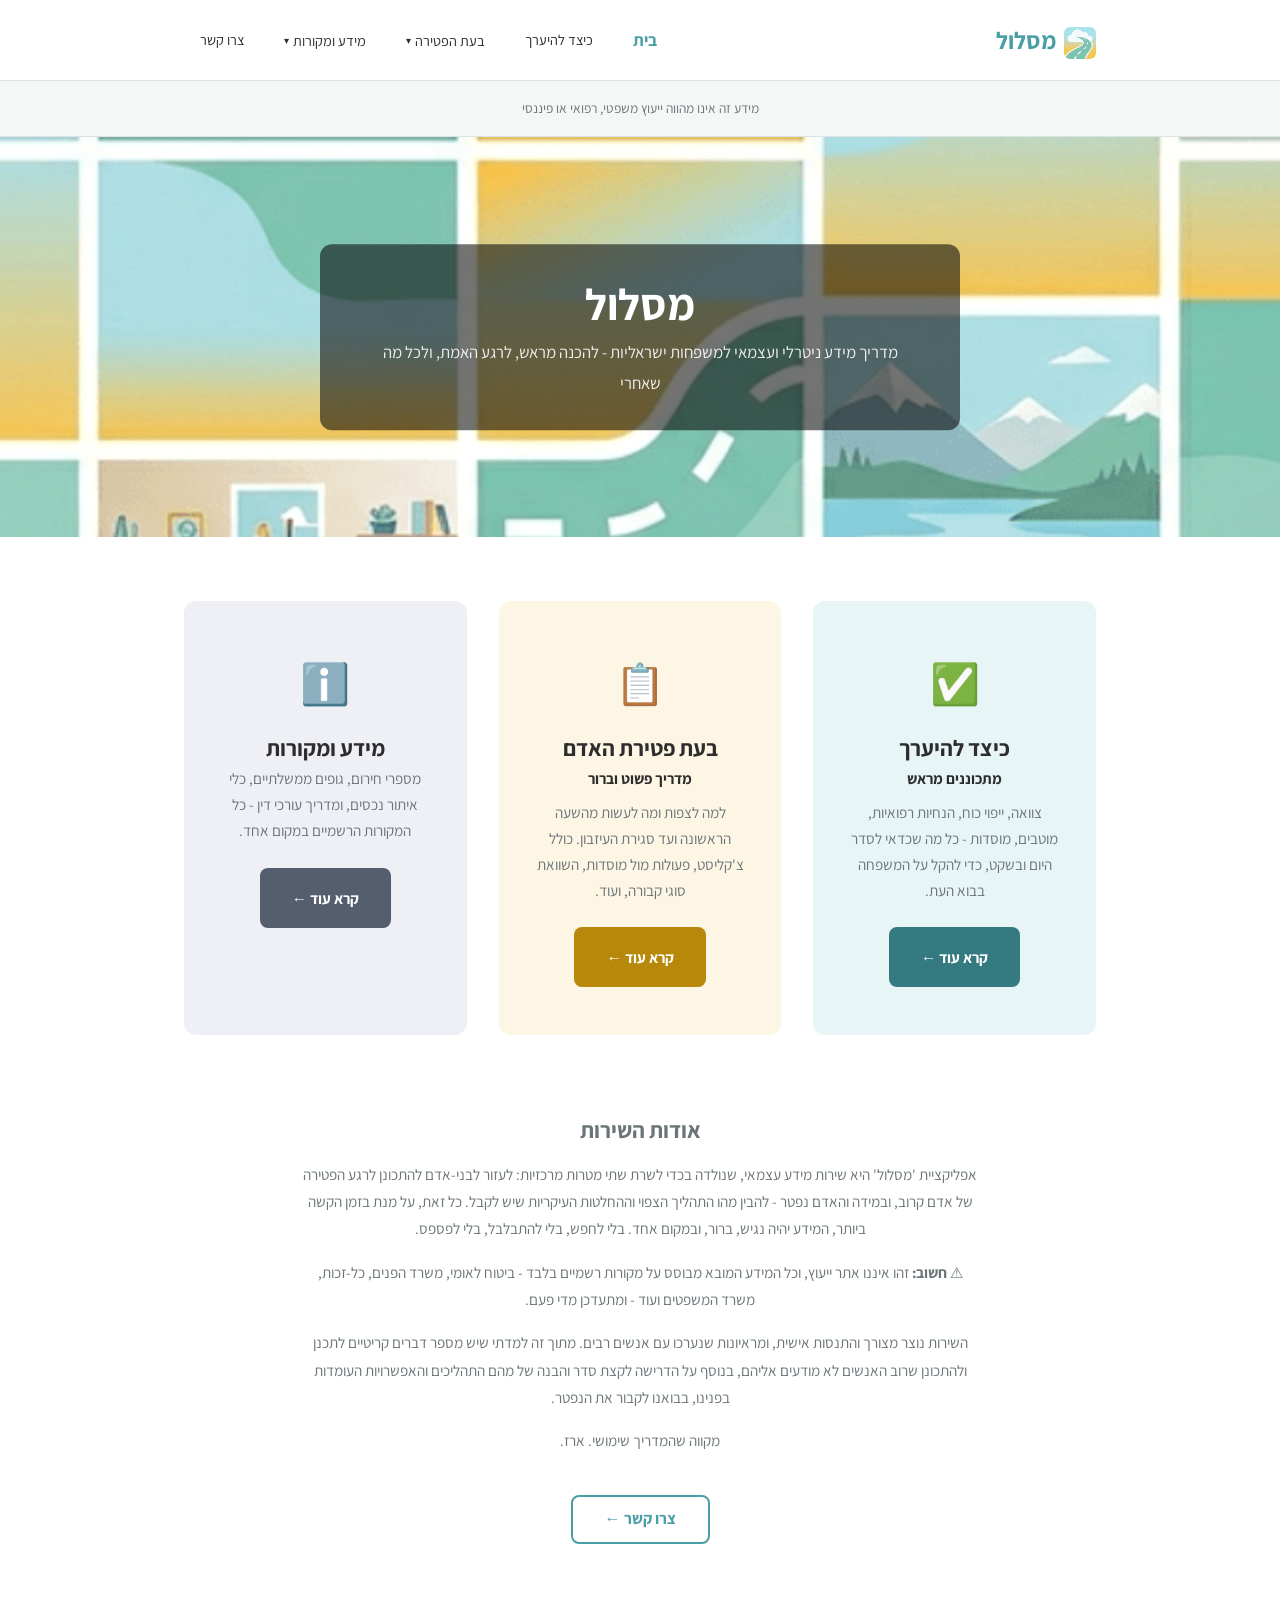
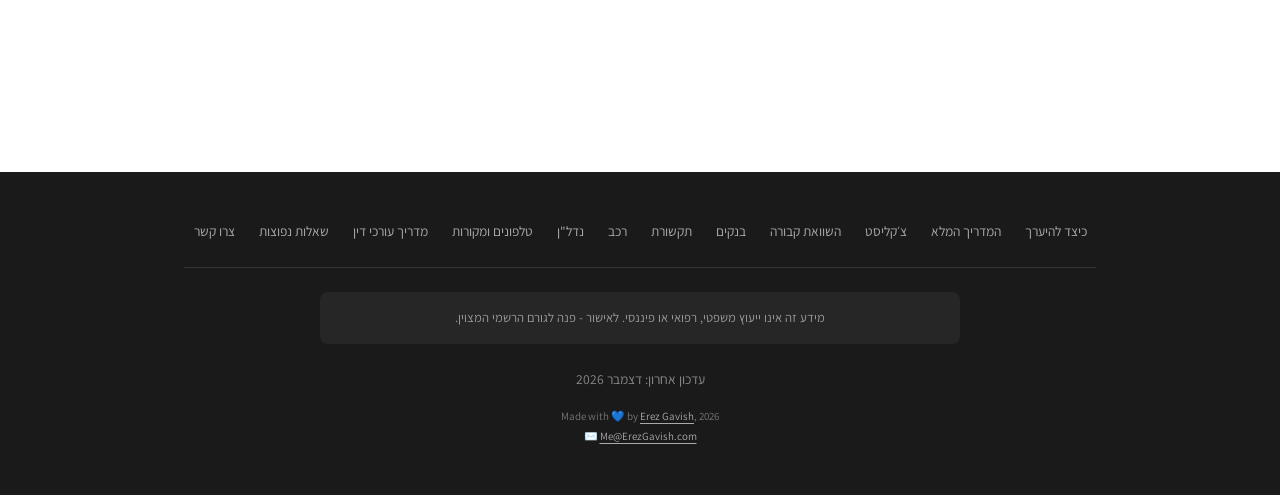
<file: index.html>
<!DOCTYPE html>
<html lang="he" dir="rtl">
<head>
  <meta charset="UTF-8">
  <meta name="viewport" content="width=device-width, initial-scale=1.0">
  <title>מסלול – מדריך פטירה וקבורה בישראל | מסלול</title>
  <meta name="description" content="מדריך מידע ניטרלי ועצמאי לפטירה, קבורה וטיפול בעיזבון בישראל – מהשעה הראשונה ועד סגירת הירושה">
  <meta name="keywords" content="פטירה, קבורה, עיזבון, ירושה, ביטוח לאומי, חברה קדישא, קבורה אזרחית, ישראל">
  <link rel="canonical" href="https://erzog1.github.io/maslul/">
  <meta property="og:title" content="מסלול – מדריך פטירה וקבורה בישראל | מסלול">
  <meta property="og:description" content="מדריך מידע ניטרלי ועצמאי לפטירה, קבורה וטיפול בעיזבון בישראל – מהשעה הראשונה ועד סגירת הירושה">
  <meta property="og:url" content="https://erzog1.github.io/maslul/">
  <meta property="og:type" content="website">
  <meta property="og:locale" content="he_IL">
  <meta name="robots" content="index, follow">
  <link rel="preconnect" href="https://fonts.googleapis.com">
  <link rel="preconnect" href="https://fonts.gstatic.com" crossorigin>
  <link href="https://fonts.googleapis.com/css2?family=Assistant:wght@300;400;700&display=swap" rel="stylesheet">
  <link rel="stylesheet" href="css/style.css">
<!-- Google tag (gtag.js) -->
  <script async src="https://www.googletagmanager.com/gtag/js?id=G-9X5LZYEQ0G"></script>
  <script>
    window.dataLayer = window.dataLayer || [];
    function gtag(){dataLayer.push(arguments);}
    gtag('js', new Date());
    gtag('config', 'G-9X5LZYEQ0G');
  </script>
  <script type="application/ld+json">
  {
    "@context": "https://schema.org",
    "@type": "WebSite",
    "name": "מסלול",
    "url": "https://erzog1.github.io/maslul/",
    "description": "מדריך מידע ניטרלי ועצמאי לתהליך הקבורה ולטיפול בעיזבון בישראל",
    "inLanguage": "he",
    "author": {
      "@type": "Person",
      "name": "Erez Gavish",
      "url": "https://www.erezgavish.com"
    }
  }
  </script>
</head>
<body>

  <!-- Header -->
  <header class="site-header">
    <div class="container">
      <a href="index.html" class="site-logo"><img src="images/logo.png" alt="">מסלול</a>
      <button class="nav-toggle" aria-label="פתח תפריט ניווט" aria-expanded="false">
        <svg viewBox="0 0 24 24" fill="none" stroke="currentColor" stroke-width="2" stroke-linecap="round">
          <line x1="3" y1="6" x2="21" y2="6"/>
          <line x1="3" y1="12" x2="21" y2="12"/>
          <line x1="3" y1="18" x2="21" y2="18"/>
        </svg>
      </button>
      <nav class="main-nav" aria-label="ניווט ראשי">
        <ul>
          <li><a href="index.html" aria-current="page">בית</a></li>
          <li><a href="preparation.html">כיצד להיערך</a></li>
          <li class="nav-group">
            <button class="nav-group-label" aria-expanded="false">בעת הפטירה <span class="arrow" aria-hidden="true">▾</span></button>
            <ul class="nav-dropdown">
              <li><a href="maslul-ptira.html">המדריך המלא</a></li>
              <li><a href="checklist.html">צ׳קליסט</a></li>
              <li><a href="hashvaah.html">השוואת קבורה</a></li>
              <li><a href="banks.html">בנקים</a></li>
              <li><a href="telecom.html">תקשורת</a></li>
              <li><a href="vehicle.html">רכב</a></li>
              <li><a href="realestate.html">נדל"ן</a></li>
              <li><a href="faq.html">שאלות נפוצות</a></li>
            </ul>
          </li>
          <li class="nav-group">
            <button class="nav-group-label" aria-expanded="false">מידע ומקורות <span class="arrow" aria-hidden="true">▾</span></button>
            <ul class="nav-dropdown">
              <li><a href="mekorot.html">טלפונים ומקורות</a></li>
              <li><a href="lawyer-guide.html">מדריך עורכי דין</a></li>
            </ul>
          </li>
        <li><a href="contact.html">צרו קשר</a></li>
        </ul>
      </nav>
    </div>
  </header>

  <!-- Disclaimer Banner -->
  <div class="disclaimer-banner">
    מידע זה אינו מהווה ייעוץ משפטי, רפואי או פיננסי
  </div>

  <main>
    <!-- Hero with Banner Image -->
    <section class="hero" style="background-image: url('images/hero-banner.png');">
      <div class="hero-overlay">
        <h1>מסלול</h1>
        <p class="subtitle">מדריך מידע ניטרלי ועצמאי למשפחות ישראליות - להכנה מראש, לרגע האמת, ולכל מה שאחרי</p>
      </div>
    </section>

    <!-- Three Pillars -->
    <section style="padding: var(--space-3xl) 0 var(--space-2xl);">
      <div class="container">
        <div class="pillars-grid">

          <!-- Pillar 1: Preparation -->
          <a href="preparation.html" class="pillar-card pillar-card--prep">
            <div class="pillar-icon">✅</div>
            <h2>כיצד להיערך</h2>
            <p class="pillar-subtitle"><strong>מתכוננים מראש</strong></p>
            <p>צוואה, ייפוי כוח, הנחיות רפואיות, מוטבים, מוסדות - כל מה שכדאי לסדר היום ובשקט, כדי להקל על המשפחה בבוא העת.</p>
            <span class="pillar-cta">קרא עוד ←</span>
          </a>

          <!-- Pillar 2: When It Happens -->
          <a href="maslul-ptira.html" class="pillar-card pillar-card--now">
            <div class="pillar-icon">📋</div>
            <h2>בעת פטירת האדם</h2>
            <p class="pillar-subtitle"><strong>מדריך פשוט וברור</strong></p>
            <p>למה לצפות ומה לעשות מהשעה הראשונה ועד סגירת העיזבון. כולל צ'קליסט, פעולות מול מוסדות, השוואת סוגי קבורה, ועוד.</p>
            <span class="pillar-cta">קרא עוד ←</span>
          </a>

          <!-- Pillar 3: Info & Sources -->
          <a href="mekorot.html" class="pillar-card pillar-card--info">
            <div class="pillar-icon">ℹ️</div>
            <h2>מידע ומקורות</h2>
            <p>מספרי חירום, גופים ממשלתיים, כלי איתור נכסים, ומדריך עורכי דין - כל המקורות הרשמיים במקום אחד.</p>
            <span class="pillar-cta">קרא עוד ←</span>
          </a>

        </div>

        <!-- About Section -->
        <div class="about-section" style="margin-top: clamp(2rem, 8vw, 80px); margin-bottom: clamp(2rem, 8vw, 80px);">
          <h2 style="font-size: 1.4rem; margin-bottom: var(--space-md);">אודות השירות</h2>
          <p>אפליקציית 'מסלול' היא שירות מידע עצמאי, שנולדה בכדי לשרת שתי מטרות מרכזיות: לעזור לבני-אדם להתכונן לרגע הפטירה של אדם קרוב, ובמידה והאדם נפטר - להבין מהו התהליך הצפוי וההחלטות העיקריות שיש לקבל. כל זאת, על מנת בזמן הקשה ביותר, המידע יהיה נגיש, ברור, ובמקום אחד. בלי לחפש, בלי להתבלבל, בלי לפספס.</p>
          <p>⚠ <strong>חשוב:</strong> זהו איננו אתר ייעוץ, וכל המידע המובא מבוסס על מקורות רשמיים בלבד - ביטוח לאומי, משרד הפנים, כל-זכות, משרד המשפטים ועוד - ומתעדכן מדי פעם.</p>
          <p>השירות נוצר מצורך והתנסות אישית, ומראיונות שנערכו עם אנשים רבים. מתוך זה למדתי שיש מספר דברים קריטיים לתכנן ולהתכונן שרוב האנשים לא מודעים אליהם, בנוסף על הדרישה לקצת סדר והבנה של מהם התהליכים והאפשרויות העומדות בפנינו, בבואנו לקבור את הנפטר.</p>
          <p style="margin-top: var(--space-md);">מקווה שהמדריך שימושי. ארז.</p>
          <a href="contact.html" class="btn btn--contact">צרו קשר ←</a>
        </div>
      </div>

    </section>
  </main>

  <!-- Footer -->
  <footer class="site-footer">
    <div class="container">
      <div class="footer-links">
        <a href="preparation.html">כיצד להיערך</a>
        <a href="maslul-ptira.html">המדריך המלא</a>
        <a href="checklist.html">צ׳קליסט</a>
        <a href="hashvaah.html">השוואת קבורה</a>
        <a href="banks.html">בנקים</a>
        <a href="telecom.html">תקשורת</a>
        <a href="vehicle.html">רכב</a>
        <a href="realestate.html">נדל"ן</a>
        <a href="mekorot.html">טלפונים ומקורות</a>
        <a href="lawyer-guide.html">מדריך עורכי דין</a>
        <a href="faq.html">שאלות נפוצות</a>
        <a href="contact.html">צרו קשר</a>
      </div>
      <p class="disclaimer">מידע זה אינו ייעוץ משפטי, רפואי או פיננסי. לאישור - פנה לגורם הרשמי המצוין.</p>
      <p class="footer-meta">עדכון אחרון: <span class="dynamic-date">מרץ 2026</span></p>
      <p class="footer-credit">Made with &#x1F499; by <a href="https://www.erezgavish.com" target="_blank" rel="noopener">Erez Gavish</a>, 2026<br>&#x2709;&#xFE0F; <a href="contact.html">Me@ErezGavish.com</a></p>
    </div>
  </footer>

  <script src="js/main.js"></script>
</body>
</html>
</file>
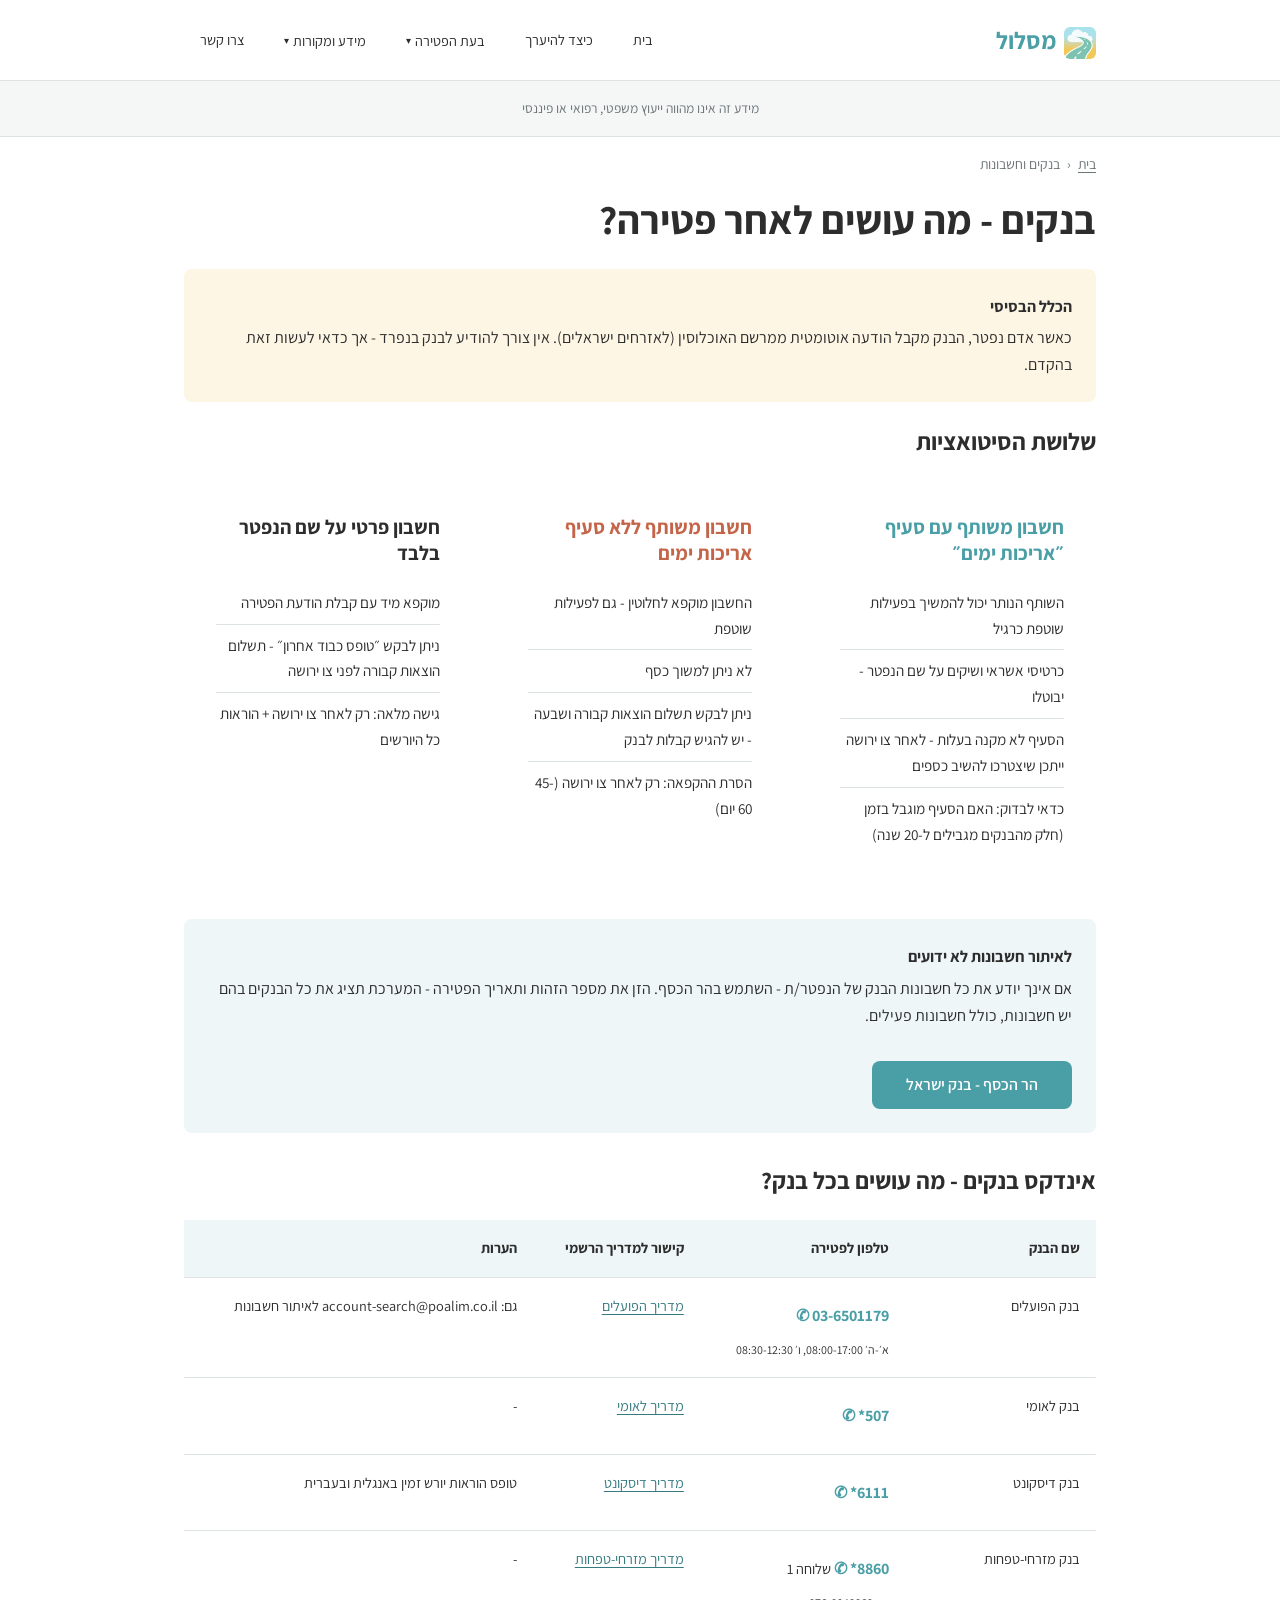
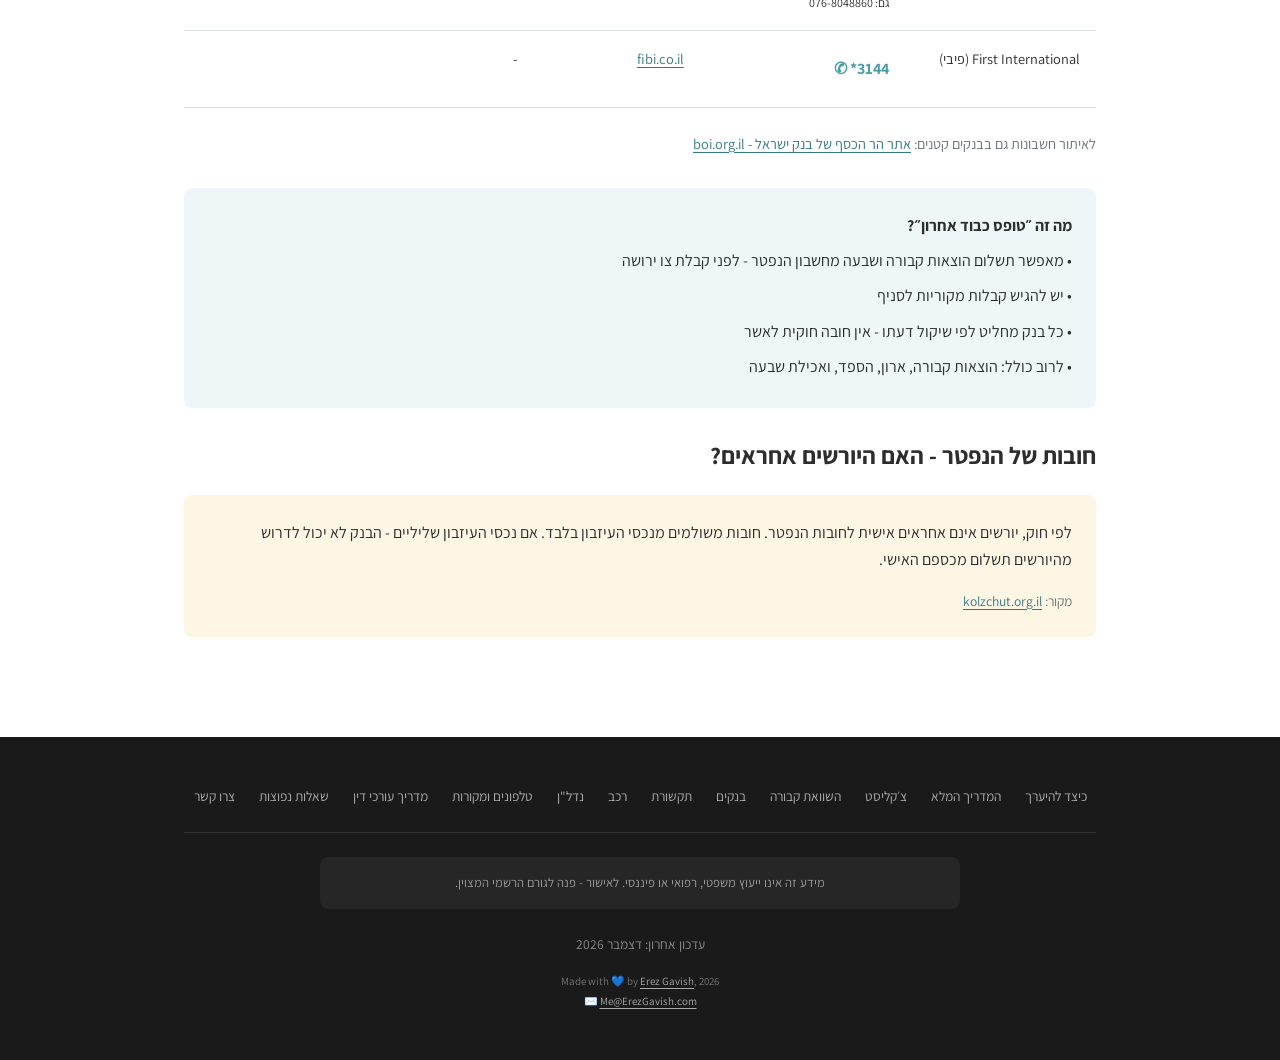
<file: banks.html>
<!DOCTYPE html>
<html lang="he" dir="rtl">
<head>
  <meta charset="UTF-8">
  <meta name="viewport" content="width=device-width, initial-scale=1.0">
  <title>מה לעשות עם חשבון בנק לאחר פטירה | מסלול</title>
  <meta name="description" content="מדריך מלא: איך מודיעים לבנק על פטירה, מה קורה לחשבון ואיך מממשים חסכונות וניירות ערך של נפטר">
  <meta name="keywords" content="חשבון בנק נפטר, פטירה בנק, ירושה חשבון בנק, ניירות ערך נפטר, חסכונות">
  <link rel="canonical" href="https://erzog1.github.io/maslul/banks.html">
  <meta property="og:title" content="מה לעשות עם חשבון בנק לאחר פטירה | מסלול">
  <meta property="og:description" content="מדריך מלא: איך מודיעים לבנק על פטירה, מה קורה לחשבון ואיך מממשים חסכונות וניירות ערך של נפטר">
  <meta property="og:url" content="https://erzog1.github.io/maslul/banks.html">
  <meta property="og:type" content="website">
  <meta property="og:locale" content="he_IL">
  <meta name="robots" content="index, follow">
  <link rel="preconnect" href="https://fonts.googleapis.com">
  <link rel="preconnect" href="https://fonts.gstatic.com" crossorigin>
  <link href="https://fonts.googleapis.com/css2?family=Assistant:wght@300;400;700&display=swap" rel="stylesheet">
  <link rel="stylesheet" href="css/style.css">
<!-- Google tag (gtag.js) -->
  <script async src="https://www.googletagmanager.com/gtag/js?id=G-9X5LZYEQ0G"></script>
  <script>
    window.dataLayer = window.dataLayer || [];
    function gtag(){dataLayer.push(arguments);}
    gtag('js', new Date());
    gtag('config', 'G-9X5LZYEQ0G');
  </script>
</head>
<body>

  <!-- Header -->
  <header class="site-header">
    <div class="container">
      <a href="index.html" class="site-logo"><img src="images/logo.png" alt="">מסלול</a>
      <button class="nav-toggle" aria-label="פתח תפריט ניווט" aria-expanded="false">
        <svg viewBox="0 0 24 24" fill="none" stroke="currentColor" stroke-width="2" stroke-linecap="round">
          <line x1="3" y1="6" x2="21" y2="6"/>
          <line x1="3" y1="12" x2="21" y2="12"/>
          <line x1="3" y1="18" x2="21" y2="18"/>
        </svg>
      </button>
      <nav class="main-nav" aria-label="ניווט ראשי">
        <ul>
          <li><a href="index.html">בית</a></li>
          <li><a href="preparation.html">כיצד להיערך</a></li>
          <li class="nav-group">
            <button class="nav-group-label" aria-expanded="false">בעת הפטירה <span class="arrow" aria-hidden="true">▾</span></button>
            <ul class="nav-dropdown">
              <li><a href="maslul-ptira.html">המדריך המלא</a></li>
              <li><a href="checklist.html">צ׳קליסט</a></li>
              <li><a href="hashvaah.html">השוואת קבורה</a></li>
              <li><a href="banks.html" aria-current="page">בנקים</a></li>
              <li><a href="telecom.html">תקשורת</a></li>
              <li><a href="vehicle.html">רכב</a></li>
              <li><a href="realestate.html">נדל"ן</a></li>
              <li><a href="faq.html">שאלות נפוצות</a></li>
            </ul>
          </li>
          <li class="nav-group">
            <button class="nav-group-label" aria-expanded="false">מידע ומקורות <span class="arrow" aria-hidden="true">▾</span></button>
            <ul class="nav-dropdown">
              <li><a href="mekorot.html">טלפונים ומקורות</a></li>
              <li><a href="lawyer-guide.html">מדריך עורכי דין</a></li>
            </ul>
          </li>
        <li><a href="contact.html">צרו קשר</a></li>
        </ul>
      </nav>
    </div>
  </header>

  <!-- Disclaimer Banner -->
  <div class="disclaimer-banner">
    מידע זה אינו מהווה ייעוץ משפטי, רפואי או פיננסי
  </div>

  <main>
    <div class="container">

      <!-- Breadcrumb -->
      <nav class="breadcrumb" aria-label="מיקום באתר">
        <a href="index.html">בית</a>
        <span>‹</span>
        בנקים וחשבונות
      </nav>

      <h1>בנקים - מה עושים לאחר פטירה?</h1>

      <!-- Section A: Basic Rule -->
      <div class="callout callout--warning">
        <strong>הכלל הבסיסי</strong>
        <p>כאשר אדם נפטר, הבנק מקבל הודעה אוטומטית ממרשם האוכלוסין (לאזרחים ישראלים). אין צורך להודיע לבנק בנפרד - אך כדאי לעשות זאת בהקדם.</p>
      </div>

      <!-- Section B: Three Situations -->
      <h2>שלושת הסיטואציות</h2>
      <div class="info-cards-grid">

        <div class="info-card info-card--green">
          <h3>חשבון משותף עם סעיף ״אריכות ימים״</h3>
          <ul>
            <li>השותף הנותר יכול להמשיך בפעילות שוטפת כרגיל</li>
            <li>כרטיסי אשראי ושיקים על שם הנפטר - יבוטלו</li>
            <li>הסעיף לא מקנה בעלות - לאחר צו ירושה ייתכן שיצטרכו להשיב כספים</li>
            <li>כדאי לבדוק: האם הסעיף מוגבל בזמן (חלק מהבנקים מגבילים ל-20 שנה)</li>
          </ul>
        </div>

        <div class="info-card info-card--red">
          <h3>חשבון משותף ללא סעיף אריכות ימים</h3>
          <ul>
            <li>החשבון מוקפא לחלוטין - גם לפעילות שוטפת</li>
            <li>לא ניתן למשוך כסף</li>
            <li>ניתן לבקש תשלום הוצאות קבורה ושבעה - יש להגיש קבלות לבנק</li>
            <li>הסרת ההקפאה: רק לאחר צו ירושה (45-60 יום)</li>
          </ul>
        </div>

        <div class="info-card info-card--default">
          <h3>חשבון פרטי על שם הנפטר בלבד</h3>
          <ul>
            <li>מוקפא מיד עם קבלת הודעת הפטירה</li>
            <li>ניתן לבקש ״טופס כבוד אחרון״ - תשלום הוצאות קבורה לפני צו ירושה</li>
            <li>גישה מלאה: רק לאחר צו ירושה + הוראות כל היורשים</li>
          </ul>
        </div>

      </div>

      <!-- Section C: Har HaKesef -->
      <div class="callout callout--info mt-xl">
        <strong>לאיתור חשבונות לא ידועים</strong>
        <p>אם אינך יודע את כל חשבונות הבנק של הנפטר/ת - השתמש בהר הכסף. הזן את מספר הזהות ותאריך הפטירה - המערכת תציג את כל הבנקים בהם יש חשבונות, כולל חשבונות פעילים.</p>
        <a href="https://boi.org.il/he/BankingSupervision/HarHakesef" target="_blank" rel="noopener" class="btn btn--primary mt-md">הר הכסף - בנק ישראל</a>
      </div>

      <!-- Section D: Bank Index -->
      <h2 class="mt-xl">אינדקס בנקים - מה עושים בכל בנק?</h2>
      <div class="table-wrapper">
        <table class="data-table">
          <thead>
            <tr>
              <th scope="col">שם הבנק</th>
              <th scope="col">טלפון לפטירה</th>
              <th scope="col">קישור למדריך הרשמי</th>
              <th scope="col">הערות</th>
            </tr>
          </thead>
          <tbody>
            <tr>
              <td>בנק הפועלים</td>
              <td><span class="phone-display" style="font-size:1rem">✆ 03-6501179</span><br><small>א׳-ה׳ 08:00-17:00, ו׳ 08:30-12:30</small></td>
              <td><a href="https://www.bankhapoalim.co.il/he/moments-of-life/financial-steps-after-family-member-passed-away" target="_blank" rel="noopener">מדריך הפועלים</a></td>
              <td>גם: account-search@poalim.co.il לאיתור חשבונות</td>
            </tr>
            <tr>
              <td>בנק לאומי</td>
              <td><span class="phone-display" style="font-size:1rem">✆ *507</span></td>
              <td><a href="https://www.leumi.co.il/he/Articles/deceased" target="_blank" rel="noopener">מדריך לאומי</a></td>
              <td>-</td>
            </tr>
            <tr>
              <td>בנק דיסקונט</td>
              <td><span class="phone-display" style="font-size:1rem">✆ *6111</span></td>
              <td><a href="https://www.discountbank.co.il/private/general-information/deceased_account/" target="_blank" rel="noopener">מדריך דיסקונט</a></td>
              <td>טופס הוראות יורש זמין באנגלית ובעברית</td>
            </tr>
            <tr>
              <td>בנק מזרחי-טפחות</td>
              <td><span class="phone-display" style="font-size:1rem">✆ *8860</span> שלוחה 1<br><small>גם: 076-8048860</small></td>
              <td><a href="https://www.mizrahi-tefahot.co.il/about-mizrahi-tefahot-he/support-financial-escort-loss-relative/deceased-owner-account/" target="_blank" rel="noopener">מדריך מזרחי-טפחות</a></td>
              <td>-</td>
            </tr>
            <tr>
              <td>First International (פיבי)</td>
              <td><span class="phone-display" style="font-size:1rem">✆ *3144</span></td>
              <td><a href="https://www.fibi.co.il" target="_blank" rel="noopener">fibi.co.il</a></td>
              <td>-</td>
            </tr>
          </tbody>
        </table>
      </div>
      <p class="text-muted" style="font-size:0.9rem;">לאיתור חשבונות גם בבנקים קטנים: <a href="https://boi.org.il/he/BankingSupervision/HarHakesef" target="_blank" rel="noopener">אתר הר הכסף של בנק ישראל - boi.org.il</a></p>

      <!-- Section E: Kavod Acharon -->
      <div class="callout callout--info mt-xl">
        <strong>מה זה ״טופס כבוד אחרון״?</strong>
        <ul style="list-style:none; padding:0; margin:0;">
          <li style="padding:0.25rem 0;">• מאפשר תשלום הוצאות קבורה ושבעה מחשבון הנפטר - לפני קבלת צו ירושה</li>
          <li style="padding:0.25rem 0;">• יש להגיש קבלות מקוריות לסניף</li>
          <li style="padding:0.25rem 0;">• כל בנק מחליט לפי שיקול דעתו - אין חובה חוקית לאשר</li>
          <li style="padding:0.25rem 0;">• לרוב כולל: הוצאות קבורה, ארון, הספד, ואכילת שבעה</li>
        </ul>
      </div>

      <!-- Section F: Debts -->
      <h2 class="mt-xl">חובות של הנפטר - האם היורשים אחראים?</h2>
      <div class="callout callout--warning">
        <p>לפי חוק, יורשים אינם אחראים אישית לחובות הנפטר. חובות משולמים מנכסי העיזבון בלבד. אם נכסי העיזבון שליליים - הבנק לא יכול לדרוש מהיורשים תשלום מכספם האישי.</p>
        <p class="text-muted" style="font-size:0.85rem; margin-bottom:0;">מקור: <a href="https://www.kolzchut.org.il" target="_blank" rel="noopener">kolzchut.org.il</a></p>
      </div>

    </div>
  </main>

  <!-- Footer -->
  <footer class="site-footer">
    <div class="container">
      <div class="footer-links">
        <a href="preparation.html">כיצד להיערך</a>
        <a href="maslul-ptira.html">המדריך המלא</a>
        <a href="checklist.html">צ׳קליסט</a>
        <a href="hashvaah.html">השוואת קבורה</a>
        <a href="banks.html">בנקים</a>
        <a href="telecom.html">תקשורת</a>
        <a href="vehicle.html">רכב</a>
        <a href="realestate.html">נדל"ן</a>
        <a href="mekorot.html">טלפונים ומקורות</a>
        <a href="lawyer-guide.html">מדריך עורכי דין</a>
        <a href="faq.html">שאלות נפוצות</a>
        <a href="contact.html">צרו קשר</a>
      </div>
      <p class="disclaimer">מידע זה אינו ייעוץ משפטי, רפואי או פיננסי. לאישור - פנה לגורם הרשמי המצוין.</p>
      <p class="footer-meta">עדכון אחרון: <span class="dynamic-date">מרץ 2026</span></p>
      <p class="footer-credit">Made with &#x1F499; by <a href="https://www.erezgavish.com" target="_blank" rel="noopener">Erez Gavish</a>, 2026<br>&#x2709;&#xFE0F; <a href="contact.html">Me@ErezGavish.com</a></p>
    </div>
  </footer>

  <script src="js/main.js"></script>
</body>
</html>
</file>
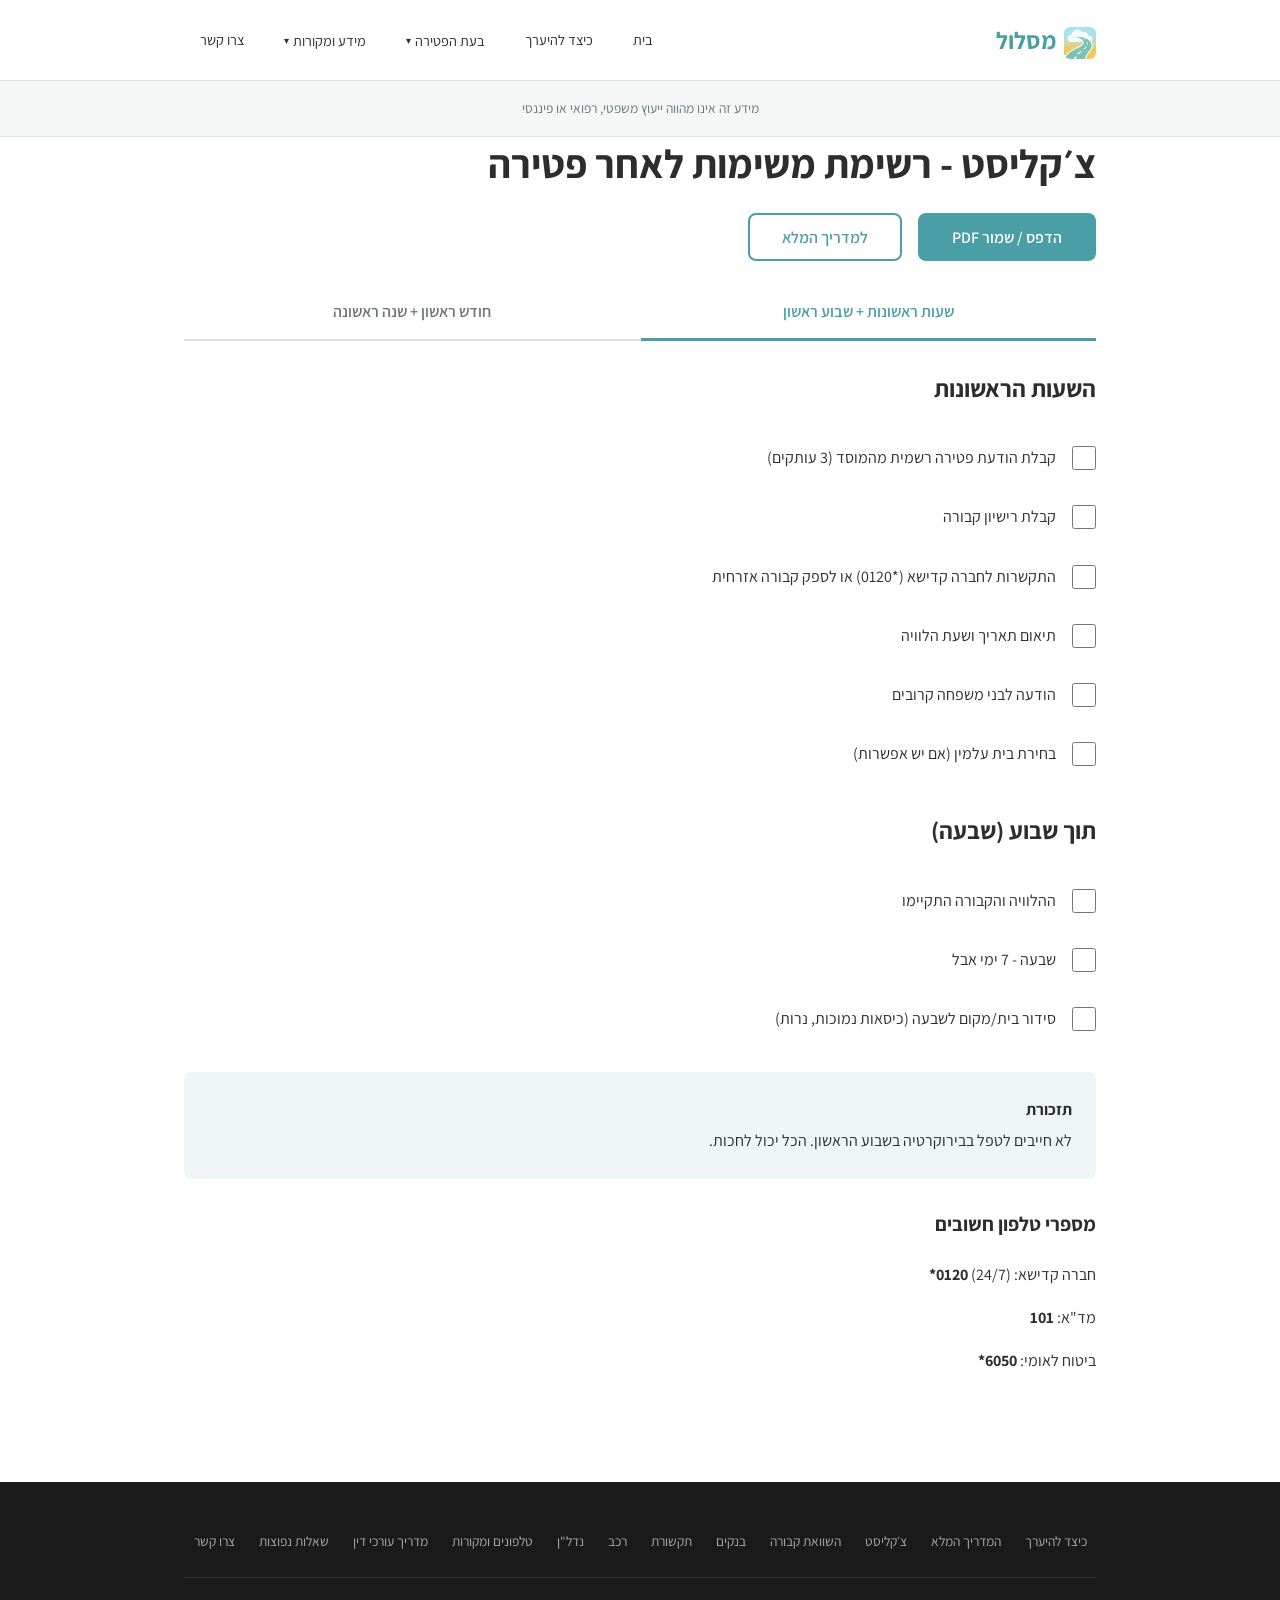
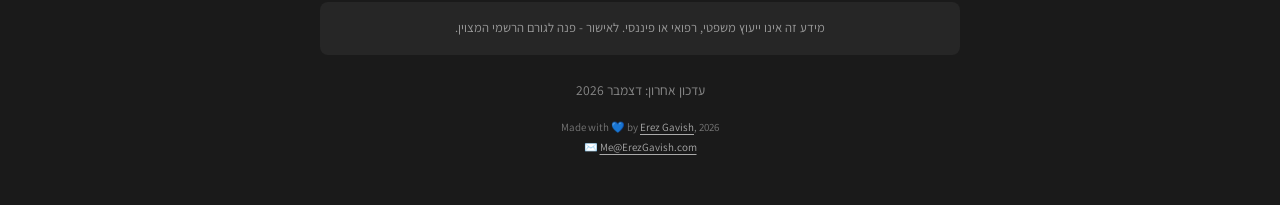
<file: checklist.html>
<!DOCTYPE html>
<html lang="he" dir="rtl">
<head>
  <meta charset="UTF-8">
  <meta name="viewport" content="width=device-width, initial-scale=1.0">
  <title>צ'קליסט פטירה – כל הפעולות הנדרשות | מסלול</title>
  <meta name="description" content="רשימת פעולות מלאה לאחר פטירת אדם קרוב בישראל – מהלוויה ועד סגירת חשבונות ועיזבון">
  <meta name="keywords" content="צ'קליסט פטירה, רשימת פעולות, לאחר פטירה, סגירת חשבונות, עיזבון">
  <link rel="canonical" href="https://erzog1.github.io/maslul/checklist.html">
  <meta property="og:title" content="צ'קליסט פטירה – כל הפעולות הנדרשות | מסלול">
  <meta property="og:description" content="רשימת פעולות מלאה לאחר פטירת אדם קרוב בישראל – מהלוויה ועד סגירת חשבונות ועיזבון">
  <meta property="og:url" content="https://erzog1.github.io/maslul/checklist.html">
  <meta property="og:type" content="website">
  <meta property="og:locale" content="he_IL">
  <meta name="robots" content="index, follow">
  <link rel="preconnect" href="https://fonts.googleapis.com">
  <link rel="preconnect" href="https://fonts.gstatic.com" crossorigin>
  <link href="https://fonts.googleapis.com/css2?family=Assistant:wght@300;400;700&display=swap" rel="stylesheet">
  <link rel="stylesheet" href="css/style.css">
  <link rel="stylesheet" href="css/print.css">
<!-- Google tag (gtag.js) -->
  <script async src="https://www.googletagmanager.com/gtag/js?id=G-9X5LZYEQ0G"></script>
  <script>
    window.dataLayer = window.dataLayer || [];
    function gtag(){dataLayer.push(arguments);}
    gtag('js', new Date());
    gtag('config', 'G-9X5LZYEQ0G');
  </script>
</head>
<body>

  <!-- Header -->
  <header class="site-header">
    <div class="container">
      <a href="index.html" class="site-logo"><img src="images/logo.png" alt="">מסלול</a>
      <button class="nav-toggle" aria-label="פתח תפריט ניווט" aria-expanded="false">
        <svg viewBox="0 0 24 24" fill="none" stroke="currentColor" stroke-width="2" stroke-linecap="round">
          <line x1="3" y1="6" x2="21" y2="6"/>
          <line x1="3" y1="12" x2="21" y2="12"/>
          <line x1="3" y1="18" x2="21" y2="18"/>
        </svg>
      </button>
      <nav class="main-nav" aria-label="ניווט ראשי">
        <ul>
          <li><a href="index.html">בית</a></li>
          <li><a href="preparation.html">כיצד להיערך</a></li>
          <li class="nav-group">
            <button class="nav-group-label" aria-expanded="false">בעת הפטירה <span class="arrow" aria-hidden="true">▾</span></button>
            <ul class="nav-dropdown">
              <li><a href="maslul-ptira.html">המדריך המלא</a></li>
              <li><a href="checklist.html" aria-current="page">צ׳קליסט</a></li>
              <li><a href="hashvaah.html">השוואת קבורה</a></li>
              <li><a href="banks.html">בנקים</a></li>
              <li><a href="telecom.html">תקשורת</a></li>
              <li><a href="vehicle.html">רכב</a></li>
              <li><a href="realestate.html">נדל"ן</a></li>
              <li><a href="faq.html">שאלות נפוצות</a></li>
            </ul>
          </li>
          <li class="nav-group">
            <button class="nav-group-label" aria-expanded="false">מידע ומקורות <span class="arrow" aria-hidden="true">▾</span></button>
            <ul class="nav-dropdown">
              <li><a href="mekorot.html">טלפונים ומקורות</a></li>
              <li><a href="lawyer-guide.html">מדריך עורכי דין</a></li>
            </ul>
          </li>
        <li><a href="contact.html">צרו קשר</a></li>
        </ul>
      </nav>
    </div>
  </header>

  <!-- Disclaimer Banner -->
  <div class="disclaimer-banner">
    מידע זה אינו מהווה ייעוץ משפטי, רפואי או פיננסי
  </div>

  <main>
    <div class="container">

      <!-- Print-only elements -->
      <div class="print-title" style="display:none;">מסלול - צ׳קליסט לאחר פטירה</div>
      <div class="print-date" style="display:none;">עדכון: מרץ 2026</div>

      <h1>צ׳קליסט - רשימת משימות לאחר פטירה</h1>

      <div class="no-print mt-lg mb-lg" style="display:flex; gap:1rem; flex-wrap:wrap;">
        <button id="printBtn" class="btn btn--primary" aria-label="הדפס צ׳קליסט">הדפס / שמור PDF</button>
        <a href="maslul-ptira.html" class="btn btn--secondary">למדריך המלא</a>
      </div>

      <!-- Tabs -->
      <div class="tabs no-print" role="tablist" aria-label="בחירת תקופה">
        <button class="tab-btn is-active" data-tab="tab-first" role="tab" aria-selected="true" aria-controls="tab-first">שעות ראשונות + שבוע ראשון</button>
        <button class="tab-btn" data-tab="tab-month" role="tab" aria-selected="false" aria-controls="tab-month">חודש ראשון + שנה ראשונה</button>
      </div>

      <!-- Tab 1: First Hours + First Week -->
      <div class="tab-panel is-active" id="tab-first" role="tabpanel" data-print-title="שעות ראשונות + שבוע ראשון">

        <h2>השעות הראשונות</h2>
        <ul class="checklist">
          <li class="checklist-item">
            <input type="checkbox" id="p-1" aria-label="הודעת פטירה">
            <label for="p-1">קבלת הודעת פטירה רשמית מהמוסד (3 עותקים)</label>
          </li>
          <li class="checklist-item">
            <input type="checkbox" id="p-2" aria-label="רישיון קבורה">
            <label for="p-2">קבלת רישיון קבורה</label>
          </li>
          <li class="checklist-item">
            <input type="checkbox" id="p-3" aria-label="חברה קדישא">
            <label for="p-3">התקשרות לחברה קדישא (*0120) או לספק קבורה אזרחית</label>
          </li>
          <li class="checklist-item">
            <input type="checkbox" id="p-4" aria-label="תיאום הלוויה">
            <label for="p-4">תיאום תאריך ושעת הלוויה</label>
          </li>
          <li class="checklist-item">
            <input type="checkbox" id="p-5" aria-label="הודעה למשפחה">
            <label for="p-5">הודעה לבני משפחה קרובים</label>
          </li>
          <li class="checklist-item">
            <input type="checkbox" id="p-6" aria-label="בחירת בית עלמין">
            <label for="p-6">בחירת בית עלמין (אם יש אפשרות)</label>
          </li>
        </ul>

        <h2 class="mt-xl">תוך שבוע (שבעה)</h2>
        <ul class="checklist">
          <li class="checklist-item">
            <input type="checkbox" id="p-7" aria-label="הלוויה">
            <label for="p-7">ההלוויה והקבורה התקיימו</label>
          </li>
          <li class="checklist-item">
            <input type="checkbox" id="p-8" aria-label="שבעה">
            <label for="p-8">שבעה - 7 ימי אבל</label>
          </li>
          <li class="checklist-item">
            <input type="checkbox" id="p-9" aria-label="סידור בית">
            <label for="p-9">סידור בית/מקום לשבעה (כיסאות נמוכות, נרות)</label>
          </li>
        </ul>

        <div class="callout callout--info mt-lg">
          <strong>תזכורת</strong>
          <p>לא חייבים לטפל בבירוקרטיה בשבוע הראשון. הכל יכול לחכות.</p>
        </div>

        <!-- Phone Numbers for Print -->
        <div class="mt-xl">
          <h3>מספרי טלפון חשובים</h3>
          <ul style="list-style:none; padding:0;">
            <li style="padding: 0.5rem 0;">חברה קדישא: <strong style="direction:ltr; unicode-bidi:embed;">*0120</strong> (24/7)</li>
            <li style="padding: 0.5rem 0;">מד"א: <strong style="direction:ltr; unicode-bidi:embed;">101</strong></li>
            <li style="padding: 0.5rem 0;">ביטוח לאומי: <strong style="direction:ltr; unicode-bidi:embed;">*6050</strong></li>
          </ul>
        </div>
      </div>

      <!-- Tab 2: First Month + First Year -->
      <div class="tab-panel" id="tab-month" role="tabpanel" data-print-title="חודש ראשון + שנה ראשונה">

        <h2>תוך 30 יום</h2>
        <ul class="checklist">
          <li class="checklist-item">
            <input type="checkbox" id="p-10" aria-label="תעודת פטירה">
            <label for="p-10">הזמנת תעודת פטירה רשמית - <a href="https://www.gov.il/he/service/request-death-certificate" target="_blank" rel="noopener">gov.il</a></label>
          </li>
          <li class="checklist-item">
            <input type="checkbox" id="p-11" aria-label="קצבת שאירים">
            <label for="p-11">תביעת קצבת שאירים - <a href="https://www.btl.gov.il/benefits/Survivors/Pages/default.aspx" target="_blank" rel="noopener">ביטוח לאומי</a></label>
          </li>
          <li class="checklist-item">
            <input type="checkbox" id="p-12" aria-label="הר הביטוח">
            <label for="p-12">בדיקת פוליסות בהר הביטוח - <a href="https://harb.cma.gov.il" target="_blank" rel="noopener">harb.cma.gov.il</a></label>
          </li>
          <li class="checklist-item">
            <input type="checkbox" id="p-13" aria-label="בנקים">
            <label for="p-13">הודעה לבנקים על הפטירה</label>
          </li>
          <li class="checklist-item">
            <input type="checkbox" id="p-14" aria-label="ביטול שירותים">
            <label for="p-14">ביטול שירותים: חשמל, מים, טלפון, אינטרנט</label>
          </li>
          <li class="checklist-item">
            <input type="checkbox" id="p-15" aria-label="ביטול כרטיסי אשראי">
            <label for="p-15">ביטול כרטיסי אשראי</label>
          </li>
          <li class="checklist-item">
            <input type="checkbox" id="p-16" aria-label="קופת חולים">
            <label for="p-16">הודעה לקופת חולים</label>
          </li>
          <li class="checklist-item">
            <input type="checkbox" id="p-23" aria-label="ביטול תקשורת">
            <label for="p-23">ביטול מנויי תקשורת (סלקום, פרטנר, בזק, הוט, יס) - <a href="telecom.html">מדריך מפורט</a></label>
          </li>
          <li class="checklist-item">
            <input type="checkbox" id="p-24" aria-label="רכב">
            <label for="p-24">הסדרת רישיון רכב של הנפטר/ת - <a href="vehicle.html">מדריך מפורט</a></label>
          </li>
          <li class="checklist-item">
            <input type="checkbox" id="p-25" aria-label="נדל״ן">
            <label for="p-25">בדיקת נדל"ן/דירה שנכתבה בעיזבון - <a href="realestate.html">מדריך מפורט</a></label>
          </li>
          <li class="checklist-item">
            <input type="checkbox" id="p-26" aria-label="בנקים">
            <label for="p-26">פנייה לבנקים לפי הצורך - <a href="banks.html">אינדקס בנקים</a></label>
          </li>
        </ul>

        <h2 class="mt-xl">תוך שנה - עיזבון וירושה</h2>
        <ul class="checklist">
          <li class="checklist-item">
            <input type="checkbox" id="p-17" aria-label="צו ירושה">
            <label for="p-17">הגשת בקשה לצו ירושה / צו קיום צוואה - <a href="https://www.gov.il/he/service/request-for-inheritance-order" target="_blank" rel="noopener">gov.il</a></label>
          </li>
          <li class="checklist-item">
            <input type="checkbox" id="p-18" aria-label="טאבו">
            <label for="p-18">העברת מקרקעין (טאבו) - דורש צו ירושה</label>
          </li>
          <li class="checklist-item">
            <input type="checkbox" id="p-19" aria-label="ביטוח חיים">
            <label for="p-19">מימוש ביטוח חיים</label>
          </li>
          <li class="checklist-item">
            <input type="checkbox" id="p-20" aria-label="קרנות פנסיה">
            <label for="p-20">בדיקת קרנות פנסיה ופיצויי פיטורין</label>
          </li>
          <li class="checklist-item">
            <input type="checkbox" id="p-21" aria-label="מצבה">
            <label for="p-21">הקמת מצבה (בד"כ לאחר 11 חודש)</label>
          </li>
          <li class="checklist-item">
            <input type="checkbox" id="p-22" aria-label="מס הכנסה">
            <label for="p-22">סגירת תיק מס הכנסה - דו"ח סופי לשנת הפטירה</label>
          </li>
        </ul>

        <!-- Official Links for Print -->
        <div class="mt-xl">
          <h3>קישורים רשמיים</h3>
          <ul style="list-style:none; padding:0;">
            <li style="padding: 0.5rem 0;"><a href="https://www.gov.il" target="_blank" rel="noopener">gov.il</a> - שירותי ממשלה</li>
            <li style="padding: 0.5rem 0;"><a href="https://www.btl.gov.il" target="_blank" rel="noopener">btl.gov.il</a> - ביטוח לאומי</li>
            <li style="padding: 0.5rem 0;"><a href="https://harb.cma.gov.il" target="_blank" rel="noopener">harb.cma.gov.il</a> - הר הביטוח</li>
            <li style="padding: 0.5rem 0;"><a href="https://www.kolzchut.org.il" target="_blank" rel="noopener">kolzchut.org.il</a> - כל-זכות</li>
          </ul>
        </div>
      </div>

      <!-- Print Disclaimer -->
      <div class="print-disclaimer" style="display:none;">
        מידע זה אינו מהווה ייעוץ משפטי, רפואי או פיננסי · עדכון: מרץ 2026 · maslul.info
      </div>

    </div>
  </main>

  <!-- Footer -->
  <footer class="site-footer">
    <div class="container">
      <div class="footer-links">
        <a href="preparation.html">כיצד להיערך</a>
        <a href="maslul-ptira.html">המדריך המלא</a>
        <a href="checklist.html">צ׳קליסט</a>
        <a href="hashvaah.html">השוואת קבורה</a>
        <a href="banks.html">בנקים</a>
        <a href="telecom.html">תקשורת</a>
        <a href="vehicle.html">רכב</a>
        <a href="realestate.html">נדל"ן</a>
        <a href="mekorot.html">טלפונים ומקורות</a>
        <a href="lawyer-guide.html">מדריך עורכי דין</a>
        <a href="faq.html">שאלות נפוצות</a>
        <a href="contact.html">צרו קשר</a>
      </div>
      <p class="disclaimer">מידע זה אינו ייעוץ משפטי, רפואי או פיננסי. לאישור - פנה לגורם הרשמי המצוין.</p>
      <p class="footer-meta">עדכון אחרון: <span class="dynamic-date">מרץ 2026</span></p>
      <p class="footer-credit">Made with &#x1F499; by <a href="https://www.erezgavish.com" target="_blank" rel="noopener">Erez Gavish</a>, 2026<br>&#x2709;&#xFE0F; <a href="contact.html">Me@ErezGavish.com</a></p>
    </div>
  </footer>

  <script src="js/main.js"></script>
</body>
</html>
</file>
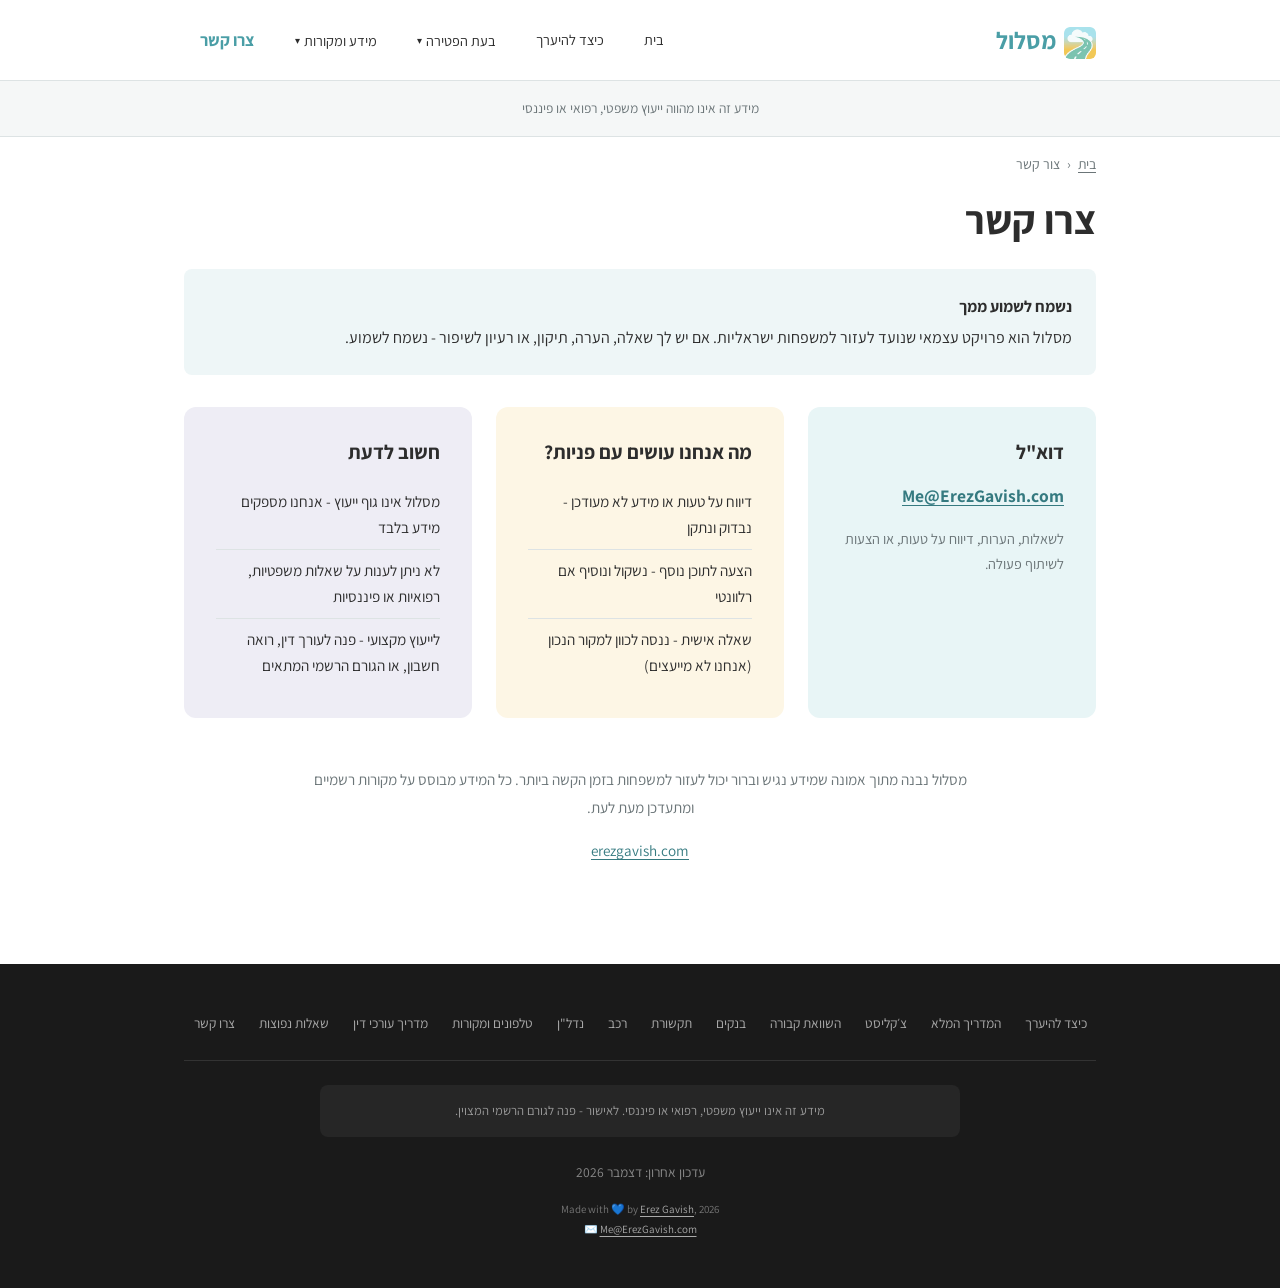
<file: contact.html>
<!DOCTYPE html>
<html lang="he" dir="rtl">
<head>
  <meta charset="UTF-8">
  <meta name="viewport" content="width=device-width, initial-scale=1.0">
  <title>צרו קשר – מסלול</title>
  <meta name="description" content="פנו אלינו עם שאלות, הערות או הצעות לשיפור מדריך מסלול">
  <meta name="keywords" content="מסלול צור קשר, פטירה מידע, מדריך קבורה ישראל">
  <link rel="canonical" href="https://erzog1.github.io/maslul/contact.html">
  <meta property="og:title" content="צרו קשר – מסלול">
  <meta property="og:description" content="פנו אלינו עם שאלות, הערות או הצעות לשיפור מדריך מסלול">
  <meta property="og:url" content="https://erzog1.github.io/maslul/contact.html">
  <meta property="og:type" content="website">
  <meta property="og:locale" content="he_IL">
  <meta name="robots" content="index, follow">
  <link rel="preconnect" href="https://fonts.googleapis.com">
  <link rel="preconnect" href="https://fonts.gstatic.com" crossorigin>
  <link href="https://fonts.googleapis.com/css2?family=Assistant:wght@300;400;700&display=swap" rel="stylesheet">
  <link rel="stylesheet" href="css/style.css">
<!-- Google tag (gtag.js) -->
  <script async src="https://www.googletagmanager.com/gtag/js?id=G-9X5LZYEQ0G"></script>
  <script>
    window.dataLayer = window.dataLayer || [];
    function gtag(){dataLayer.push(arguments);}
    gtag('js', new Date());
    gtag('config', 'G-9X5LZYEQ0G');
  </script>
</head>
<body>

  <!-- Header -->
  <header class="site-header">
    <div class="container">
      <a href="index.html" class="site-logo"><img src="images/logo.png" alt="">מסלול</a>
      <button class="nav-toggle" aria-label="פתח תפריט ניווט" aria-expanded="false">
        <svg viewBox="0 0 24 24" fill="none" stroke="currentColor" stroke-width="2" stroke-linecap="round">
          <line x1="3" y1="6" x2="21" y2="6"/>
          <line x1="3" y1="12" x2="21" y2="12"/>
          <line x1="3" y1="18" x2="21" y2="18"/>
        </svg>
      </button>
      <nav class="main-nav" aria-label="ניווט ראשי">
        <ul>
          <li><a href="index.html">בית</a></li>
          <li><a href="preparation.html">כיצד להיערך</a></li>
          <li class="nav-group">
            <button class="nav-group-label" aria-expanded="false">בעת הפטירה <span class="arrow" aria-hidden="true">▾</span></button>
            <ul class="nav-dropdown">
              <li><a href="maslul-ptira.html">המדריך המלא</a></li>
              <li><a href="checklist.html">צ׳קליסט</a></li>
              <li><a href="hashvaah.html">השוואת קבורה</a></li>
              <li><a href="banks.html">בנקים</a></li>
              <li><a href="telecom.html">תקשורת</a></li>
              <li><a href="vehicle.html">רכב</a></li>
              <li><a href="realestate.html">נדל"ן</a></li>
              <li><a href="faq.html">שאלות נפוצות</a></li>
            </ul>
          </li>
          <li class="nav-group">
            <button class="nav-group-label" aria-expanded="false">מידע ומקורות <span class="arrow" aria-hidden="true">▾</span></button>
            <ul class="nav-dropdown">
              <li><a href="mekorot.html">טלפונים ומקורות</a></li>
              <li><a href="lawyer-guide.html">מדריך עורכי דין</a></li>
            </ul>
          </li>
          <li><a href="contact.html" aria-current="page">צרו קשר</a></li>
        </ul>
      </nav>
    </div>
  </header>

  <!-- Disclaimer Banner -->
  <div class="disclaimer-banner">
    מידע זה אינו מהווה ייעוץ משפטי, רפואי או פיננסי
  </div>

  <main>
    <div class="container">

      <!-- Breadcrumb -->
      <nav class="breadcrumb" aria-label="מיקום באתר">
        <a href="index.html">בית</a>
        <span>‹</span>
        צור קשר
      </nav>

      <h1>צרו קשר</h1>

      <div class="callout callout--info">
        <strong>נשמח לשמוע ממך</strong>
        <p>מסלול הוא פרויקט עצמאי שנועד לעזור למשפחות ישראליות. אם יש לך שאלה, הערה, תיקון, או רעיון לשיפור - נשמח לשמוע.</p>
      </div>

      <div class="info-cards-grid" style="margin-top: var(--space-xl);">

        <div class="info-card" style="background: #E8F5F6; border-color: var(--color-primary);">
          <h3>דוא"ל</h3>
          <p style="font-size: 1.1rem; margin-top: var(--space-md);">
            <a href="mailto:Me@ErezGavish.com" style="font-weight: 700; font-size: 1.1rem;">Me@ErezGavish.com</a>
          </p>
          <p class="text-muted" style="font-size: 0.9rem;">לשאלות, הערות, דיווח על טעות, או הצעות לשיתוף פעולה.</p>
        </div>

        <div class="info-card" style="background: #FDF6E5; border-color: var(--color-accent);">
          <h3>מה אנחנו עושים עם פניות?</h3>
          <ul>
            <li>דיווח על טעות או מידע לא מעודכן - נבדוק ונתקן</li>
            <li>הצעה לתוכן נוסף - נשקול ונוסיף אם רלוונטי</li>
            <li>שאלה אישית - ננסה לכוון למקור הנכון (אנחנו לא מייעצים)</li>
          </ul>
        </div>

        <div class="info-card" style="background: #EEEDF5; border-color: #bbb8d0;">
          <h3>חשוב לדעת</h3>
          <ul>
            <li>מסלול אינו גוף ייעוץ - אנחנו מספקים מידע בלבד</li>
            <li>לא ניתן לענות על שאלות משפטיות, רפואיות או פיננסיות</li>
            <li>לייעוץ מקצועי - פנה לעורך דין, רואה חשבון, או הגורם הרשמי המתאים</li>
          </ul>
        </div>

      </div>

      <div class="about-section" style="margin-top: var(--space-2xl);">
        <p>מסלול נבנה מתוך אמונה שמידע נגיש וברור יכול לעזור למשפחות בזמן הקשה ביותר. כל המידע מבוסס על מקורות רשמיים ומתעדכן מעת לעת.</p>
        <p><a href="https://www.erezgavish.com" target="_blank" rel="noopener">erezgavish.com</a></p>
      </div>

    </div>
  </main>

  <!-- Footer -->
  <footer class="site-footer">
    <div class="container">
      <div class="footer-links">
        <a href="preparation.html">כיצד להיערך</a>
        <a href="maslul-ptira.html">המדריך המלא</a>
        <a href="checklist.html">צ׳קליסט</a>
        <a href="hashvaah.html">השוואת קבורה</a>
        <a href="banks.html">בנקים</a>
        <a href="telecom.html">תקשורת</a>
        <a href="vehicle.html">רכב</a>
        <a href="realestate.html">נדל"ן</a>
        <a href="mekorot.html">טלפונים ומקורות</a>
        <a href="lawyer-guide.html">מדריך עורכי דין</a>
        <a href="faq.html">שאלות נפוצות</a>
        <a href="contact.html">צרו קשר</a>
      </div>
      <p class="disclaimer">מידע זה אינו ייעוץ משפטי, רפואי או פיננסי. לאישור - פנה לגורם הרשמי המצוין.</p>
      <p class="footer-meta">עדכון אחרון: <span class="dynamic-date">מרץ 2026</span></p>
      <p class="footer-credit">Made with &#x1F499; by <a href="https://www.erezgavish.com" target="_blank" rel="noopener">Erez Gavish</a>, 2026<br>&#x2709;&#xFE0F; <a href="contact.html">Me@ErezGavish.com</a></p>
    </div>
  </footer>

  <script src="js/main.js"></script>
</body>
</html>
</file>
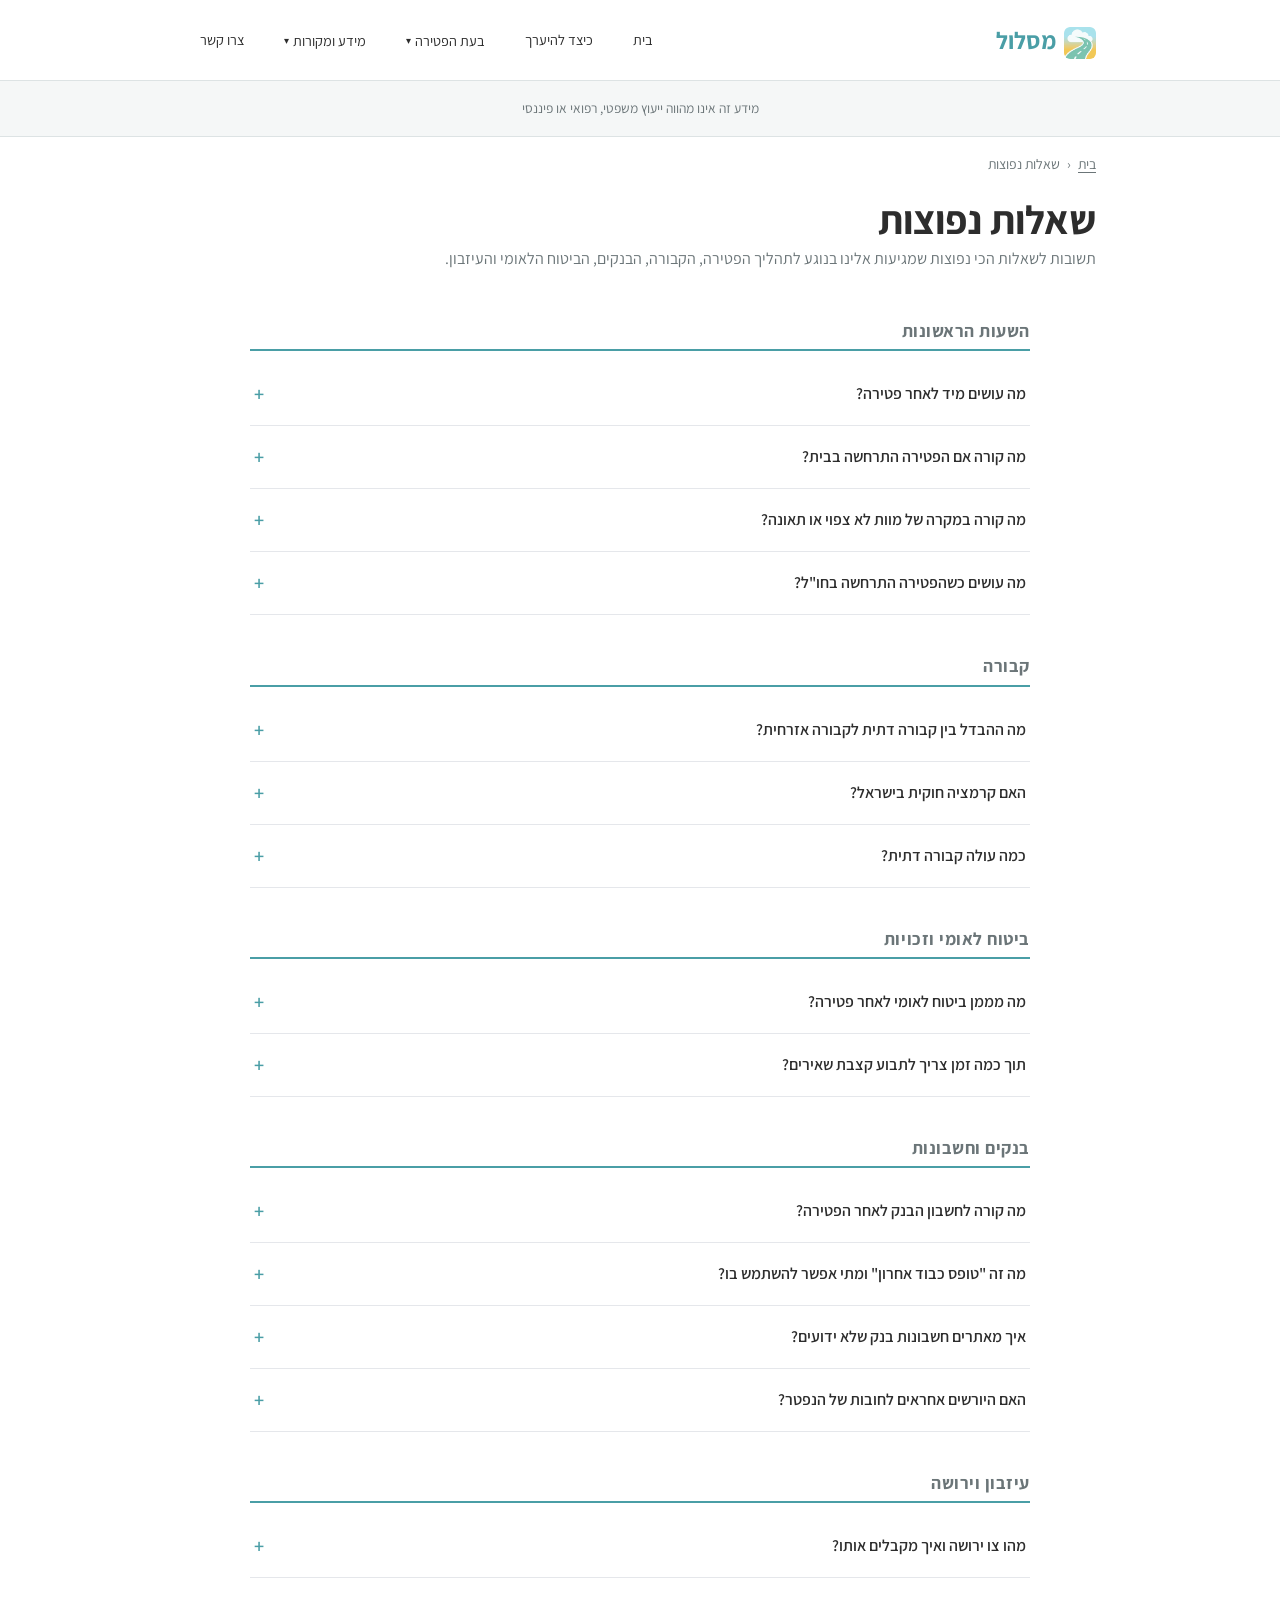
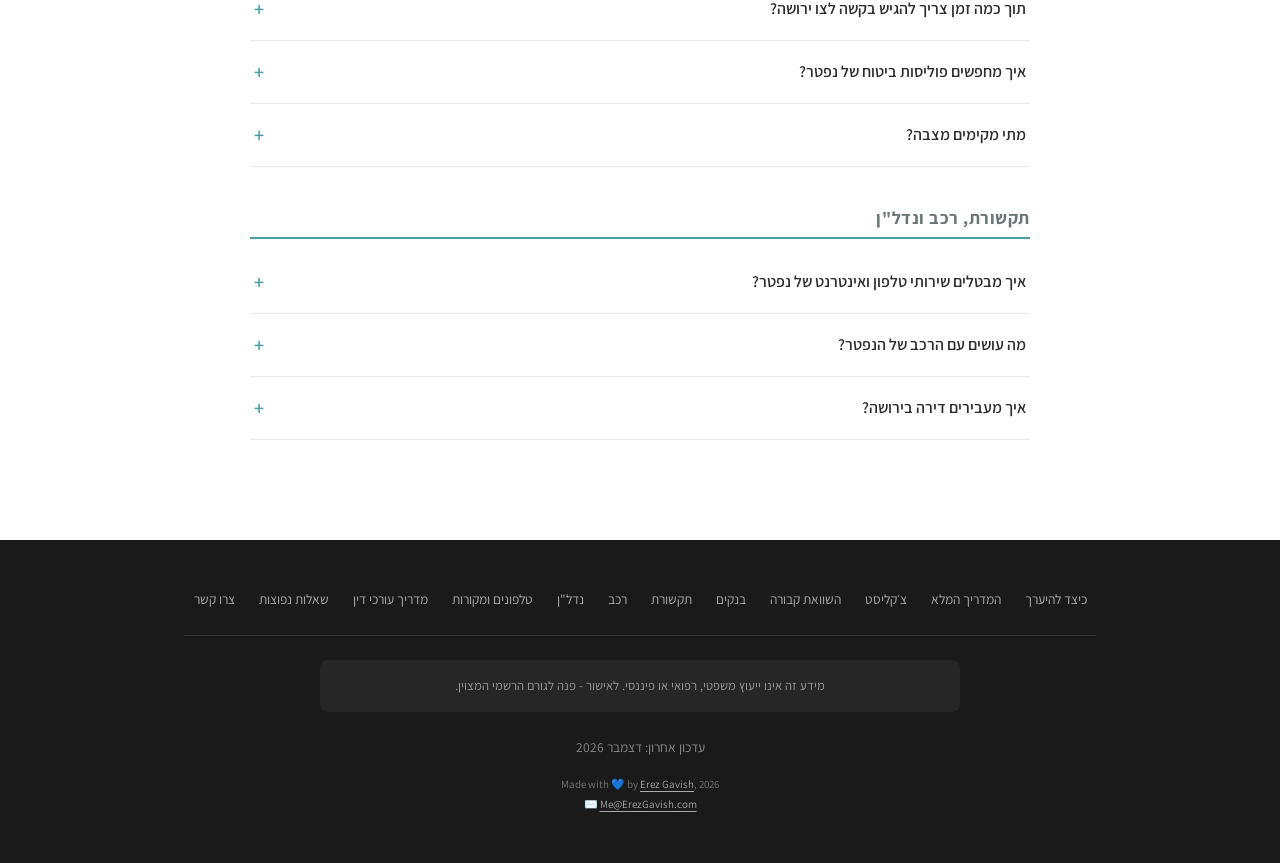
<file: faq.html>
<!DOCTYPE html>
<html lang="he" dir="rtl">
<head>
  <meta charset="UTF-8">
  <meta name="viewport" content="width=device-width, initial-scale=1.0">
  <title>שאלות נפוצות – מסלול</title>
  <meta name="description" content="תשובות לשאלות הנפוצות ביותר על פטירה, קבורה, עיזבון וביטוח לאומי בישראל">
  <meta name="keywords" content="שאלות נפוצות פטירה, קבורה שאלות, ביטוח לאומי פטירה, עיזבון שאלות, ירושה">
  <link rel="canonical" href="https://erzog1.github.io/maslul/faq.html">
  <meta property="og:title" content="שאלות נפוצות – מסלול">
  <meta property="og:description" content="תשובות לשאלות הנפוצות ביותר על פטירה, קבורה, עיזבון וביטוח לאומי בישראל">
  <meta property="og:url" content="https://erzog1.github.io/maslul/faq.html">
  <meta property="og:type" content="website">
  <meta property="og:locale" content="he_IL">
  <meta name="robots" content="index, follow">
  <link rel="preconnect" href="https://fonts.googleapis.com">
  <link rel="preconnect" href="https://fonts.gstatic.com" crossorigin>
  <link href="https://fonts.googleapis.com/css2?family=Assistant:wght@300;400;700&display=swap" rel="stylesheet">
  <link rel="stylesheet" href="css/style.css">
<!-- Google tag (gtag.js) -->
  <script async src="https://www.googletagmanager.com/gtag/js?id=G-9X5LZYEQ0G"></script>
  <script>
    window.dataLayer = window.dataLayer || [];
    function gtag(){dataLayer.push(arguments);}
    gtag('js', new Date());
    gtag('config', 'G-9X5LZYEQ0G');
  </script>
  <style>
    /* FAQ Accordion */
    .faq-section {
      max-width: 780px;
      margin: 0 auto 2.5rem auto;
    }

    .faq-section h2 {
      font-size: 1.1rem;
      color: var(--color-muted);
      letter-spacing: 0.03em;
      margin-bottom: 0.75rem;
      padding-bottom: 0.4rem;
      border-bottom: 2px solid var(--color-primary);
    }

    .faq-item {
      border-bottom: 1px solid #e5e7eb;
    }

    .faq-question {
      width: 100%;
      background: none;
      border: none;
      text-align: right;
      padding: 1rem 0.25rem;
      font-size: 1rem;
      font-weight: 600;
      font-family: var(--font-body);
      color: inherit;
      cursor: pointer;
      display: flex;
      justify-content: space-between;
      align-items: center;
      gap: 1rem;
      line-height: 1.5;
    }

    .faq-question:hover {
      color: var(--color-primary);
    }

    .faq-icon {
      flex-shrink: 0;
      font-size: 1.25rem;
      transition: transform 0.25s ease;
      color: var(--color-primary);
    }

    .faq-item.open .faq-icon {
      transform: rotate(45deg);
    }

    .faq-answer {
      max-height: 0;
      overflow: hidden;
      transition: max-height 0.35s ease, padding 0.25s ease;
      padding: 0 0.25rem;
      color: var(--color-muted);
      line-height: 1.7;
      font-size: 0.97rem;
    }

    .faq-item.open .faq-answer {
      max-height: 600px;
      padding-bottom: 1.1rem;
    }

    .faq-answer a {
      color: var(--color-primary);
      text-decoration: underline;
    }

    .page-intro {
      color: var(--color-muted);
      margin-bottom: var(--space-2xl);
    }

    @media (max-width: 600px) {
      .faq-question {
        font-size: 0.95rem;
        padding: 0.85rem 0;
      }
      .faq-answer {
        font-size: 0.92rem;
      }
    }
  </style>
  <script type="application/ld+json">
  {
    "@context": "https://schema.org",
    "@type": "FAQPage",
    "mainEntity": [
      {
        "@type": "Question",
        "name": "מה עושים מיד לאחר פטירה?",
        "acceptedAnswer": {
          "@type": "Answer",
          "text": "יש לקבל הודעת פטירה רשמית מהמוסד הרפואי, לקבל רישיון קבורה, וליצור קשר עם חברה קדישא (*0120) או חברת קבורה אזרחית."
        }
      },
      {
        "@type": "Question",
        "name": "מה ההבדל בין קבורה דתית לקבורה אזרחית?",
        "acceptedAnswer": {
          "@type": "Answer",
          "text": "קבורה דתית מתבצעת ע\"י חברה קדישא, ללא ארון, עם תכריכים ותפילות, ממומנת במלואה ע\"י ביטוח לאומי. קבורה אזרחית בארון עץ עם טקס חילוני, ממומנת חלקית."
        }
      },
      {
        "@type": "Question",
        "name": "מה מממן ביטוח לאומי לאחר פטירה?",
        "acceptedAnswer": {
          "@type": "Answer",
          "text": "קבורה דתית במלואה, מענק פטירה כ-10,514 ש\"ח, קצבת שאירים לאלמן/ה, וקצבת יתום. יש לתבוע תוך 12 חודשים."
        }
      },
      {
        "@type": "Question",
        "name": "מהו צו ירושה ואיך מקבלים אותו?",
        "acceptedAnswer": {
          "@type": "Answer",
          "text": "צו ירושה מונפק ע\"י רשם הירושות, לוקח 45-60 יום ועולה אגרה של 495 ש\"ח. נדרש לגישה לחשבונות בנק, העברת נדל\"ן ומימוש ביטוחים."
        }
      }
    ]
  }
  </script>
</head>
<body>

  <!-- Header -->
  <header class="site-header">
    <div class="container">
      <a href="index.html" class="site-logo"><img src="images/logo.png" alt="">מסלול</a>
      <button class="nav-toggle" aria-label="פתח תפריט ניווט" aria-expanded="false">
        <svg viewBox="0 0 24 24" fill="none" stroke="currentColor" stroke-width="2" stroke-linecap="round">
          <line x1="3" y1="6" x2="21" y2="6"/>
          <line x1="3" y1="12" x2="21" y2="12"/>
          <line x1="3" y1="18" x2="21" y2="18"/>
        </svg>
      </button>
      <nav class="main-nav" aria-label="ניווט ראשי">
        <ul>
          <li><a href="index.html">בית</a></li>
          <li><a href="preparation.html">כיצד להיערך</a></li>
          <li class="nav-group">
            <button class="nav-group-label" aria-expanded="false">בעת הפטירה <span class="arrow" aria-hidden="true">▾</span></button>
            <ul class="nav-dropdown">
              <li><a href="maslul-ptira.html">המדריך המלא</a></li>
              <li><a href="checklist.html">צ׳קליסט</a></li>
              <li><a href="hashvaah.html">השוואת קבורה</a></li>
              <li><a href="banks.html">בנקים</a></li>
              <li><a href="telecom.html">תקשורת</a></li>
              <li><a href="vehicle.html">רכב</a></li>
              <li><a href="realestate.html">נדל"ן</a></li>
              <li><a href="faq.html" aria-current="page">שאלות נפוצות</a></li>
            </ul>
          </li>
          <li class="nav-group">
            <button class="nav-group-label" aria-expanded="false">מידע ומקורות <span class="arrow" aria-hidden="true">▾</span></button>
            <ul class="nav-dropdown">
              <li><a href="mekorot.html">טלפונים ומקורות</a></li>
              <li><a href="lawyer-guide.html">מדריך עורכי דין</a></li>
            </ul>
          </li>
        <li><a href="contact.html">צרו קשר</a></li>
        </ul>
      </nav>
    </div>
  </header>

  <!-- Disclaimer Banner -->
  <div class="disclaimer-banner">
    מידע זה אינו מהווה ייעוץ משפטי, רפואי או פיננסי
  </div>

  <main>
    <div class="container">

      <!-- Breadcrumb -->
      <nav class="breadcrumb" aria-label="מיקום באתר">
        <a href="index.html">בית</a>
        <span>‹</span>
        שאלות נפוצות
      </nav>

      <h1>שאלות נפוצות</h1>
      <p class="page-intro">תשובות לשאלות הכי נפוצות שמגיעות אלינו בנוגע לתהליך הפטירה, הקבורה, הבנקים, הביטוח הלאומי והעיזבון.</p>

      <!-- קטגוריה 1 -->
      <div class="faq-section">
        <h2>השעות הראשונות</h2>

        <div class="faq-item">
          <button class="faq-question" aria-expanded="false">
            מה עושים מיד לאחר פטירה?
            <span class="faq-icon" aria-hidden="true">+</span>
          </button>
          <div class="faq-answer" role="region">
            יש לקבל <strong>הודעת פטירה רשמית</strong> מהמוסד הרפואי (3 עותקים חתומים), לקבל <strong>רישיון קבורה</strong> ממדור קבלה, וליצור קשר עם חברה קדישא (<strong>*0120</strong>, פעיל 24/7) או עם חברת קבורה אזרחית. הגופה נשמרת בקירור ללא עלות עד ההלוויה — אין צורך בהעברה מיידית.<br><br>
            <a href="maslul-ptira.html">למדריך המלא ←</a>
          </div>
        </div>

        <div class="faq-item">
          <button class="faq-question" aria-expanded="false">
            מה קורה אם הפטירה התרחשה בבית?
            <span class="faq-icon" aria-hidden="true">+</span>
          </button>
          <div class="faq-answer" role="region">
            יש להתקשר ל<strong>מד"א (101)</strong> — רופא/חובש יגיע ויכריז על המוות. <strong>המשטרה תגיע גם היא</strong> — זה תקין וחוקי, הם רק בודקים שאין חשד לפשע. לאחר מכן מד"א מוציא 3 עותקים של הודעת הפטירה, ויש להוציא <strong>רישיון קבורה</strong> מלשכת הבריאות המחוזית.<br><br>
            <a href="https://www.gov.il/he/service/death-notification-and-burial-permit" target="_blank" rel="noopener">משרד הבריאות — רישיון קבורה ←</a>
          </div>
        </div>

        <div class="faq-item">
          <button class="faq-question" aria-expanded="false">
            מה קורה במקרה של מוות לא צפוי או תאונה?
            <span class="faq-icon" aria-hidden="true">+</span>
          </button>
          <div class="faq-answer" role="region">
            הגופה מועברת אוטומטית ל<strong>מכון לרפואה משפטית (אבו כביר, 03-6074200)</strong>. הבדיקה אורכת בדרך כלל 24–72 שעות. יש זכות להתנגד לנתיחה שלאחר המוות — יש להצהיר על כך בהקדם. רישיון הקבורה מוצא רק לאחר סיום הבדיקה.
          </div>
        </div>

        <div class="faq-item">
          <button class="faq-question" aria-expanded="false">
            מה עושים כשהפטירה התרחשה בחו"ל?
            <span class="faq-icon" aria-hidden="true">+</span>
          </button>
          <div class="faq-answer" role="region">
            יש לפנות ל<strong>שגרירות ישראל</strong> במדינה הרלוונטית. ניתן לבחור בין קבורה מקומית בחו"ל לבין <strong>החזרת הגופה לישראל (repatriation)</strong> שעולה לפחות €5,000–$8,000 — ייתכן שביטוח נסיעות מכסה. ביטוח לאומי מממן קבורה בישראל לתושב ישראל שנפטר בחו"ל.<br><br>
            <a href="https://www.gov.il/he/departments/dynamiccollectors/israeli-consular-services" target="_blank" rel="noopener">רשימת נציגויות ישראל בחו"ל ←</a>
          </div>
        </div>
      </div>

      <!-- קטגוריה 2 -->
      <div class="faq-section">
        <h2>קבורה</h2>

        <div class="faq-item">
          <button class="faq-question" aria-expanded="false">
            מה ההבדל בין קבורה דתית לקבורה אזרחית?
            <span class="faq-icon" aria-hidden="true">+</span>
          </button>
          <div class="faq-answer" role="region">
            <strong>קבורה דתית</strong> (חברה קדישא): ללא ארון, בתכריכים, טקס דתי, ממומנת במלואה על ידי ביטוח לאומי.<br>
            <strong>קבורה אזרחית</strong>: בארון עץ, טקס חופשי, מוזיקה, נואמים לבחירה, קבורת זוג זה לצד זה — אך ממומנת חלקית בלבד ועולה 3,000–15,000 ₪ מעבר לכיסוי הביטוח הלאומי.<br><br>
            <a href="hashvaah.html">להשוואה המלאה ←</a>
          </div>
        </div>

        <div class="faq-item">
          <button class="faq-question" aria-expanded="false">
            האם קרמציה חוקית בישראל?
            <span class="faq-icon" aria-hidden="true">+</span>
          </button>
          <div class="faq-answer" role="region">
            כן. קרמציה חוקית בישראל מאז 1996. <strong>היא אינה ממומנת על ידי ביטוח לאומי</strong> — כל העלות על המשפחה, בדרך כלל 5,000–10,000 ₪. שני ספקים עיקריים: עלי שלכת (1-800-333-188) ומנוחה אחרונה (03-6091212).
          </div>
        </div>

        <div class="faq-item">
          <button class="faq-question" aria-expanded="false">
            כמה עולה קבורה דתית?
            <span class="faq-icon" aria-hidden="true">+</span>
          </button>
          <div class="faq-answer" role="region">
            <strong>קבורת הבסיס חינמית</strong> — ביטוח לאומי מכסה טהרה, תכריכים, חלקת קבר, הובלה, חפירה וטקס דתי. ייתכנו תוספות אופציונליות (חלקה מיוחדת, שמירה) שעולות 0–5,000 ₪ בהתאם לעיר. ירושלים: חינם. תל אביב: 2,000–5,000 ₪ תוספת. חיפה: 1,000–3,000 ₪.
          </div>
        </div>
      </div>

      <!-- קטגוריה 3 -->
      <div class="faq-section">
        <h2>ביטוח לאומי וזכויות</h2>

        <div class="faq-item">
          <button class="faq-question" aria-expanded="false">
            מה מממן ביטוח לאומי לאחר פטירה?
            <span class="faq-icon" aria-hidden="true">+</span>
          </button>
          <div class="faq-answer" role="region">
            ביטוח לאומי מממן קבורה דתית במלואה. בנוסף ניתן לתבוע:<br>
            • <strong>מענק פטירה</strong> לבן/בת זוג: ~10,514 ₪ (אוטומטי)<br>
            • <strong>קצבת שאירים</strong> לאלמן/ה גיל 40–50: ~1,381 ₪/חודש<br>
            • <strong>קצבת שאירים</strong> לאלמן/ה גיל 50+: ~1,838 ₪/חודש<br>
            • <strong>קצבת יתום</strong> (שני הורים נפטרו): ~2,284 ₪/חודש<br><br>
            יש להגיש תביעה <strong>תוך 12 חודשים</strong> — ניתן לקבל עד 12 חודשים רטרואקטיבית.<br><br>
            <a href="https://www.btl.gov.il/benefits/Survivors_Insurance/" target="_blank" rel="noopener">ביטוח לאומי — שאירים ←</a>
          </div>
        </div>

        <div class="faq-item">
          <button class="faq-question" aria-expanded="false">
            תוך כמה זמן צריך לתבוע קצבת שאירים?
            <span class="faq-icon" aria-hidden="true">+</span>
          </button>
          <div class="faq-answer" role="region">
            יש לתבוע <strong>תוך 12 חודשים</strong> מיום הפטירה. ניתן לקבל תשלום רטרואקטיבי עד 12 חודשים לאחור. אל תחמיצו את המועד.
          </div>
        </div>
      </div>

      <!-- קטגוריה 4 -->
      <div class="faq-section">
        <h2>בנקים וחשבונות</h2>

        <div class="faq-item">
          <button class="faq-question" aria-expanded="false">
            מה קורה לחשבון הבנק לאחר הפטירה?
            <span class="faq-icon" aria-hidden="true">+</span>
          </button>
          <div class="faq-answer" role="region">
            הבנק מקבל הודעה אוטומטית ממרשם האוכלוסין. חשבון <strong>פרטי על שם הנפטר בלבד — מוקפא מיד</strong>. חשבון משותף עם <strong>סעיף "אריכות ימים"</strong> — השותף הנותר יכול להמשיך בפעילות שוטפת. חשבון משותף <strong>ללא הסעיף — מוקפא גם הוא</strong>. גישה מלאה מתאפשרת רק לאחר צו ירושה (45–60 יום).<br><br>
            <a href="banks.html">למדריך הבנקים המלא ←</a>
          </div>
        </div>

        <div class="faq-item">
          <button class="faq-question" aria-expanded="false">
            מה זה "טופס כבוד אחרון" ומתי אפשר להשתמש בו?
            <span class="faq-icon" aria-hidden="true">+</span>
          </button>
          <div class="faq-answer" role="region">
            זהו טופס המאפשר <strong>תשלום הוצאות קבורה ושבעה מחשבון הנפטר — לפני קבלת צו ירושה</strong>. יש להגיש קבלות מקוריות לסניף הבנק. אין חובה חוקית לאשר — כל בנק מחליט לפי שיקול דעתו. לרוב כולל: הוצאות קבורה, ארון, הספד ואכילת שבעה.
          </div>
        </div>

        <div class="faq-item">
          <button class="faq-question" aria-expanded="false">
            איך מאתרים חשבונות בנק שלא ידועים?
            <span class="faq-icon" aria-hidden="true">+</span>
          </button>
          <div class="faq-answer" role="region">
            השתמש ב<strong>הר הכסף של בנק ישראל</strong>. הזן את מספר הזהות של הנפטר/ת ותאריך הפטירה — המערכת תציג את כל הבנקים שבהם היו חשבונות, כולל חשבונות פעילים.<br><br>
            <a href="https://boi.org.il/he/BankingSupervision/HarHakesef" target="_blank" rel="noopener">הר הכסף ←</a>
          </div>
        </div>

        <div class="faq-item">
          <button class="faq-question" aria-expanded="false">
            האם היורשים אחראים לחובות של הנפטר?
            <span class="faq-icon" aria-hidden="true">+</span>
          </button>
          <div class="faq-answer" role="region">
            <strong>לא.</strong> לפי החוק, יורשים אינם אחראים אישית לחובות הנפטר. החובות משולמים מ<strong>נכסי העיזבון בלבד</strong>. אם נכסי העיזבון שליליים — הבנק לא יכול לדרוש תשלום מהיורשים מכיסם האישי.
          </div>
        </div>
      </div>

      <!-- קטגוריה 5 -->
      <div class="faq-section">
        <h2>עיזבון וירושה</h2>

        <div class="faq-item">
          <button class="faq-question" aria-expanded="false">
            מהו צו ירושה ואיך מקבלים אותו?
            <span class="faq-icon" aria-hidden="true">+</span>
          </button>
          <div class="faq-answer" role="region">
            צו ירושה הוא מסמך בית-משפט המאשר מי הם היורשים החוקיים כשאין צוואה. מגישים בקשה ל<strong>רשם הירושות</strong>, התהליך לוקח כ-45–60 יום ועולה <strong>אגרה של 495 ₪</strong>. אם יש צוואה — מגישים בקשה ל<strong>צו קיום צוואה</strong> במקום.<br><br>
            <a href="https://inheritance.justice.gov.il" target="_blank" rel="noopener">רשם הירושות ←</a>
          </div>
        </div>

        <div class="faq-item">
          <button class="faq-question" aria-expanded="false">
            תוך כמה זמן צריך להגיש בקשה לצו ירושה?
            <span class="faq-icon" aria-hidden="true">+</span>
          </button>
          <div class="faq-answer" role="region">
            אין מועד חוקי מחייב, אך <strong>מומלץ תוך שנה</strong> מיום הפטירה. צו הירושה נדרש לפתיחת חשבון בנק, העברת נכסי נדל"ן, ומימוש ביטוחי חיים.
          </div>
        </div>

        <div class="faq-item">
          <button class="faq-question" aria-expanded="false">
            איך מחפשים פוליסות ביטוח של נפטר?
            <span class="faq-icon" aria-hidden="true">+</span>
          </button>
          <div class="faq-answer" role="region">
            השתמש ב<strong>הר הביטוח</strong> של רשות שוק ההון — שירות חינמי ומיידי. מציג ביטוחי חיים, ביטוחי בריאות, קרנות פנסיה ופוליסות חיסכון.<br><br>
            <a href="https://harb.cma.gov.il" target="_blank" rel="noopener">הר הביטוח ←</a>
          </div>
        </div>

        <div class="faq-item">
          <button class="faq-question" aria-expanded="false">
            מתי מקימים מצבה?
            <span class="faq-icon" aria-hidden="true">+</span>
          </button>
          <div class="faq-answer" role="region">
            הזמן להקמת מצבה תלוי בעדה ובמסורת המשפחתית. ניתן להזמין דרך חברה קדישא או ספק פרטי. חלק מחברות הקבורה מציעות חבילות הכוללות מצבה.
          </div>
        </div>
      </div>

      <!-- קטגוריה 6 -->
      <div class="faq-section">
        <h2>תקשורת, רכב ונדל"ן</h2>

        <div class="faq-item">
          <button class="faq-question" aria-expanded="false">
            איך מבטלים שירותי טלפון ואינטרנט של נפטר?
            <span class="faq-icon" aria-hidden="true">+</span>
          </button>
          <div class="faq-answer" role="region">
            יש ליצור קשר עם כל ספק בנפרד עם <strong>תעודת פטירה</strong>. ניתן לעשות זאת תוך 30 יום ואף לאחר מכן — אין צורך לסדר זאת בשבוע הראשון. כדאי לבקש החזר חלקי על חיובים ששולמו מראש.<br><br>
            <a href="telecom.html">למדריך התקשורת המלא ←</a>
          </div>
        </div>

        <div class="faq-item">
          <button class="faq-question" aria-expanded="false">
            מה עושים עם הרכב של הנפטר?
            <span class="faq-icon" aria-hidden="true">+</span>
          </button>
          <div class="faq-answer" role="region">
            יש להעביר בעלות בטאבו הרכבים לאחר קבלת <strong>צו ירושה</strong>. בינתיים — חשוב לוודא שהרכב מבוטח. לא ניתן להסיע ברכב ללא ביטוח תקף.<br><br>
            <a href="vehicle.html">למדריך הרכב ←</a>
          </div>
        </div>

        <div class="faq-item">
          <button class="faq-question" aria-expanded="false">
            איך מעבירים דירה בירושה?
            <span class="faq-icon" aria-hidden="true">+</span>
          </button>
          <div class="faq-answer" role="region">
            העברת נדל"ן דורשת <strong>צו ירושה</strong> ורישום בלשכת רישום המקרקעין (טאבו). עלות אגרת רישום: <strong>183 ₪</strong>. ייתכן שיחול מס שבח בעת מכירה עתידית — מומלץ להתייעץ עם עורך דין.<br><br>
            <a href="realestate.html">למדריך הנדל"ן ←</a>
          </div>
        </div>
      </div>

    </div>
  </main>

  <!-- Footer -->
  <footer class="site-footer">
    <div class="container">
      <div class="footer-links">
        <a href="preparation.html">כיצד להיערך</a>
        <a href="maslul-ptira.html">המדריך המלא</a>
        <a href="checklist.html">צ׳קליסט</a>
        <a href="hashvaah.html">השוואת קבורה</a>
        <a href="banks.html">בנקים</a>
        <a href="telecom.html">תקשורת</a>
        <a href="vehicle.html">רכב</a>
        <a href="realestate.html">נדל"ן</a>
        <a href="mekorot.html">טלפונים ומקורות</a>
        <a href="lawyer-guide.html">מדריך עורכי דין</a>
        <a href="faq.html">שאלות נפוצות</a>
        <a href="contact.html">צרו קשר</a>
      </div>
      <p class="disclaimer">מידע זה אינו ייעוץ משפטי, רפואי או פיננסי. לאישור - פנה לגורם הרשמי המצוין.</p>
      <p class="footer-meta">עדכון אחרון: <span class="dynamic-date">מרץ 2026</span></p>
      <p class="footer-credit">Made with &#x1F499; by <a href="https://www.erezgavish.com" target="_blank" rel="noopener">Erez Gavish</a>, 2026<br>&#x2709;&#xFE0F; <a href="contact.html">Me@ErezGavish.com</a></p>
    </div>
  </footer>

  <script src="js/main.js"></script>
  <script>
    document.querySelectorAll('.faq-question').forEach(btn => {
      btn.addEventListener('click', () => {
        const item = btn.closest('.faq-item');
        const isOpen = item.classList.contains('open');
        document.querySelectorAll('.faq-item.open').forEach(i => i.classList.remove('open'));
        if (!isOpen) item.classList.add('open');
      });
    });
  </script>
</body>
</html>
</file>
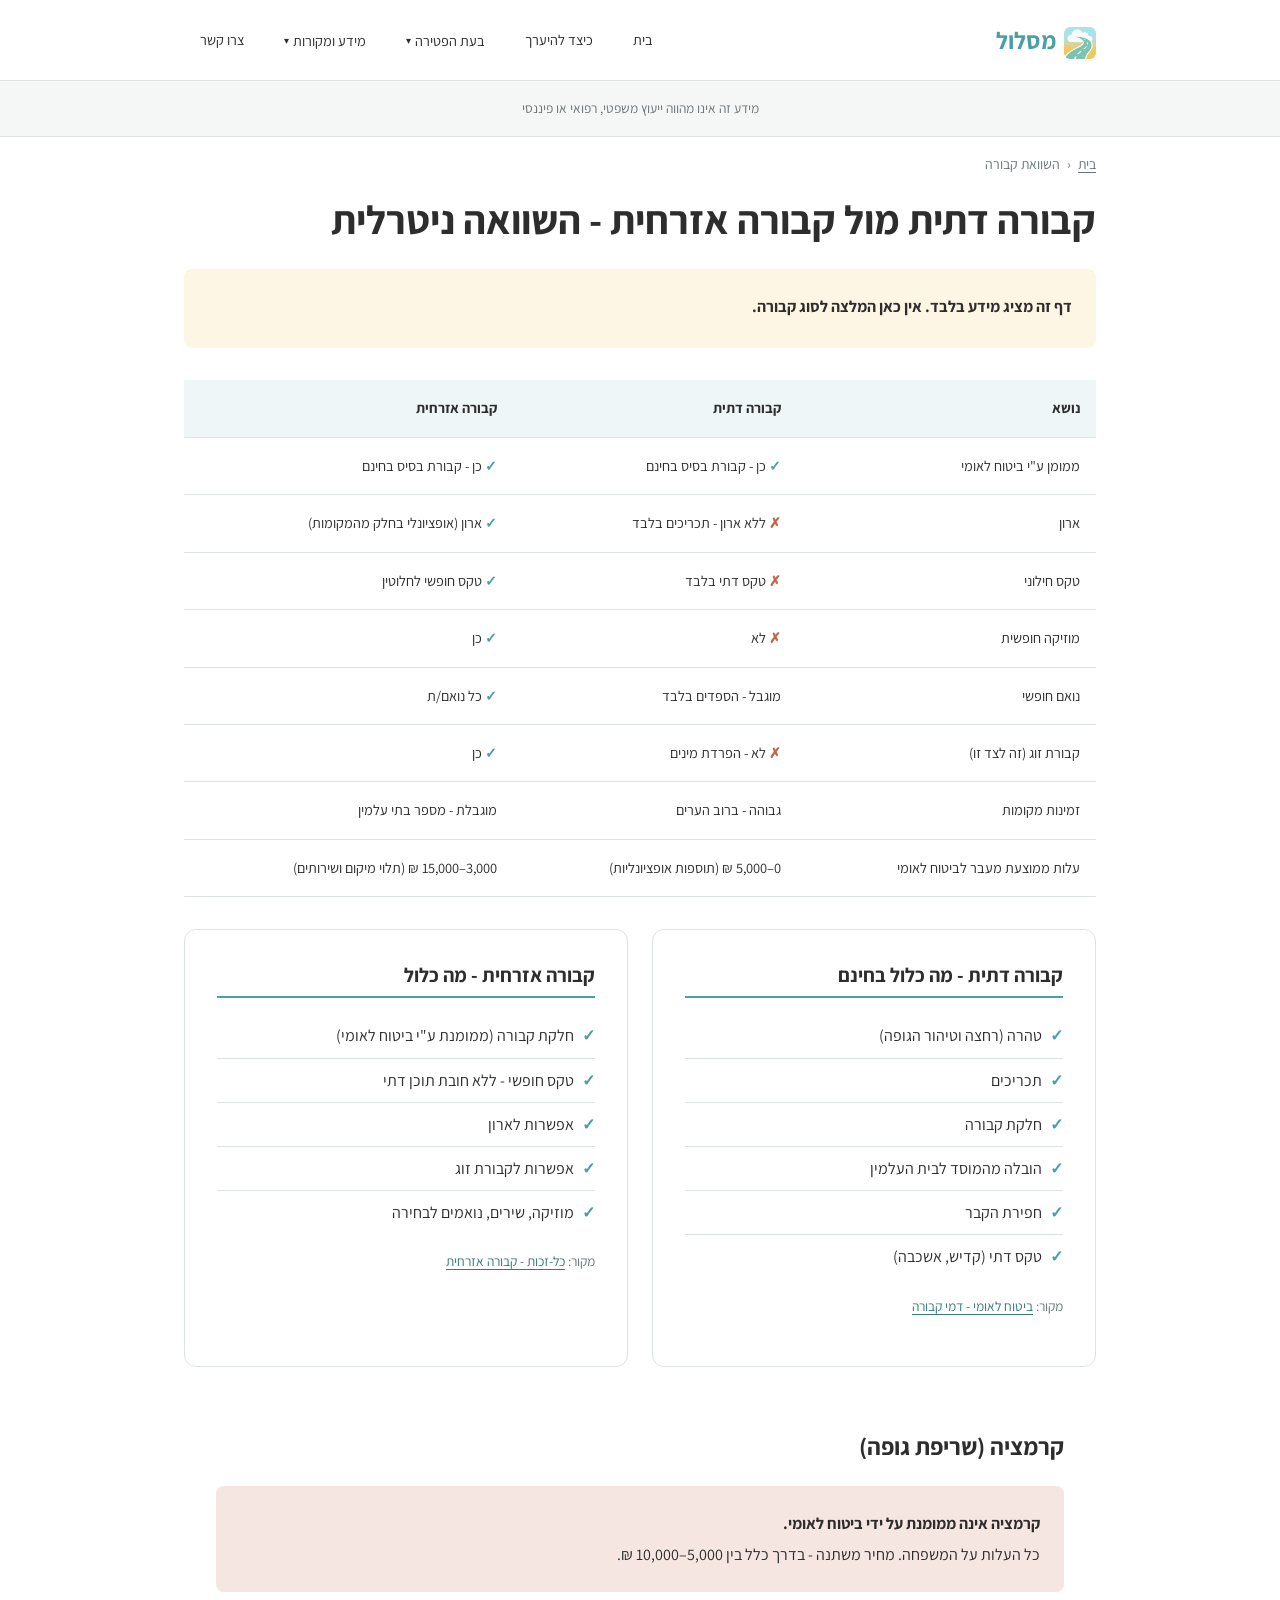
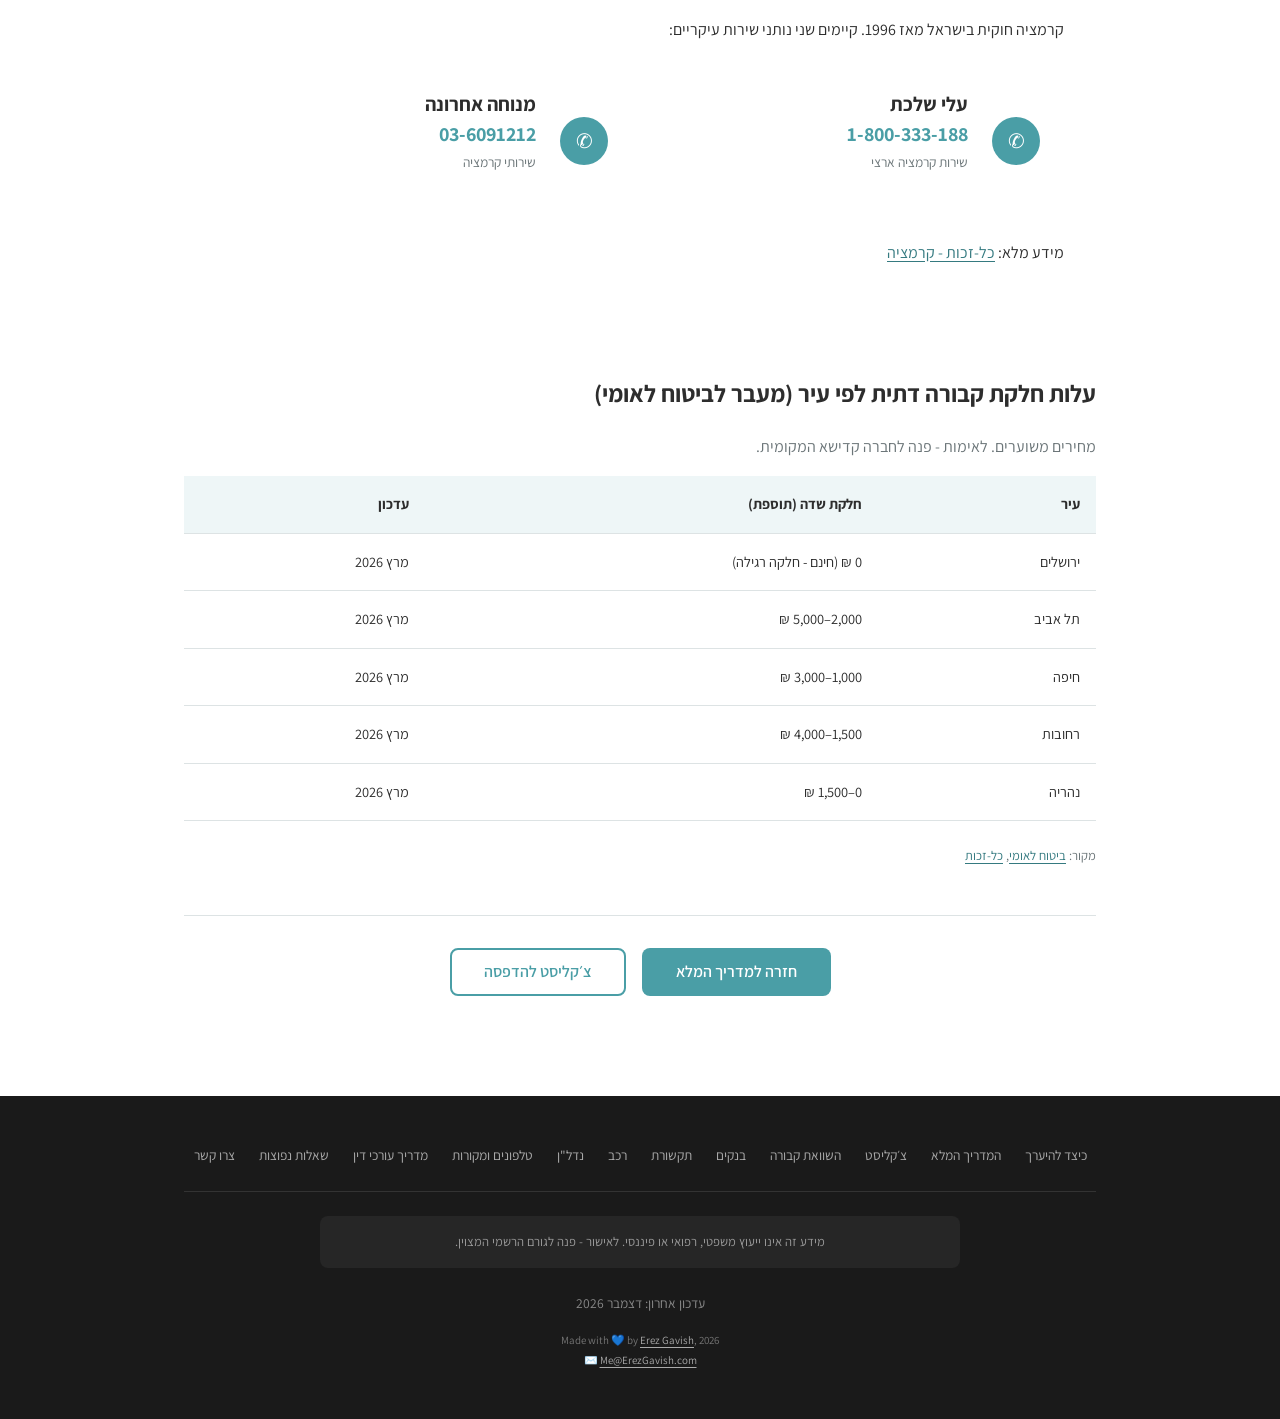
<file: hashvaah.html>
<!DOCTYPE html>
<html lang="he" dir="rtl">
<head>
  <meta charset="UTF-8">
  <meta name="viewport" content="width=device-width, initial-scale=1.0">
  <title>השוואת קבורה דתית מול אזרחית בישראל | מסלול</title>
  <meta name="description" content="כל ההבדלים בין קבורה דתית (חברה קדישא) לקבורה אזרחית – עלויות, טקס, מימון ביטוח לאומי ובתי עלמין">
  <meta name="keywords" content="קבורה דתית, קבורה אזרחית, חברה קדישא, השוואת קבורה, עלות קבורה, בתי עלמין">
  <link rel="canonical" href="https://erzog1.github.io/maslul/hashvaah.html">
  <meta property="og:title" content="השוואת קבורה דתית מול אזרחית בישראל | מסלול">
  <meta property="og:description" content="כל ההבדלים בין קבורה דתית (חברה קדישא) לקבורה אזרחית – עלויות, טקס, מימון ביטוח לאומי ובתי עלמין">
  <meta property="og:url" content="https://erzog1.github.io/maslul/hashvaah.html">
  <meta property="og:type" content="website">
  <meta property="og:locale" content="he_IL">
  <meta name="robots" content="index, follow">
  <link rel="preconnect" href="https://fonts.googleapis.com">
  <link rel="preconnect" href="https://fonts.gstatic.com" crossorigin>
  <link href="https://fonts.googleapis.com/css2?family=Assistant:wght@300;400;700&display=swap" rel="stylesheet">
  <link rel="stylesheet" href="css/style.css">
<!-- Google tag (gtag.js) -->
  <script async src="https://www.googletagmanager.com/gtag/js?id=G-9X5LZYEQ0G"></script>
  <script>
    window.dataLayer = window.dataLayer || [];
    function gtag(){dataLayer.push(arguments);}
    gtag('js', new Date());
    gtag('config', 'G-9X5LZYEQ0G');
  </script>
  <script type="application/ld+json">
  {
    "@context": "https://schema.org",
    "@type": "FAQPage",
    "mainEntity": [
      {
        "@type": "Question",
        "name": "מה ההבדל בין קבורה דתית לקבורה אזרחית?",
        "acceptedAnswer": {
          "@type": "Answer",
          "text": "קבורה דתית מתבצעת ע\"י חברה קדישא, ללא ארון, עם תכריכים ותפילות. קבורה אזרחית מתבצעת בארון עץ עם טקס חילוני לפי בחירת המשפחה. ביטוח לאומי מממן קבורה דתית במלואה ואזרחית בחלקה."
        }
      },
      {
        "@type": "Question",
        "name": "כמה עולה קבורה אזרחית בישראל?",
        "acceptedAnswer": {
          "@type": "Answer",
          "text": "קבורה אזרחית עולה בדרך כלל יותר מקבורה דתית. ביטוח לאומי מממן חלק מהעלות. מומלץ לבדוק מול חברת הקבורה האזרחית הספציפית."
        }
      }
    ]
  }
  </script>
</head>
<body>

  <!-- Header -->
  <header class="site-header">
    <div class="container">
      <a href="index.html" class="site-logo"><img src="images/logo.png" alt="">מסלול</a>
      <button class="nav-toggle" aria-label="פתח תפריט ניווט" aria-expanded="false">
        <svg viewBox="0 0 24 24" fill="none" stroke="currentColor" stroke-width="2" stroke-linecap="round">
          <line x1="3" y1="6" x2="21" y2="6"/>
          <line x1="3" y1="12" x2="21" y2="12"/>
          <line x1="3" y1="18" x2="21" y2="18"/>
        </svg>
      </button>
      <nav class="main-nav" aria-label="ניווט ראשי">
        <ul>
          <li><a href="index.html">בית</a></li>
          <li><a href="preparation.html">כיצד להיערך</a></li>
          <li class="nav-group">
            <button class="nav-group-label" aria-expanded="false">בעת הפטירה <span class="arrow" aria-hidden="true">▾</span></button>
            <ul class="nav-dropdown">
              <li><a href="maslul-ptira.html">המדריך המלא</a></li>
              <li><a href="checklist.html">צ׳קליסט</a></li>
              <li><a href="hashvaah.html" aria-current="page">השוואת קבורה</a></li>
              <li><a href="banks.html">בנקים</a></li>
              <li><a href="telecom.html">תקשורת</a></li>
              <li><a href="vehicle.html">רכב</a></li>
              <li><a href="realestate.html">נדל"ן</a></li>
              <li><a href="faq.html">שאלות נפוצות</a></li>
            </ul>
          </li>
          <li class="nav-group">
            <button class="nav-group-label" aria-expanded="false">מידע ומקורות <span class="arrow" aria-hidden="true">▾</span></button>
            <ul class="nav-dropdown">
              <li><a href="mekorot.html">טלפונים ומקורות</a></li>
              <li><a href="lawyer-guide.html">מדריך עורכי דין</a></li>
            </ul>
          </li>
        <li><a href="contact.html">צרו קשר</a></li>
        </ul>
      </nav>
    </div>
  </header>

  <!-- Disclaimer Banner -->
  <div class="disclaimer-banner">
    מידע זה אינו מהווה ייעוץ משפטי, רפואי או פיננסי
  </div>

  <main>
    <div class="container">

      <!-- Breadcrumb -->
      <nav class="breadcrumb" aria-label="מיקום באתר">
        <a href="index.html">בית</a>
        <span>‹</span>
        השוואת קבורה
      </nav>

      <h1>קבורה דתית מול קבורה אזרחית - השוואה ניטרלית</h1>

      <div class="callout callout--warning mt-lg">
        <p><strong>דף זה מציג מידע בלבד. אין כאן המלצה לסוג קבורה.</strong></p>
      </div>

      <!-- Comparison Table -->
      <div class="table-wrapper mt-xl">
        <table class="data-table">
          <thead>
            <tr>
              <th scope="col">נושא</th>
              <th scope="col">קבורה דתית</th>
              <th scope="col">קבורה אזרחית</th>
            </tr>
          </thead>
          <tbody>
            <tr>
              <td>ממומן ע"י ביטוח לאומי</td>
              <td><span class="icon-check" aria-label="כן">✓</span> כן - קבורת בסיס בחינם</td>
              <td><span class="icon-check" aria-label="כן">✓</span> כן - קבורת בסיס בחינם</td>
            </tr>
            <tr>
              <td>ארון</td>
              <td><span class="icon-x" aria-label="לא">✗</span> ללא ארון - תכריכים בלבד</td>
              <td><span class="icon-check" aria-label="כן">✓</span> ארון (אופציונלי בחלק מהמקומות)</td>
            </tr>
            <tr>
              <td>טקס חילוני</td>
              <td><span class="icon-x" aria-label="לא">✗</span> טקס דתי בלבד</td>
              <td><span class="icon-check" aria-label="כן">✓</span> טקס חופשי לחלוטין</td>
            </tr>
            <tr>
              <td>מוזיקה חופשית</td>
              <td><span class="icon-x" aria-label="לא">✗</span> לא</td>
              <td><span class="icon-check" aria-label="כן">✓</span> כן</td>
            </tr>
            <tr>
              <td>נואם חופשי</td>
              <td>מוגבל - הספדים בלבד</td>
              <td><span class="icon-check" aria-label="כן">✓</span> כל נואם/ת</td>
            </tr>
            <tr>
              <td>קבורת זוג (זה לצד זו)</td>
              <td><span class="icon-x" aria-label="לא">✗</span> לא - הפרדת מינים</td>
              <td><span class="icon-check" aria-label="כן">✓</span> כן</td>
            </tr>
            <tr>
              <td>זמינות מקומות</td>
              <td>גבוהה - ברוב הערים</td>
              <td>מוגבלת - מספר בתי עלמין</td>
            </tr>
            <tr>
              <td>עלות ממוצעת מעבר לביטוח לאומי</td>
              <td>0–5,000 ₪ (תוספות אופציונליות)</td>
              <td>3,000–15,000 ₪ (תלוי מיקום ושירותים)</td>
            </tr>
          </tbody>
        </table>
      </div>

      <!-- Side by Side Boxes -->
      <div class="comparison-grid">
        <div class="comparison-box">
          <h3>קבורה דתית - מה כלול בחינם</h3>
          <ul>
            <li><span class="icon-check" aria-hidden="true">✓</span> טהרה (רחצה וטיהור הגופה)</li>
            <li><span class="icon-check" aria-hidden="true">✓</span> תכריכים</li>
            <li><span class="icon-check" aria-hidden="true">✓</span> חלקת קבורה</li>
            <li><span class="icon-check" aria-hidden="true">✓</span> הובלה מהמוסד לבית העלמין</li>
            <li><span class="icon-check" aria-hidden="true">✓</span> חפירת הקבר</li>
            <li><span class="icon-check" aria-hidden="true">✓</span> טקס דתי (קדיש, אשכבה)</li>
          </ul>
          <p class="text-muted mt-md" style="font-size: 0.85rem;">
            מקור:
            <a href="https://www.btl.gov.il/benefits/HotExpenses/Pages/default.aspx" target="_blank" rel="noopener">ביטוח לאומי - דמי קבורה</a>
          </p>
        </div>

        <div class="comparison-box">
          <h3>קבורה אזרחית - מה כלול</h3>
          <ul>
            <li><span class="icon-check" aria-hidden="true">✓</span> חלקת קבורה (ממומנת ע"י ביטוח לאומי)</li>
            <li><span class="icon-check" aria-hidden="true">✓</span> טקס חופשי - ללא חובת תוכן דתי</li>
            <li><span class="icon-check" aria-hidden="true">✓</span> אפשרות לארון</li>
            <li><span class="icon-check" aria-hidden="true">✓</span> אפשרות לקבורת זוג</li>
            <li><span class="icon-check" aria-hidden="true">✓</span> מוזיקה, שירים, נואמים לבחירה</li>
          </ul>
          <p class="text-muted mt-md" style="font-size: 0.85rem;">
            מקור:
            <a href="https://www.kolzchut.org.il/he/%D7%A7%D7%91%D7%95%D7%A8%D7%94_%D7%90%D7%96%D7%A8%D7%97%D7%99%D7%AA" target="_blank" rel="noopener">כל-זכות - קבורה אזרחית</a>
          </p>
        </div>
      </div>

      <!-- Cremation Section -->
      <section class="timeline-section mt-xl">
        <h2>קרמציה (שריפת גופה)</h2>

        <div class="callout callout--alert">
          <strong>קרמציה אינה ממומנת על ידי ביטוח לאומי.</strong>
          <p>כל העלות על המשפחה. מחיר משתנה - בדרך כלל בין 5,000–10,000 ₪.</p>
        </div>

        <p>קרמציה חוקית בישראל מאז 1996. קיימים שני נותני שירות עיקריים:</p>

        <div class="phone-cards mt-lg">
          <div class="phone-card">
            <div class="phone-icon" aria-hidden="true">✆</div>
            <div class="phone-info">
              <h3>עלי שלכת</h3>
              <span class="phone-number">1-800-333-188</span>
              <p class="phone-note">שירות קרמציה ארצי</p>
            </div>
          </div>
          <div class="phone-card">
            <div class="phone-icon" aria-hidden="true">✆</div>
            <div class="phone-info">
              <h3>מנוחה אחרונה</h3>
              <span class="phone-number">03-6091212</span>
              <p class="phone-note">שירותי קרמציה</p>
            </div>
          </div>
        </div>

        <p class="mt-lg">
          מידע מלא:
          <a href="https://www.kolzchut.org.il/he/%D7%A7%D7%A8%D7%9E%D7%A6%D7%99%D7%94" target="_blank" rel="noopener">כל-זכות - קרמציה</a>
        </p>
      </section>

      <!-- Price Table -->
      <section class="mt-xl">
        <h2>עלות חלקת קבורה דתית לפי עיר (מעבר לביטוח לאומי)</h2>
        <p class="text-muted">מחירים משוערים. לאימות - פנה לחברה קדישא המקומית.</p>

        <div class="table-wrapper mt-md">
          <table class="data-table">
            <thead>
              <tr>
                <th scope="col">עיר</th>
                <th scope="col">חלקת שדה (תוספת)</th>
                <th scope="col">עדכון</th>
              </tr>
            </thead>
            <tbody>
              <tr>
                <td>ירושלים</td>
                <td>0 ₪ (חינם - חלקה רגילה)</td>
                <td>מרץ 2026</td>
              </tr>
              <tr>
                <td>תל אביב</td>
                <td>2,000–5,000 ₪</td>
                <td>מרץ 2026</td>
              </tr>
              <tr>
                <td>חיפה</td>
                <td>1,000–3,000 ₪</td>
                <td>מרץ 2026</td>
              </tr>
              <tr>
                <td>רחובות</td>
                <td>1,500–4,000 ₪</td>
                <td>מרץ 2026</td>
              </tr>
              <tr>
                <td>נהריה</td>
                <td>0–1,500 ₪</td>
                <td>מרץ 2026</td>
              </tr>
            </tbody>
          </table>
        </div>
        <p class="text-muted mt-sm" style="font-size:0.8rem;">
          מקור:
          <a href="https://www.btl.gov.il/benefits/HotExpenses/Pages/default.aspx" target="_blank" rel="noopener">ביטוח לאומי</a>,
          <a href="https://www.kolzchut.org.il/he/%D7%A7%D7%91%D7%95%D7%A8%D7%94" target="_blank" rel="noopener">כל-זכות</a>
        </p>
      </section>

      <!-- Bottom Actions -->
      <div class="bottom-actions">
        <a href="maslul-ptira.html" class="btn btn--primary">חזרה למדריך המלא</a>
        <a href="checklist.html" class="btn btn--secondary">צ׳קליסט להדפסה</a>
      </div>

    </div>
  </main>

  <!-- Footer -->
  <footer class="site-footer">
    <div class="container">
      <div class="footer-links">
        <a href="preparation.html">כיצד להיערך</a>
        <a href="maslul-ptira.html">המדריך המלא</a>
        <a href="checklist.html">צ׳קליסט</a>
        <a href="hashvaah.html">השוואת קבורה</a>
        <a href="banks.html">בנקים</a>
        <a href="telecom.html">תקשורת</a>
        <a href="vehicle.html">רכב</a>
        <a href="realestate.html">נדל"ן</a>
        <a href="mekorot.html">טלפונים ומקורות</a>
        <a href="lawyer-guide.html">מדריך עורכי דין</a>
        <a href="faq.html">שאלות נפוצות</a>
        <a href="contact.html">צרו קשר</a>
      </div>
      <p class="disclaimer">מידע זה אינו ייעוץ משפטי, רפואי או פיננסי. לאישור - פנה לגורם הרשמי המצוין.</p>
      <p class="footer-meta">עדכון אחרון: <span class="dynamic-date">מרץ 2026</span></p>
      <p class="footer-credit">Made with &#x1F499; by <a href="https://www.erezgavish.com" target="_blank" rel="noopener">Erez Gavish</a>, 2026<br>&#x2709;&#xFE0F; <a href="contact.html">Me@ErezGavish.com</a></p>
    </div>
  </footer>

  <script src="js/main.js"></script>
</body>
</html>
</file>
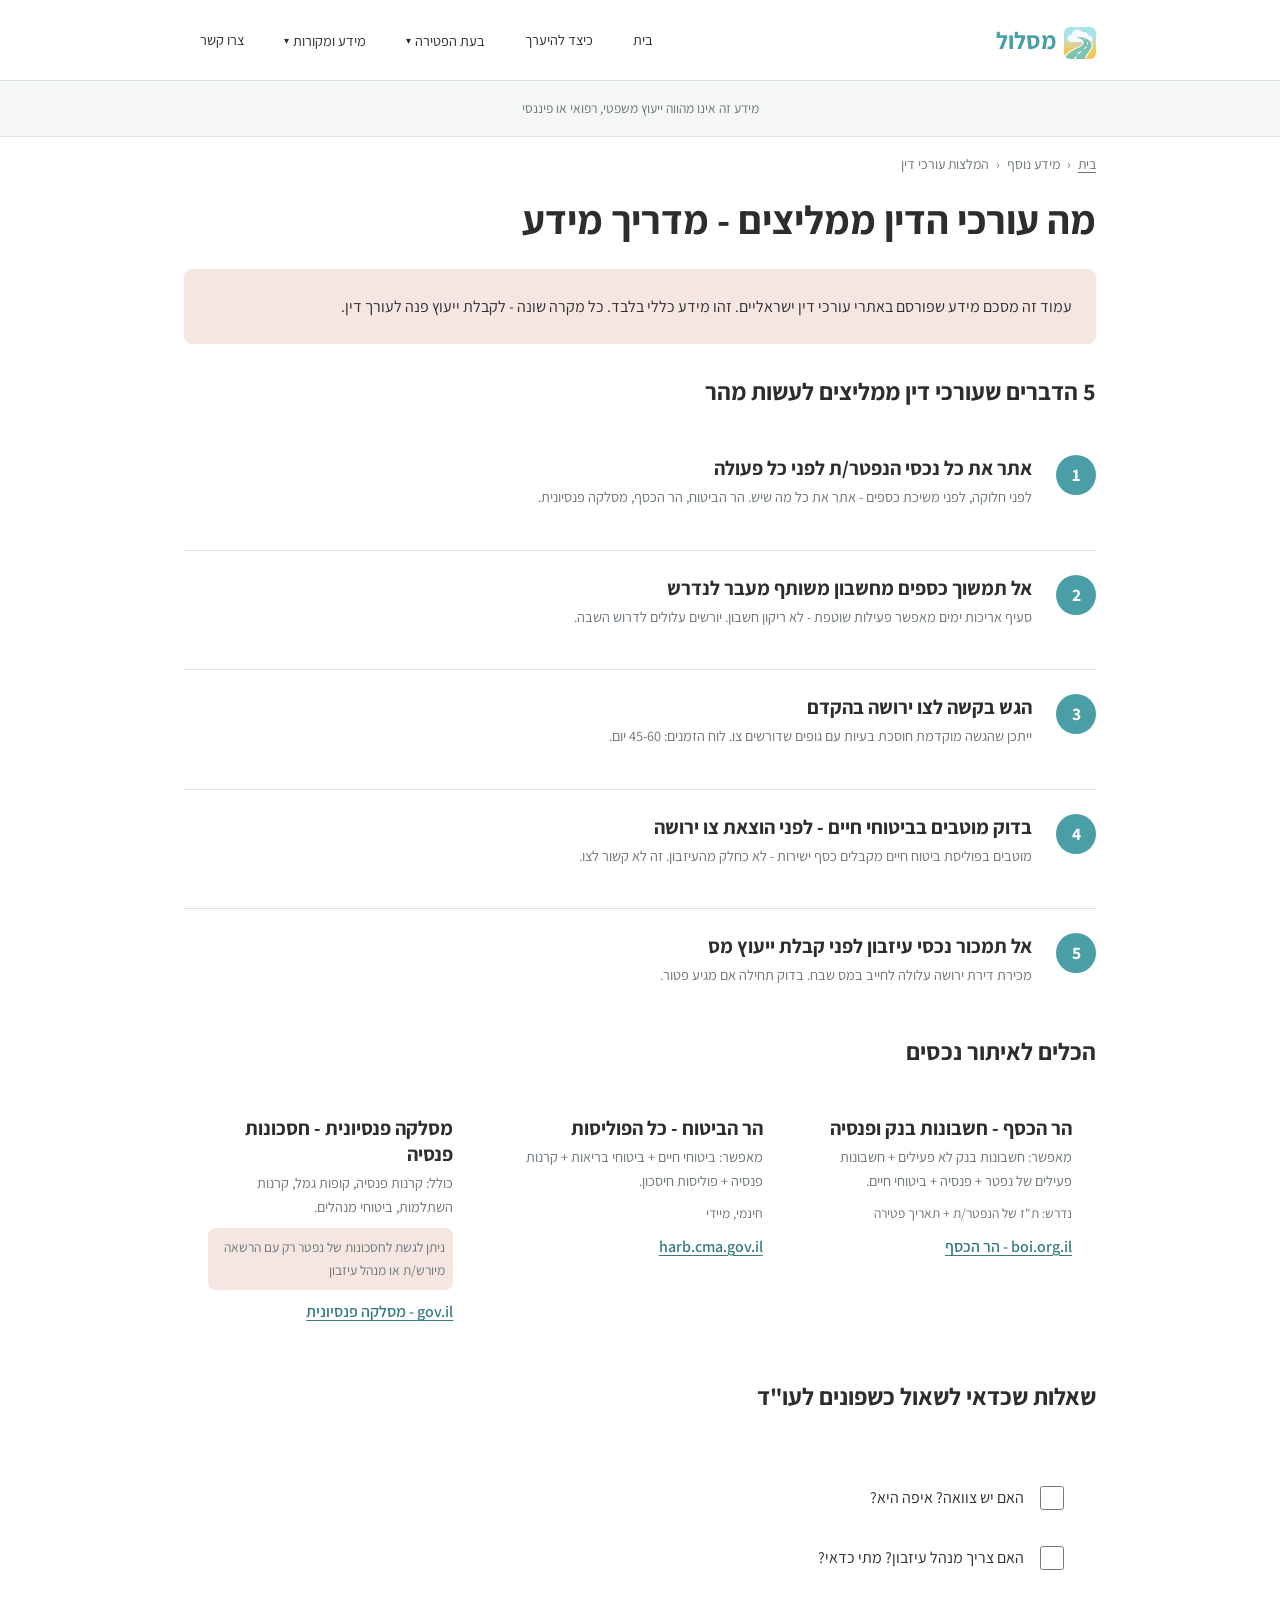
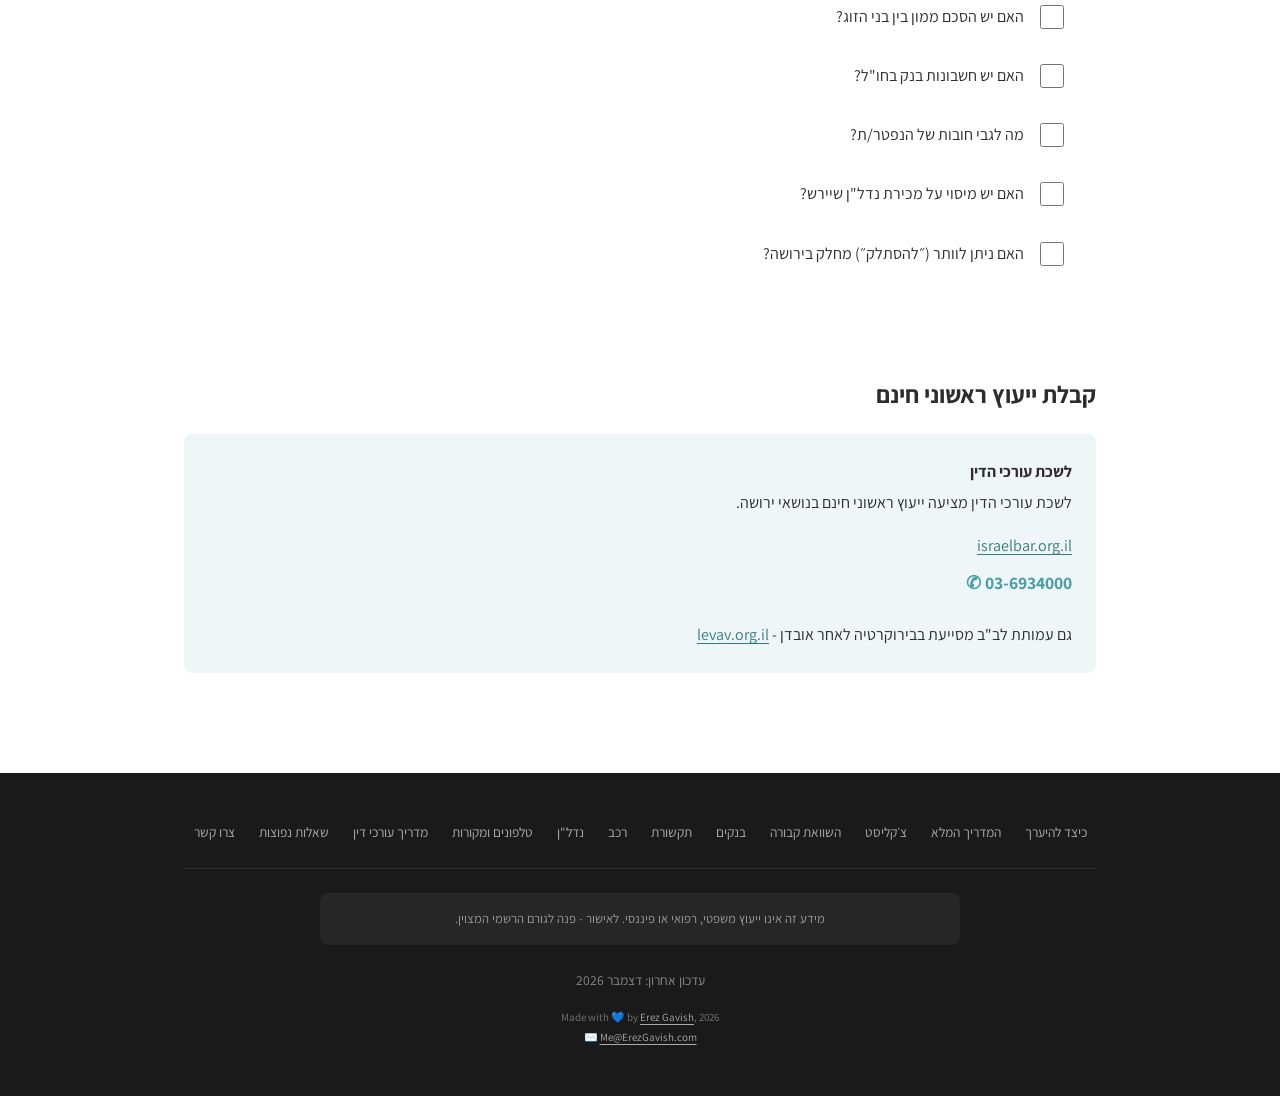
<file: lawyer-guide.html>
<!DOCTYPE html>
<html lang="he" dir="rtl">
<head>
  <meta charset="UTF-8">
  <meta name="viewport" content="width=device-width, initial-scale=1.0">
  <title>מדריך: מתי צריך עורך דין לאחר פטירה | מסלול</title>
  <meta name="description" content="מתי חייבים עורך דין לאחר פטירה, מה מחירים סבירים ואיך בוחרים עורך דין לעיזבון ולירושה">
  <meta name="keywords" content="עורך דין ירושה, עורך דין עיזבון, מחיר עורך דין צוואה, צו ירושה עורך דין">
  <link rel="canonical" href="https://erzog1.github.io/maslul/lawyer-guide.html">
  <meta property="og:title" content="מדריך: מתי צריך עורך דין לאחר פטירה | מסלול">
  <meta property="og:description" content="מתי חייבים עורך דין לאחר פטירה, מה מחירים סבירים ואיך בוחרים עורך דין לעיזבון ולירושה">
  <meta property="og:url" content="https://erzog1.github.io/maslul/lawyer-guide.html">
  <meta property="og:type" content="website">
  <meta property="og:locale" content="he_IL">
  <meta name="robots" content="index, follow">
  <link rel="preconnect" href="https://fonts.googleapis.com">
  <link rel="preconnect" href="https://fonts.gstatic.com" crossorigin>
  <link href="https://fonts.googleapis.com/css2?family=Assistant:wght@300;400;700&display=swap" rel="stylesheet">
  <link rel="stylesheet" href="css/style.css">
<!-- Google tag (gtag.js) -->
  <script async src="https://www.googletagmanager.com/gtag/js?id=G-9X5LZYEQ0G"></script>
  <script>
    window.dataLayer = window.dataLayer || [];
    function gtag(){dataLayer.push(arguments);}
    gtag('js', new Date());
    gtag('config', 'G-9X5LZYEQ0G');
  </script>
</head>
<body>

  <!-- Header -->
  <header class="site-header">
    <div class="container">
      <a href="index.html" class="site-logo"><img src="images/logo.png" alt="">מסלול</a>
      <button class="nav-toggle" aria-label="פתח תפריט ניווט" aria-expanded="false">
        <svg viewBox="0 0 24 24" fill="none" stroke="currentColor" stroke-width="2" stroke-linecap="round">
          <line x1="3" y1="6" x2="21" y2="6"/>
          <line x1="3" y1="12" x2="21" y2="12"/>
          <line x1="3" y1="18" x2="21" y2="18"/>
        </svg>
      </button>
      <nav class="main-nav" aria-label="ניווט ראשי">
        <ul>
          <li><a href="index.html">בית</a></li>
          <li><a href="preparation.html">כיצד להיערך</a></li>
          <li class="nav-group">
            <button class="nav-group-label" aria-expanded="false">בעת הפטירה <span class="arrow" aria-hidden="true">▾</span></button>
            <ul class="nav-dropdown">
              <li><a href="maslul-ptira.html">המדריך המלא</a></li>
              <li><a href="checklist.html">צ׳קליסט</a></li>
              <li><a href="hashvaah.html">השוואת קבורה</a></li>
              <li><a href="banks.html">בנקים</a></li>
              <li><a href="telecom.html">תקשורת</a></li>
              <li><a href="vehicle.html">רכב</a></li>
              <li><a href="realestate.html">נדל"ן</a></li>
              <li><a href="faq.html">שאלות נפוצות</a></li>
            </ul>
          </li>
          <li class="nav-group">
            <button class="nav-group-label" aria-expanded="false">מידע ומקורות <span class="arrow" aria-hidden="true">▾</span></button>
            <ul class="nav-dropdown">
              <li><a href="mekorot.html">טלפונים ומקורות</a></li>
              <li><a href="lawyer-guide.html" aria-current="page">מדריך עורכי דין</a></li>
            </ul>
          </li>
        <li><a href="contact.html">צרו קשר</a></li>
        </ul>
      </nav>
    </div>
  </header>

  <!-- Disclaimer Banner -->
  <div class="disclaimer-banner">
    מידע זה אינו מהווה ייעוץ משפטי, רפואי או פיננסי
  </div>

  <main>
    <div class="container">

      <!-- Breadcrumb -->
      <nav class="breadcrumb" aria-label="מיקום באתר">
        <a href="index.html">בית</a>
        <span>‹</span>
        מידע נוסף
        <span>‹</span>
        המלצות עורכי דין
      </nav>

      <h1>מה עורכי הדין ממליצים - מדריך מידע</h1>

      <!-- Top disclaimer -->
      <div class="callout callout--alert">
        <p style="margin-bottom:0;">עמוד זה מסכם מידע שפורסם באתרי עורכי דין ישראליים. זהו מידע כללי בלבד. כל מקרה שונה - לקבלת ייעוץ פנה לעורך דין.</p>
      </div>

      <!-- Section A: 5 Things -->
      <h2 class="mt-xl">5 הדברים שעורכי דין ממליצים לעשות מהר</h2>

      <ol class="numbered-steps">
        <li class="numbered-step">
          <span class="step-number" aria-hidden="true">1</span>
          <div class="step-content">
            <h3>אתר את כל נכסי הנפטר/ת לפני כל פעולה</h3>
            <p class="step-note">לפני חלוקה, לפני משיכת כספים - אתר את כל מה שיש. הר הביטוח, הר הכסף, מסלקה פנסיונית.</p>
          </div>
        </li>
        <li class="numbered-step">
          <span class="step-number" aria-hidden="true">2</span>
          <div class="step-content">
            <h3>אל תמשוך כספים מחשבון משותף מעבר לנדרש</h3>
            <p class="step-note">סעיף אריכות ימים מאפשר פעילות שוטפת - לא ריקון חשבון. יורשים עלולים לדרוש השבה.</p>
          </div>
        </li>
        <li class="numbered-step">
          <span class="step-number" aria-hidden="true">3</span>
          <div class="step-content">
            <h3>הגש בקשה לצו ירושה בהקדם</h3>
            <p class="step-note">ייתכן שהגשה מוקדמת חוסכת בעיות עם גופים שדורשים צו. לוח הזמנים: 45-60 יום.</p>
          </div>
        </li>
        <li class="numbered-step">
          <span class="step-number" aria-hidden="true">4</span>
          <div class="step-content">
            <h3>בדוק מוטבים בביטוחי חיים - לפני הוצאת צו ירושה</h3>
            <p class="step-note">מוטבים בפוליסת ביטוח חיים מקבלים כסף ישירות - לא כחלק מהעיזבון. זה לא קשור לצו.</p>
          </div>
        </li>
        <li class="numbered-step">
          <span class="step-number" aria-hidden="true">5</span>
          <div class="step-content">
            <h3>אל תמכור נכסי עיזבון לפני קבלת ייעוץ מס</h3>
            <p class="step-note">מכירת דירת ירושה עלולה לחייב במס שבח. בדוק תחילה אם מגיע פטור.</p>
          </div>
        </li>
      </ol>

      <!-- Section B: Asset Discovery Tools -->
      <h2 class="mt-xl">הכלים לאיתור נכסים</h2>
      <div class="source-cards">

        <div class="source-card">
          <h3>הר הכסף - חשבונות בנק ופנסיה</h3>
          <p>מאפשר: חשבונות בנק לא פעילים + חשבונות פעילים של נפטר + פנסיה + ביטוחי חיים.</p>
          <p class="text-muted" style="font-size:0.85rem;">נדרש: ת"ז של הנפטר/ת + תאריך פטירה</p>
          <a href="https://www.boi.org.il/information/bank-paymnts/financial-education/campaigns/account_deposite/" target="_blank" rel="noopener">boi.org.il - הר הכסף</a>
        </div>

        <div class="source-card">
          <h3>הר הביטוח - כל הפוליסות</h3>
          <p>מאפשר: ביטוחי חיים + ביטוחי בריאות + קרנות פנסיה + פוליסות חיסכון.</p>
          <p class="text-muted" style="font-size:0.85rem;">חינמי, מיידי</p>
          <a href="https://harb.cma.gov.il" target="_blank" rel="noopener">harb.cma.gov.il</a>
        </div>

        <div class="source-card">
          <h3>מסלקה פנסיונית - חסכונות פנסיה</h3>
          <p>כולל: קרנות פנסיה, קופות גמל, קרנות השתלמות, ביטוחי מנהלים.</p>
          <p class="callout callout--alert" style="font-size:0.85rem; padding:0.5rem; margin:0.5rem 0 0.5rem;">ניתן לגשת לחסכונות של נפטר רק עם הרשאה מיורש/ת או מנהל עיזבון</p>
          <a href="https://www.gov.il" target="_blank" rel="noopener">gov.il - מסלקה פנסיונית</a>
        </div>

      </div>

      <!-- Section C: Questions for lawyer -->
      <h2 class="mt-xl">שאלות שכדאי לשאול כשפונים לעו"ד</h2>
      <div class="timeline-section">
        <ul class="checklist">
          <li class="checklist-item">
            <input type="checkbox" id="lq-1" aria-label="צוואה">
            <label for="lq-1">האם יש צוואה? איפה היא?</label>
          </li>
          <li class="checklist-item">
            <input type="checkbox" id="lq-2" aria-label="מנהל עיזבון">
            <label for="lq-2">האם צריך מנהל עיזבון? מתי כדאי?</label>
          </li>
          <li class="checklist-item">
            <input type="checkbox" id="lq-3" aria-label="הסכם ממון">
            <label for="lq-3">האם יש הסכם ממון בין בני הזוג?</label>
          </li>
          <li class="checklist-item">
            <input type="checkbox" id="lq-4" aria-label="חשבונות חו״ל">
            <label for="lq-4">האם יש חשבונות בנק בחו"ל?</label>
          </li>
          <li class="checklist-item">
            <input type="checkbox" id="lq-5" aria-label="חובות">
            <label for="lq-5">מה לגבי חובות של הנפטר/ת?</label>
          </li>
          <li class="checklist-item">
            <input type="checkbox" id="lq-6" aria-label="מיסוי נדל״ן">
            <label for="lq-6">האם יש מיסוי על מכירת נדל"ן שיירש?</label>
          </li>
          <li class="checklist-item">
            <input type="checkbox" id="lq-7" aria-label="הסתלקות">
            <label for="lq-7">האם ניתן לוותר (״להסתלק״) מחלק בירושה?</label>
          </li>
        </ul>
      </div>

      <!-- Section D: Free consultation -->
      <h2 class="mt-xl">קבלת ייעוץ ראשוני חינם</h2>
      <div class="callout callout--info">
        <strong>לשכת עורכי הדין</strong>
        <p>לשכת עורכי הדין מציעה ייעוץ ראשוני חינם בנושאי ירושה.</p>
        <p>
          <a href="https://www.israelbar.org.il" target="_blank" rel="noopener">israelbar.org.il</a>
          <br>
          <span class="phone-display" style="font-size:1.1rem;">✆ 03-6934000</span>
        </p>
        <p style="margin-bottom:0;">גם עמותת לב"ב מסייעת בבירוקרטיה לאחר אובדן - <a href="https://www.levav.org.il" target="_blank" rel="noopener">levav.org.il</a></p>
      </div>

    </div>
  </main>

  <!-- Footer -->
  <footer class="site-footer">
    <div class="container">
      <div class="footer-links">
        <a href="preparation.html">כיצד להיערך</a>
        <a href="maslul-ptira.html">המדריך המלא</a>
        <a href="checklist.html">צ׳קליסט</a>
        <a href="hashvaah.html">השוואת קבורה</a>
        <a href="banks.html">בנקים</a>
        <a href="telecom.html">תקשורת</a>
        <a href="vehicle.html">רכב</a>
        <a href="realestate.html">נדל"ן</a>
        <a href="mekorot.html">טלפונים ומקורות</a>
        <a href="lawyer-guide.html">מדריך עורכי דין</a>
        <a href="faq.html">שאלות נפוצות</a>
        <a href="contact.html">צרו קשר</a>
      </div>
      <p class="disclaimer">מידע זה אינו ייעוץ משפטי, רפואי או פיננסי. לאישור - פנה לגורם הרשמי המצוין.</p>
      <p class="footer-meta">עדכון אחרון: <span class="dynamic-date">מרץ 2026</span></p>
      <p class="footer-credit">Made with &#x1F499; by <a href="https://www.erezgavish.com" target="_blank" rel="noopener">Erez Gavish</a>, 2026<br>&#x2709;&#xFE0F; <a href="contact.html">Me@ErezGavish.com</a></p>
    </div>
  </footer>

  <script src="js/main.js"></script>
</body>
</html>
</file>
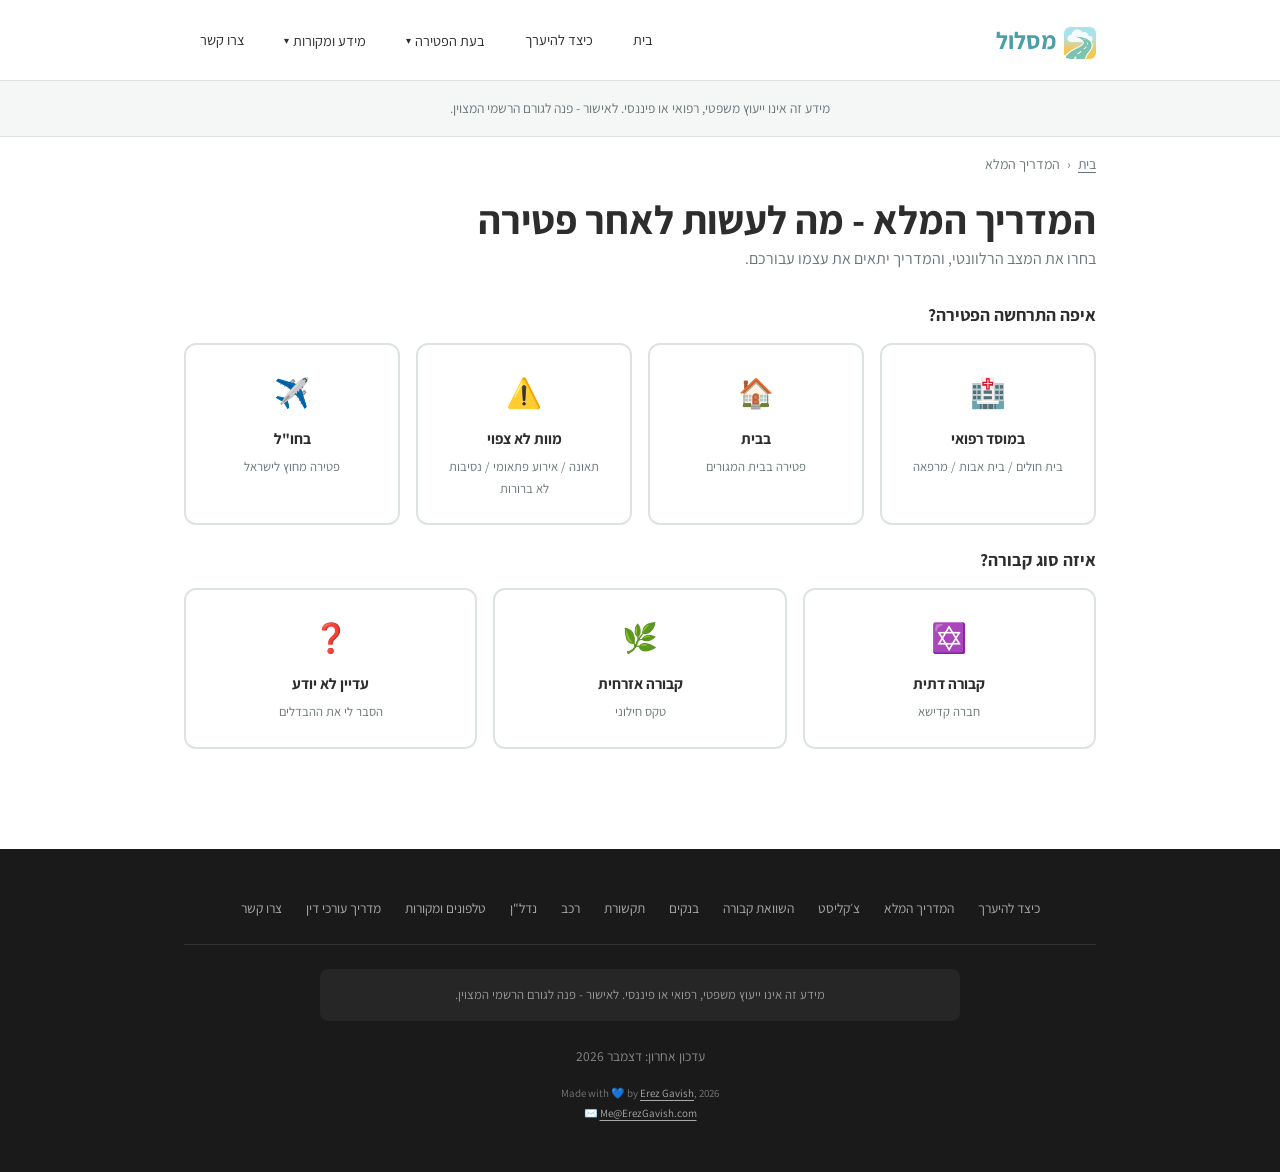
<file: maslul-mosad.html>
<!DOCTYPE html>
<html lang="he" dir="rtl">
<head>
  <meta charset="UTF-8">
  <meta name="viewport" content="width=device-width, initial-scale=1.0">
  <title>המדריך המלא - מה לעשות לאחר פטירה | מסלול</title>
  <meta name="description" content="מדריך אינטראקטיבי צעד-אחר-צעד לאחר פטירה בישראל - מותאם למיקום הפטירה וסוג הקבורה">
  <link rel="preconnect" href="https://fonts.googleapis.com">
  <link rel="preconnect" href="https://fonts.gstatic.com" crossorigin>
  <link href="https://fonts.googleapis.com/css2?family=Assistant:wght@300;400;700&display=swap" rel="stylesheet">
  <link rel="stylesheet" href="css/style.css">
<!-- Google tag (gtag.js) -->
  <script async src="https://www.googletagmanager.com/gtag/js?id=G-9X5LZYEQ0G"></script>
  <script>
    window.dataLayer = window.dataLayer || [];
    function gtag(){dataLayer.push(arguments);}
    gtag('js', new Date());
    gtag('config', 'G-9X5LZYEQ0G');
  </script>
  <style>
    /* Filter cards */
    .filter-section { margin-bottom: var(--space-xl); }
    .filter-question { margin-bottom: var(--space-lg); }
    .filter-question h3 { margin-bottom: var(--space-md); font-size: 1.1rem; }
    .filter-cards { display: grid; grid-template-columns: repeat(auto-fit, minmax(180px, 1fr)); gap: var(--space-md); }
    .filter-card {
      border: 2px solid var(--color-border);
      border-radius: var(--radius-lg);
      padding: var(--space-lg);
      text-align: center;
      cursor: pointer;
      transition: all 0.2s ease;
      background: var(--color-card-bg);
    }
    .filter-card:hover { border-color: var(--color-primary-light); background: #f0f9fa; }
    .filter-card.selected {
      border-color: var(--color-primary);
      background: #e8f4f5;
      box-shadow: 0 0 0 1px var(--color-primary);
    }
    .filter-card .filter-icon { font-size: 1.8rem; margin-bottom: var(--space-sm); }
    .filter-card .filter-label { font-weight: 700; font-size: 0.95rem; margin-bottom: var(--space-xs); }
    .filter-card .filter-desc { font-size: 0.8rem; color: var(--color-muted); }

    /* Dynamic content */
    .dynamic-content { display: none; }
    .dynamic-content.visible {
      display: block;
      animation: fadeIn 0.3s ease;
    }
    @keyframes fadeIn {
      from { opacity: 0; transform: translateY(8px); }
      to { opacity: 1; transform: translateY(0); }
    }

    /* Comparison mini table */
    .comparison-mini { margin: var(--space-lg) 0; }
    .comparison-mini table { width: 100%; border-collapse: collapse; font-size: 0.9rem; }
    .comparison-mini th, .comparison-mini td {
      padding: var(--space-sm) var(--space-md);
      border: 1px solid var(--color-border);
      text-align: right;
    }
    .comparison-mini th { background: #f5f7f7; font-weight: 700; }

    /* Phone display */
    .phone-inline {
      display: inline-block;
      direction: ltr;
      font-weight: 700;
      color: var(--color-primary-dark);
    }

    /* Section divider */
    .section-divider {
      margin: var(--space-2xl) 0;
      border: none;
      border-top: 1px solid var(--color-border);
    }

    /* Bottom buttons area */
    .bottom-buttons {
      display: flex;
      gap: var(--space-md);
      flex-wrap: wrap;
      justify-content: center;
      margin-top: var(--space-2xl);
      padding-top: var(--space-xl);
      border-top: 1px solid var(--color-border);
    }

    @media (max-width: 767px) {
      .filter-cards { grid-template-columns: 1fr 1fr; }
      .filter-card { padding: var(--space-md); }
      .filter-card .filter-icon { font-size: 1.4rem; }
    }
    @media (max-width: 479px) {
      .filter-cards { grid-template-columns: 1fr; }
    }
  </style>
</head>
<body>

  <!-- Header -->
  <header class="site-header">
    <div class="container">
      <a href="index.html" class="site-logo"><img src="images/logo.png" alt="">מסלול</a>
      <button class="nav-toggle" aria-label="פתח תפריט ניווט" aria-expanded="false">
        <svg viewBox="0 0 24 24" fill="none" stroke="currentColor" stroke-width="2" stroke-linecap="round">
          <line x1="3" y1="6" x2="21" y2="6"/>
          <line x1="3" y1="12" x2="21" y2="12"/>
          <line x1="3" y1="18" x2="21" y2="18"/>
        </svg>
      </button>
      <nav class="main-nav" aria-label="ניווט ראשי">
        <ul>
          <li><a href="index.html">בית</a></li>
          <li><a href="preparation.html">כיצד להיערך</a></li>
          <li class="nav-group">
            <button class="nav-group-label" aria-expanded="false">בעת הפטירה <span class="arrow" aria-hidden="true">▾</span></button>
            <ul class="nav-dropdown">
              <li><a href="maslul-mosad.html" aria-current="page">המדריך המלא</a></li>
              <li><a href="checklist.html">צ׳קליסט</a></li>
              <li><a href="hashvaah.html">השוואת קבורה</a></li>
              <li><a href="banks.html">בנקים</a></li>
              <li><a href="telecom.html">תקשורת</a></li>
              <li><a href="vehicle.html">רכב</a></li>
              <li><a href="realestate.html">נדל"ן</a></li>
            </ul>
          </li>
          <li class="nav-group">
            <button class="nav-group-label" aria-expanded="false">מידע ומקורות <span class="arrow" aria-hidden="true">▾</span></button>
            <ul class="nav-dropdown">
              <li><a href="mekorot.html">טלפונים ומקורות</a></li>
              <li><a href="lawyer-guide.html">מדריך עורכי דין</a></li>
            </ul>
          </li>
        <li><a href="contact.html">צרו קשר</a></li>
        </ul>
      </nav>
    </div>
  </header>

  <!-- Disclaimer Banner -->
  <div class="disclaimer-banner">
    מידע זה אינו ייעוץ משפטי, רפואי או פיננסי. לאישור - פנה לגורם הרשמי המצוין.
  </div>

  <main>
    <div class="container">

      <!-- Breadcrumb -->
      <nav class="breadcrumb" aria-label="מיקום באתר">
        <a href="index.html">בית</a>
        <span>‹</span>
        המדריך המלא
      </nav>

      <h1>המדריך המלא - מה לעשות לאחר פטירה</h1>
      <p style="margin-bottom: var(--space-xl); color: var(--color-muted);">בחרו את המצב הרלוונטי, והמדריך יתאים את עצמו עבורכם.</p>

      <!-- ========== PART 1: FILTER QUESTIONS ========== -->
      <div class="filter-section">

        <!-- Question 1: Location -->
        <div class="filter-question">
          <h3>איפה התרחשה הפטירה?</h3>
          <div class="filter-cards" id="filter-location">
            <div class="filter-card" data-value="A" tabindex="0" role="button" aria-pressed="false">
              <div class="filter-icon">🏥</div>
              <div class="filter-label">במוסד רפואי</div>
              <div class="filter-desc">בית חולים / בית אבות / מרפאה</div>
            </div>
            <div class="filter-card" data-value="B" tabindex="0" role="button" aria-pressed="false">
              <div class="filter-icon">🏠</div>
              <div class="filter-label">בבית</div>
              <div class="filter-desc">פטירה בבית המגורים</div>
            </div>
            <div class="filter-card" data-value="C" tabindex="0" role="button" aria-pressed="false">
              <div class="filter-icon">⚠️</div>
              <div class="filter-label">מוות לא צפוי</div>
              <div class="filter-desc">תאונה / אירוע פתאומי / נסיבות לא ברורות</div>
            </div>
            <div class="filter-card" data-value="D" tabindex="0" role="button" aria-pressed="false">
              <div class="filter-icon">✈️</div>
              <div class="filter-label">בחו"ל</div>
              <div class="filter-desc">פטירה מחוץ לישראל</div>
            </div>
          </div>
        </div>

        <!-- Question 2: Burial type -->
        <div class="filter-question">
          <h3>איזה סוג קבורה?</h3>
          <div class="filter-cards" id="filter-burial">
            <div class="filter-card" data-value="X" tabindex="0" role="button" aria-pressed="false">
              <div class="filter-icon">✡️</div>
              <div class="filter-label">קבורה דתית</div>
              <div class="filter-desc">חברה קדישא</div>
            </div>
            <div class="filter-card" data-value="Y" tabindex="0" role="button" aria-pressed="false">
              <div class="filter-icon">🌿</div>
              <div class="filter-label">קבורה אזרחית</div>
              <div class="filter-desc">טקס חילוני</div>
            </div>
            <div class="filter-card" data-value="Z" tabindex="0" role="button" aria-pressed="false">
              <div class="filter-icon">❓</div>
              <div class="filter-label">עדיין לא יודע</div>
              <div class="filter-desc">הסבר לי את ההבדלים</div>
            </div>
          </div>
        </div>

      </div>

      <!-- ========== PART 2: DYNAMIC CONTENT ========== -->

      <!-- SECTION: שעות ראשונות -->
      <div class="dynamic-content" id="section-now">
        <section class="timeline-section timeline-section--urgent">
          <h2><span class="section-badge">דחוף</span> שעות ראשונות - דחוף עכשיו</h2>

          <!-- Location A: מוסד רפואי -->
          <div class="location-content" data-location="A">
            <ol class="numbered-steps">
              <li class="numbered-step">
                <span class="step-number" aria-hidden="true">1</span>
                <div class="step-content">
                  <h3>קבל הודעת פטירה רשמית מהמוסד</h3>
                  <p class="step-note">בקש 3 עותקים חתומים של הודעת הפטירה. המסמך נדרש לכל ההמשך הבירוקרטי.</p>
                </div>
              </li>
              <li class="numbered-step">
                <span class="step-number" aria-hidden="true">2</span>
                <div class="step-content">
                  <h3>קבל רישיון קבורה</h3>
                  <p class="step-note">ממדור קבלה / אח"מ של המוסד הרפואי. נדרש לפני כל הובלה של הגופה.</p>
                </div>
              </li>
              <li class="numbered-step">
                <span class="step-number" aria-hidden="true">3</span>
                <div class="step-content">
                  <h3 class="burial-x-text">התקשר לחברה קדישא</h3>
                  <h3 class="burial-y-text" style="display:none;">צור קשר עם חברת קבורה אזרחית</h3>
                  <div class="phone-display burial-x-text" aria-label="מספר טלפון חברה קדישא">✆ *0120</div>
                  <p class="step-note burial-x-text">קו פעיל 24/7. החברה קדישא מתאמת הכל - הובלה, טהרה, תכריכים, קבורה.</p>
                  <p class="step-note burial-y-text" style="display:none;">פנו לחברת קבורה אזרחית לתיאום ההלוויה והקבורה.</p>
                </div>
              </li>
              <li class="numbered-step">
                <span class="step-number" aria-hidden="true">4</span>
                <div class="step-content">
                  <h3>הגופה נשמרת בקירור במוסד</h3>
                  <p class="step-note">ללא עלות עד ההלוויה. אין צורך לדאוג להעברה מיידית.</p>
                </div>
              </li>
            </ol>
          </div>

          <!-- Location B: בבית -->
          <div class="location-content" data-location="B" style="display:none;">
            <ol class="numbered-steps">
              <li class="numbered-step">
                <span class="step-number" aria-hidden="true">1</span>
                <div class="step-content">
                  <h3>התקשר למד"א</h3>
                  <div class="phone-display" aria-label="מספר טלפון מד״א">✆ 101</div>
                  <p class="step-note">רופא/חובש יגיע להכריז על המוות באופן רשמי.</p>
                </div>
              </li>
              <li class="numbered-step">
                <span class="step-number" aria-hidden="true">2</span>
                <div class="step-content">
                  <h3>המשטרה תגיע</h3>
                  <p class="step-note">זה חוקי ונורמלי. הם יבדקו שאין חשד לפשע. אין צורך לדאוג.</p>
                </div>
              </li>
              <li class="numbered-step">
                <span class="step-number" aria-hidden="true">3</span>
                <div class="step-content">
                  <h3>קבל הודעת פטירה</h3>
                  <p class="step-note">מד"א מוציא 3 עותקים של הודעת פטירה.</p>
                </div>
              </li>
              <li class="numbered-step">
                <span class="step-number" aria-hidden="true">4</span>
                <div class="step-content">
                  <h3>הוצא רישיון קבורה</h3>
                  <p class="step-note">מלשכת הבריאות המחוזית לפי כתובת הנפטר/ת.</p>
                  <a href="https://www.gov.il/he/service/death-notification-and-burial-permit" target="_blank" rel="noopener" class="btn btn--secondary mt-sm" style="font-size:0.85rem; padding:0.4rem 1rem; min-height:36px;">משרד הבריאות ←</a>
                </div>
              </li>
              <li class="numbered-step">
                <span class="step-number" aria-hidden="true">5</span>
                <div class="step-content">
                  <h3 class="burial-x-text">התקשר לחברה קדישא</h3>
                  <h3 class="burial-y-text" style="display:none;">צור קשר עם חברת קבורה אזרחית</h3>
                  <div class="phone-display burial-x-text" aria-label="מספר טלפון חברה קדישא">✆ *0120</div>
                  <p class="step-note burial-x-text">קו פעיל 24/7.</p>
                  <p class="step-note burial-y-text" style="display:none;">פנו לחברת קבורה אזרחית לתיאום ההלוויה והקבורה.</p>
                </div>
              </li>
            </ol>
          </div>

          <!-- Location C: מוות לא צפוי -->
          <div class="location-content" data-location="C" style="display:none;">
            <ol class="numbered-steps">
              <li class="numbered-step">
                <span class="step-number" aria-hidden="true">1</span>
                <div class="step-content">
                  <h3>הגופה מועברת למכון לרפואה משפטית (אבו כביר)</h3>
                  <p class="step-note">תהליך אוטומטי, לא ניתן לעצור אותו.</p>
                </div>
              </li>
              <li class="numbered-step">
                <span class="step-number" aria-hidden="true">2</span>
                <div class="step-content">
                  <h3>המכון מבצע בדיקה</h3>
                  <p class="step-note">בדרך כלל 24-72 שעות. משך הזמן תלוי בנסיבות.</p>
                </div>
              </li>
              <li class="numbered-step">
                <span class="step-number" aria-hidden="true">3</span>
                <div class="step-content">
                  <h3>זכות להתנגד לנתיחה</h3>
                  <p class="step-note">יש להצהיר בהקדם האפשרי אם רוצים להתנגד לנתיחה שלאחר המוות.</p>
                </div>
              </li>
              <li class="numbered-step">
                <span class="step-number" aria-hidden="true">4</span>
                <div class="step-content">
                  <h3>אבו כביר מוציא רישיון קבורה</h3>
                  <p class="step-note">לאחר סיום הבדיקה. רק אז ניתן לתאם הלוויה.</p>
                </div>
              </li>
              <li class="numbered-step">
                <span class="step-number" aria-hidden="true">5</span>
                <div class="step-content">
                  <h3>הובלה מאבו כביר</h3>
                  <p class="step-note">על חשבון המשטרה, תהליך אוטומטי.</p>
                </div>
              </li>
            </ol>
            <p style="margin-top: var(--space-lg);"><strong>מכון לרפואה משפטית:</strong> <span class="phone-inline">03-6074200</span></p>
          </div>

          <!-- Location D: בחו"ל -->
          <div class="location-content" data-location="D" style="display:none;">
            <ol class="numbered-steps">
              <li class="numbered-step">
                <span class="step-number" aria-hidden="true">1</span>
                <div class="step-content">
                  <h3>פנה לשגרירות ישראל במדינה הרלוונטית</h3>
                  <p class="step-note">השגרירות מתאמת את הצעדים הראשוניים ומסייעת בתהליך.</p>
                </div>
              </li>
              <li class="numbered-step">
                <span class="step-number" aria-hidden="true">2</span>
                <div class="step-content">
                  <h3>בחר: קבורה מקומית בחו"ל / החזרת הגופה לישראל</h3>
                  <p class="step-note">החלטה שיש לקבל בהקדם. השגרירות יכולה לסייע בשני המסלולים.</p>
                </div>
              </li>
              <li class="numbered-step">
                <span class="step-number" aria-hidden="true">3</span>
                <div class="step-content">
                  <h3>עלות החזרת גופה (repatriation)</h3>
                  <p class="step-note">מינימום €5,000-$8,000. בדוק כיסוי ביטוחי מיד - ביטוח נסיעות עשוי לכסות.</p>
                </div>
              </li>
              <li class="numbered-step">
                <span class="step-number" aria-hidden="true">4</span>
                <div class="step-content">
                  <h3>תושב ישראל שנפטר בחו"ל</h3>
                  <p class="step-note">ביטוח לאומי מממן קבורה בעיר מגוריו בישראל.</p>
                </div>
              </li>
              <li class="numbered-step">
                <span class="step-number" aria-hidden="true">5</span>
                <div class="step-content">
                  <h3>מי שגר בחו"ל שנים</h3>
                  <p class="step-note">ייתכן שאינו מכוסה. יש לבדוק מול ביטוח לאומי.</p>
                </div>
              </li>
            </ol>
          </div>

        </section>
      </div>

      <!-- SECTION: תוך 24 שעות -->
      <div class="dynamic-content" id="section-24h">
        <hr class="section-divider">
        <section class="timeline-section">
          <h2>תוך 24 שעות</h2>
          <ul class="checklist">
            <li class="checklist-item">
              <input type="checkbox" id="c-date" aria-label="תיאום תאריך ושעת הלוויה">
              <label for="c-date">תיאום תאריך ושעת הלוויה עם חברת הקבורה</label>
            </li>
            <li class="checklist-item">
              <input type="checkbox" id="c-family" aria-label="הודעה לבני משפחה">
              <label for="c-family">הודעה לבני משפחה קרובים</label>
            </li>
            <li class="checklist-item">
              <input type="checkbox" id="c-cemetery" aria-label="בחירת בית עלמין">
              <label for="c-cemetery">בחירת בית עלמין (אם יש אפשרות בחירה)</label>
            </li>
            <li class="checklist-item burial-x-only">
              <input type="checkbox" id="c-tahara" aria-label="תיאום טהרה ותכריכים">
              <label for="c-tahara">תיאום טהרה ותכריכים - החברה קדישא דואגת</label>
            </li>
          </ul>
        </section>
      </div>

      <!-- SECTION: סוג הקבורה - השוואה -->
      <div class="dynamic-content" id="section-burial-compare">
        <hr class="section-divider">
        <section class="timeline-section">
          <h2>סוג הקבורה - מה ההבדל?</h2>
          <div class="comparison-mini">
            <table>
              <thead>
                <tr>
                  <th>נושא</th>
                  <th>קבורה דתית</th>
                  <th>קבורה אזרחית</th>
                </tr>
              </thead>
              <tbody>
                <tr>
                  <td>מימון ביטוח לאומי</td>
                  <td>כן - מלא</td>
                  <td>חלקי בלבד</td>
                </tr>
                <tr>
                  <td>ארון</td>
                  <td>ללא ארון (תכריכים)</td>
                  <td>בארון עץ</td>
                </tr>
                <tr>
                  <td>טקס</td>
                  <td>דתי - תפילות והספדים</td>
                  <td>חילוני - לפי בחירת המשפחה</td>
                </tr>
                <tr>
                  <td>מוזיקה</td>
                  <td>לא</td>
                  <td>כן</td>
                </tr>
                <tr>
                  <td>זמינות</td>
                  <td>בכל הארץ</td>
                  <td>מוגבלת - מספר בתי עלמין</td>
                </tr>
              </tbody>
            </table>
          </div>
          <a href="hashvaah.html" class="btn btn--secondary">להשוואה המלאה ←</a>
        </section>
      </div>

      <!-- SECTION: תוך שבוע -->
      <div class="dynamic-content" id="section-week">
        <hr class="section-divider">
        <section class="timeline-section">
          <h2>תוך שבוע (תקופת השבעה)</h2>
          <ul style="list-style: none; padding: 0;">
            <li style="padding: var(--space-sm) 0;">📌 ההלוויה והקבורה התקיימו</li>
            <li style="padding: var(--space-sm) 0;">📌 שבעה - 7 ימי אבל מסורתיים</li>
          </ul>
        </section>
      </div>

      <!-- SECTION: תוך 30 יום -->
      <div class="dynamic-content" id="section-month">
        <hr class="section-divider">
        <section class="timeline-section">
          <h2>תוך 30 יום</h2>
          <div class="table-wrapper">
            <table class="data-table">
              <thead>
                <tr>
                  <th scope="col">מה לעשות</th>
                  <th scope="col">היכן</th>
                  <th scope="col">קישור</th>
                  <th scope="col">הערה</th>
                </tr>
              </thead>
              <tbody>
                <tr>
                  <td>תעודת פטירה רשמית</td>
                  <td>משרד הפנים</td>
                  <td><a href="https://www.gov.il/he/service/death_certificate" target="_blank" rel="noopener">gov.il</a></td>
                  <td>~2 שבועות</td>
                </tr>
                <tr>
                  <td>תביעת קצבת שאירים</td>
                  <td>ביטוח לאומי</td>
                  <td><a href="https://www.btl.gov.il/benefits/Survivors_%20Insurance/Pages/%D7%90%D7%95%D7%A4%D7%9F%20%D7%94%D7%92%D7%A9%D7%AA%20%D7%94%D7%AA%D7%91%D7%99%D7%A2%D7%94.aspx" target="_blank" rel="noopener">btl.gov.il</a></td>
                  <td>עד 12 חודש רטרואקטיבי</td>
                </tr>
                <tr>
                  <td>הר הביטוח - חיפוש פוליסות</td>
                  <td>רשות שוק ההון</td>
                  <td><a href="https://harb.cma.gov.il" target="_blank" rel="noopener">harb.cma.gov.il</a></td>
                  <td>כל ביטוחי הנפטר/ת</td>
                </tr>
                <tr>
                  <td>הודעה לבנקים</td>
                  <td>כל בנק בנפרד</td>
                  <td><a href="banks.html">מדריך בנקים</a></td>
                  <td>חשבון מוקפא ללא צו ירושה</td>
                </tr>
                <tr>
                  <td>ביטול: חשמל, מים, טלפון, אינטרנט</td>
                  <td>כל ספק</td>
                  <td><a href="telecom.html">מדריך תקשורת</a></td>
                  <td>אפשר גם אחרי שלושים</td>
                </tr>
              </tbody>
            </table>
          </div>
        </section>
      </div>

      <!-- SECTION: זכויות ביטוח לאומי -->
      <div class="dynamic-content" id="section-btl">
        <hr class="section-divider">
        <section class="timeline-section">
          <h2>זכויות ביטוח לאומי</h2>
          <p><strong>⚠️ נא לבדוק את המחירים. האתר אינו אחראית לסכומים המוצגים</strong></p>
          <div class="table-wrapper">
            <table class="data-table">
              <thead>
                <tr>
                  <th scope="col">זכות</th>
                  <th scope="col">מי זכאי</th>
                  <th scope="col">סכום</th>
                  <th scope="col">הגשה</th>
                </tr>
              </thead>
              <tbody>
                <tr>
                  <td>מענק פטירה</td>
                  <td>בן/בת זוג</td>
                  <td>₪10,514</td>
                  <td>אוטומטי</td>
                </tr>
                <tr>
                  <td>קצבת שאירים - גיל 40-50</td>
                  <td>אלמן/ה</td>
                  <td>₪1,381/חודש</td>
                  <td>תוך 12 חודש</td>
                </tr>
                <tr>
                  <td>קצבת שאירים - גיל 50+</td>
                  <td>אלמן/ה</td>
                  <td>₪1,838/חודש</td>
                  <td>תוך 12 חודש</td>
                </tr>
                <tr>
                  <td>קצבת יתום</td>
                  <td>יתום משני הורים</td>
                  <td>₪2,284/חודש</td>
                  <td></td>
                </tr>
              </tbody>
            </table>
          </div>
          <p class="text-muted mt-md" style="font-size:0.85rem;">מקור: <a href="https://www.btl.gov.il/benefits/Survivors_%20Insurance/Pages/%D7%9E%D7%A2%D7%A0%D7%A7%20%D7%A4%D7%98%D7%99%D7%A8%D7%94.aspx" target="_blank" rel="noopener">btl.gov.il/benefits/Survivors</a></p>
        </section>
      </div>

      <!-- SECTION: תוך שנה -->
      <div class="dynamic-content" id="section-year">
        <hr class="section-divider">
        <section class="timeline-section">
          <h2>תוך שנה - עיזבון וירושה</h2>
          <div class="table-wrapper">
            <table class="data-table">
              <thead>
                <tr>
                  <th scope="col">מה לעשות</th>
                  <th scope="col">היכן</th>
                  <th scope="col">קישור</th>
                  <th scope="col">הערה</th>
                </tr>
              </thead>
              <tbody>
                <tr>
                  <td>צו ירושה / צו קיום צוואה</td>
                  <td>רשם הירושות</td>
                  <td><a href="https://www.gov.il/he/service/request-for-inheritance-order" target="_blank" rel="noopener">gov.il</a></td>
                  <td>45-60 יום, אגרה ₪495</td>
                </tr>
                <tr>
                  <td>העברת נדל"ן (טאבו)</td>
                  <td>רשם המקרקעין</td>
                  <td><a href="realestate.html">מדריך נדל"ן</a></td>
                  <td>₪183 אגרה</td>
                </tr>
                <tr>
                  <td>מימוש ביטוח חיים</td>
                  <td>חברת הביטוח</td>
                  <td><a href="https://harb.cma.gov.il" target="_blank" rel="noopener">harb.cma.gov.il</a></td>
                  <td>בדוק בהר הביטוח</td>
                </tr>
                <tr>
                  <td>הקמת מצבה</td>
                  <td>חברה קדישא / ספק פרטי</td>
                  <td>-</td>
                  <td>בד"כ לאחר 11 חודש</td>
                </tr>
                <tr>
                  <td>סגירת תיק מס הכנסה</td>
                  <td>רשות המסים</td>
                  <td><a href="https://www.gov.il/he/departments/israel_tax_authority" target="_blank" rel="noopener">gov.il</a></td>
                  <td>דו"ח סופי לשנת הפטירה</td>
                </tr>
              </tbody>
            </table>
          </div>
        </section>
      </div>

      <!-- SECTION: מוות בחו"ל - נושאים נוספים -->
      <div class="dynamic-content" id="section-abroad-extra">
        <hr class="section-divider">
        <section class="timeline-section">
          <h2>מוות בחו"ל - נושאים נוספים</h2>
          <ul style="list-style: none; padding: 0;">
            <li style="padding: var(--space-sm) 0;">📌 ביטול דרכון: יש לפנות לשגרירות הישראלית</li>
            <li style="padding: var(--space-sm) 0;">📌 נכסים בחו"ל: ייתכן מס עזבון מקומי - בדקו עם עורך דין</li>
            <li style="padding: var(--space-sm) 0;">📌 מידע מהשגרירות: <a href="https://govextra.gov.il/mfa/" target="_blank" rel="noopener">govextra.gov.il/mfa/</a></li>
          </ul>
        </section>
      </div>

      <!-- PART 3: BOTTOM BUTTONS -->
      <div class="dynamic-content" id="section-bottom">
        <div class="bottom-buttons">
          <a href="checklist.html" class="btn btn--primary">הדפס / שמור צ׳קליסט ←</a>
          <a href="hashvaah.html" class="btn btn--secondary">השוואת סוגי קבורה ←</a>
        </div>
      </div>

      <!-- Bottom disclaimer -->
      <div class="dynamic-content" id="section-bottom-disclaimer">
        <p class="disclaimer" style="margin-top: var(--space-2xl); text-align: center;">מידע זה אינו ייעוץ משפטי, רפואי או פיננסי. לאישור - פנה לגורם הרשמי המצוין.</p>
      </div>

    </div>
  </main>

  <!-- Footer -->
  <footer class="site-footer">
    <div class="container">
      <div class="footer-links">
        <a href="preparation.html">כיצד להיערך</a>
        <a href="maslul-mosad.html">המדריך המלא</a>
        <a href="checklist.html">צ׳קליסט</a>
        <a href="hashvaah.html">השוואת קבורה</a>
        <a href="banks.html">בנקים</a>
        <a href="telecom.html">תקשורת</a>
        <a href="vehicle.html">רכב</a>
        <a href="realestate.html">נדל"ן</a>
        <a href="mekorot.html">טלפונים ומקורות</a>
        <a href="lawyer-guide.html">מדריך עורכי דין</a>
        <a href="contact.html">צרו קשר</a>
      </div>
      <p class="disclaimer">מידע זה אינו ייעוץ משפטי, רפואי או פיננסי. לאישור - פנה לגורם הרשמי המצוין.</p>
      <p class="footer-meta">עדכון אחרון: <span class="dynamic-date">מרץ 2026</span></p>
      <p class="footer-credit">Made with &#x1F499; by <a href="https://www.erezgavish.com" target="_blank" rel="noopener">Erez Gavish</a>, 2026<br>&#x2709;&#xFE0F; <a href="contact.html">Me@ErezGavish.com</a></p>
    </div>
  </footer>

  <script src="js/main.js"></script>
  <script>
    (function() {
      var location = localStorage.getItem('maslul-filter-location') || '';
      var burial = localStorage.getItem('maslul-filter-burial') || '';

      var locationCards = document.querySelectorAll('#filter-location .filter-card');
      var burialCards = document.querySelectorAll('#filter-burial .filter-card');

      // Restore saved state
      if (location) selectCard(locationCards, location);
      if (burial) selectCard(burialCards, burial);
      updateContent();

      // Location card clicks
      locationCards.forEach(function(card) {
        card.addEventListener('click', function() {
          location = card.getAttribute('data-value');
          localStorage.setItem('maslul-filter-location', location);
          selectCard(locationCards, location);
          updateContent();
        });
        card.addEventListener('keydown', function(e) {
          if (e.key === 'Enter' || e.key === ' ') { e.preventDefault(); card.click(); }
        });
      });

      // Burial card clicks
      burialCards.forEach(function(card) {
        card.addEventListener('click', function() {
          burial = card.getAttribute('data-value');
          localStorage.setItem('maslul-filter-burial', burial);
          selectCard(burialCards, burial);
          updateContent();
        });
        card.addEventListener('keydown', function(e) {
          if (e.key === 'Enter' || e.key === ' ') { e.preventDefault(); card.click(); }
        });
      });

      function selectCard(cards, value) {
        cards.forEach(function(c) {
          var isSelected = c.getAttribute('data-value') === value;
          c.classList.toggle('selected', isSelected);
          c.setAttribute('aria-pressed', isSelected ? 'true' : 'false');
        });
      }

      function updateContent() {
        var hasLocation = !!location;

        // Show/hide main sections
        toggle('section-now', hasLocation);
        toggle('section-24h', hasLocation);
        toggle('section-week', hasLocation);
        toggle('section-month', hasLocation);
        toggle('section-btl', hasLocation);
        toggle('section-year', hasLocation);
        toggle('section-bottom', hasLocation);
        toggle('section-bottom-disclaimer', hasLocation);

        // Burial comparison: only when Z selected
        toggle('section-burial-compare', burial === 'Z');

        // Abroad extra section: only when D selected
        toggle('section-abroad-extra', location === 'D');

        // Location-specific content in "first hours"
        document.querySelectorAll('.location-content').forEach(function(el) {
          el.style.display = el.getAttribute('data-location') === location ? '' : 'none';
        });

        // Burial type X vs Y text toggles
        var isY = burial === 'Y';
        document.querySelectorAll('.burial-x-text').forEach(function(el) {
          el.style.display = isY ? 'none' : '';
        });
        document.querySelectorAll('.burial-y-text').forEach(function(el) {
          el.style.display = isY ? '' : 'none';
        });

        // Tahara checklist item: only for religious burial
        var taharaItems = document.querySelectorAll('.burial-x-only');
        taharaItems.forEach(function(el) {
          el.style.display = (burial === 'Y') ? 'none' : '';
        });
      }

      function toggle(id, show) {
        var el = document.getElementById(id);
        if (el) {
          if (show) {
            el.classList.add('visible');
          } else {
            el.classList.remove('visible');
          }
        }
      }
    })();
  </script>
</body>
</html>
</file>
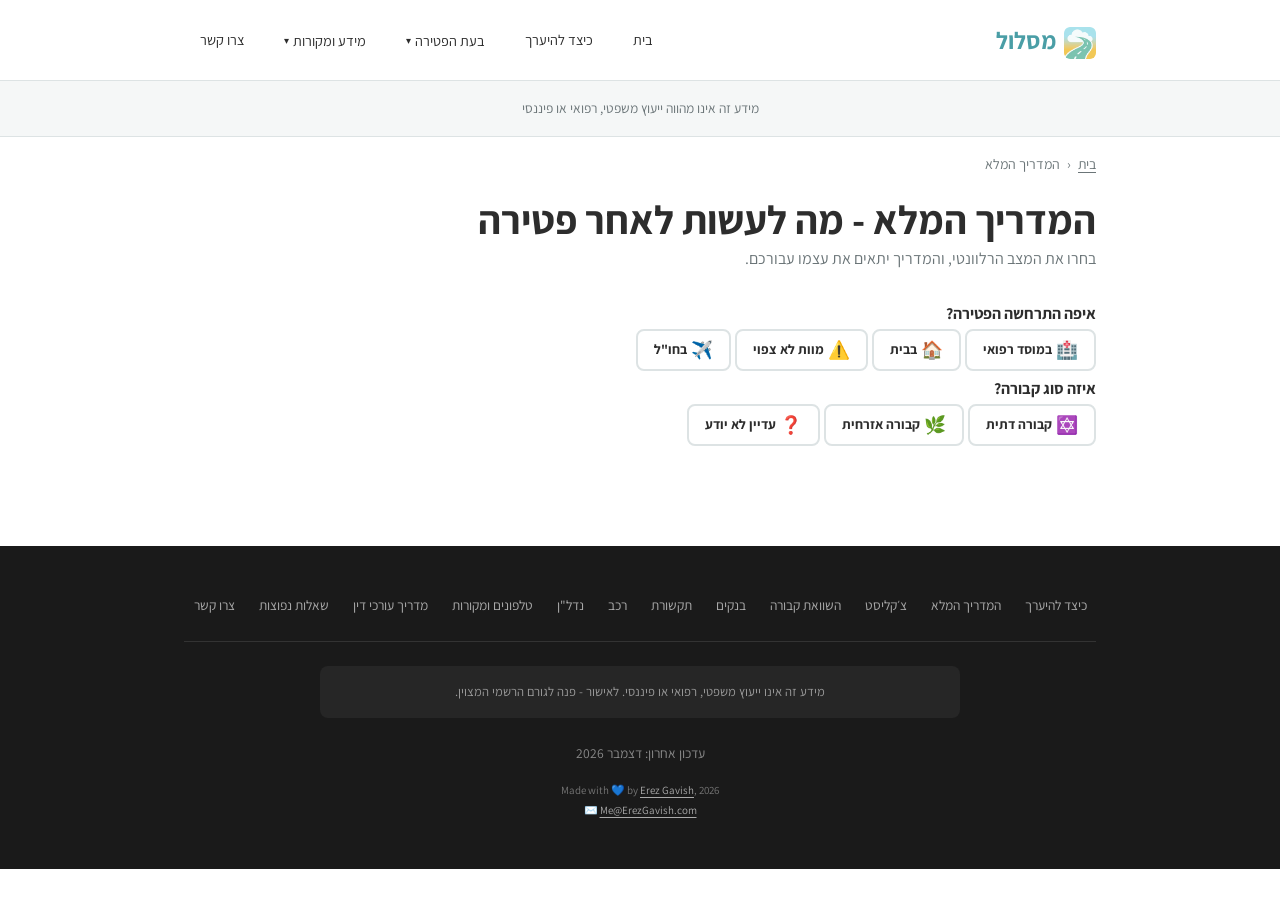
<file: maslul-ptira.html>
<!DOCTYPE html>
<html lang="he" dir="rtl">
<head>
  <meta charset="UTF-8">
  <meta name="viewport" content="width=device-width, initial-scale=1.0">
  <title>מה לעשות אחרי פטירה – מדריך שלב אחר שלב | מסלול</title>
  <meta name="description" content="מדריך מפורט: מה עושים מהשעה הראשונה לאחר פטירה – רישיון קבורה, חברה קדישא, ביטוח לאומי ועיזבון">
  <meta name="keywords" content="מה עושים אחרי פטירה, רישיון קבורה, הודעת פטירה, חברה קדישא, ביטוח לאומי, עיזבון">
  <link rel="canonical" href="https://erzog1.github.io/maslul/maslul-ptira.html">
  <meta property="og:title" content="מה לעשות אחרי פטירה – מדריך שלב אחר שלב | מסלול">
  <meta property="og:description" content="מדריך מפורט: מה עושים מהשעה הראשונה לאחר פטירה – רישיון קבורה, חברה קדישא, ביטוח לאומי ועיזבון">
  <meta property="og:url" content="https://erzog1.github.io/maslul/maslul-ptira.html">
  <meta property="og:type" content="website">
  <meta property="og:locale" content="he_IL">
  <meta name="robots" content="index, follow">
  <link rel="preconnect" href="https://fonts.googleapis.com">
  <link rel="preconnect" href="https://fonts.gstatic.com" crossorigin>
  <link href="https://fonts.googleapis.com/css2?family=Assistant:wght@300;400;700&display=swap" rel="stylesheet">
  <link rel="stylesheet" href="css/style.css">
<!-- Google tag (gtag.js) -->
  <script async src="https://www.googletagmanager.com/gtag/js?id=G-9X5LZYEQ0G"></script>
  <script>
    window.dataLayer = window.dataLayer || [];
    function gtag(){dataLayer.push(arguments);}
    gtag('js', new Date());
    gtag('config', 'G-9X5LZYEQ0G');
  </script>
  <script type="application/ld+json">
  {
    "@context": "https://schema.org",
    "@type": "HowTo",
    "name": "מה לעשות לאחר פטירה בישראל",
    "description": "מדריך שלב אחר שלב לטיפול בכל ההיבטים הבירוקרטיים והמעשיים לאחר פטירת אדם קרוב",
    "inLanguage": "he",
    "step": [
      {
        "@type": "HowToStep",
        "name": "קבלת הודעת פטירה רשמית",
        "text": "בקש 3 עותקים חתומים של הודעת הפטירה מהמוסד הרפואי"
      },
      {
        "@type": "HowToStep",
        "name": "קבלת רישיון קבורה",
        "text": "ממדור קבלה של המוסד הרפואי – נדרש לפני כל הובלת הגופה"
      }
    ]
  }
  </script>
  <style>
    /* Filter cards */
    .filter-section { margin-bottom: var(--space-md); }
    .filter-question { margin-bottom: var(--space-sm); }
    .filter-question h3 { margin-bottom: var(--space-xs); font-size: 1rem; }
    .filter-cards { display: flex; flex-wrap: wrap; gap: var(--space-xs); }
    .filter-card {
      border: 2px solid var(--color-border);
      border-radius: var(--radius-md);
      padding: var(--space-xs) var(--space-md);
      text-align: center;
      cursor: pointer;
      transition: all 0.2s ease;
      background: var(--color-card-bg);
      display: inline-flex;
      align-items: center;
      gap: var(--space-xs);
    }
    .filter-card:hover { border-color: var(--color-primary-light); background: #f0f9fa; }
    .filter-card.selected {
      border-color: var(--color-primary);
      background: #e8f4f5;
      box-shadow: 0 0 0 1px var(--color-primary);
    }
    .filter-card .filter-icon { font-size: 1.1rem; margin-bottom: 0; }
    .filter-card .filter-label { font-weight: 700; font-size: 0.85rem; margin-bottom: 0; }
    .filter-card .filter-desc { display: none; }

    /* Dynamic content */
    .dynamic-content { display: none; }
    .dynamic-content.visible {
      display: block;
      animation: fadeIn 0.3s ease;
    }
    @keyframes fadeIn {
      from { opacity: 0; transform: translateY(8px); }
      to { opacity: 1; transform: translateY(0); }
    }

    /* Comparison mini table */
    .comparison-mini { margin: var(--space-lg) 0; }
    .comparison-mini table { width: 100%; border-collapse: collapse; font-size: 0.9rem; }
    .comparison-mini th, .comparison-mini td {
      padding: var(--space-sm) var(--space-md);
      border: 1px solid var(--color-border);
      text-align: right;
    }
    .comparison-mini th { background: #f5f7f7; font-weight: 700; }

    /* Phone display */
    .phone-inline {
      display: inline-block;
      direction: ltr;
      font-weight: 700;
      color: var(--color-primary-dark);
    }

    /* Section divider */
    .section-divider {
      margin: var(--space-2xl) 0;
      border: none;
      border-top: 1px solid var(--color-border);
    }

    /* Bottom buttons area */
    .bottom-buttons {
      display: flex;
      gap: var(--space-md);
      flex-wrap: wrap;
      justify-content: center;
      margin-top: var(--space-2xl);
      padding-top: var(--space-xl);
      border-top: 1px solid var(--color-border);
    }

    @media (max-width: 479px) {
      .filter-cards { gap: var(--space-xs); }
      .filter-card { padding: var(--space-xs) var(--space-sm); }
    }

    /* FAQ Toggles */
    .faq-toggle {
      margin-bottom: var(--space-xs);
      border-radius: var(--radius-md);
      background: var(--color-card-bg);
      border: 1px solid var(--color-border);
      overflow: hidden;
    }
    .faq-toggle summary {
      display: flex;
      align-items: center;
      gap: var(--space-sm);
      padding: var(--space-md) var(--space-lg);
      font-family: var(--font-body);
      font-size: 0.95rem;
      font-weight: 700;
      cursor: pointer;
      list-style: none;
      transition: background 0.2s;
    }
    .faq-toggle summary:hover { background: #f5f7f7; }
    .faq-toggle summary::-webkit-details-marker { display: none; }
    .faq-toggle summary::before {
      content: "\25B8";
      display: inline-block;
      transition: transform 0.2s;
      font-size: 0.75rem;
      color: var(--color-primary);
    }
    .faq-toggle[open] summary::before { transform: rotate(90deg); }
    .faq-toggle[open] summary { border-bottom: 1px solid var(--color-border); }
    .faq-answer {
      padding: var(--space-md) var(--space-lg);
    }
    .faq-answer p {
      font-size: 0.9rem;
      color: var(--color-muted);
      line-height: 1.7;
      margin: 0;
    }

    /* Remove box styling on this page */
    .timeline-section {
      background-color: transparent;
      border: none;
    }
    .timeline-section--urgent {
      border: none;
    }
  </style>
</head>
<body>

  <!-- Header -->
  <header class="site-header">
    <div class="container">
      <a href="index.html" class="site-logo"><img src="images/logo.png" alt="">מסלול</a>
      <button class="nav-toggle" aria-label="פתח תפריט ניווט" aria-expanded="false">
        <svg viewBox="0 0 24 24" fill="none" stroke="currentColor" stroke-width="2" stroke-linecap="round">
          <line x1="3" y1="6" x2="21" y2="6"/>
          <line x1="3" y1="12" x2="21" y2="12"/>
          <line x1="3" y1="18" x2="21" y2="18"/>
        </svg>
      </button>
      <nav class="main-nav" aria-label="ניווט ראשי">
        <ul>
          <li><a href="index.html">בית</a></li>
          <li><a href="preparation.html">כיצד להיערך</a></li>
          <li class="nav-group">
            <button class="nav-group-label" aria-expanded="false">בעת הפטירה <span class="arrow" aria-hidden="true">▾</span></button>
            <ul class="nav-dropdown">
              <li><a href="maslul-ptira.html" aria-current="page">המדריך המלא</a></li>
              <li><a href="checklist.html">צ׳קליסט</a></li>
              <li><a href="hashvaah.html">השוואת קבורה</a></li>
              <li><a href="banks.html">בנקים</a></li>
              <li><a href="telecom.html">תקשורת</a></li>
              <li><a href="vehicle.html">רכב</a></li>
              <li><a href="realestate.html">נדל"ן</a></li>
              <li><a href="faq.html">שאלות נפוצות</a></li>
            </ul>
          </li>
          <li class="nav-group">
            <button class="nav-group-label" aria-expanded="false">מידע ומקורות <span class="arrow" aria-hidden="true">▾</span></button>
            <ul class="nav-dropdown">
              <li><a href="mekorot.html">טלפונים ומקורות</a></li>
              <li><a href="lawyer-guide.html">מדריך עורכי דין</a></li>
            </ul>
          </li>
        <li><a href="contact.html">צרו קשר</a></li>
        </ul>
      </nav>
    </div>
  </header>

  <!-- Disclaimer Banner -->
  <div class="disclaimer-banner">
    מידע זה אינו מהווה ייעוץ משפטי, רפואי או פיננסי
  </div>

  <main>
    <div class="container">

      <!-- Breadcrumb -->
      <nav class="breadcrumb" aria-label="מיקום באתר">
        <a href="index.html">בית</a>
        <span>‹</span>
        המדריך המלא
      </nav>

      <h1>המדריך המלא - מה לעשות לאחר פטירה</h1>
      <p style="margin-bottom: var(--space-xl); color: var(--color-muted);">בחרו את המצב הרלוונטי, והמדריך יתאים את עצמו עבורכם.</p>

      <!-- ========== PART 1: FILTER QUESTIONS ========== -->
      <div class="filter-section">

        <!-- Question 1: Location -->
        <div class="filter-question">
          <h3>איפה התרחשה הפטירה?</h3>
          <div class="filter-cards" id="filter-location">
            <div class="filter-card" data-value="A" tabindex="0" role="button" aria-pressed="false">
              <div class="filter-icon">🏥</div>
              <div class="filter-label">במוסד רפואי</div>
              <div class="filter-desc">בית חולים / בית אבות / מרפאה</div>
            </div>
            <div class="filter-card" data-value="B" tabindex="0" role="button" aria-pressed="false">
              <div class="filter-icon">🏠</div>
              <div class="filter-label">בבית</div>
              <div class="filter-desc">פטירה בבית המגורים</div>
            </div>
            <div class="filter-card" data-value="C" tabindex="0" role="button" aria-pressed="false">
              <div class="filter-icon">⚠️</div>
              <div class="filter-label">מוות לא צפוי</div>
              <div class="filter-desc">תאונה / אירוע פתאומי / נסיבות לא ברורות</div>
            </div>
            <div class="filter-card" data-value="D" tabindex="0" role="button" aria-pressed="false">
              <div class="filter-icon">✈️</div>
              <div class="filter-label">בחו"ל</div>
              <div class="filter-desc">פטירה מחוץ לישראל</div>
            </div>
          </div>
        </div>

        <!-- Question 2: Burial type -->
        <div class="filter-question">
          <h3>איזה סוג קבורה?</h3>
          <div class="filter-cards" id="filter-burial">
            <div class="filter-card" data-value="X" tabindex="0" role="button" aria-pressed="false">
              <div class="filter-icon">✡️</div>
              <div class="filter-label">קבורה דתית</div>
              <div class="filter-desc">חברה קדישא</div>
            </div>
            <div class="filter-card" data-value="Y" tabindex="0" role="button" aria-pressed="false">
              <div class="filter-icon">🌿</div>
              <div class="filter-label">קבורה אזרחית</div>
              <div class="filter-desc">טקס חילוני</div>
            </div>
            <div class="filter-card" data-value="Z" tabindex="0" role="button" aria-pressed="false">
              <div class="filter-icon">❓</div>
              <div class="filter-label">עדיין לא יודע</div>
              <div class="filter-desc">הסבר לי את ההבדלים</div>
            </div>
          </div>
        </div>

      </div>

      <!-- ========== PART 2: DYNAMIC CONTENT ========== -->

      <!-- SECTION: שעות ראשונות -->
      <div class="dynamic-content" id="section-now">
        <section class="timeline-section timeline-section--urgent">
          <h2><span class="section-badge">דחוף</span> שעות ראשונות - דחוף עכשיו</h2>

          <!-- Location A: מוסד רפואי -->
          <div class="location-content" data-location="A">
            <ol class="numbered-steps">
              <li class="numbered-step">
                <span class="step-number" aria-hidden="true">1</span>
                <div class="step-content">
                  <h3>קבל הודעת פטירה רשמית מהמוסד</h3>
                  <p class="step-note">בקש 3 עותקים חתומים של הודעת הפטירה. המסמך נדרש לכל ההמשך הבירוקרטי.</p>
                </div>
              </li>
              <li class="numbered-step">
                <span class="step-number" aria-hidden="true">2</span>
                <div class="step-content">
                  <h3>קבל רישיון קבורה</h3>
                  <p class="step-note">ממדור קבלה / אח"מ של המוסד הרפואי. נדרש לפני כל הובלה של הגופה.</p>
                </div>
              </li>
              <li class="numbered-step">
                <span class="step-number" aria-hidden="true">3</span>
                <div class="step-content">
                  <h3 class="burial-x-text">התקשר לחברה קדישא</h3>
                  <h3 class="burial-y-text" style="display:none;">צור קשר עם חברת קבורה אזרחית</h3>
                  <div class="phone-display burial-x-text" aria-label="מספר טלפון חברה קדישא">✆ *0120</div>
                  <p class="step-note burial-x-text">קו פעיל 24/7. החברה קדישא מתאמת הכל - הובלה, טהרה, תכריכים, קבורה.</p>
                  <p class="step-note burial-y-text" style="display:none;">פנו לחברת קבורה אזרחית לתיאום ההלוויה והקבורה.</p>
                </div>
              </li>
              <li class="numbered-step">
                <span class="step-number" aria-hidden="true">4</span>
                <div class="step-content">
                  <h3>הגופה נשמרת בקירור במוסד</h3>
                  <p class="step-note">ללא עלות עד ההלוויה. אין צורך לדאוג להעברה מיידית.</p>
                </div>
              </li>
            </ol>
          </div>

          <!-- Location B: בבית -->
          <div class="location-content" data-location="B" style="display:none;">
            <ol class="numbered-steps">
              <li class="numbered-step">
                <span class="step-number" aria-hidden="true">1</span>
                <div class="step-content">
                  <h3>התקשר למד"א</h3>
                  <div class="phone-display" aria-label="מספר טלפון מד״א">✆ 101</div>
                  <p class="step-note">רופא/חובש יגיע להכריז על המוות באופן רשמי.</p>
                </div>
              </li>
              <li class="numbered-step">
                <span class="step-number" aria-hidden="true">2</span>
                <div class="step-content">
                  <h3>המשטרה תגיע</h3>
                  <p class="step-note">זה חוקי ונורמלי. הם יבדקו שאין חשד לפשע. אין צורך לדאוג.</p>
                </div>
              </li>
              <li class="numbered-step">
                <span class="step-number" aria-hidden="true">3</span>
                <div class="step-content">
                  <h3>קבל הודעת פטירה</h3>
                  <p class="step-note">מד"א מוציא 3 עותקים של הודעת פטירה.</p>
                </div>
              </li>
              <li class="numbered-step">
                <span class="step-number" aria-hidden="true">4</span>
                <div class="step-content">
                  <h3>הוצא רישיון קבורה</h3>
                  <p class="step-note">מלשכת הבריאות המחוזית לפי כתובת הנפטר/ת.</p>
                  <a href="https://www.gov.il/he/service/death-notification-and-burial-permit" target="_blank" rel="noopener" class="btn btn--secondary mt-sm" style="font-size:0.85rem; padding:0.4rem 1rem; min-height:36px;">משרד הבריאות ←</a>
                </div>
              </li>
              <li class="numbered-step">
                <span class="step-number" aria-hidden="true">5</span>
                <div class="step-content">
                  <h3 class="burial-x-text">התקשר לחברה קדישא</h3>
                  <h3 class="burial-y-text" style="display:none;">צור קשר עם חברת קבורה אזרחית</h3>
                  <div class="phone-display burial-x-text" aria-label="מספר טלפון חברה קדישא">✆ *0120</div>
                  <p class="step-note burial-x-text">קו פעיל 24/7.</p>
                  <p class="step-note burial-y-text" style="display:none;">פנו לחברת קבורה אזרחית לתיאום ההלוויה והקבורה.</p>
                </div>
              </li>
            </ol>
          </div>

          <!-- Location C: מוות לא צפוי -->
          <div class="location-content" data-location="C" style="display:none;">
            <ol class="numbered-steps">
              <li class="numbered-step">
                <span class="step-number" aria-hidden="true">1</span>
                <div class="step-content">
                  <h3>הגופה מועברת למכון לרפואה משפטית (אבו כביר)</h3>
                  <p class="step-note">תהליך אוטומטי, לא ניתן לעצור אותו.</p>
                </div>
              </li>
              <li class="numbered-step">
                <span class="step-number" aria-hidden="true">2</span>
                <div class="step-content">
                  <h3>המכון מבצע בדיקה</h3>
                  <p class="step-note">בדרך כלל 24-72 שעות. משך הזמן תלוי בנסיבות.</p>
                </div>
              </li>
              <li class="numbered-step">
                <span class="step-number" aria-hidden="true">3</span>
                <div class="step-content">
                  <h3>זכות להתנגד לנתיחה</h3>
                  <p class="step-note">יש להצהיר בהקדם האפשרי אם רוצים להתנגד לנתיחה שלאחר המוות.</p>
                </div>
              </li>
              <li class="numbered-step">
                <span class="step-number" aria-hidden="true">4</span>
                <div class="step-content">
                  <h3>אבו כביר מוציא רישיון קבורה</h3>
                  <p class="step-note">לאחר סיום הבדיקה. רק אז ניתן לתאם הלוויה.</p>
                </div>
              </li>
              <li class="numbered-step">
                <span class="step-number" aria-hidden="true">5</span>
                <div class="step-content">
                  <h3>הובלה מאבו כביר</h3>
                  <p class="step-note">על חשבון המשטרה, תהליך אוטומטי.</p>
                </div>
              </li>
            </ol>
            <p style="margin-top: var(--space-lg);"><strong>מכון לרפואה משפטית:</strong> <span class="phone-inline">03-6074200</span></p>
          </div>

          <!-- Location D: בחו"ל -->
          <div class="location-content" data-location="D" style="display:none;">
            <ol class="numbered-steps">
              <li class="numbered-step">
                <span class="step-number" aria-hidden="true">1</span>
                <div class="step-content">
                  <h3>פנה לשגרירות ישראל במדינה הרלוונטית</h3>
                  <p class="step-note">השגרירות מתאמת את הצעדים הראשוניים ומסייעת בתהליך.</p>
                  <a href="https://www.gov.il/he/departments/dynamiccollectors/israeli-consular-services" target="_blank" rel="noopener" class="btn btn--secondary mt-sm" style="font-size:0.85rem; padding:0.4rem 1rem; min-height:36px;">לרשימת הנציגויות הישראליות בחו"ל ←</a>
                </div>
              </li>
              <li class="numbered-step">
                <span class="step-number" aria-hidden="true">2</span>
                <div class="step-content">
                  <h3>בחר: קבורה מקומית בחו"ל / החזרת הגופה לישראל</h3>
                  <p class="step-note">החלטה שיש לקבל בהקדם. השגרירות יכולה לסייע בשני המסלולים.</p>
                </div>
              </li>
              <li class="numbered-step">
                <span class="step-number" aria-hidden="true">3</span>
                <div class="step-content">
                  <h3>עלות החזרת גופה (repatriation)</h3>
                  <p class="step-note">מינימום €5,000-$8,000. בדוק כיסוי ביטוחי מיד - ביטוח נסיעות עשוי לכסות.</p>
                </div>
              </li>
              <li class="numbered-step">
                <span class="step-number" aria-hidden="true">4</span>
                <div class="step-content">
                  <h3>תושב ישראל שנפטר בחו"ל</h3>
                  <p class="step-note">ביטוח לאומי מממן קבורה בעיר מגוריו בישראל.</p>
                </div>
              </li>
              <li class="numbered-step">
                <span class="step-number" aria-hidden="true">5</span>
                <div class="step-content">
                  <h3>מי שגר בחו"ל שנים</h3>
                  <p class="step-note">ייתכן שאינו מכוסה. יש לבדוק מול ביטוח לאומי.</p>
                </div>
              </li>
            </ol>
          </div>

        </section>
      </div>

      <!-- SECTION: תוך 24 שעות -->
      <div class="dynamic-content" id="section-24h">
        <hr class="section-divider">
        <section class="timeline-section">
          <h2>תוך 24 שעות</h2>
          <ul class="checklist">
            <li class="checklist-item">
              <input type="checkbox" id="c-date" aria-label="תיאום תאריך ושעת הלוויה">
              <label for="c-date">תיאום תאריך ושעת הלוויה עם חברת הקבורה</label>
            </li>
            <li class="checklist-item">
              <input type="checkbox" id="c-family" aria-label="הודעה לבני משפחה">
              <label for="c-family">הודעה לבני משפחה קרובים</label>
            </li>
            <li class="checklist-item">
              <input type="checkbox" id="c-cemetery" aria-label="בחירת בית עלמין">
              <label for="c-cemetery">בחירת בית עלמין (אם יש אפשרות בחירה)</label>
            </li>
            <li class="checklist-item burial-x-only">
              <input type="checkbox" id="c-tahara" aria-label="תיאום טהרה ותכריכים">
              <label for="c-tahara">תיאום טהרה ותכריכים - החברה קדישא דואגת</label>
            </li>
          </ul>
        </section>
      </div>

      <!-- SECTION: סוג הקבורה - השוואה -->
      <div class="dynamic-content" id="section-burial-compare">
        <hr class="section-divider">
        <section class="timeline-section">
          <h2>סוג הקבורה - מה ההבדל?</h2>
          <div class="comparison-mini">
            <table>
              <thead>
                <tr>
                  <th>נושא</th>
                  <th>קבורה דתית</th>
                  <th>קבורה אזרחית</th>
                </tr>
              </thead>
              <tbody>
                <tr>
                  <td>מימון ביטוח לאומי</td>
                  <td>כן - מלא</td>
                  <td>חלקי בלבד</td>
                </tr>
                <tr>
                  <td>ארון</td>
                  <td>ללא ארון (תכריכים)</td>
                  <td>בארון עץ</td>
                </tr>
                <tr>
                  <td>טקס</td>
                  <td>דתי - תפילות והספדים</td>
                  <td>חילוני - לפי בחירת המשפחה</td>
                </tr>
                <tr>
                  <td>מוזיקה</td>
                  <td>לא</td>
                  <td>כן</td>
                </tr>
                <tr>
                  <td>זמינות</td>
                  <td>בכל הארץ</td>
                  <td>מוגבלת - מספר בתי עלמין</td>
                </tr>
              </tbody>
            </table>
          </div>
          <a href="hashvaah.html" class="btn btn--secondary">להשוואה המלאה ←</a>
        </section>
      </div>

      <!-- SECTION: תוך שבוע -->
      <div class="dynamic-content" id="section-week">
        <hr class="section-divider">
        <section class="timeline-section">
          <h2>תוך שבוע (תקופת השבעה)</h2>
          <ul style="list-style: none; padding: 0;">
            <li style="padding: var(--space-sm) 0;">📌 ההלוויה והקבורה התקיימו</li>
            <li style="padding: var(--space-sm) 0;">📌 שבעה - 7 ימי אבל מסורתיים</li>
          </ul>
        </section>
      </div>

      <!-- SECTION: תוך 30 יום -->
      <div class="dynamic-content" id="section-month">
        <hr class="section-divider">
        <section class="timeline-section">
          <h2>תוך 30 יום</h2>
          <div class="table-wrapper">
            <table class="data-table">
              <thead>
                <tr>
                  <th scope="col">מה לעשות</th>
                  <th scope="col">היכן</th>
                  <th scope="col">קישור</th>
                  <th scope="col">הערה</th>
                </tr>
              </thead>
              <tbody>
                <tr>
                  <td>תעודת פטירה רשמית</td>
                  <td>משרד הפנים</td>
                  <td><a href="https://govisit.gov.il/he/app/appointment/262/2135/v2/info" target="_blank" rel="noopener">gov.il</a></td>
                  <td>~2 שבועות</td>
                </tr>
                <tr>
                  <td>תביעת קצבת שאירים</td>
                  <td>ביטוח לאומי</td>
                  <td><a href="https://www.btl.gov.il/benefits/Survivors_%20Insurance/Pages/%D7%90%D7%95%D7%A4%D7%9F%20%D7%94%D7%92%D7%A9%D7%AA%20%D7%94%D7%AA%D7%91%D7%99%D7%A2%D7%94.aspx" target="_blank" rel="noopener">btl.gov.il</a></td>
                  <td>עד 12 חודש רטרואקטיבי</td>
                </tr>
                <tr>
                  <td>הר הביטוח - חיפוש פוליסות</td>
                  <td>רשות שוק ההון</td>
                  <td><a href="https://harb.cma.gov.il" target="_blank" rel="noopener">harb.cma.gov.il</a></td>
                  <td>כל ביטוחי הנפטר/ת</td>
                </tr>
                <tr>
                  <td>הודעה לבנקים</td>
                  <td>כל בנק בנפרד</td>
                  <td><a href="banks.html">מדריך בנקים</a></td>
                  <td>חשבון מוקפא ללא צו ירושה</td>
                </tr>
                <tr>
                  <td>ביטול: חשמל, מים, טלפון, אינטרנט</td>
                  <td>כל ספק</td>
                  <td><a href="telecom.html">מדריך תקשורת</a></td>
                  <td>אפשר גם אחרי שלושים</td>
                </tr>
              </tbody>
            </table>
          </div>
        </section>
      </div>

      <!-- SECTION: זכויות ביטוח לאומי -->
      <div class="dynamic-content" id="section-btl">
        <hr class="section-divider">
        <section class="timeline-section">
          <h2>זכויות ביטוח לאומי</h2>
          <p><strong>⚠️ נא לבדוק את המחירים. האתר אינו אחראית לסכומים המוצגים</strong></p>
          <div class="table-wrapper">
            <table class="data-table">
              <thead>
                <tr>
                  <th scope="col">זכות</th>
                  <th scope="col">מי זכאי</th>
                  <th scope="col">סכום</th>
                  <th scope="col">הגשה</th>
                </tr>
              </thead>
              <tbody>
                <tr>
                  <td>מענק פטירה</td>
                  <td>בן/בת זוג</td>
                  <td>₪10,514</td>
                  <td>אוטומטי</td>
                </tr>
                <tr>
                  <td>קצבת שאירים - גיל 40-50</td>
                  <td>אלמן/ה</td>
                  <td>₪1,381/חודש</td>
                  <td>תוך 12 חודש</td>
                </tr>
                <tr>
                  <td>קצבת שאירים - גיל 50+</td>
                  <td>אלמן/ה</td>
                  <td>₪1,838/חודש</td>
                  <td>תוך 12 חודש</td>
                </tr>
                <tr>
                  <td>קצבת יתום</td>
                  <td>יתום משני הורים</td>
                  <td>₪2,284/חודש</td>
                  <td></td>
                </tr>
              </tbody>
            </table>
          </div>
          <p class="text-muted mt-md" style="font-size:0.85rem;">מקור: <a href="https://www.btl.gov.il/benefits/Survivors_%20Insurance/Pages/%D7%9E%D7%A2%D7%A0%D7%A7%20%D7%A4%D7%98%D7%99%D7%A8%D7%94.aspx" target="_blank" rel="noopener">btl.gov.il/benefits/Survivors</a></p>
        </section>
      </div>

      <!-- SECTION: תוך שנה -->
      <div class="dynamic-content" id="section-year">
        <hr class="section-divider">
        <section class="timeline-section">
          <h2>תוך שנה - עיזבון וירושה</h2>
          <div class="table-wrapper">
            <table class="data-table">
              <thead>
                <tr>
                  <th scope="col">מה לעשות</th>
                  <th scope="col">היכן</th>
                  <th scope="col">קישור</th>
                  <th scope="col">הערה</th>
                </tr>
              </thead>
              <tbody>
                <tr>
                  <td>צו ירושה / צו קיום צוואה</td>
                  <td>רשם הירושות</td>
                  <td><a href="https://inheritance.justice.gov.il/RashamYerusha/#/home" target="_blank" rel="noopener">gov.il</a></td>
                  <td>45-60 יום, אגרה ₪495</td>
                </tr>
                <tr>
                  <td>העברת נדל"ן (טאבו)</td>
                  <td>רשם המקרקעין</td>
                  <td><a href="realestate.html">מדריך נדל"ן</a></td>
                  <td>₪183 אגרה</td>
                </tr>
                <tr>
                  <td>מימוש ביטוח חיים</td>
                  <td>חברת הביטוח</td>
                  <td><a href="https://harb.cma.gov.il" target="_blank" rel="noopener">harb.cma.gov.il</a></td>
                  <td>בדוק בהר הביטוח</td>
                </tr>
                <tr>
                  <td>הקמת מצבה</td>
                  <td>חברה קדישא / ספק פרטי</td>
                  <td>-</td>
                  <td>תלוי-עדה</td>
                </tr>
                <tr>
                  <td>סגירת תיק מס הכנסה</td>
                  <td>רשות המסים</td>
                  <td><a href="https://www.gov.il/he/service/itc2550" target="_blank" rel="noopener">gov.il</a></td>
                  <td>דו"ח סופי לשנת הפטירה</td>
                </tr>
              </tbody>
            </table>
          </div>
        </section>
      </div>

      <!-- SECTION: מוות בחו"ל - נושאים נוספים -->
      <div class="dynamic-content" id="section-abroad-extra">
        <hr class="section-divider">
        <section class="timeline-section">
          <h2>מוות בחו"ל - נושאים נוספים</h2>
          <ul style="list-style: none; padding: 0;">
            <li style="padding: var(--space-sm) 0;">📌 ביטול דרכון: יש לפנות לשגרירות הישראלית</li>
            <li style="padding: var(--space-sm) 0;">📌 נכסים בחו"ל: ייתכן מס עזבון מקומי - בדקו עם עורך דין</li>

          </ul>
        </section>
      </div>

      <!-- FAQ Section -->
      <div class="dynamic-content" id="section-faq">
        <hr class="section-divider">
        <section class="timeline-section" itemscope itemtype="https://schema.org/FAQPage">
          <h2>שאלות נפוצות</h2>

          <details class="faq-toggle" itemscope itemprop="mainEntity" itemtype="https://schema.org/Question">
            <summary itemprop="name">מה עושים מיד אחרי פטירה?</summary>
            <div class="faq-answer" itemscope itemprop="acceptedAnswer" itemtype="https://schema.org/Answer">
              <p itemprop="text">מיד לאחר פטירה יש לקבל הודעת פטירה רשמית מהמוסד הרפואי (בקשו 3 עותקים חתומים), להוציא רישיון קבורה, וליצור קשר עם חברה קדישא (*0120) או חברת קבורה אזרחית לתיאום ההלוויה.</p>
            </div>
          </details>

          <details class="faq-toggle" itemscope itemprop="mainEntity" itemtype="https://schema.org/Question">
            <summary itemprop="name">מה ההבדל בין קבורה דתית לקבורה אזרחית?</summary>
            <div class="faq-answer" itemscope itemprop="acceptedAnswer" itemtype="https://schema.org/Answer">
              <p itemprop="text">קבורה דתית מתבצעת ע"י חברה קדישא, ללא ארון, עם תכריכים ותפילות. קבורה אזרחית מתבצעת בארון עץ עם טקס חילוני לפי בחירת המשפחה. ביטוח לאומי מממן קבורה דתית במלואה ואזרחית בחלקה. <a href="hashvaah.html">להשוואה המלאה ←</a></p>
            </div>
          </details>

          <details class="faq-toggle" itemscope itemprop="mainEntity" itemtype="https://schema.org/Question">
            <summary itemprop="name">מה מממן ביטוח לאומי בעת פטירה?</summary>
            <div class="faq-answer" itemscope itemprop="acceptedAnswer" itemtype="https://schema.org/Answer">
              <p itemprop="text">ביטוח לאומי מממן קבורה דתית במלואה ואזרחית בחלקה. בנוסף ניתן לתבוע: מענק פטירה (כ-₪10,514), קצבת שאירים לאלמן/ה (₪1,381-₪1,838 לחודש), וקצבת יתום. יש לתבוע תוך 12 חודשים.</p>
            </div>
          </details>

          <details class="faq-toggle" itemscope itemprop="mainEntity" itemtype="https://schema.org/Question">
            <summary itemprop="name">מה זה רישיון קבורה ואיך מוציאים אותו?</summary>
            <div class="faq-answer" itemscope itemprop="acceptedAnswer" itemtype="https://schema.org/Answer">
              <p itemprop="text">רישיון קבורה הוא מסמך רשמי המאשר שניתן לקבור את הנפטר. במוסד רפואי — מוציאים אותו ממדור הקבלה. בפטירה בבית — מלשכת הבריאות המחוזית. במוות לא טבעי — המכון לרפואה משפטית מוציא אותו. חובה לקבל את הרישיון לפני כל הובלה של הגופה.</p>
            </div>
          </details>

          <details class="faq-toggle" itemscope itemprop="mainEntity" itemtype="https://schema.org/Question">
            <summary itemprop="name">מה קורה כשאדם נפטר בבית?</summary>
            <div class="faq-answer" itemscope itemprop="acceptedAnswer" itemtype="https://schema.org/Answer">
              <p itemprop="text">יש להתקשר למד"א (101). רופא או חובש יגיע להכריז על המוות רשמית. לאחר מכן המשטרה תגיע — זה נורמלי ושגרתי. מד"א יוציא 3 עותקים של הודעת פטירה, ואז יש לפנות ללשכת הבריאות המחוזית לרישיון קבורה.</p>
            </div>
          </details>

          <details class="faq-toggle" itemscope itemprop="mainEntity" itemtype="https://schema.org/Question">
            <summary itemprop="name">מה קורה במוות לא טבעי או פתאומי?</summary>
            <div class="faq-answer" itemscope itemprop="acceptedAnswer" itemtype="https://schema.org/Answer">
              <p itemprop="text">הגופה מועברת אוטומטית למכון לרפואה משפטית (אבו כביר, טלפון: 03-6074200). הבדיקה אורכת בדרך כלל 24-72 שעות. ניתן להתנגד לנתיחה — יש להצהיר בהקדם. רק לאחר סיום הבדיקה מוציאים רישיון קבורה וניתן לתאם הלוויה.</p>
            </div>
          </details>

          <details class="faq-toggle" itemscope itemprop="mainEntity" itemtype="https://schema.org/Question">
            <summary itemprop="name">מה עושים כשישראלי נפטר בחו"ל?</summary>
            <div class="faq-answer" itemscope itemprop="acceptedAnswer" itemtype="https://schema.org/Answer">
              <p itemprop="text">יש לפנות לשגרירות ישראל במדינה הרלוונטית. צריך להחליט בין קבורה מקומית להחזרת הגופה לישראל. עלות החזרה (repatriation) מינימום €5,000-$8,000. כדאי לבדוק כיסוי ביטוח נסיעות. תושב ישראל שנפטר בחו"ל — ביטוח לאומי מממן קבורה בעיר מגוריו.</p>
            </div>
          </details>

          <details class="faq-toggle" itemscope itemprop="mainEntity" itemtype="https://schema.org/Question">
            <summary itemprop="name">איך מקבלים תעודת פטירה רשמית?</summary>
            <div class="faq-answer" itemscope itemprop="acceptedAnswer" itemtype="https://schema.org/Answer">
              <p itemprop="text">תעודת פטירה רשמית מונפקת ע"י משרד הפנים. יש לפנות תוך 30 יום מהפטירה. התהליך אורך כ-2 שבועות. תעודה זו נדרשת לפעולות מול בנקים, ביטוח לאומי, רשם הירושות ומוסדות נוספים.</p>
            </div>
          </details>

          <details class="faq-toggle" itemscope itemprop="mainEntity" itemtype="https://schema.org/Question">
            <summary itemprop="name">מה קורה לחשבון הבנק של הנפטר?</summary>
            <div class="faq-answer" itemscope itemprop="acceptedAnswer" itemtype="https://schema.org/Answer">
              <p itemprop="text">ברגע שהבנק מקבל הודעה על הפטירה, החשבון מוקפא. לא ניתן למשוך כספים ללא צו ירושה או צו קיום צוואה. הוראות קבע ממשיכות לרוץ. יש להודיע לכל בנק בנפרד. <a href="banks.html">למדריך הבנקים המלא ←</a></p>
            </div>
          </details>

          <details class="faq-toggle" itemscope itemprop="mainEntity" itemtype="https://schema.org/Question">
            <summary itemprop="name">מהו צו ירושה וכמה זמן לוקח לקבל אותו?</summary>
            <div class="faq-answer" itemscope itemprop="acceptedAnswer" itemtype="https://schema.org/Answer">
              <p itemprop="text">צו ירושה (כשאין צוואה) או צו קיום צוואה מונפק ע"י רשם הירושות. הגשת הבקשה עולה אגרה של ₪495. התהליך לוקח 45-60 יום. הצו נדרש כדי לגשת לחשבונות בנק, להעביר נדל"ן בטאבו, ולממש ביטוחים.</p>
            </div>
          </details>

          <details class="faq-toggle" itemscope itemprop="mainEntity" itemtype="https://schema.org/Question">
            <summary itemprop="name">איך מוצאים את כל הביטוחים והפנסיות של הנפטר?</summary>
            <div class="faq-answer" itemscope itemprop="acceptedAnswer" itemtype="https://schema.org/Answer">
              <p itemprop="text">באתר "הר הביטוח" של רשות שוק ההון (harb.cma.gov.il) ניתן לאתר את כל פוליסות הביטוח, קרנות הפנסיה וקופות הגמל של הנפטר. השירות חינמי ומומלץ לבצע בהקדם כדי לא לפספס זכויות.</p>
            </div>
          </details>

          <details class="faq-toggle" itemscope itemprop="mainEntity" itemtype="https://schema.org/Question">
            <summary itemprop="name">מתי מקימים מצבה?</summary>
            <div class="faq-answer" itemscope itemprop="acceptedAnswer" itemtype="https://schema.org/Answer">
              <p itemprop="text">הזמן להקמת מצבה תלוי בעדה ובמסורת המשפחתית. ניתן להזמין מצבה דרך חברה קדישא או ספק פרטי. חלק מחברות הקבורה מציעות חבילות הכוללות מצבה.</p>
            </div>
          </details>

          <details class="faq-toggle" itemscope itemprop="mainEntity" itemtype="https://schema.org/Question">
            <summary itemprop="name">מתי צריך עורך דין לאחר פטירה?</summary>
            <div class="faq-answer" itemscope itemprop="acceptedAnswer" itemtype="https://schema.org/Answer">
              <p itemprop="text">עורך דין מומלץ כשיש סכסוך על ירושה, כשהצוואה מורכבת, כשיש נדל"ן להעביר, או כשיש חובות/עסקים. לצו ירושה פשוט ללא סכסוך — ניתן לפעול לבד. <a href="lawyer-guide.html">למדריך עורכי דין ←</a></p>
            </div>
          </details>

        </section>
      </div>

      <!-- PART 3: BOTTOM BUTTONS -->
      <div class="dynamic-content" id="section-bottom">
        <div class="bottom-buttons">
          <a href="checklist.html" class="btn btn--primary">הדפס / שמור צ׳קליסט ←</a>
          <a href="hashvaah.html" class="btn btn--secondary">השוואת סוגי קבורה ←</a>
        </div>
      </div>

      <!-- Bottom disclaimer -->
      <div class="dynamic-content" id="section-bottom-disclaimer">
        <p class="disclaimer" style="margin-top: var(--space-2xl); text-align: center;">מידע זה אינו ייעוץ משפטי, רפואי או פיננסי. לאישור - פנה לגורם הרשמי המצוין.</p>
      </div>

    </div>
  </main>

  <!-- Footer -->
  <footer class="site-footer">
    <div class="container">
      <div class="footer-links">
        <a href="preparation.html">כיצד להיערך</a>
        <a href="maslul-ptira.html">המדריך המלא</a>
        <a href="checklist.html">צ׳קליסט</a>
        <a href="hashvaah.html">השוואת קבורה</a>
        <a href="banks.html">בנקים</a>
        <a href="telecom.html">תקשורת</a>
        <a href="vehicle.html">רכב</a>
        <a href="realestate.html">נדל"ן</a>
        <a href="mekorot.html">טלפונים ומקורות</a>
        <a href="lawyer-guide.html">מדריך עורכי דין</a>
        <a href="faq.html">שאלות נפוצות</a>
        <a href="contact.html">צרו קשר</a>
      </div>
      <p class="disclaimer">מידע זה אינו ייעוץ משפטי, רפואי או פיננסי. לאישור - פנה לגורם הרשמי המצוין.</p>
      <p class="footer-meta">עדכון אחרון: <span class="dynamic-date">מרץ 2026</span></p>
      <p class="footer-credit">Made with &#x1F499; by <a href="https://www.erezgavish.com" target="_blank" rel="noopener">Erez Gavish</a>, 2026<br>&#x2709;&#xFE0F; <a href="contact.html">Me@ErezGavish.com</a></p>
    </div>
  </footer>

  <script src="js/main.js"></script>
  <script>
    (function() {
      var location = localStorage.getItem('maslul-filter-location') || '';
      var burial = localStorage.getItem('maslul-filter-burial') || '';

      var locationCards = document.querySelectorAll('#filter-location .filter-card');
      var burialCards = document.querySelectorAll('#filter-burial .filter-card');

      // Restore saved state
      if (location) selectCard(locationCards, location);
      if (burial) selectCard(burialCards, burial);
      updateContent();

      // Location card clicks
      locationCards.forEach(function(card) {
        card.addEventListener('click', function() {
          location = card.getAttribute('data-value');
          localStorage.setItem('maslul-filter-location', location);
          selectCard(locationCards, location);
          updateContent();
        });
        card.addEventListener('keydown', function(e) {
          if (e.key === 'Enter' || e.key === ' ') { e.preventDefault(); card.click(); }
        });
      });

      // Burial card clicks
      burialCards.forEach(function(card) {
        card.addEventListener('click', function() {
          burial = card.getAttribute('data-value');
          localStorage.setItem('maslul-filter-burial', burial);
          selectCard(burialCards, burial);
          updateContent();
        });
        card.addEventListener('keydown', function(e) {
          if (e.key === 'Enter' || e.key === ' ') { e.preventDefault(); card.click(); }
        });
      });

      function selectCard(cards, value) {
        cards.forEach(function(c) {
          var isSelected = c.getAttribute('data-value') === value;
          c.classList.toggle('selected', isSelected);
          c.setAttribute('aria-pressed', isSelected ? 'true' : 'false');
        });
      }

      function updateContent() {
        var hasLocation = !!location;

        // Show/hide main sections
        toggle('section-now', hasLocation);
        toggle('section-24h', hasLocation);
        toggle('section-week', hasLocation);
        toggle('section-month', hasLocation);
        toggle('section-btl', hasLocation);
        toggle('section-year', hasLocation);
        toggle('section-bottom', hasLocation);
        toggle('section-bottom-disclaimer', hasLocation);

        // Burial comparison: only when Z selected
        toggle('section-burial-compare', burial === 'Z');

        // Abroad extra section: only when D selected
        toggle('section-abroad-extra', location === 'D');

        // Location-specific content in "first hours"
        document.querySelectorAll('.location-content').forEach(function(el) {
          el.style.display = el.getAttribute('data-location') === location ? '' : 'none';
        });

        // Burial type X vs Y text toggles
        var isY = burial === 'Y';
        document.querySelectorAll('.burial-x-text').forEach(function(el) {
          el.style.display = isY ? 'none' : '';
        });
        document.querySelectorAll('.burial-y-text').forEach(function(el) {
          el.style.display = isY ? '' : 'none';
        });

        // Tahara checklist item: only for religious burial
        var taharaItems = document.querySelectorAll('.burial-x-only');
        taharaItems.forEach(function(el) {
          el.style.display = (burial === 'Y') ? 'none' : '';
        });
      }

      function toggle(id, show) {
        var el = document.getElementById(id);
        if (el) {
          if (show) {
            el.classList.add('visible');
          } else {
            el.classList.remove('visible');
          }
        }
      }
    })();
  </script>
</body>
</html>
</file>
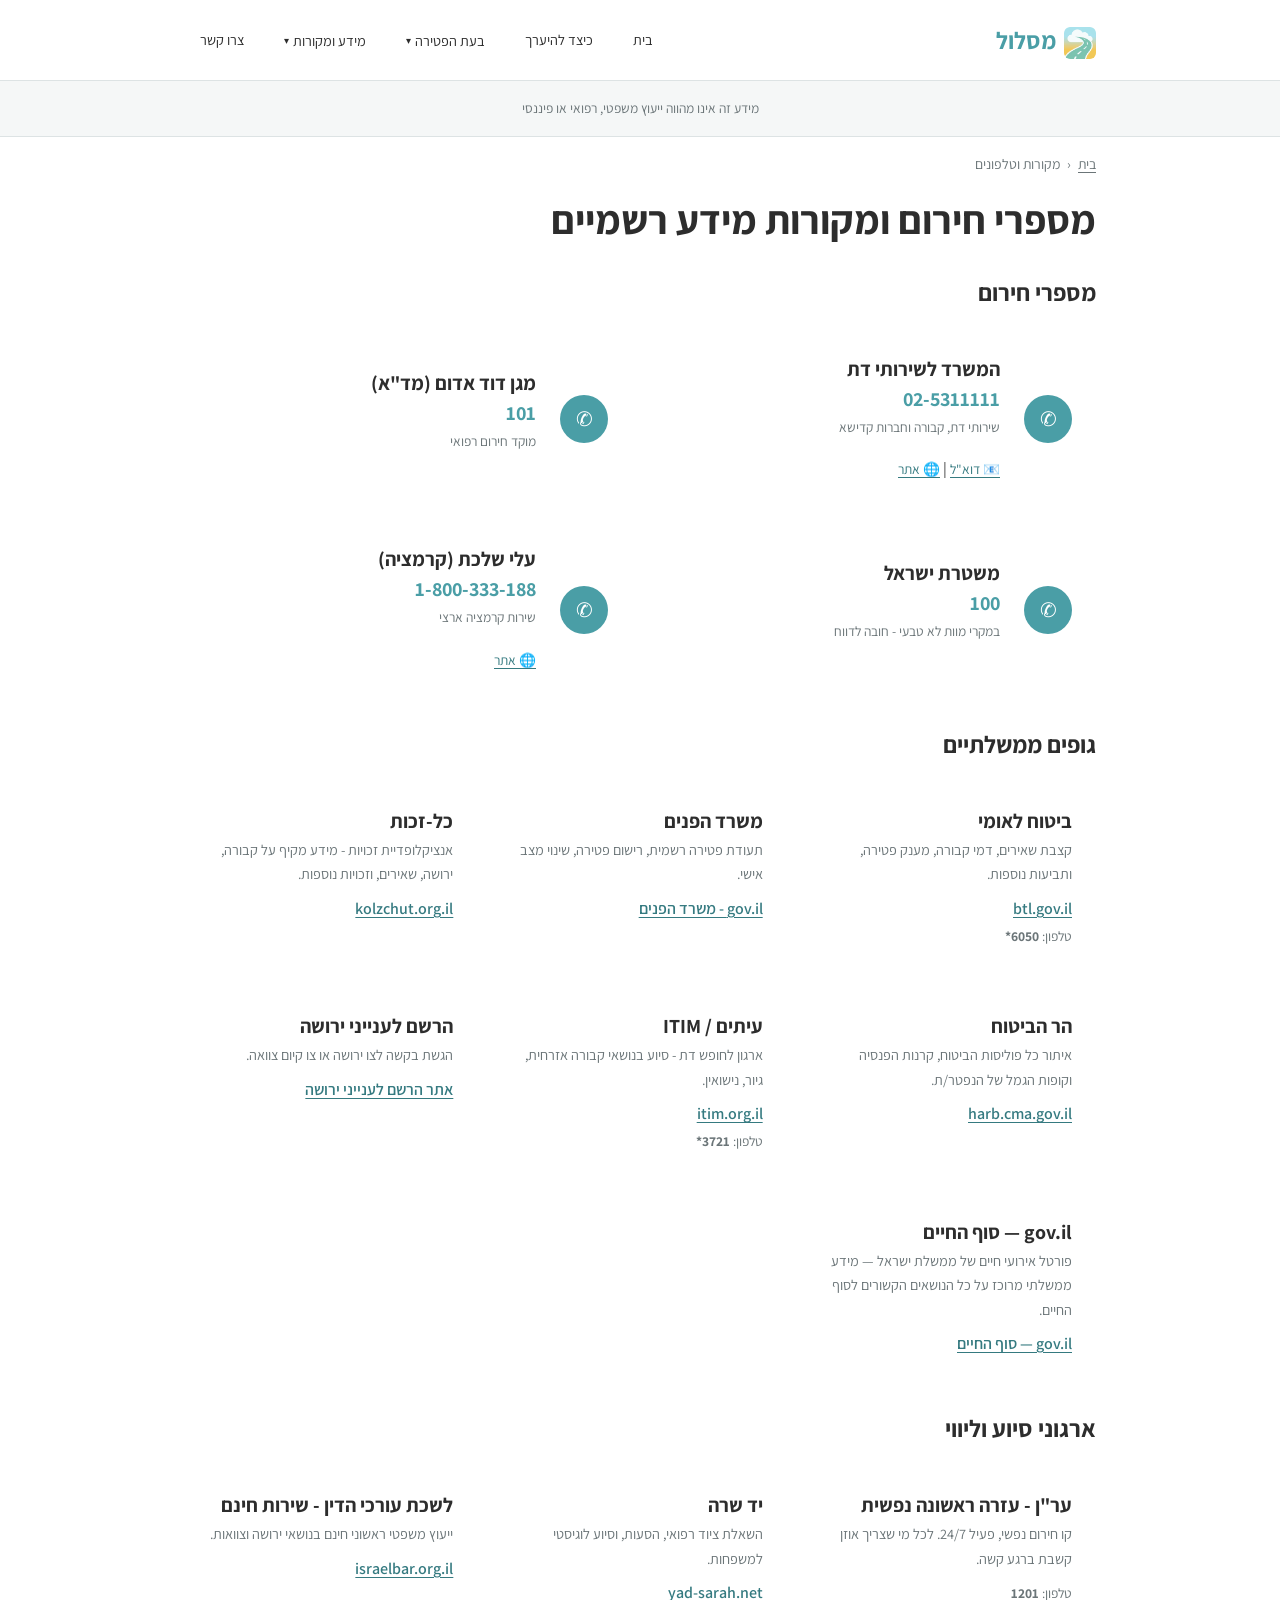
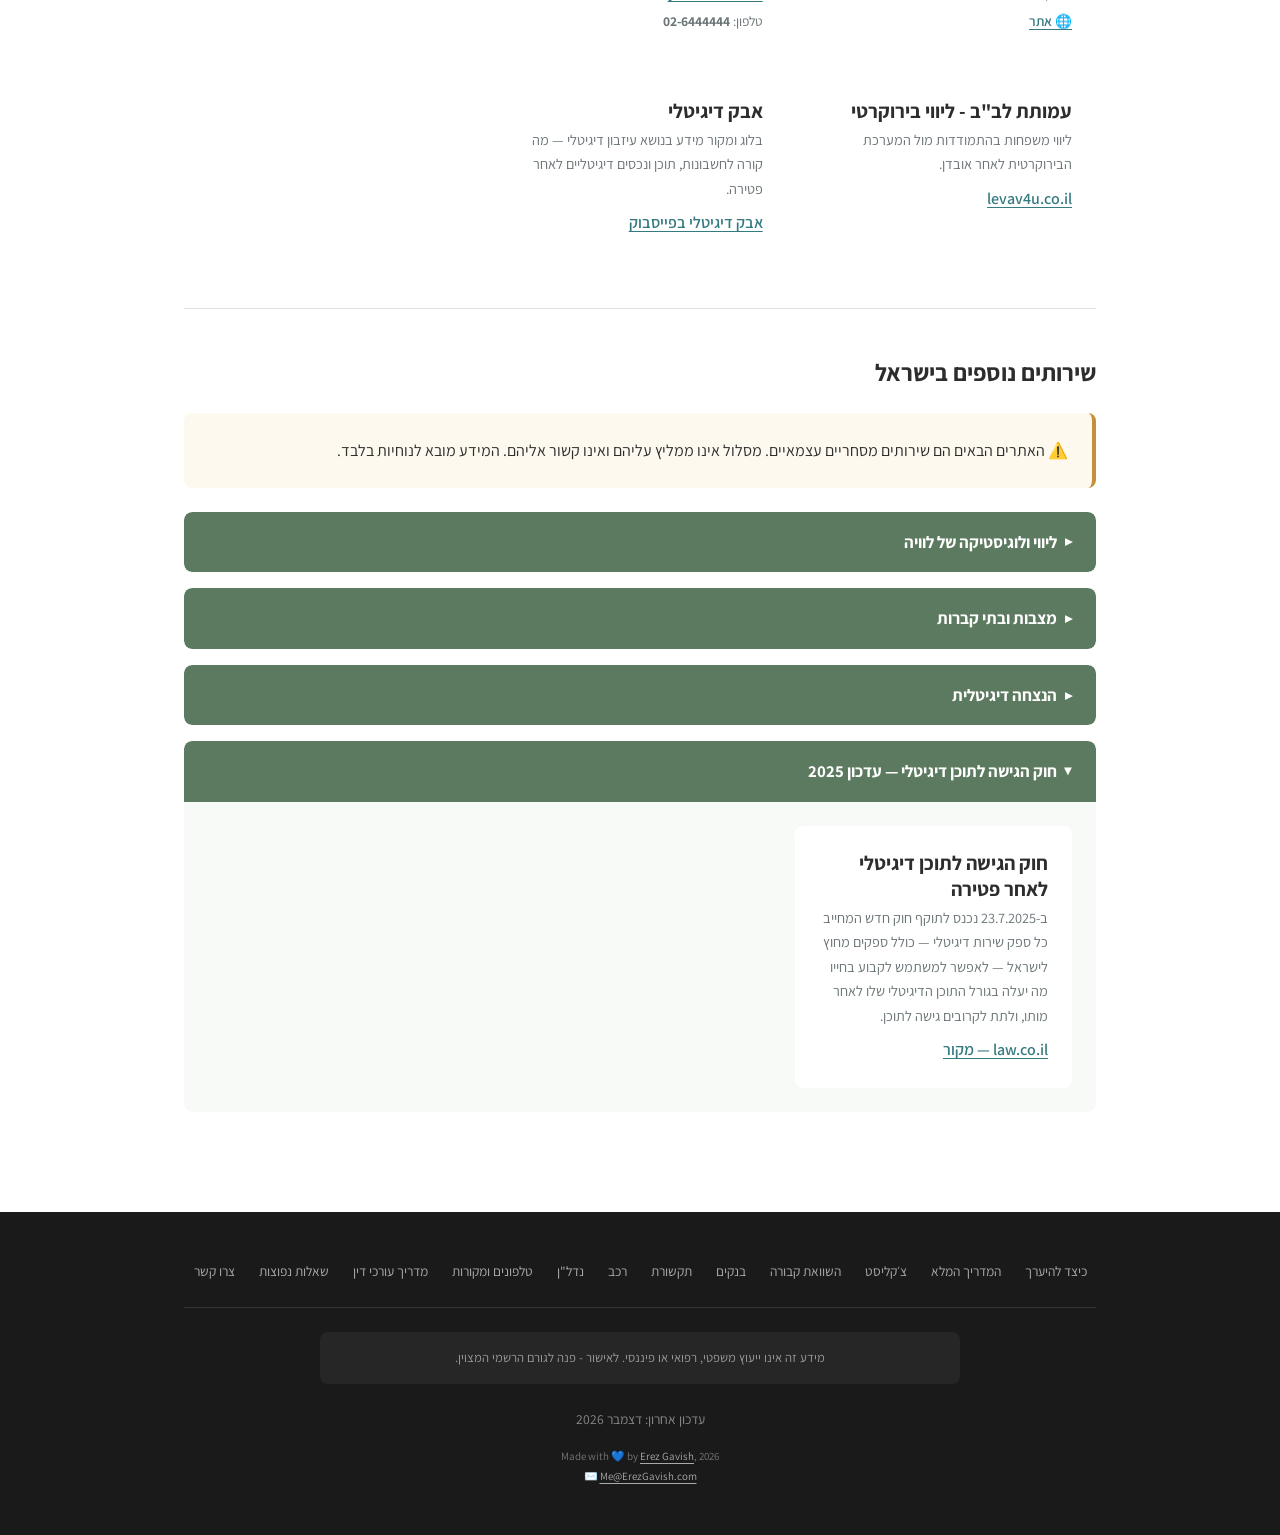
<file: mekorot.html>
<!DOCTYPE html>
<html lang="he" dir="rtl">
<head>
  <meta charset="UTF-8">
  <meta name="viewport" content="width=device-width, initial-scale=1.0">
  <title>טלפונים ומקורות לאחר פטירה בישראל | מסלול</title>
  <meta name="description" content="כל המספרים, הגורמים הרשמיים וקישורי הממשלה הנחוצים לטיפול בפטירה וסגירת עיזבון">
  <meta name="keywords" content="מספרי חירום פטירה, גופים ממשלתיים, ביטוח לאומי טלפון, חברה קדישא טלפון">
  <link rel="canonical" href="https://erzog1.github.io/maslul/mekorot.html">
  <meta property="og:title" content="טלפונים ומקורות לאחר פטירה בישראל | מסלול">
  <meta property="og:description" content="כל המספרים, הגורמים הרשמיים וקישורי הממשלה הנחוצים לטיפול בפטירה וסגירת עיזבון">
  <meta property="og:url" content="https://erzog1.github.io/maslul/mekorot.html">
  <meta property="og:type" content="website">
  <meta property="og:locale" content="he_IL">
  <meta name="robots" content="index, follow">
  <link rel="preconnect" href="https://fonts.googleapis.com">
  <link rel="preconnect" href="https://fonts.gstatic.com" crossorigin>
  <link href="https://fonts.googleapis.com/css2?family=Assistant:wght@300;400;700&display=swap" rel="stylesheet">
  <link rel="stylesheet" href="css/style.css">
<!-- Google tag (gtag.js) -->
  <script async src="https://www.googletagmanager.com/gtag/js?id=G-9X5LZYEQ0G"></script>
  <script>
    window.dataLayer = window.dataLayer || [];
    function gtag(){dataLayer.push(arguments);}
    gtag('js', new Date());
    gtag('config', 'G-9X5LZYEQ0G');
  </script>
</head>
<body>

  <!-- Header -->
  <header class="site-header">
    <div class="container">
      <a href="index.html" class="site-logo"><img src="images/logo.png" alt="">מסלול</a>
      <button class="nav-toggle" aria-label="פתח תפריט ניווט" aria-expanded="false">
        <svg viewBox="0 0 24 24" fill="none" stroke="currentColor" stroke-width="2" stroke-linecap="round">
          <line x1="3" y1="6" x2="21" y2="6"/>
          <line x1="3" y1="12" x2="21" y2="12"/>
          <line x1="3" y1="18" x2="21" y2="18"/>
        </svg>
      </button>
      <nav class="main-nav" aria-label="ניווט ראשי">
        <ul>
          <li><a href="index.html">בית</a></li>
          <li><a href="preparation.html">כיצד להיערך</a></li>
          <li class="nav-group">
            <button class="nav-group-label" aria-expanded="false">בעת הפטירה <span class="arrow" aria-hidden="true">▾</span></button>
            <ul class="nav-dropdown">
              <li><a href="maslul-ptira.html">המדריך המלא</a></li>
              <li><a href="checklist.html">צ׳קליסט</a></li>
              <li><a href="hashvaah.html">השוואת קבורה</a></li>
              <li><a href="banks.html">בנקים</a></li>
              <li><a href="telecom.html">תקשורת</a></li>
              <li><a href="vehicle.html">רכב</a></li>
              <li><a href="realestate.html">נדל"ן</a></li>
              <li><a href="faq.html">שאלות נפוצות</a></li>
            </ul>
          </li>
          <li class="nav-group">
            <button class="nav-group-label" aria-expanded="false">מידע ומקורות <span class="arrow" aria-hidden="true">▾</span></button>
            <ul class="nav-dropdown">
              <li><a href="mekorot.html" aria-current="page">טלפונים ומקורות</a></li>
              <li><a href="lawyer-guide.html">מדריך עורכי דין</a></li>
            </ul>
          </li>
        <li><a href="contact.html">צרו קשר</a></li>
        </ul>
      </nav>
    </div>
  </header>

  <!-- Disclaimer Banner -->
  <div class="disclaimer-banner">
    מידע זה אינו מהווה ייעוץ משפטי, רפואי או פיננסי
  </div>

  <main>
    <div class="container">

      <!-- Breadcrumb -->
      <nav class="breadcrumb" aria-label="מיקום באתר">
        <a href="index.html">בית</a>
        <span>‹</span>
        מקורות וטלפונים
      </nav>

      <h1>מספרי חירום ומקורות מידע רשמיים</h1>

      <!-- Section A: Emergency Numbers -->
      <section class="mt-xl" id="emergency">
        <h2>מספרי חירום</h2>
        <div class="phone-cards">

          <div class="phone-card">
            <div class="phone-icon" aria-hidden="true">✆</div>
            <div class="phone-info">
              <h3>המשרד לשירותי דת</h3>
              <span class="phone-number">02-5311111</span>
              <p class="phone-note">שירותי דת, קבורה וחברות קדישא</p>
              <a href="mailto:pniot@moag.gov.il" style="font-size:0.85rem;">📧 דוא"ל</a> |
              <a href="https://www.gov.il/he/departments/ministry_of_religious_services" target="_blank" rel="noopener" style="font-size:0.85rem;">🌐 אתר</a>
            </div>
          </div>

          <div class="phone-card">
            <div class="phone-icon" aria-hidden="true">✆</div>
            <div class="phone-info">
              <h3>מגן דוד אדום (מד"א)</h3>
              <span class="phone-number">101</span>
              <p class="phone-note">מוקד חירום רפואי</p>
            </div>
          </div>

          <div class="phone-card">
            <div class="phone-icon" aria-hidden="true">✆</div>
            <div class="phone-info">
              <h3>משטרת ישראל</h3>
              <span class="phone-number">100</span>
              <p class="phone-note">במקרי מוות לא טבעי - חובה לדווח</p>
            </div>
          </div>

          <div class="phone-card">
            <div class="phone-icon" aria-hidden="true">✆</div>
            <div class="phone-info">
              <h3>עלי שלכת (קרמציה)</h3>
              <span class="phone-number">1-800-333-188</span>
              <p class="phone-note">שירות קרמציה ארצי</p>
              <a href="https://www.ofra.services/aley-shalechet/" target="_blank" rel="noopener" style="font-size:0.85rem;">🌐 אתר</a>
            </div>
          </div>

        </div>
      </section>

      <!-- Section B: Government Bodies -->
      <section class="mt-xl" id="government">
        <h2>גופים ממשלתיים</h2>
        <div class="source-cards">

          <div class="source-card">
            <h3>ביטוח לאומי</h3>
            <p>קצבת שאירים, דמי קבורה, מענק פטירה, ותביעות נוספות.</p>
            <a href="https://www.btl.gov.il" target="_blank" rel="noopener">btl.gov.il</a>
            <br>
            <span class="text-muted" style="font-size:0.85rem;">טלפון: <strong style="direction:ltr; unicode-bidi:embed;">*6050</strong></span>
          </div>

          <div class="source-card">
            <h3>משרד הפנים</h3>
            <p>תעודת פטירה רשמית, רישום פטירה, שינוי מצב אישי.</p>
            <a href="https://www.gov.il/he/departments/ministry_of_interior" target="_blank" rel="noopener">gov.il - משרד הפנים</a>
          </div>

          <div class="source-card">
            <h3>כל-זכות</h3>
            <p>אנציקלופדיית זכויות - מידע מקיף על קבורה, ירושה, שאירים, וזכויות נוספות.</p>
            <a href="https://www.kolzchut.org.il/he/%D7%A2%D7%9E%D7%95%D7%93_%D7%A8%D7%90%D7%A9%D7%99" target="_blank" rel="noopener">kolzchut.org.il</a>
          </div>

          <div class="source-card">
            <h3>הר הביטוח</h3>
            <p>איתור כל פוליסות הביטוח, קרנות הפנסיה וקופות הגמל של הנפטר/ת.</p>
            <a href="https://harb.cma.gov.il" target="_blank" rel="noopener">harb.cma.gov.il</a>
          </div>

          <div class="source-card">
            <h3>עיתים / ITIM</h3>
            <p>ארגון לחופש דת - סיוע בנושאי קבורה אזרחית, גיור, נישואין.</p>
            <a href="https://www.itim.org.il" target="_blank" rel="noopener">itim.org.il</a>
            <br>
            <span class="text-muted" style="font-size:0.85rem;">טלפון: <strong style="direction:ltr; unicode-bidi:embed;">*3721</strong></span>
          </div>

          <div class="source-card">
            <h3>הרשם לענייני ירושה</h3>
            <p>הגשת בקשה לצו ירושה או צו קיום צוואה.</p>
            <a href="https://inheritance.justice.gov.il/RashamYerusha/#/home" target="_blank" rel="noopener">אתר הרשם לענייני ירושה</a>
          </div>

          <div class="source-card">
            <h3>gov.il — סוף החיים</h3>
            <p>פורטל אירועי חיים של ממשלת ישראל — מידע ממשלתי מרוכז על כל הנושאים הקשורים לסוף החיים.</p>
            <a href="https://www.gov.il/he/life-events/end-of-life-life-event/the-end-of-life" target="_blank" rel="noopener">gov.il — סוף החיים</a>
          </div>

        </div>
      </section>

      <!-- Section C: Support Organizations -->
      <section class="mt-xl" id="support">
        <h2>ארגוני סיוע וליווי</h2>
        <div class="source-cards">

          <div class="source-card">
            <h3>ער"ן - עזרה ראשונה נפשית</h3>
            <p>קו חירום נפשי, פעיל 24/7. לכל מי שצריך אוזן קשבת ברגע קשה.</p>
            <span class="text-muted" style="font-size:0.85rem;">טלפון: <strong style="direction:ltr; unicode-bidi:embed;">1201</strong></span>
            <br>
            <a href="https://www.eran.org.il/" target="_blank" rel="noopener" style="font-size:0.85rem;">🌐 אתר</a>
          </div>

          <div class="source-card">
            <h3>יד שרה</h3>
            <p>השאלת ציוד רפואי, הסעות, וסיוע לוגיסטי למשפחות.</p>
            <a href="https://yad-sarah.net/" target="_blank" rel="noopener">yad-sarah.net</a>
            <br>
            <span class="text-muted" style="font-size:0.85rem;">טלפון: <strong style="direction:ltr; unicode-bidi:embed;">02-6444444</strong></span>
          </div>

          <div class="source-card">
            <h3>לשכת עורכי הדין - שירות חינם</h3>
            <p>ייעוץ משפטי ראשוני חינם בנושאי ירושה וצוואות.</p>
            <a href="https://www.israelbar.org.il" target="_blank" rel="noopener">israelbar.org.il</a>
          </div>

          <div class="source-card">
            <h3>עמותת לב"ב - ליווי בירוקרטי</h3>
            <p>ליווי משפחות בהתמודדות מול המערכת הבירוקרטית לאחר אובדן.</p>
            <a href="https://levav4u.co.il/" target="_blank" rel="noopener">levav4u.co.il</a>
          </div>

          <div class="source-card">
            <h3>אבק דיגיטלי</h3>
            <p>בלוג ומקור מידע בנושא עיזבון דיגיטלי — מה קורה לחשבונות, תוכן ונכסים דיגיטליים לאחר פטירה.</p>
            <a href="https://www.facebook.com/digitaldustblog.co.il" target="_blank" rel="noopener">אבק דיגיטלי בפייסבוק</a>
          </div>

        </div>
      </section>

      <!-- Commercial Services Section -->
      <hr class="section-divider">
      <section class="mt-xl" id="commercial-services">
        <h2>שירותים נוספים בישראל</h2>

        <div class="callout callout--amber">
          <p>⚠️ האתרים הבאים הם שירותים מסחריים עצמאיים. מסלול אינו ממליץ עליהם ואינו קשור אליהם. המידע מובא לנוחיות בלבד.</p>
        </div>

        <!-- Sub-category 1: Funeral logistics -->
        <details class="services-accordion">
          <summary>ליווי ולוגיסטיקה של לוויה</summary>
          <div class="source-cards">
            <div class="source-card">
              <h3>סופיה</h3>
              <p>ליווי אישי ומקצועי לכל שלבי האבל — ארגון הלוויה, השבעה, אזכרה, חבילות ניחומים ואירועי זיכרון. גם שירותי B2B למעסיקים.</p>
              <a href="https://sofya.co.il" target="_blank" rel="noopener">sofya.co.il</a>
              <br>
              <span class="text-muted" style="font-size:0.85rem;">טלפון: <strong style="direction:ltr; unicode-bidi:embed;">077-9909920</strong></span>
            </div>
            <div class="source-card">
              <h3>מוקד 24 — שירותי קבורה</h3>
              <p>ליווי משפחות מרגע הפטירה ועד האזכרה — ניהול בירוקרטיה, תיאום מול חברה קדישא, ייעוץ על זכויות קבורה. זמין 24/7.</p>
              <a href="https://moked-israel.co.il" target="_blank" rel="noopener">moked-israel.co.il</a>
              <br>
              <span class="text-muted" style="font-size:0.85rem;">טלפון: <strong style="direction:ltr; unicode-bidi:embed;">077-2348800</strong></span>
            </div>
          </div>
        </details>

        <!-- Sub-category 2: Headstones & Cemeteries -->
        <details class="services-accordion">
          <summary>מצבות ובתי קברות</summary>
          <div class="source-cards">
            <div class="source-card">
              <h3>מצבה</h3>
              <p>פורטל מידע ועיצוב מצבות — קטלוג, מגוון חומרים וסגנונות, הזמנה אונליין.</p>
              <a href="https://matzeva.co.il" target="_blank" rel="noopener">matzeva.co.il</a>
            </div>
            <div class="source-card">
              <h3>בזיכרון</h3>
              <p>שירות ניקוי ושיקום מצבות בפריסה ארצית. מנוי חודשי/שנתי לתחזוקה שוטפת. כולל אפליקציה לניהול.</p>
              <a href="https://bezikaron.co.il" target="_blank" rel="noopener">bezikaron.co.il</a>
            </div>
            <div class="source-card">
              <h3>GraveZ — ה"Waze" של בתי הקברות</h3>
              <p>אפליקציה לאיתור קברים ומצבות — 1.3 מיליון מצבות ב-30 בתי עלמין בישראל, ניווט GPS מדויק לחלקה.</p>
              <a href="https://gravez.me" target="_blank" rel="noopener">gravez.me</a>
            </div>
          </div>
        </details>

        <!-- Sub-category 3: Digital Memorials -->
        <details class="services-accordion">
          <summary>הנצחה דיגיטלית</summary>
          <div class="source-cards">
            <div class="source-card">
              <h3>Memoriez</h3>
              <p>דפי זיכרון דיגיטליים עם תמונות, סרטונים וסיפורים — מחוברים לכרטיס QR אלומיניום להצמדה על קבר.</p>
              <a href="https://memoriez.co.il" target="_blank" rel="noopener">memoriez.co.il</a>
            </div>
            <div class="source-card">
              <h3>סיפור חיי</h3>
              <p>אתר הנצחה אישי עם תמונות, סרטונים וזיכרונות, עם גישה דרך ברקוד QR על המצבה.</p>
              <a href="https://storyofmylife.co.il" target="_blank" rel="noopener">storyofmylife.co.il</a>
            </div>
            <div class="source-card">
              <h3>ממוריאליין</h3>
              <p>פלטפורמת הנצחה ומרקטפלייס — אתרי זיכרון, ניהול רשימות מוזמנים, קבלת ניחומים ואיתור ספקי שירות.</p>
              <a href="https://memorialine.net" target="_blank" rel="noopener">memorialine.net</a>
            </div>
          </div>
        </details>

        <!-- Sub-category 4: Law & Rights -->
        <details class="services-accordion" open>
          <summary>חוק הגישה לתוכן דיגיטלי — עדכון 2025</summary>
          <div class="source-cards">
            <div class="source-card">
              <h3>חוק הגישה לתוכן דיגיטלי לאחר פטירה</h3>
              <p>ב-23.7.2025 נכנס לתוקף חוק חדש המחייב כל ספק שירות דיגיטלי — כולל ספקים מחוץ לישראל — לאפשר למשתמש לקבוע בחייו מה יעלה בגורל התוכן הדיגיטלי שלו לאחר מותו, ולתת לקרובים גישה לתוכן.</p>
              <a href="https://www.law.co.il/news/2025/07/22/access-to-digital-content-after-death-law-is-now-in-force/" target="_blank" rel="noopener">law.co.il — מקור</a>
            </div>
          </div>
        </details>

      </section>

    </div>
  </main>

  <!-- Footer -->
  <footer class="site-footer">
    <div class="container">
      <div class="footer-links">
        <a href="preparation.html">כיצד להיערך</a>
        <a href="maslul-ptira.html">המדריך המלא</a>
        <a href="checklist.html">צ׳קליסט</a>
        <a href="hashvaah.html">השוואת קבורה</a>
        <a href="banks.html">בנקים</a>
        <a href="telecom.html">תקשורת</a>
        <a href="vehicle.html">רכב</a>
        <a href="realestate.html">נדל"ן</a>
        <a href="mekorot.html">טלפונים ומקורות</a>
        <a href="lawyer-guide.html">מדריך עורכי דין</a>
        <a href="faq.html">שאלות נפוצות</a>
        <a href="contact.html">צרו קשר</a>
      </div>
      <p class="disclaimer">מידע זה אינו ייעוץ משפטי, רפואי או פיננסי. לאישור - פנה לגורם הרשמי המצוין.</p>
      <p class="footer-meta">עדכון אחרון: <span class="dynamic-date">מרץ 2026</span></p>
      <p class="footer-credit">Made with &#x1F499; by <a href="https://www.erezgavish.com" target="_blank" rel="noopener">Erez Gavish</a>, 2026<br>&#x2709;&#xFE0F; <a href="contact.html">Me@ErezGavish.com</a></p>
    </div>
  </footer>

  <script src="js/main.js"></script>
</body>
</html>
</file>
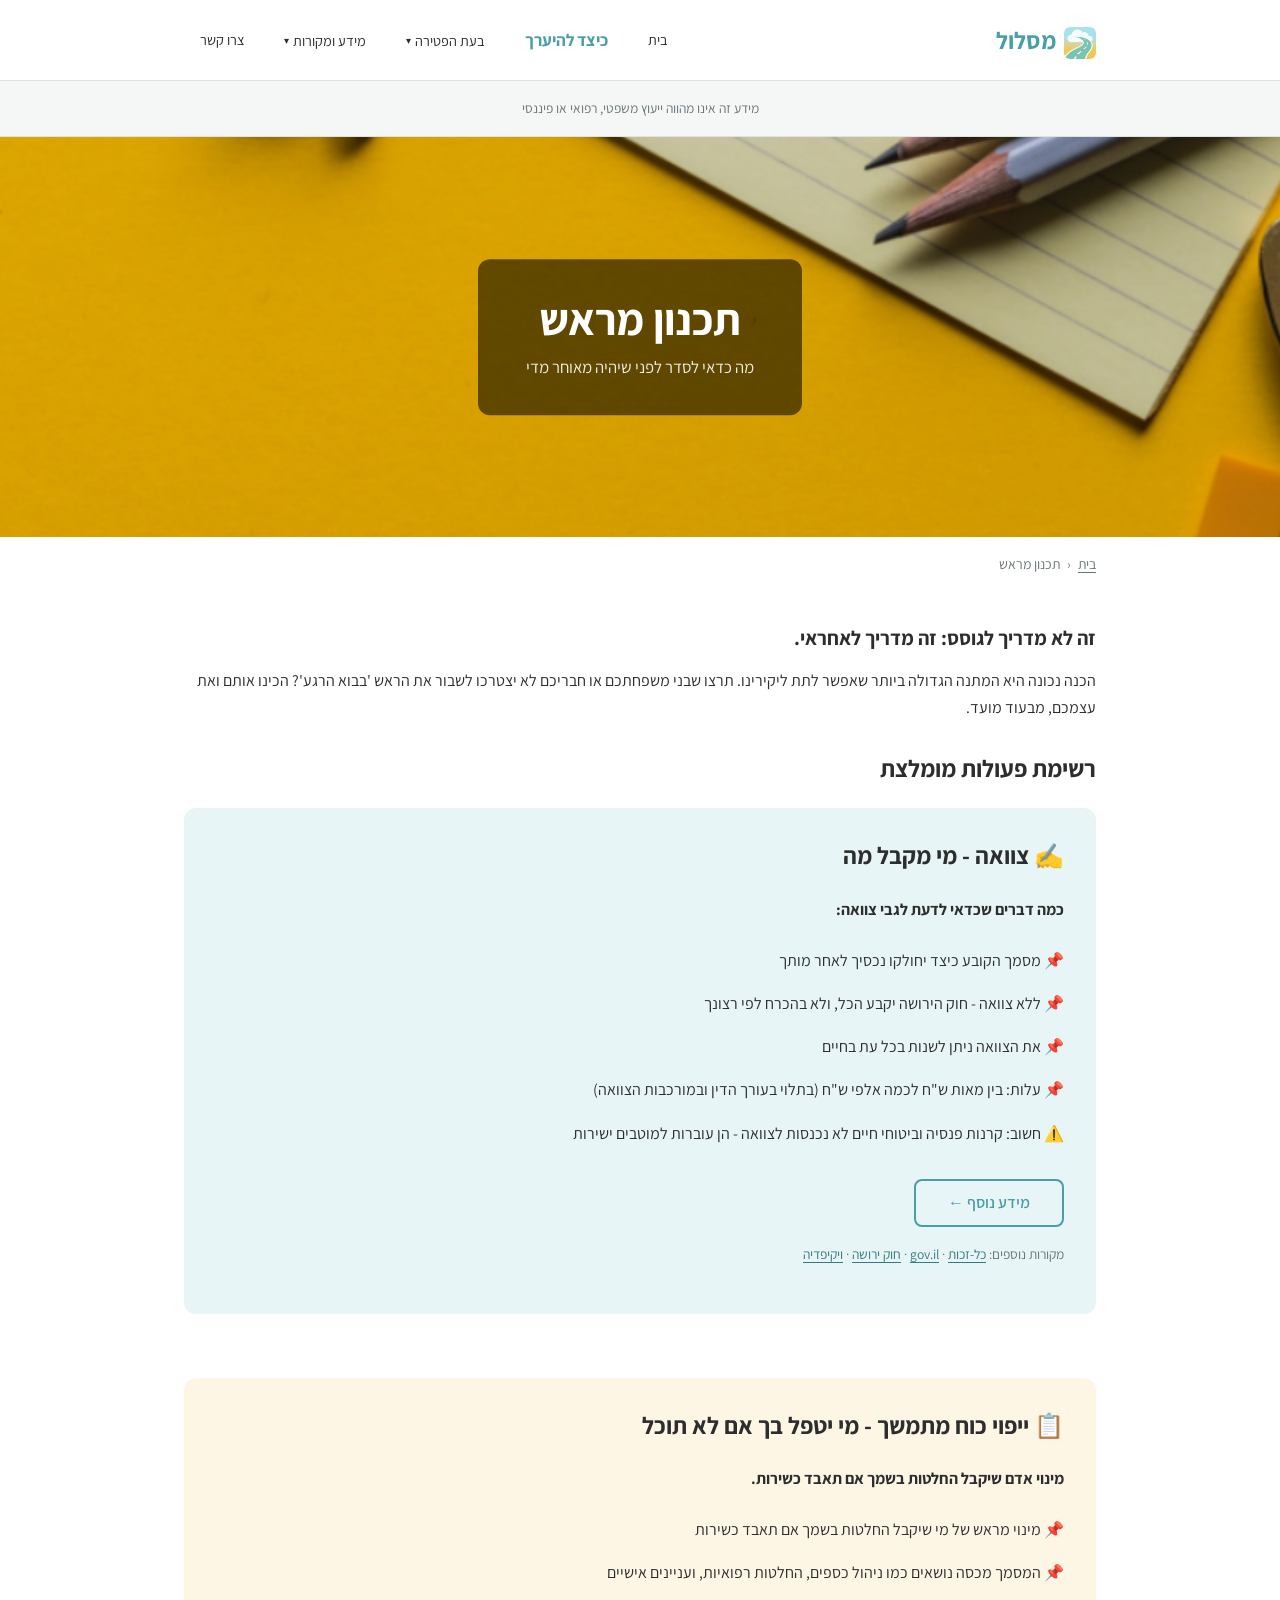
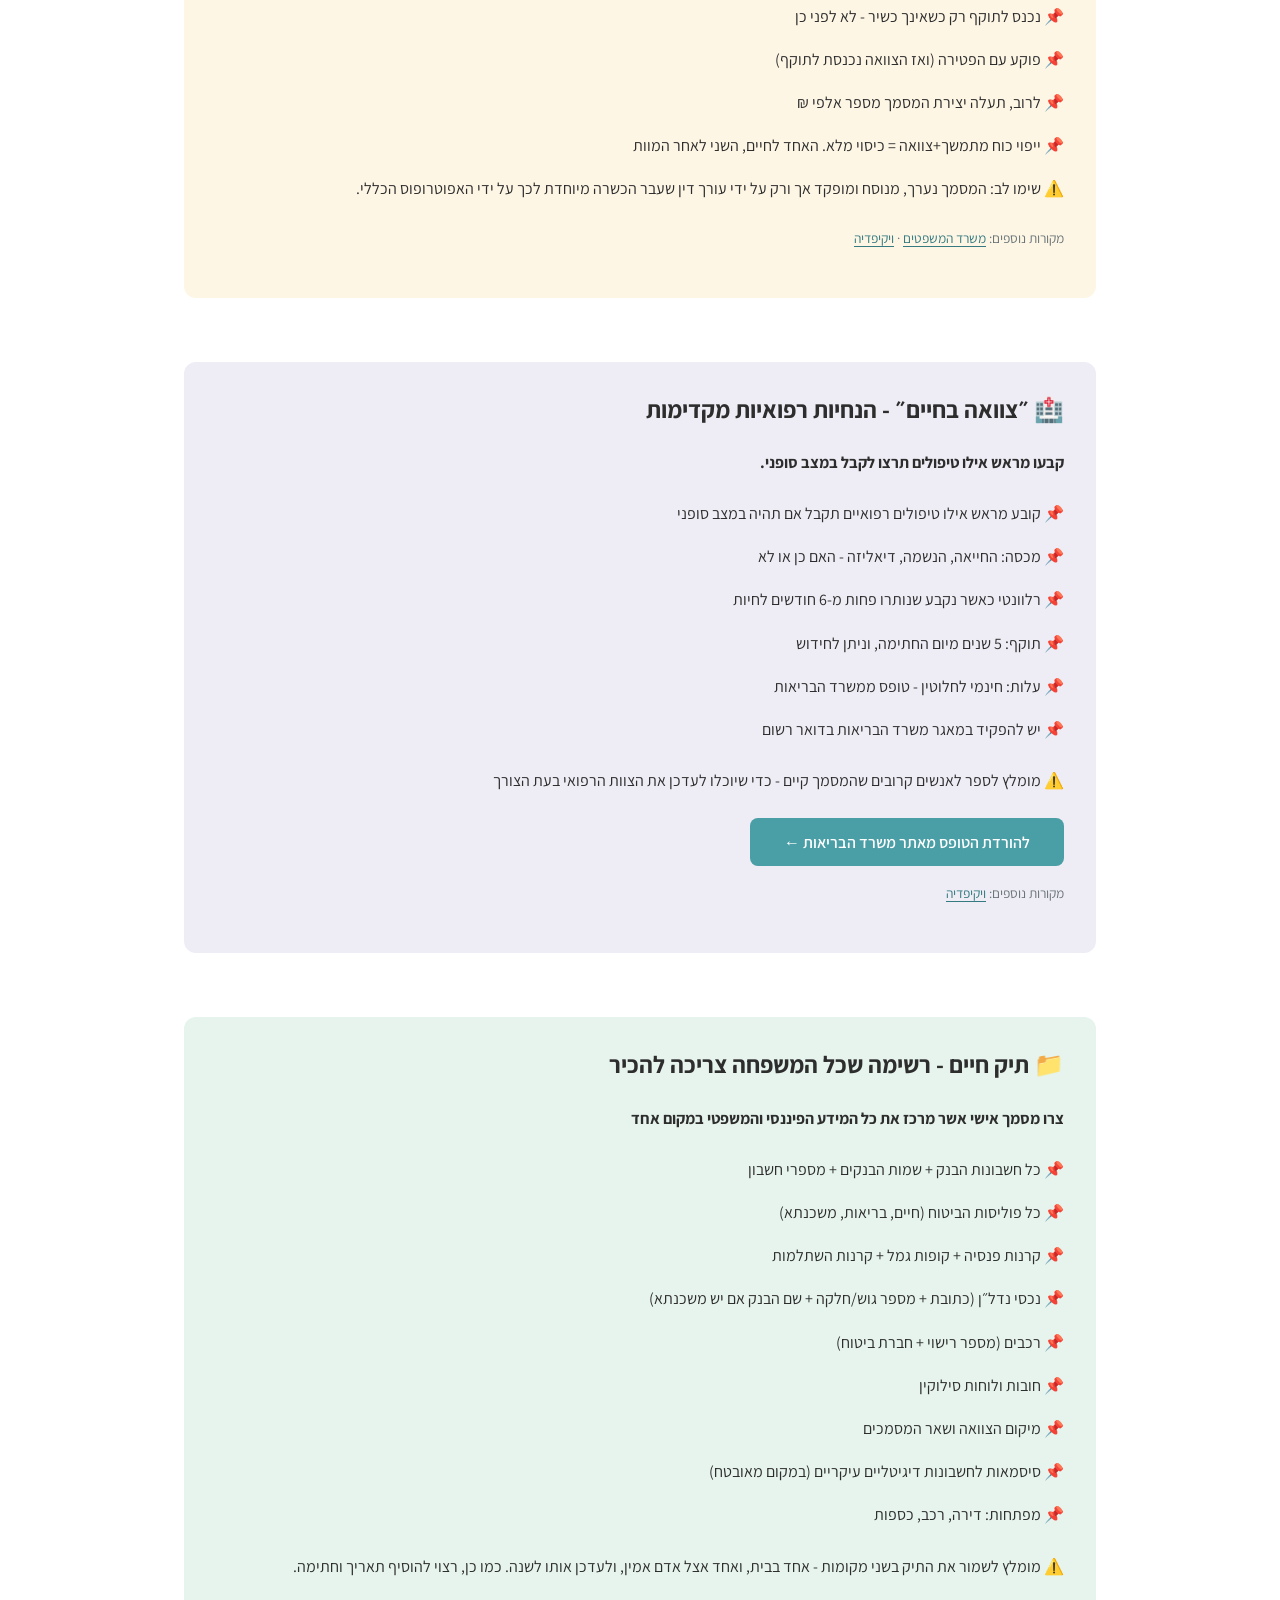
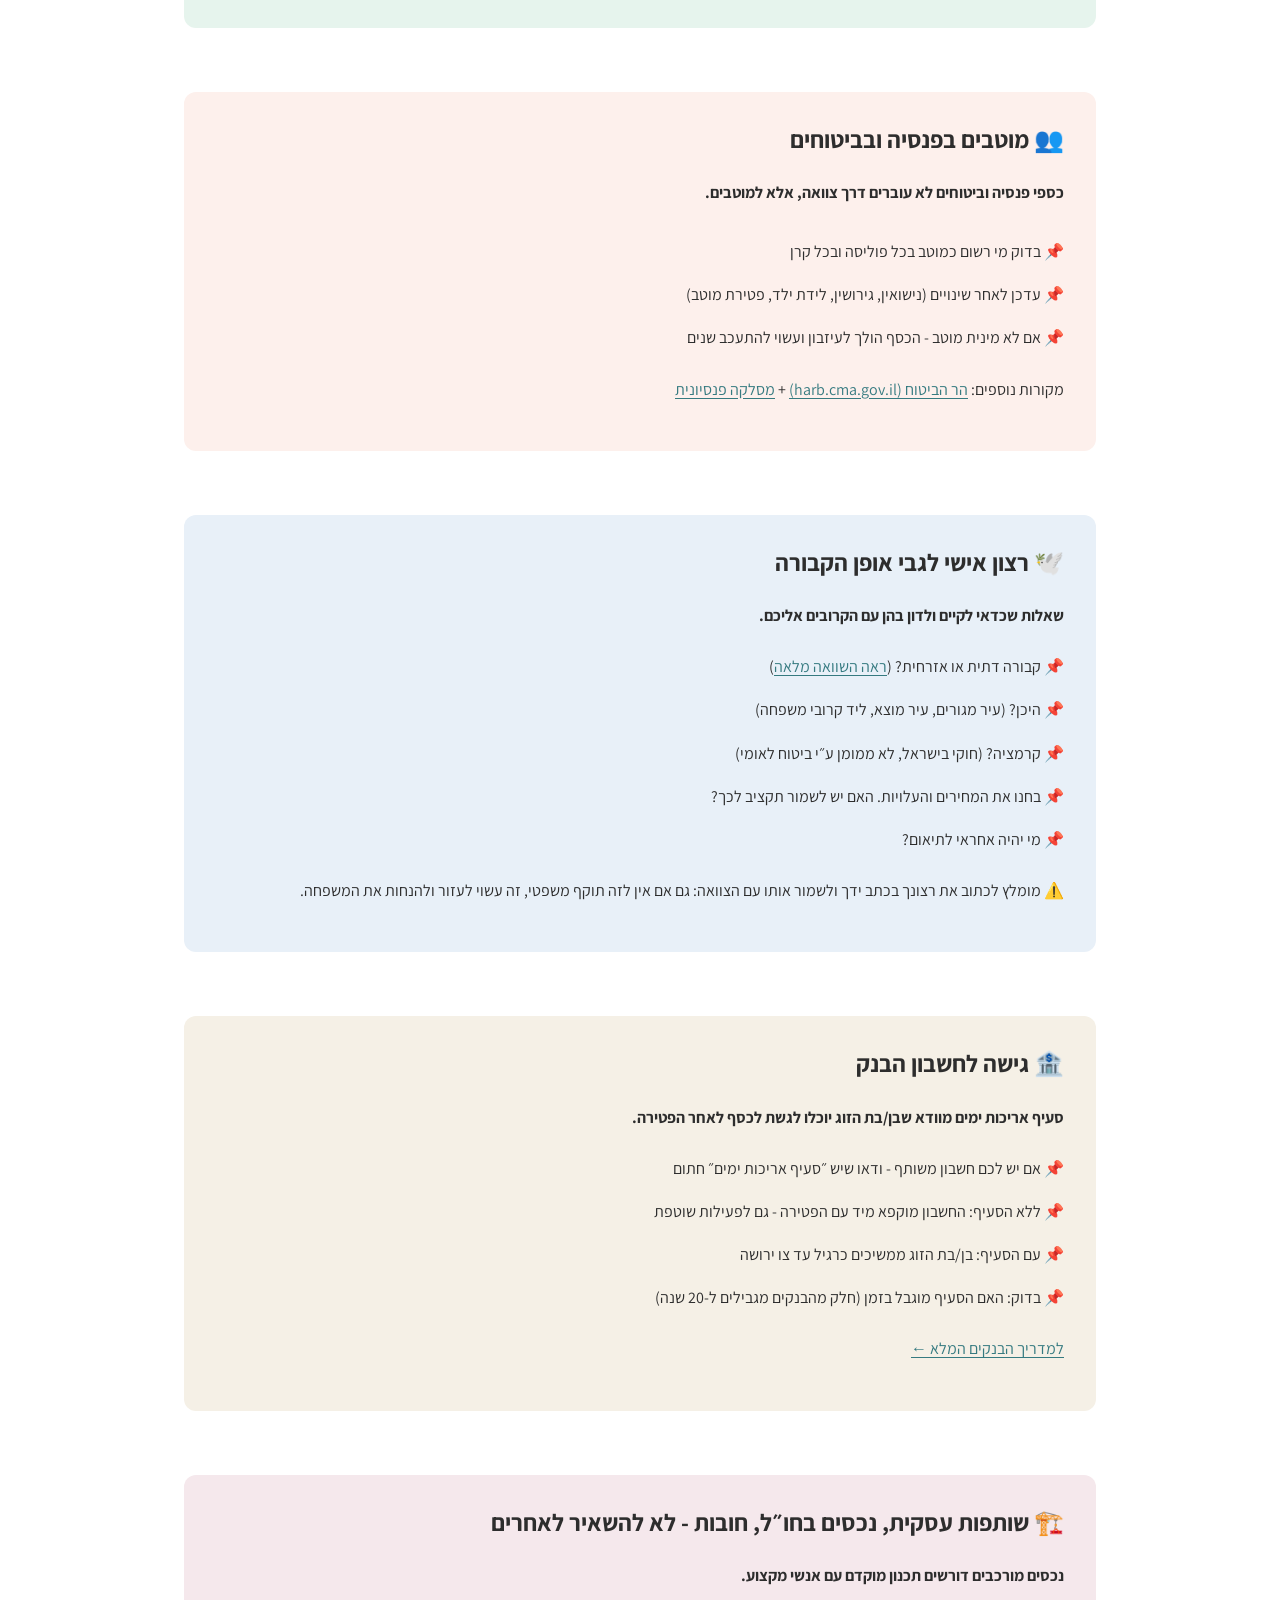
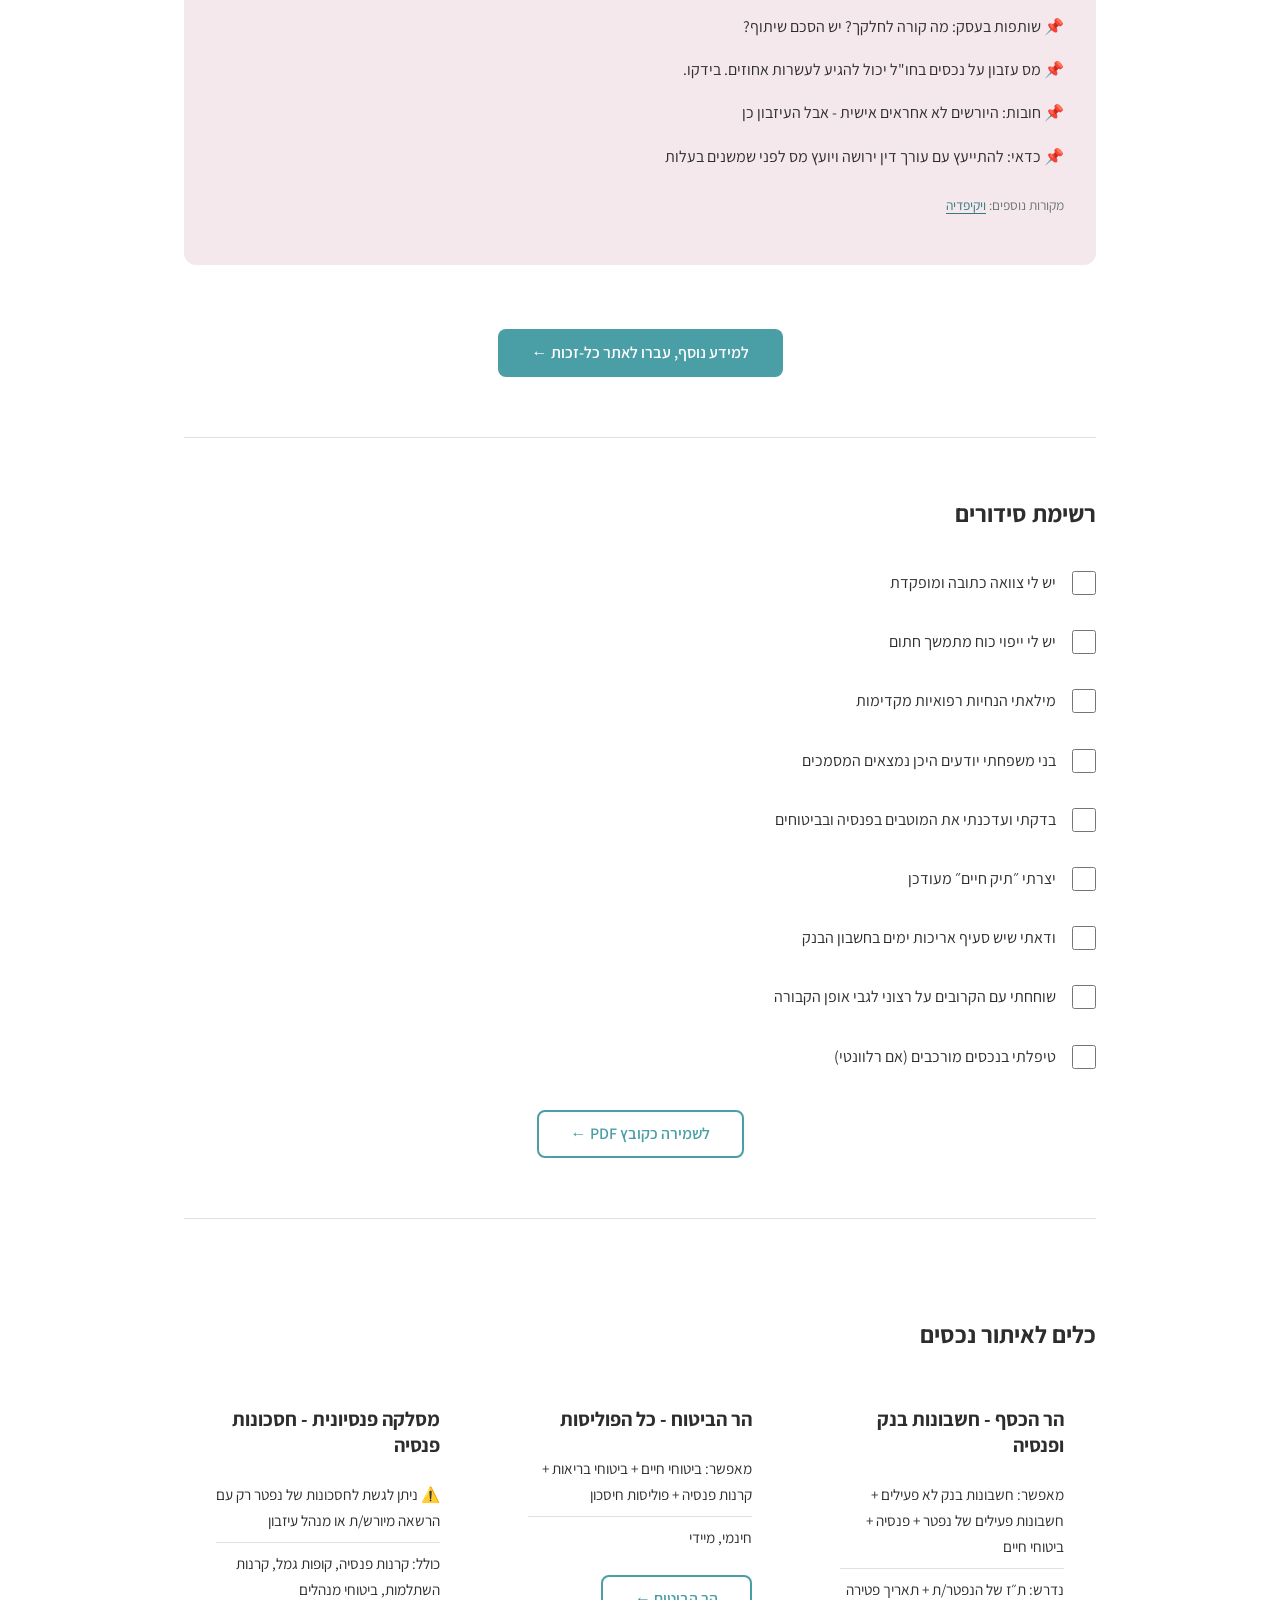
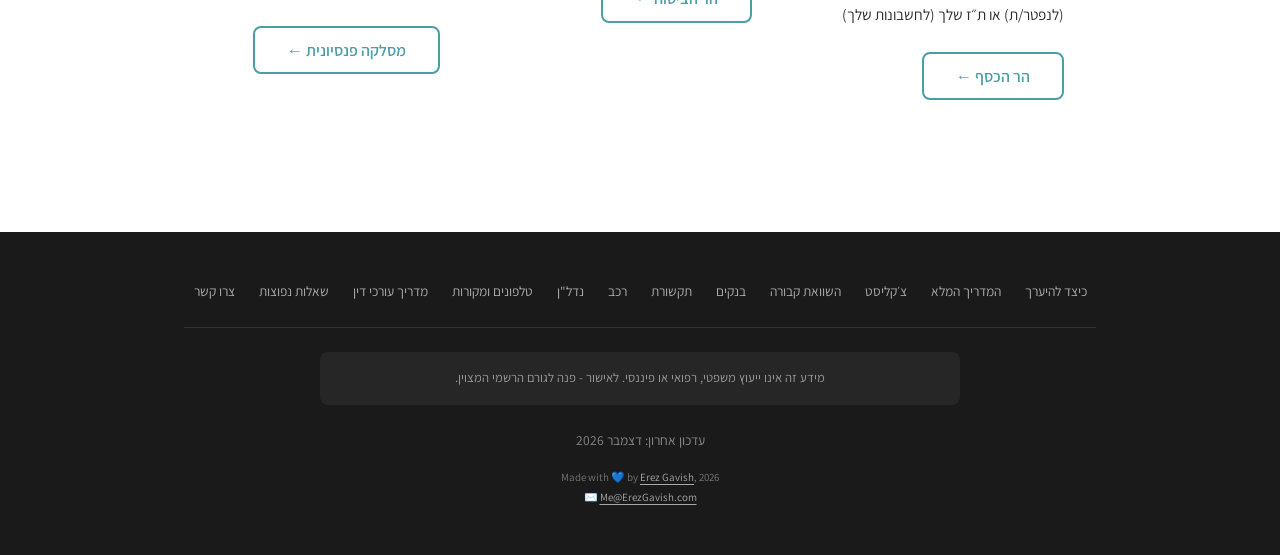
<file: preparation.html>
<!DOCTYPE html>
<html lang="he" dir="rtl">
<head>
  <meta charset="UTF-8">
  <meta name="viewport" content="width=device-width, initial-scale=1.0">
  <title>כיצד להיערך לפטירה מראש – מסלול</title>
  <meta name="description" content="מדריך מקיף להכנה מוקדמת: צוואה, ייפוי כוח, מוטבים וביטוחים – כדי להקל על המשפחה בבוא העת">
  <meta name="keywords" content="צוואה, ייפוי כוח, הנחיות רפואיות, מוטבים, ביטוח חיים, הכנה לפטירה, תכנון מוקדם">
  <link rel="canonical" href="https://erzog1.github.io/maslul/preparation.html">
  <meta property="og:title" content="כיצד להיערך לפטירה מראש – מסלול">
  <meta property="og:description" content="מדריך מקיף להכנה מוקדמת: צוואה, ייפוי כוח, מוטבים וביטוחים – כדי להקל על המשפחה בבוא העת">
  <meta property="og:url" content="https://erzog1.github.io/maslul/preparation.html">
  <meta property="og:type" content="website">
  <meta property="og:locale" content="he_IL">
  <meta name="robots" content="index, follow">
  <link rel="preconnect" href="https://fonts.googleapis.com">
  <link rel="preconnect" href="https://fonts.gstatic.com" crossorigin>
  <link href="https://fonts.googleapis.com/css2?family=Assistant:wght@300;400;700&display=swap" rel="stylesheet">
  <link rel="stylesheet" href="css/style.css">
<!-- Google tag (gtag.js) -->
  <script async src="https://www.googletagmanager.com/gtag/js?id=G-9X5LZYEQ0G"></script>
  <script>
    window.dataLayer = window.dataLayer || [];
    function gtag(){dataLayer.push(arguments);}
    gtag('js', new Date());
    gtag('config', 'G-9X5LZYEQ0G');
  </script>
</head>
<body>

  <!-- Header -->
  <header class="site-header">
    <div class="container">
      <a href="index.html" class="site-logo"><img src="images/logo.png" alt="">מסלול</a>
      <button class="nav-toggle" aria-label="פתח תפריט ניווט" aria-expanded="false">
        <svg viewBox="0 0 24 24" fill="none" stroke="currentColor" stroke-width="2" stroke-linecap="round">
          <line x1="3" y1="6" x2="21" y2="6"/>
          <line x1="3" y1="12" x2="21" y2="12"/>
          <line x1="3" y1="18" x2="21" y2="18"/>
        </svg>
      </button>
      <nav class="main-nav" aria-label="ניווט ראשי">
        <ul>
          <li><a href="index.html">בית</a></li>
          <li><a href="preparation.html" aria-current="page">כיצד להיערך</a></li>
          <li class="nav-group">
            <button class="nav-group-label" aria-expanded="false">בעת הפטירה <span class="arrow" aria-hidden="true">▾</span></button>
            <ul class="nav-dropdown">
              <li><a href="maslul-ptira.html">המדריך המלא</a></li>
              <li><a href="checklist.html">צ׳קליסט</a></li>
              <li><a href="hashvaah.html">השוואת קבורה</a></li>
              <li><a href="banks.html">בנקים</a></li>
              <li><a href="telecom.html">תקשורת</a></li>
              <li><a href="vehicle.html">רכב</a></li>
              <li><a href="realestate.html">נדל"ן</a></li>
              <li><a href="faq.html">שאלות נפוצות</a></li>
            </ul>
          </li>
          <li class="nav-group">
            <button class="nav-group-label" aria-expanded="false">מידע ומקורות <span class="arrow" aria-hidden="true">▾</span></button>
            <ul class="nav-dropdown">
              <li><a href="mekorot.html">טלפונים ומקורות</a></li>
              <li><a href="lawyer-guide.html">מדריך עורכי דין</a></li>
            </ul>
          </li>
        <li><a href="contact.html">צרו קשר</a></li>
        </ul>
      </nav>
    </div>
  </header>

  <!-- Disclaimer Banner -->
  <div class="disclaimer-banner">
    מידע זה אינו מהווה ייעוץ משפטי, רפואי או פיננסי
  </div>

  <main>
    <!-- Hero with Banner Image -->
    <section class="hero" style="background-image: url('images/IMAGE 2.png');">
      <div class="hero-overlay">
        <h1>תכנון מראש</h1>
        <p class="subtitle">מה כדאי לסדר לפני שיהיה מאוחר מדי</p>
      </div>
    </section>

    <div class="container">

      <!-- Breadcrumb -->
      <nav class="breadcrumb" aria-label="מיקום באתר">
        <a href="index.html">בית</a>
        <span>‹</span>
        תכנון מראש
      </nav>

      <!-- Opening text -->
      <h3 style="margin-top: var(--space-xl);">זה לא מדריך לגוסס: זה מדריך לאחראי.</h3>
      <p>הכנה נכונה היא המתנה הגדולה ביותר שאפשר לתת ליקירינו. תרצו שבני משפחתכם או חבריכם לא יצטרכו לשבור את הראש 'בבוא הרגע'? הכינו אותם ואת עצמכם, מבעוד מועד.</p>

      <!-- Section 1: 8 Things -->
      <h2 class="mt-xl">רשימת פעולות מומלצת</h2>

      <!-- Card 1: צוואה -->
      <div class="timeline-section timeline-section--teal" id="card-tzvaah">
        <h2>✍️ צוואה - מי מקבל מה</h2>
        <p class="card-subtitle">כמה דברים שכדאי לדעת לגבי צוואה:</p>
        <ul style="list-style:none; padding:0;">
          <li style="padding: var(--space-sm) 0;">📌 מסמך הקובע כיצד יחולקו נכסיך לאחר מותך</li>
          <li style="padding: var(--space-sm) 0;">📌 ללא צוואה - חוק הירושה יקבע הכל, ולא בהכרח לפי רצונך</li>
          <li style="padding: var(--space-sm) 0;">📌 את הצוואה ניתן לשנות בכל עת בחיים</li>
          <li style="padding: var(--space-sm) 0;">📌 עלות: בין מאות ש"ח לכמה אלפי ש"ח (בתלוי בעורך הדין ובמורכבות הצוואה)</li>
          <li style="padding: var(--space-sm) 0;">⚠️ חשוב: קרנות פנסיה וביטוחי חיים לא נכנסות לצוואה - הן עוברות למוטבים ישירות</li>
        </ul>
        <div style="margin-top: var(--space-lg);">
          <a href="lawyer-guide.html" class="btn btn--secondary">מידע נוסף ←</a>
        </div>
        <p class="text-muted mt-md" style="font-size:0.85rem;">מקורות נוספים: <a href="https://www.kolzchut.org.il/he/%D7%A6%D7%95%D7%95%D7%90%D7%94" target="_blank" rel="noopener">כל-זכות</a> · <a href="https://www.gov.il/he/Search?query=%20%D7%99%D7%A8%D7%95%D7%A9%D7%94&trigger=sugg" target="_blank" rel="noopener">gov.il</a> · <a href="https://www.gov.il/BlobFolder/legalinfo/laws-and-regulations-druze/he/20-0314.pdf" target="_blank" rel="noopener">חוק ירושה</a> · <a href="https://he.wikipedia.org/wiki/%D7%99%D7%A8%D7%95%D7%A9%D7%94" target="_blank" rel="noopener">ויקיפדיה</a></p>
      </div>

      <!-- Card 2: ייפוי כוח מתמשך -->
      <div class="timeline-section timeline-section--amber" id="card-yipui">
        <h2>📋 ייפוי כוח מתמשך - מי יטפל בך אם לא תוכל</h2>
        <p class="card-subtitle">מינוי אדם שיקבל החלטות בשמך אם תאבד כשירות.</p>
        <ul style="list-style:none; padding:0;">
          <li style="padding: var(--space-sm) 0;">📌 מינוי מראש של מי שיקבל החלטות בשמך אם תאבד כשירות</li>
          <li style="padding: var(--space-sm) 0;">📌 המסמך מכסה נושאים כמו ניהול כספים, החלטות רפואיות, ועניינים אישיים</li>
          <li style="padding: var(--space-sm) 0;">📌 נכנס לתוקף רק כשאינך כשיר - לא לפני כן</li>
          <li style="padding: var(--space-sm) 0;">📌 פוקע עם הפטירה (ואז הצוואה נכנסת לתוקף)</li>
          <li style="padding: var(--space-sm) 0;">📌 לרוב, תעלה יצירת המסמך מספר אלפי ₪</li>
          <li style="padding: var(--space-sm) 0;">📌 ייפוי כוח מתמשך+צוואה = כיסוי מלא. האחד לחיים, השני לאחר המוות</li>
          <li style="padding: var(--space-sm) 0;">⚠️ שימו לב: המסמך נערך, מנוסח ומופקד אך ורק על ידי עורך דין שעבר הכשרה מיוחדת לכך על ידי האפוטרופוס הכללי.</li>
        </ul>
        <p class="text-muted mt-md" style="font-size:0.85rem;">מקורות נוספים: <a href="https://www.gov.il/he/departments/topics/continuous_power_of_attorney_agor/govil-landing-page" target="_blank" rel="noopener">משרד המשפטים</a> · <a href="https://he.wikipedia.org/wiki/%D7%90%D7%A4%D7%95%D7%98%D7%A8%D7%95%D7%A4%D7%A1%D7%95%D7%AA#%D7%99%D7%99%D7%A4%D7%95%D7%99_%D7%9B%D7%95%D7%97_%D7%9E%D7%AA%D7%9E%D7%A9%D7%9A_%D7%95%D7%94%D7%A0%D7%97%D7%99%D7%95%D7%AA_%D7%9E%D7%A7%D7%93%D7%99%D7%9E%D7%95%D7%AA" target="_blank" rel="noopener">ויקיפדיה</a></p>
      </div>

      <!-- Card 3: הנחיות רפואיות -->
      <div class="timeline-section timeline-section--lavender" id="card-refuiot">
        <h2>🏥 ״צוואה בחיים״ - הנחיות רפואיות מקדימות</h2>
        <p class="card-subtitle">קבעו מראש אילו טיפולים תרצו לקבל במצב סופני.</p>
        <ul style="list-style:none; padding:0;">
          <li style="padding: var(--space-sm) 0;">📌 קובע מראש אילו טיפולים רפואיים תקבל אם תהיה במצב סופני</li>
          <li style="padding: var(--space-sm) 0;">📌 מכסה: החייאה, הנשמה, דיאליזה - האם כן או לא</li>
          <li style="padding: var(--space-sm) 0;">📌 רלוונטי כאשר נקבע שנותרו פחות מ-6 חודשים לחיות</li>
          <li style="padding: var(--space-sm) 0;">📌 תוקף: 5 שנים מיום החתימה, וניתן לחידוש</li>
          <li style="padding: var(--space-sm) 0;">📌 עלות: חינמי לחלוטין - טופס ממשרד הבריאות</li>
          <li style="padding: var(--space-sm) 0;">📌 יש להפקיד במאגר משרד הבריאות בדואר רשום</li>
        </ul>
        <p style="margin-top: var(--space-md);">⚠️ מומלץ לספר לאנשים קרובים שהמסמך קיים - כדי שיוכלו לעדכן את הצוות הרפואי בעת הצורך</p>
        <div style="margin-top: var(--space-lg);">
          <a href="https://www.gov.il/he/service/dying-patient-request" target="_blank" rel="noopener" class="btn btn--primary">להורדת הטופס מאתר משרד הבריאות ←</a>
        </div>
        <p class="text-muted mt-md" style="font-size:0.85rem;">מקורות נוספים: <a href="https://he.wikipedia.org/wiki/%D7%94%D7%95%D7%A8%D7%90%D7%95%D7%AA_%D7%A8%D7%A4%D7%95%D7%90%D7%99%D7%95%D7%AA_%D7%9E%D7%A7%D7%93%D7%99%D7%9E%D7%95%D7%AA" target="_blank" rel="noopener">ויקיפדיה</a></p>
      </div>

      <!-- Card 4: תיק חיים -->
      <div class="timeline-section timeline-section--mint" id="card-tik">
        <h2>📁 תיק חיים - רשימה שכל המשפחה צריכה להכיר</h2>
        <p class="card-subtitle">צרו מסמך אישי אשר מרכז את כל המידע הפיננסי והמשפטי במקום אחד</p>
        <ul style="list-style:none; padding:0;">
          <li style="padding: var(--space-sm) 0;">📌 כל חשבונות הבנק + שמות הבנקים + מספרי חשבון</li>
          <li style="padding: var(--space-sm) 0;">📌 כל פוליסות הביטוח (חיים, בריאות, משכנתא)</li>
          <li style="padding: var(--space-sm) 0;">📌 קרנות פנסיה + קופות גמל + קרנות השתלמות</li>
          <li style="padding: var(--space-sm) 0;">📌 נכסי נדל״ן (כתובת + מספר גוש/חלקה + שם הבנק אם יש משכנתא)</li>
          <li style="padding: var(--space-sm) 0;">📌 רכבים (מספר רישוי + חברת ביטוח)</li>
          <li style="padding: var(--space-sm) 0;">📌 חובות ולוחות סילוקין</li>
          <li style="padding: var(--space-sm) 0;">📌 מיקום הצוואה ושאר המסמכים</li>
          <li style="padding: var(--space-sm) 0;">📌 סיסמאות לחשבונות דיגיטליים עיקריים (במקום מאובטח)</li>
          <li style="padding: var(--space-sm) 0;">📌 מפתחות: דירה, רכב, כספות</li>
        </ul>
        <p style="margin-top: var(--space-md);">⚠️ מומלץ לשמור את התיק בשני מקומות - אחד בבית, ואחד אצל אדם אמין, ולעדכן אותו לשנה. כמו כן, רצוי להוסיף תאריך וחתימה.</p>
      </div>

      <!-- Card 5: מוטבים -->
      <div class="timeline-section timeline-section--peach" id="card-mutavim">
        <h2>👥 מוטבים בפנסיה ובביטוחים</h2>
        <p class="card-subtitle">כספי פנסיה וביטוחים לא עוברים דרך צוואה, אלא למוטבים.</p>
        <ul style="list-style:none; padding:0; margin-top: var(--space-lg);">
          <li style="padding: var(--space-sm) 0;">📌 בדוק מי רשום כמוטב בכל פוליסה ובכל קרן</li>
          <li style="padding: var(--space-sm) 0;">📌 עדכן לאחר שינויים (נישואין, גירושין, לידת ילד, פטירת מוטב)</li>
          <li style="padding: var(--space-sm) 0;">📌 אם לא מינית מוטב - הכסף הולך לעיזבון ועשוי להתעכב שנים</li>
        </ul>
        <p class="mt-md">מקורות נוספים: <a href="https://harb.cma.gov.il" target="_blank" rel="noopener">הר הביטוח (harb.cma.gov.il)</a> + <a href="https://www.swiftness.co.il/" target="_blank" rel="noopener">מסלקה פנסיונית</a></p>
      </div>

      <!-- Card 6: רצון לגבי הקבורה -->
      <div class="timeline-section timeline-section--sky" id="card-kvurah">
        <h2>🕊️ רצון אישי לגבי אופן הקבורה</h2>
        <p class="card-subtitle">שאלות שכדאי לקיים ולדון בהן עם הקרובים אליכם.</p>
        <ul style="list-style:none; padding:0;">
          <li style="padding: var(--space-sm) 0;">📌 קבורה דתית או אזרחית? (<a href="hashvaah.html">ראה השוואה מלאה</a>)</li>
          <li style="padding: var(--space-sm) 0;">📌 היכן? (עיר מגורים, עיר מוצא, ליד קרובי משפחה)</li>
          <li style="padding: var(--space-sm) 0;">📌 קרמציה? (חוקי בישראל, לא ממומן ע״י ביטוח לאומי)</li>
          <li style="padding: var(--space-sm) 0;">📌 בחנו את המחירים והעלויות. האם יש לשמור תקציב לכך?</li>
          <li style="padding: var(--space-sm) 0;">📌 מי יהיה אחראי לתיאום?</li>
        </ul>
        <p style="margin-top: var(--space-md);">⚠️ מומלץ לכתוב את רצונך בכתב ידך ולשמור אותו עם הצוואה: גם אם אין לזה תוקף משפטי, זה עשוי לעזור ולהנחות את המשפחה.</p>
      </div>

      <!-- Card 7: חשבון בנק -->
      <div class="timeline-section timeline-section--sand" id="card-bank">
        <h2>🏦 גישה לחשבון הבנק</h2>
        <p class="card-subtitle">סעיף אריכות ימים מוודא שבן/בת הזוג יוכלו לגשת לכסף לאחר הפטירה.</p>
        <ul style="list-style:none; padding:0;">
          <li style="padding: var(--space-sm) 0;">📌 אם יש לכם חשבון משותף - ודאו שיש ״סעיף אריכות ימים״ חתום</li>
          <li style="padding: var(--space-sm) 0;">📌 ללא הסעיף: החשבון מוקפא מיד עם הפטירה - גם לפעילות שוטפת</li>
          <li style="padding: var(--space-sm) 0;">📌 עם הסעיף: בן/בת הזוג ממשיכים כרגיל עד צו ירושה</li>
          <li style="padding: var(--space-sm) 0;">📌 בדוק: האם הסעיף מוגבל בזמן (חלק מהבנקים מגבילים ל-20 שנה)</li>
        </ul>
        <p class="mt-md"><a href="banks.html">למדריך הבנקים המלא ←</a></p>
      </div>

      <!-- Card 8: נכסים מורכבים -->
      <div class="timeline-section timeline-section--rose" id="card-complex">
        <h2>🏗️ שותפות עסקית, נכסים בחו״ל, חובות - לא להשאיר לאחרים</h2>
        <p class="card-subtitle">נכסים מורכבים דורשים תכנון מוקדם עם אנשי מקצוע.</p>
        <ul style="list-style:none; padding:0;">
          <li style="padding: var(--space-sm) 0;">📌 שותפות בעסק: מה קורה לחלקך? יש הסכם שיתוף?</li>
          <li style="padding: var(--space-sm) 0;">📌 מס עזבון על נכסים בחו"ל יכול להגיע לעשרות אחוזים. בידקו.</li>
          <li style="padding: var(--space-sm) 0;">📌 חובות: היורשים לא אחראים אישית - אבל העיזבון כן</li>
          <li style="padding: var(--space-sm) 0;">📌 כדאי: להתייעץ עם עורך דין ירושה ויועץ מס לפני שמשנים בעלות</li>
        </ul>
        <p class="text-muted mt-md" style="font-size:0.85rem;">מקורות נוספים: <a href="https://he.wikipedia.org/wiki/%D7%9E%D7%A1_%D7%99%D7%A8%D7%95%D7%A9%D7%94" target="_blank" rel="noopener">ויקיפדיה</a></p>
      </div>

      <!-- Link to Kol-Zchut -->
      <div style="text-align: center; margin-top: var(--space-xl);">
        <a href="https://www.kolzchut.org.il/he/%D7%94%D7%99%D7%A2%D7%A8%D7%9B%D7%95%D7%AA_%D7%9C%D7%A1%D7%95%D7%A3_%D7%94%D7%97%D7%99%D7%99%D7%9D_(%D7%A4%D7%98%D7%99%D7%A8%D7%94,_%D7%9E%D7%95%D7%95%D7%AA)" target="_blank" rel="noopener" class="btn btn--primary">למידע נוסף, עברו לאתר כל-זכות ←</a>
      </div>

      <hr style="margin: clamp(1.5rem, 6vw, 60px) 0; border: none; border-top: 1px solid var(--color-border);">

      <!-- Section 2: Checklist -->
      <h2 id="prep-checklist">רשימת סידורים</h2>

      <ul class="checklist">
        <li class="checklist-item">
          <input type="checkbox" id="prep-1">
          <label for="prep-1">יש לי צוואה כתובה ומופקדת</label>
        </li>
        <li class="checklist-item">
          <input type="checkbox" id="prep-2">
          <label for="prep-2">יש לי ייפוי כוח מתמשך חתום</label>
        </li>
        <li class="checklist-item">
          <input type="checkbox" id="prep-3">
          <label for="prep-3">מילאתי הנחיות רפואיות מקדימות</label>
        </li>
        <li class="checklist-item">
          <input type="checkbox" id="prep-4">
          <label for="prep-4">בני משפחתי יודעים היכן נמצאים המסמכים</label>
        </li>
        <li class="checklist-item">
          <input type="checkbox" id="prep-5">
          <label for="prep-5">בדקתי ועדכנתי את המוטבים בפנסיה ובביטוחים</label>
        </li>
        <li class="checklist-item">
          <input type="checkbox" id="prep-6">
          <label for="prep-6">יצרתי ״תיק חיים״ מעודכן</label>
        </li>
        <li class="checklist-item">
          <input type="checkbox" id="prep-7">
          <label for="prep-7">ודאתי שיש סעיף אריכות ימים בחשבון הבנק</label>
        </li>
        <li class="checklist-item">
          <input type="checkbox" id="prep-8">
          <label for="prep-8">שוחחתי עם הקרובים על רצוני לגבי אופן הקבורה</label>
        </li>
        <li class="checklist-item">
          <input type="checkbox" id="prep-9">
          <label for="prep-9">טיפלתי בנכסים מורכבים (אם רלוונטי)</label>
        </li>
      </ul>

      <div style="text-align: center; margin-top: var(--space-lg); margin-bottom: clamp(1.5rem, 6vw, 60px);">
        <button onclick="window.print()" class="btn btn--secondary">לשמירה כקובץ PDF ←</button>
      </div>

      <hr style="margin: clamp(1.5rem, 6vw, 60px) 0; border: none; border-top: 1px solid var(--color-border);">

      <!-- Section 3: Tools -->
      <h2 class="mt-xl" style="margin-top: clamp(2rem, 10vw, 100px);">כלים לאיתור נכסים</h2>
      <div class="info-cards-grid">
        <div class="info-card info-card--default">
          <h3>הר הכסף - חשבונות בנק ופנסיה</h3>
          <ul>
            <li>מאפשר: חשבונות בנק לא פעילים + חשבונות פעילים של נפטר + פנסיה + ביטוחי חיים</li>
            <li>נדרש: ת״ז של הנפטר/ת + תאריך פטירה (לנפטר/ת) או ת״ז שלך (לחשבונות שלך)</li>
          </ul>
          <a href="https://www.boi.org.il/information/bank-paymnts/financial-education/campaigns/account_deposite/" target="_blank" rel="noopener" class="btn btn--secondary mt-md">הר הכסף ←</a>
        </div>

        <div class="info-card info-card--default">
          <h3>הר הביטוח - כל הפוליסות</h3>
          <ul>
            <li>מאפשר: ביטוחי חיים + ביטוחי בריאות + קרנות פנסיה + פוליסות חיסכון</li>
            <li>חינמי, מיידי</li>
          </ul>
          <a href="https://harb.cma.gov.il" target="_blank" rel="noopener" class="btn btn--secondary mt-md">הר הביטוח ←</a>
        </div>

        <div class="info-card info-card--default">
          <h3>מסלקה פנסיונית - חסכונות פנסיה</h3>
          <ul>
            <li>⚠️ ניתן לגשת לחסכונות של נפטר רק עם הרשאה מיורש/ת או מנהל עיזבון</li>
            <li>כולל: קרנות פנסיה, קופות גמל, קרנות השתלמות, ביטוחי מנהלים</li>
          </ul>
          <a href="https://www.swiftness.co.il/" target="_blank" rel="noopener" class="btn btn--secondary mt-md">מסלקה פנסיונית ←</a>
        </div>
      </div>



    </div>
  </main>

  <!-- Footer -->
  <footer class="site-footer">
    <div class="container">
      <div class="footer-links">
        <a href="preparation.html">כיצד להיערך</a>
        <a href="maslul-ptira.html">המדריך המלא</a>
        <a href="checklist.html">צ׳קליסט</a>
        <a href="hashvaah.html">השוואת קבורה</a>
        <a href="banks.html">בנקים</a>
        <a href="telecom.html">תקשורת</a>
        <a href="vehicle.html">רכב</a>
        <a href="realestate.html">נדל"ן</a>
        <a href="mekorot.html">טלפונים ומקורות</a>
        <a href="lawyer-guide.html">מדריך עורכי דין</a>
        <a href="faq.html">שאלות נפוצות</a>
        <a href="contact.html">צרו קשר</a>
      </div>
      <p class="disclaimer">מידע זה אינו ייעוץ משפטי, רפואי או פיננסי. לאישור - פנה לגורם הרשמי המצוין.</p>
      <p class="footer-meta">עדכון אחרון: <span class="dynamic-date">מרץ 2026</span></p>
      <p class="footer-credit">Made with &#x1F499; by <a href="https://www.erezgavish.com" target="_blank" rel="noopener">Erez Gavish</a>, 2026<br>&#x2709;&#xFE0F; <a href="contact.html">Me@ErezGavish.com</a></p>
    </div>
  </footer>

  <script src="js/main.js"></script>
</body>
</html>
</file>
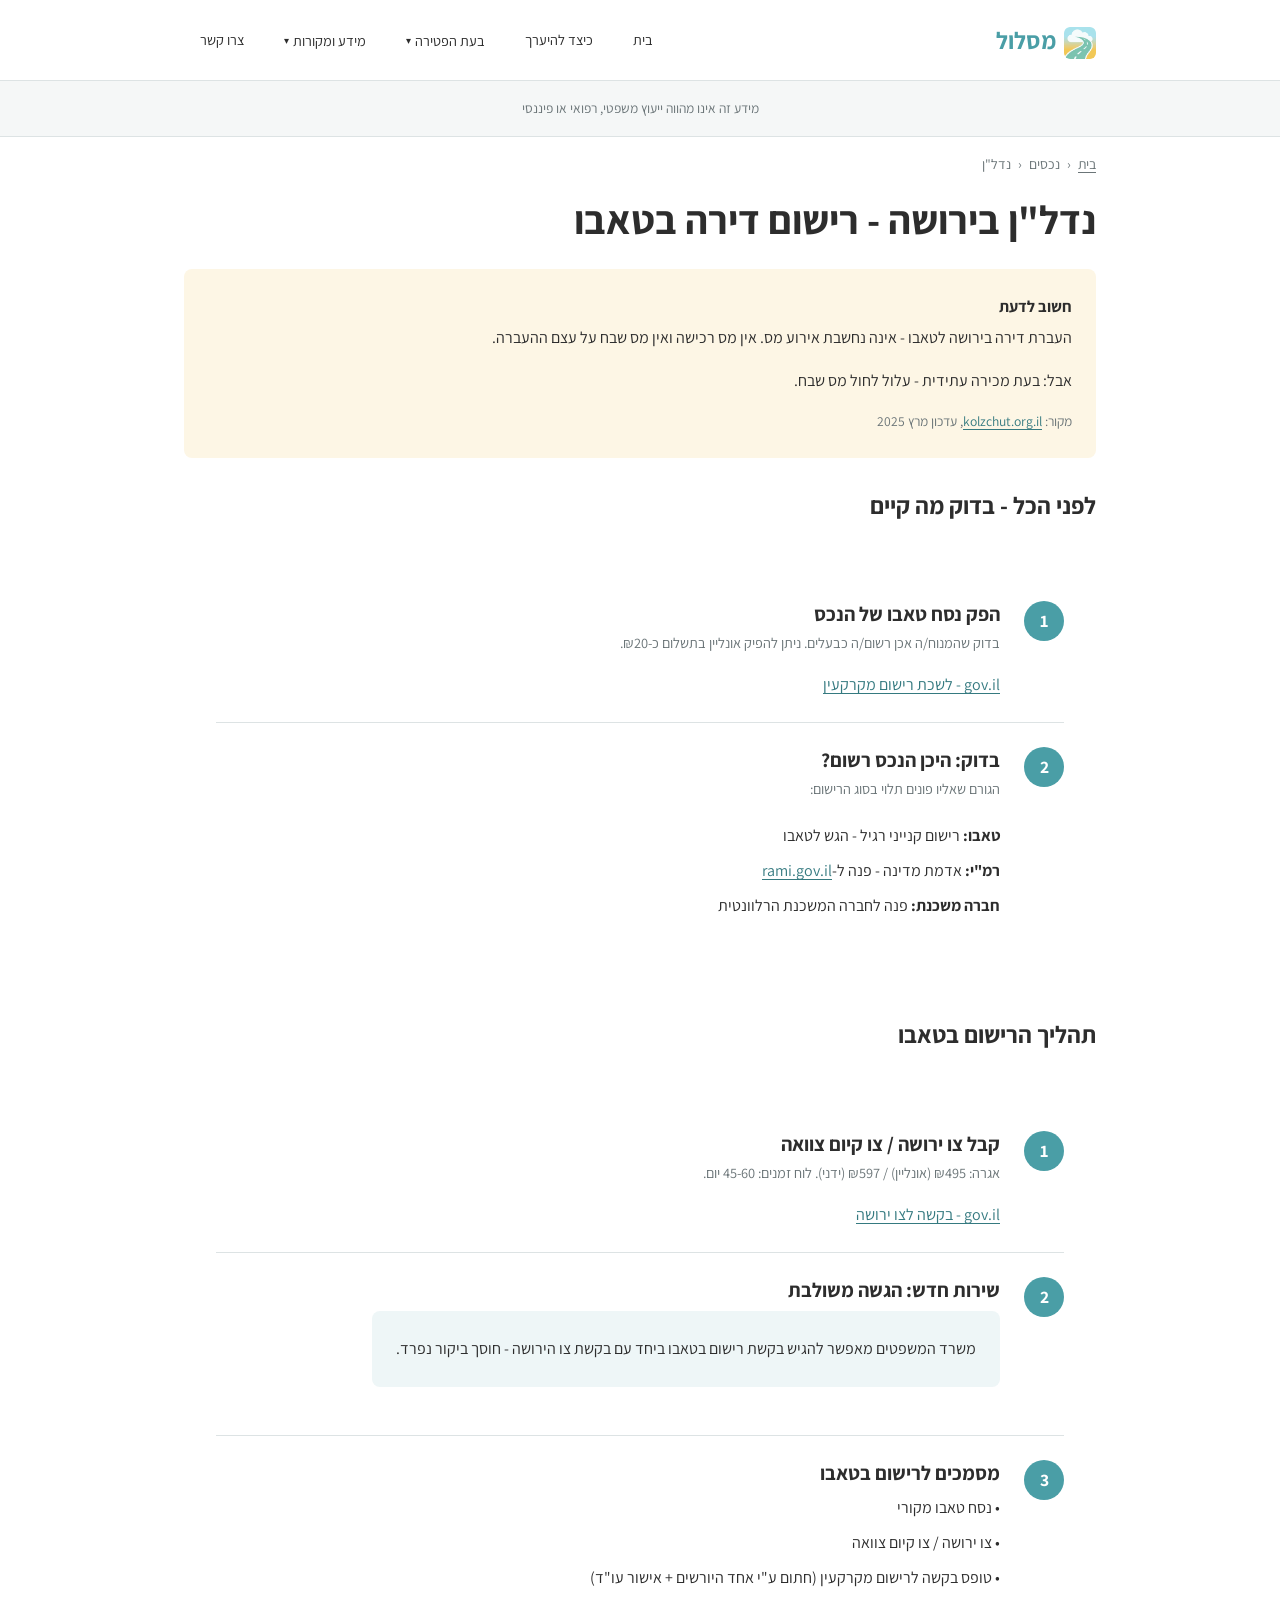
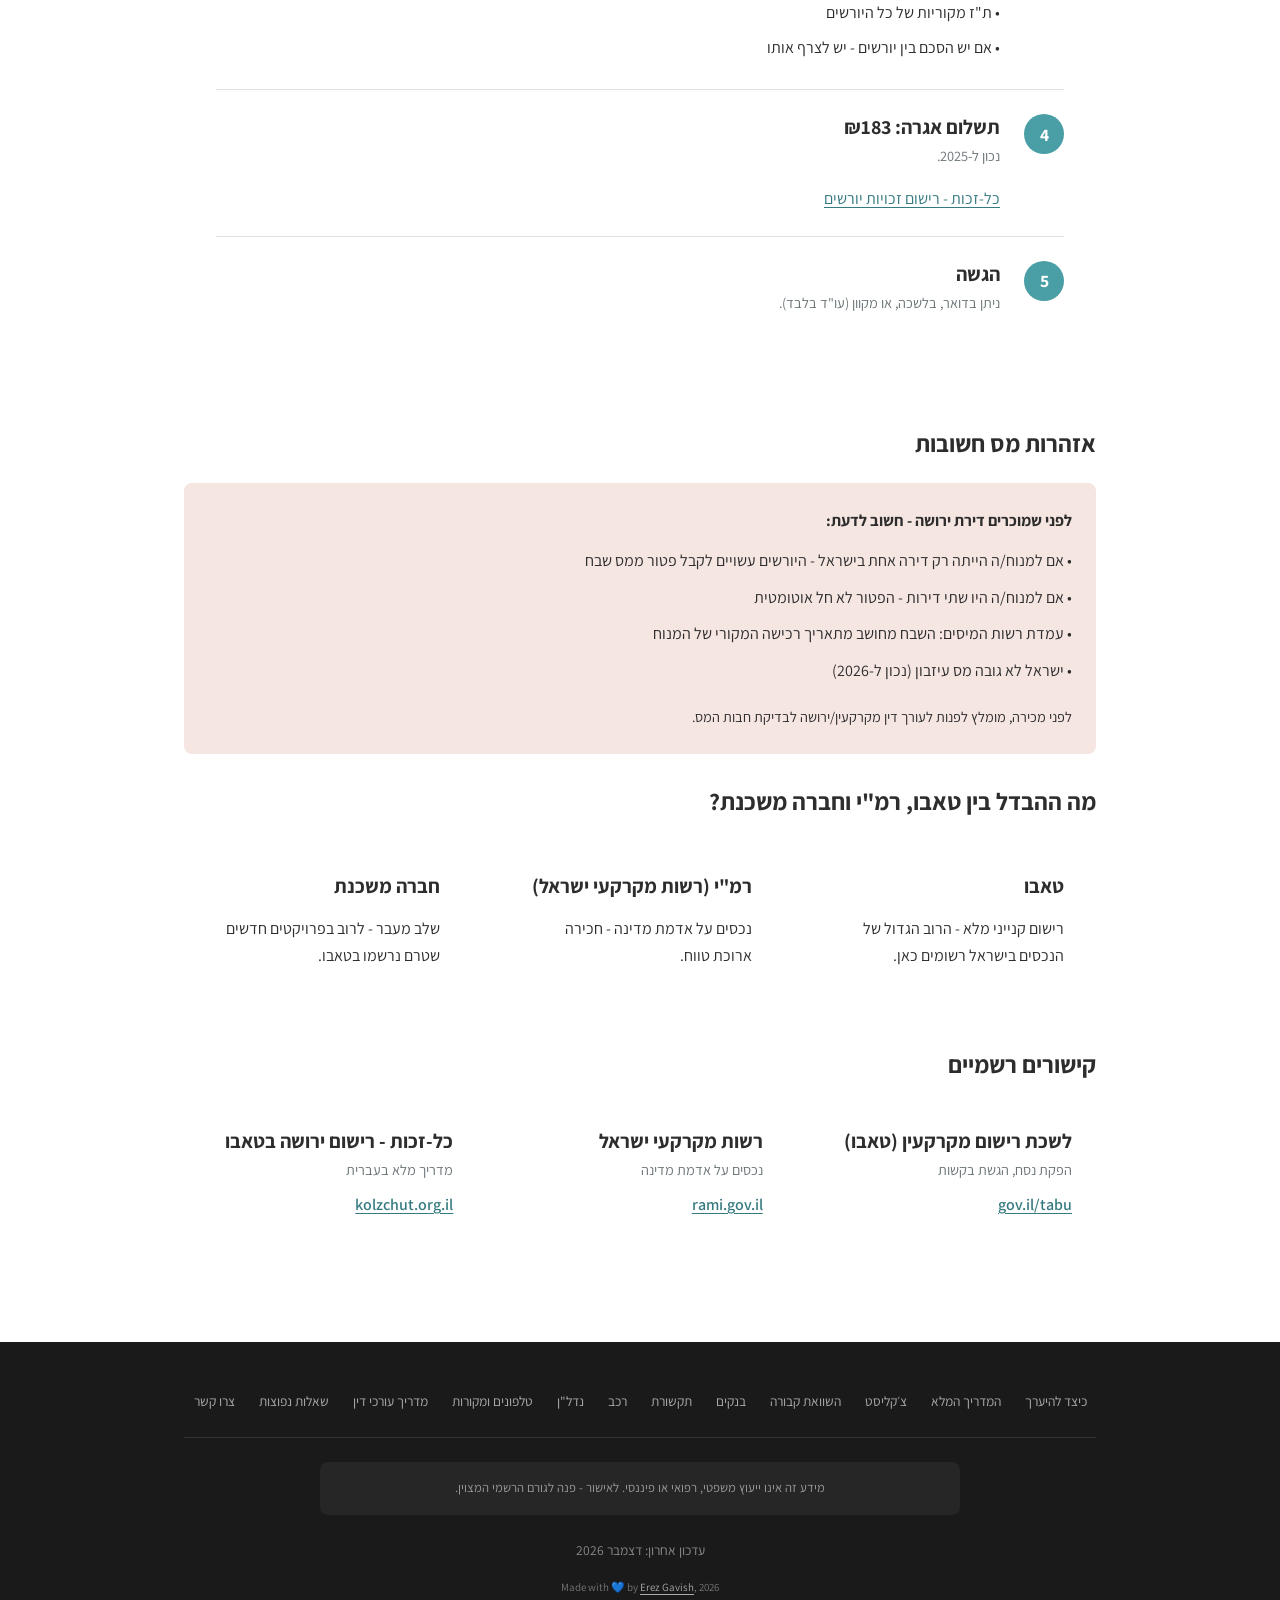
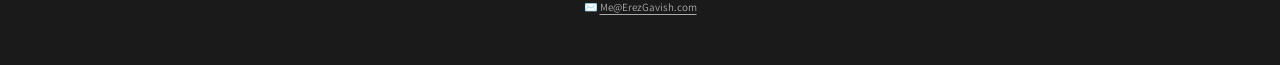
<file: realestate.html>
<!DOCTYPE html>
<html lang="he" dir="rtl">
<head>
  <meta charset="UTF-8">
  <meta name="viewport" content="width=device-width, initial-scale=1.0">
  <title>העברת נכס נדל"ן בירושה בישראל | מסלול</title>
  <meta name="description" content="מדריך מלא להעברת דירה ונדל&quot;ן לאחר פטירה – צו ירושה, רישום בטאבו ומס שבח">
  <meta name="keywords" content="נדל&quot;ן ירושה, העברת דירה, טאבו ירושה, מס שבח ירושה, צו ירושה נדל&quot;ן">
  <link rel="canonical" href="https://erzog1.github.io/maslul/realestate.html">
  <meta property="og:title" content="העברת נכס נדל&quot;ן בירושה בישראל | מסלול">
  <meta property="og:description" content="מדריך מלא להעברת דירה ונדל&quot;ן לאחר פטירה – צו ירושה, רישום בטאבו ומס שבח">
  <meta property="og:url" content="https://erzog1.github.io/maslul/realestate.html">
  <meta property="og:type" content="website">
  <meta property="og:locale" content="he_IL">
  <meta name="robots" content="index, follow">
  <link rel="preconnect" href="https://fonts.googleapis.com">
  <link rel="preconnect" href="https://fonts.gstatic.com" crossorigin>
  <link href="https://fonts.googleapis.com/css2?family=Assistant:wght@300;400;700&display=swap" rel="stylesheet">
  <link rel="stylesheet" href="css/style.css">
<!-- Google tag (gtag.js) -->
  <script async src="https://www.googletagmanager.com/gtag/js?id=G-9X5LZYEQ0G"></script>
  <script>
    window.dataLayer = window.dataLayer || [];
    function gtag(){dataLayer.push(arguments);}
    gtag('js', new Date());
    gtag('config', 'G-9X5LZYEQ0G');
  </script>
</head>
<body>

  <!-- Header -->
  <header class="site-header">
    <div class="container">
      <a href="index.html" class="site-logo"><img src="images/logo.png" alt="">מסלול</a>
      <button class="nav-toggle" aria-label="פתח תפריט ניווט" aria-expanded="false">
        <svg viewBox="0 0 24 24" fill="none" stroke="currentColor" stroke-width="2" stroke-linecap="round">
          <line x1="3" y1="6" x2="21" y2="6"/>
          <line x1="3" y1="12" x2="21" y2="12"/>
          <line x1="3" y1="18" x2="21" y2="18"/>
        </svg>
      </button>
      <nav class="main-nav" aria-label="ניווט ראשי">
        <ul>
          <li><a href="index.html">בית</a></li>
          <li><a href="preparation.html">כיצד להיערך</a></li>
          <li class="nav-group">
            <button class="nav-group-label" aria-expanded="false">בעת הפטירה <span class="arrow" aria-hidden="true">▾</span></button>
            <ul class="nav-dropdown">
              <li><a href="maslul-ptira.html">המדריך המלא</a></li>
              <li><a href="checklist.html">צ׳קליסט</a></li>
              <li><a href="hashvaah.html">השוואת קבורה</a></li>
              <li><a href="banks.html">בנקים</a></li>
              <li><a href="telecom.html">תקשורת</a></li>
              <li><a href="vehicle.html">רכב</a></li>
              <li><a href="realestate.html" aria-current="page">נדל"ן</a></li>
              <li><a href="faq.html">שאלות נפוצות</a></li>
            </ul>
          </li>
          <li class="nav-group">
            <button class="nav-group-label" aria-expanded="false">מידע ומקורות <span class="arrow" aria-hidden="true">▾</span></button>
            <ul class="nav-dropdown">
              <li><a href="mekorot.html">טלפונים ומקורות</a></li>
              <li><a href="lawyer-guide.html">מדריך עורכי דין</a></li>
            </ul>
          </li>
        <li><a href="contact.html">צרו קשר</a></li>
        </ul>
      </nav>
    </div>
  </header>

  <!-- Disclaimer Banner -->
  <div class="disclaimer-banner">
    מידע זה אינו מהווה ייעוץ משפטי, רפואי או פיננסי
  </div>

  <main>
    <div class="container">

      <!-- Breadcrumb -->
      <nav class="breadcrumb" aria-label="מיקום באתר">
        <a href="index.html">בית</a>
        <span>‹</span>
        נכסים
        <span>‹</span>
        נדל"ן
      </nav>

      <h1>נדל"ן בירושה - רישום דירה בטאבו</h1>

      <!-- Top callout -->
      <div class="callout callout--warning">
        <strong>חשוב לדעת</strong>
        <p>העברת דירה בירושה לטאבו - אינה נחשבת אירוע מס. אין מס רכישה ואין מס שבח על עצם ההעברה.</p>
        <p>אבל: בעת מכירה עתידית - עלול לחול מס שבח.</p>
        <p class="text-muted" style="font-size:0.85rem; margin-bottom:0;">מקור: <a href="https://www.kolzchut.org.il" target="_blank" rel="noopener">kolzchut.org.il</a>, עדכון מרץ 2025</p>
      </div>

      <!-- Section A: Check first -->
      <h2 class="mt-xl">לפני הכל - בדוק מה קיים</h2>
      <div class="timeline-section">
        <ol class="numbered-steps">
          <li class="numbered-step">
            <span class="step-number" aria-hidden="true">1</span>
            <div class="step-content">
              <h3>הפק נסח טאבו של הנכס</h3>
              <p class="step-note">בדוק שהמנוח/ה אכן רשום/ה כבעלים. ניתן להפיק אונליין בתשלום כ-₪20.</p>
              <a href="https://www.gov.il/he/departments/tabu" target="_blank" rel="noopener">gov.il - לשכת רישום מקרקעין</a>
            </div>
          </li>
          <li class="numbered-step">
            <span class="step-number" aria-hidden="true">2</span>
            <div class="step-content">
              <h3>בדוק: היכן הנכס רשום?</h3>
              <p class="step-note">הגורם שאליו פונים תלוי בסוג הרישום:</p>
              <ul style="list-style:none; padding:0; margin-top:0.5rem;">
                <li style="padding:0.25rem 0;"><strong>טאבו:</strong> רישום קנייני רגיל - הגש לטאבו</li>
                <li style="padding:0.25rem 0;"><strong>רמ"י:</strong> אדמת מדינה - פנה ל-<a href="https://www.rami.gov.il" target="_blank" rel="noopener">rami.gov.il</a></li>
                <li style="padding:0.25rem 0;"><strong>חברה משכנת:</strong> פנה לחברה המשכנת הרלוונטית</li>
              </ul>
            </div>
          </li>
        </ol>
      </div>

      <!-- Section B: Tabu process -->
      <h2 class="mt-xl">תהליך הרישום בטאבו</h2>
      <div class="timeline-section">
        <ol class="numbered-steps">
          <li class="numbered-step">
            <span class="step-number" aria-hidden="true">1</span>
            <div class="step-content">
              <h3>קבל צו ירושה / צו קיום צוואה</h3>
              <p class="step-note">אגרה: ₪495 (אונליין) / ₪597 (ידני). לוח זמנים: 45-60 יום.</p>
              <a href="https://www.gov.il/he/service/request-for-inheritance-order" target="_blank" rel="noopener">gov.il - בקשה לצו ירושה</a>
            </div>
          </li>
          <li class="numbered-step">
            <span class="step-number" aria-hidden="true">2</span>
            <div class="step-content">
              <h3>שירות חדש: הגשה משולבת</h3>
              <div class="callout callout--info" style="margin-top:0.5rem;">
                <p style="margin-bottom:0;">משרד המשפטים מאפשר להגיש בקשת רישום בטאבו ביחד עם בקשת צו הירושה - חוסך ביקור נפרד.</p>
              </div>
            </div>
          </li>
          <li class="numbered-step">
            <span class="step-number" aria-hidden="true">3</span>
            <div class="step-content">
              <h3>מסמכים לרישום בטאבו</h3>
              <ul style="list-style:none; padding:0; margin:0;">
                <li style="padding:0.25rem 0;">• נסח טאבו מקורי</li>
                <li style="padding:0.25rem 0;">• צו ירושה / צו קיום צוואה</li>
                <li style="padding:0.25rem 0;">• טופס בקשה לרישום מקרקעין (חתום ע"י אחד היורשים + אישור עו"ד)</li>
                <li style="padding:0.25rem 0;">• ת"ז מקוריות של כל היורשים</li>
                <li style="padding:0.25rem 0;">• אם יש הסכם בין יורשים - יש לצרף אותו</li>
              </ul>
            </div>
          </li>
          <li class="numbered-step">
            <span class="step-number" aria-hidden="true">4</span>
            <div class="step-content">
              <h3>תשלום אגרה: ₪183</h3>
              <p class="step-note">נכון ל-2025.</p>
              <a href="https://www.kolzchut.org.il/he/%D7%A8%D7%99%D7%A9%D7%95%D7%9D_%D7%96%D7%9B%D7%95%D7%99%D7%95%D7%AA_%D7%99%D7%95%D7%A8%D7%A9%D7%99%D7%9D_%D7%91%D7%9E%D7%A7%D7%A8%D7%A7%D7%A2%D7%99%D7%9F" target="_blank" rel="noopener">כל-זכות - רישום זכויות יורשים</a>
            </div>
          </li>
          <li class="numbered-step">
            <span class="step-number" aria-hidden="true">5</span>
            <div class="step-content">
              <h3>הגשה</h3>
              <p class="step-note">ניתן בדואר, בלשכה, או מקוון (עו"ד בלבד).</p>
            </div>
          </li>
        </ol>
      </div>

      <!-- Section C: Tax warnings -->
      <h2 class="mt-xl">אזהרות מס חשובות</h2>
      <div class="callout callout--alert">
        <strong>לפני שמוכרים דירת ירושה - חשוב לדעת:</strong>
        <ul style="list-style:none; padding:0; margin:0.5rem 0 0 0;">
          <li style="padding:0.3rem 0;">• אם למנוח/ה הייתה רק דירה אחת בישראל - היורשים עשויים לקבל פטור ממס שבח</li>
          <li style="padding:0.3rem 0;">• אם למנוח/ה היו שתי דירות - הפטור לא חל אוטומטית</li>
          <li style="padding:0.3rem 0;">• עמדת רשות המיסים: השבח מחושב מתאריך רכישה המקורי של המנוח</li>
          <li style="padding:0.3rem 0;">• ישראל לא גובה מס עיזבון (נכון ל-2026)</li>
        </ul>
        <p class="mt-md" style="margin-bottom:0; font-size:0.9rem;">לפני מכירה, מומלץ לפנות לעורך דין מקרקעין/ירושה לבדיקת חבות המס.</p>
      </div>

      <!-- Section D: Tabu vs RMI vs Meshakenet -->
      <h2 class="mt-xl">מה ההבדל בין טאבו, רמ"י וחברה משכנת?</h2>
      <div class="info-cards-grid">
        <div class="info-card info-card--default">
          <h3>טאבו</h3>
          <p>רישום קנייני מלא - הרוב הגדול של הנכסים בישראל רשומים כאן.</p>
        </div>
        <div class="info-card info-card--default">
          <h3>רמ"י (רשות מקרקעי ישראל)</h3>
          <p>נכסים על אדמת מדינה - חכירה ארוכת טווח.</p>
        </div>
        <div class="info-card info-card--default">
          <h3>חברה משכנת</h3>
          <p>שלב מעבר - לרוב בפרויקטים חדשים שטרם נרשמו בטאבו.</p>
        </div>
      </div>

      <!-- Section E: Official Links -->
      <h2 class="mt-xl">קישורים רשמיים</h2>
      <div class="source-cards">
        <div class="source-card">
          <h3>לשכת רישום מקרקעין (טאבו)</h3>
          <p>הפקת נסח, הגשת בקשות</p>
          <a href="https://www.gov.il/he/departments/tabu" target="_blank" rel="noopener">gov.il/tabu</a>
        </div>
        <div class="source-card">
          <h3>רשות מקרקעי ישראל</h3>
          <p>נכסים על אדמת מדינה</p>
          <a href="https://www.rami.gov.il" target="_blank" rel="noopener">rami.gov.il</a>
        </div>
        <div class="source-card">
          <h3>כל-זכות - רישום ירושה בטאבו</h3>
          <p>מדריך מלא בעברית</p>
          <a href="https://www.kolzchut.org.il/he/%D7%A8%D7%99%D7%A9%D7%95%D7%9D_%D7%96%D7%9B%D7%95%D7%99%D7%95%D7%AA_%D7%99%D7%95%D7%A8%D7%A9%D7%99%D7%9D_%D7%91%D7%9E%D7%A7%D7%A8%D7%A7%D7%A2%D7%99%D7%9F" target="_blank" rel="noopener">kolzchut.org.il</a>
        </div>
      </div>

    </div>
  </main>

  <!-- Footer -->
  <footer class="site-footer">
    <div class="container">
      <div class="footer-links">
        <a href="preparation.html">כיצד להיערך</a>
        <a href="maslul-ptira.html">המדריך המלא</a>
        <a href="checklist.html">צ׳קליסט</a>
        <a href="hashvaah.html">השוואת קבורה</a>
        <a href="banks.html">בנקים</a>
        <a href="telecom.html">תקשורת</a>
        <a href="vehicle.html">רכב</a>
        <a href="realestate.html">נדל"ן</a>
        <a href="mekorot.html">טלפונים ומקורות</a>
        <a href="lawyer-guide.html">מדריך עורכי דין</a>
        <a href="faq.html">שאלות נפוצות</a>
        <a href="contact.html">צרו קשר</a>
      </div>
      <p class="disclaimer">מידע זה אינו ייעוץ משפטי, רפואי או פיננסי. לאישור - פנה לגורם הרשמי המצוין.</p>
      <p class="footer-meta">עדכון אחרון: <span class="dynamic-date">מרץ 2026</span></p>
      <p class="footer-credit">Made with &#x1F499; by <a href="https://www.erezgavish.com" target="_blank" rel="noopener">Erez Gavish</a>, 2026<br>&#x2709;&#xFE0F; <a href="contact.html">Me@ErezGavish.com</a></p>
    </div>
  </footer>

  <script src="js/main.js"></script>
</body>
</html>
</file>
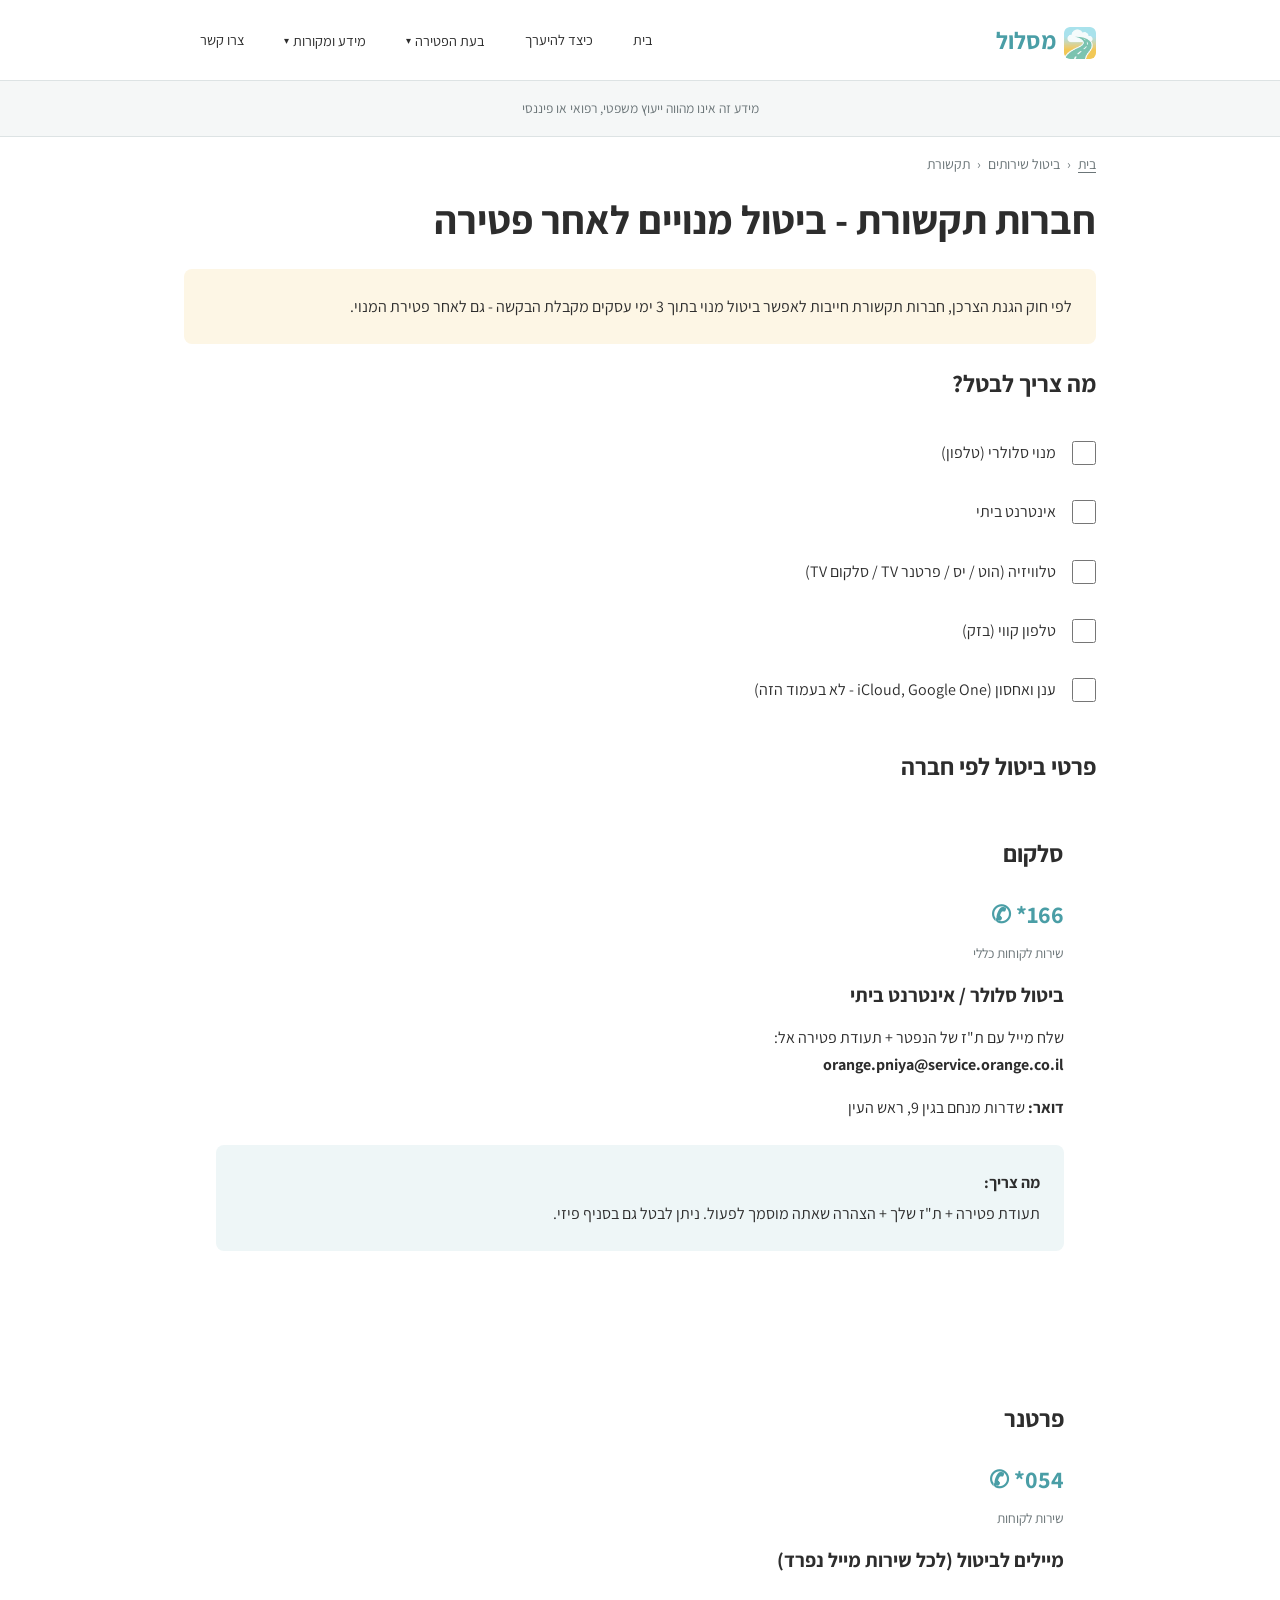
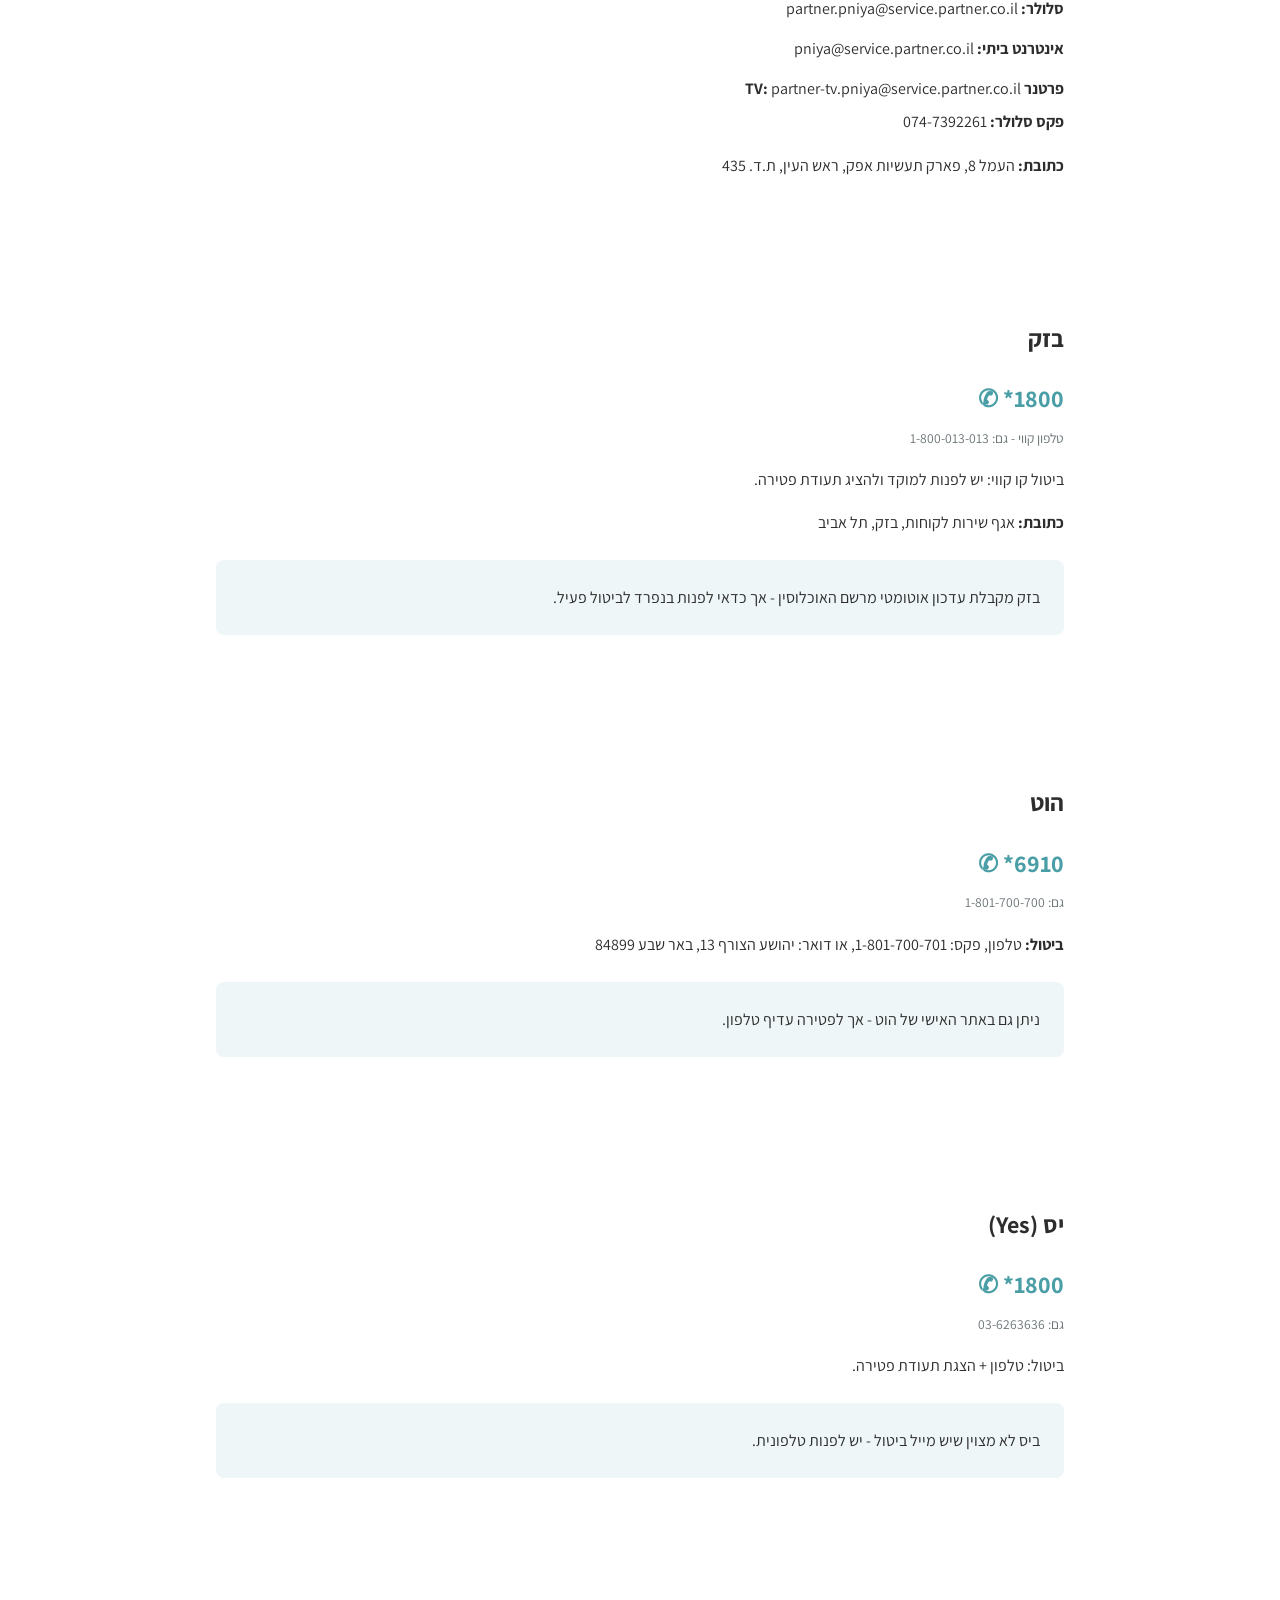
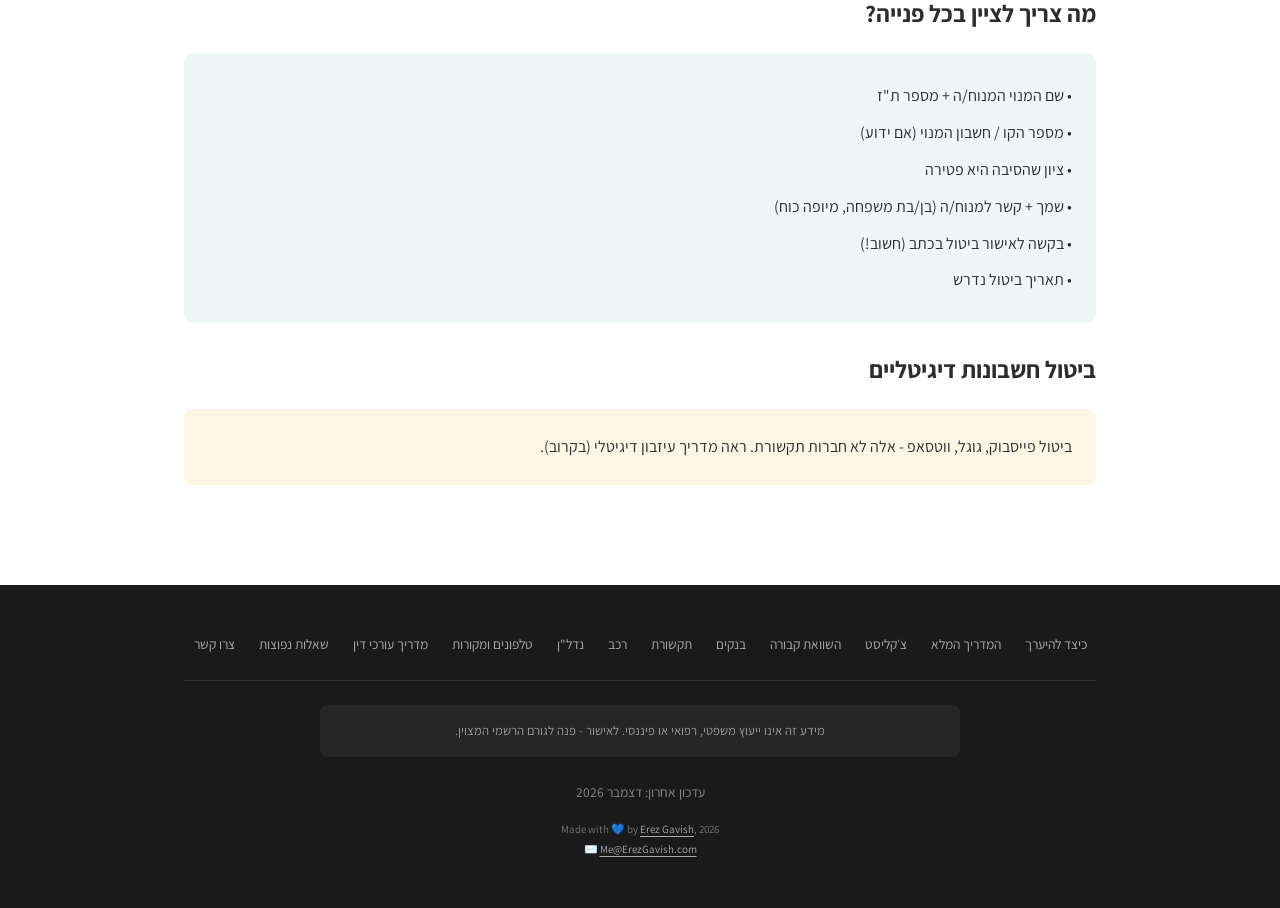
<file: telecom.html>
<!DOCTYPE html>
<html lang="he" dir="rtl">
<head>
  <meta charset="UTF-8">
  <meta name="viewport" content="width=device-width, initial-scale=1.0">
  <title>ביטול שירותי תקשורת לאחר פטירה | מסלול</title>
  <meta name="description" content="איך מבטלים טלפון, אינטרנט, טלוויזיה ושירותים דיגיטליים של נפטר – מדריך לכל הספקים הישראלים">
  <meta name="keywords" content="ביטול טלפון נפטר, ביטול אינטרנט, ביטול שירותים דיגיטליים, פטירה תקשורת">
  <link rel="canonical" href="https://erzog1.github.io/maslul/telecom.html">
  <meta property="og:title" content="ביטול שירותי תקשורת לאחר פטירה | מסלול">
  <meta property="og:description" content="איך מבטלים טלפון, אינטרנט, טלוויזיה ושירותים דיגיטליים של נפטר – מדריך לכל הספקים הישראלים">
  <meta property="og:url" content="https://erzog1.github.io/maslul/telecom.html">
  <meta property="og:type" content="website">
  <meta property="og:locale" content="he_IL">
  <meta name="robots" content="index, follow">
  <link rel="preconnect" href="https://fonts.googleapis.com">
  <link rel="preconnect" href="https://fonts.gstatic.com" crossorigin>
  <link href="https://fonts.googleapis.com/css2?family=Assistant:wght@300;400;700&display=swap" rel="stylesheet">
  <link rel="stylesheet" href="css/style.css">
<!-- Google tag (gtag.js) -->
  <script async src="https://www.googletagmanager.com/gtag/js?id=G-9X5LZYEQ0G"></script>
  <script>
    window.dataLayer = window.dataLayer || [];
    function gtag(){dataLayer.push(arguments);}
    gtag('js', new Date());
    gtag('config', 'G-9X5LZYEQ0G');
  </script>
</head>
<body>

  <!-- Header -->
  <header class="site-header">
    <div class="container">
      <a href="index.html" class="site-logo"><img src="images/logo.png" alt="">מסלול</a>
      <button class="nav-toggle" aria-label="פתח תפריט ניווט" aria-expanded="false">
        <svg viewBox="0 0 24 24" fill="none" stroke="currentColor" stroke-width="2" stroke-linecap="round">
          <line x1="3" y1="6" x2="21" y2="6"/>
          <line x1="3" y1="12" x2="21" y2="12"/>
          <line x1="3" y1="18" x2="21" y2="18"/>
        </svg>
      </button>
      <nav class="main-nav" aria-label="ניווט ראשי">
        <ul>
          <li><a href="index.html">בית</a></li>
          <li><a href="preparation.html">כיצד להיערך</a></li>
          <li class="nav-group">
            <button class="nav-group-label" aria-expanded="false">בעת הפטירה <span class="arrow" aria-hidden="true">▾</span></button>
            <ul class="nav-dropdown">
              <li><a href="maslul-ptira.html">המדריך המלא</a></li>
              <li><a href="checklist.html">צ׳קליסט</a></li>
              <li><a href="hashvaah.html">השוואת קבורה</a></li>
              <li><a href="banks.html">בנקים</a></li>
              <li><a href="telecom.html" aria-current="page">תקשורת</a></li>
              <li><a href="vehicle.html">רכב</a></li>
              <li><a href="realestate.html">נדל"ן</a></li>
              <li><a href="faq.html">שאלות נפוצות</a></li>
            </ul>
          </li>
          <li class="nav-group">
            <button class="nav-group-label" aria-expanded="false">מידע ומקורות <span class="arrow" aria-hidden="true">▾</span></button>
            <ul class="nav-dropdown">
              <li><a href="mekorot.html">טלפונים ומקורות</a></li>
              <li><a href="lawyer-guide.html">מדריך עורכי דין</a></li>
            </ul>
          </li>
        <li><a href="contact.html">צרו קשר</a></li>
        </ul>
      </nav>
    </div>
  </header>

  <!-- Disclaimer Banner -->
  <div class="disclaimer-banner">
    מידע זה אינו מהווה ייעוץ משפטי, רפואי או פיננסי
  </div>

  <main>
    <div class="container">

      <!-- Breadcrumb -->
      <nav class="breadcrumb" aria-label="מיקום באתר">
        <a href="index.html">בית</a>
        <span>‹</span>
        ביטול שירותים
        <span>‹</span>
        תקשורת
      </nav>

      <h1>חברות תקשורת - ביטול מנויים לאחר פטירה</h1>

      <!-- Opening callout -->
      <div class="callout callout--warning">
        <p>לפי חוק הגנת הצרכן, חברות תקשורת חייבות לאפשר ביטול מנוי בתוך 3 ימי עסקים מקבלת הבקשה - גם לאחר פטירת המנוי.</p>
      </div>

      <!-- Section A: What to cancel -->
      <h2>מה צריך לבטל?</h2>
      <ul class="checklist">
        <li class="checklist-item">
          <input type="checkbox" id="tc-1" aria-label="סלולרי">
          <label for="tc-1">מנוי סלולרי (טלפון)</label>
        </li>
        <li class="checklist-item">
          <input type="checkbox" id="tc-2" aria-label="אינטרנט">
          <label for="tc-2">אינטרנט ביתי</label>
        </li>
        <li class="checklist-item">
          <input type="checkbox" id="tc-3" aria-label="טלוויזיה">
          <label for="tc-3">טלוויזיה (הוט / יס / פרטנר TV / סלקום TV)</label>
        </li>
        <li class="checklist-item">
          <input type="checkbox" id="tc-4" aria-label="קווי">
          <label for="tc-4">טלפון קווי (בזק)</label>
        </li>
        <li class="checklist-item">
          <input type="checkbox" id="tc-5" aria-label="ענן">
          <label for="tc-5">ענן ואחסון (iCloud, Google One - לא בעמוד הזה)</label>
        </li>
      </ul>

      <!-- Section B: Companies -->
      <h2 class="mt-xl">פרטי ביטול לפי חברה</h2>

      <!-- Cellcom -->
      <div class="timeline-section mt-lg">
        <h2 style="margin-bottom: var(--space-md);">סלקום</h2>
        <div class="phone-display">✆ *166</div>
        <p class="text-muted" style="font-size:0.85rem;">שירות לקוחות כללי</p>

        <h3 class="mt-md">ביטול סלולר / אינטרנט ביתי</h3>
        <p>שלח מייל עם ת"ז של הנפטר + תעודת פטירה אל:<br>
        <strong style="direction:ltr; unicode-bidi:embed;">orange.pniya@service.orange.co.il</strong></p>

        <p><strong>דואר:</strong> שדרות מנחם בגין 9, ראש העין</p>

        <div class="callout callout--info">
          <strong>מה צריך:</strong>
          <p style="margin-bottom:0;">תעודת פטירה + ת"ז שלך + הצהרה שאתה מוסמך לפעול. ניתן לבטל גם בסניף פיזי.</p>
        </div>
      </div>

      <!-- Partner -->
      <div class="timeline-section mt-lg">
        <h2 style="margin-bottom: var(--space-md);">פרטנר</h2>
        <div class="phone-display">✆ *054</div>
        <p class="text-muted" style="font-size:0.85rem;">שירות לקוחות</p>

        <h3 class="mt-md">מיילים לביטול (לכל שירות מייל נפרד)</h3>
        <ul style="list-style:none; padding:0;">
          <li style="padding:0.4rem 0;"><strong>סלולר:</strong> <span style="direction:ltr; unicode-bidi:embed;">partner.pniya@service.partner.co.il</span></li>
          <li style="padding:0.4rem 0;"><strong>אינטרנט ביתי:</strong> <span style="direction:ltr; unicode-bidi:embed;">pniya@service.partner.co.il</span></li>
          <li style="padding:0.4rem 0;"><strong>פרטנר TV:</strong> <span style="direction:ltr; unicode-bidi:embed;">partner-tv.pniya@service.partner.co.il</span></li>
        </ul>

        <p><strong>פקס סלולר:</strong> <span style="direction:ltr; unicode-bidi:embed;">074-7392261</span></p>
        <p><strong>כתובת:</strong> העמל 8, פארק תעשיות אפק, ראש העין, ת.ד. 435</p>
      </div>

      <!-- Bezeq -->
      <div class="timeline-section mt-lg">
        <h2 style="margin-bottom: var(--space-md);">בזק</h2>
        <div class="phone-display">✆ *1800</div>
        <p class="text-muted" style="font-size:0.85rem;">טלפון קווי - גם: <span style="direction:ltr; unicode-bidi:embed;">1-800-013-013</span></p>

        <p>ביטול קו קווי: יש לפנות למוקד ולהציג תעודת פטירה.</p>
        <p><strong>כתובת:</strong> אגף שירות לקוחות, בזק, תל אביב</p>

        <div class="callout callout--info">
          <p style="margin-bottom:0;">בזק מקבלת עדכון אוטומטי מרשם האוכלוסין - אך כדאי לפנות בנפרד לביטול פעיל.</p>
        </div>
      </div>

      <!-- HOT -->
      <div class="timeline-section mt-lg">
        <h2 style="margin-bottom: var(--space-md);">הוט</h2>
        <div class="phone-display">✆ *6910</div>
        <p class="text-muted" style="font-size:0.85rem;">גם: <span style="direction:ltr; unicode-bidi:embed;">1-801-700-700</span></p>

        <p><strong>ביטול:</strong> טלפון, פקס: <span style="direction:ltr; unicode-bidi:embed;">1-801-700-701</span>, או דואר: יהושע הצורף 13, באר שבע 84899</p>

        <div class="callout callout--info">
          <p style="margin-bottom:0;">ניתן גם באתר האישי של הוט - אך לפטירה עדיף טלפון.</p>
        </div>
      </div>

      <!-- Yes -->
      <div class="timeline-section mt-lg">
        <h2 style="margin-bottom: var(--space-md);">יס (Yes)</h2>
        <div class="phone-display">✆ *1800</div>
        <p class="text-muted" style="font-size:0.85rem;">גם: <span style="direction:ltr; unicode-bidi:embed;">03-6263636</span></p>

        <p>ביטול: טלפון + הצגת תעודת פטירה.</p>

        <div class="callout callout--info">
          <p style="margin-bottom:0;">ביס לא מצוין שיש מייל ביטול - יש לפנות טלפונית.</p>
        </div>
      </div>

      <!-- Section C: What to include -->
      <h2 class="mt-xl">מה צריך לציין בכל פנייה?</h2>
      <div class="callout callout--info">
        <ul style="list-style:none; padding:0; margin:0;">
          <li style="padding:0.3rem 0;">• שם המנוי המנוח/ה + מספר ת"ז</li>
          <li style="padding:0.3rem 0;">• מספר הקו / חשבון המנוי (אם ידוע)</li>
          <li style="padding:0.3rem 0;">• ציון שהסיבה היא פטירה</li>
          <li style="padding:0.3rem 0;">• שמך + קשר למנוח/ה (בן/בת משפחה, מיופה כוח)</li>
          <li style="padding:0.3rem 0;">• בקשה לאישור ביטול בכתב (חשוב!)</li>
          <li style="padding:0.3rem 0;">• תאריך ביטול נדרש</li>
        </ul>
      </div>

      <!-- Section D: Digital accounts -->
      <h2 class="mt-xl">ביטול חשבונות דיגיטליים</h2>
      <div class="callout callout--warning">
        <p style="margin-bottom:0;">ביטול פייסבוק, גוגל, ווטסאפ - אלה לא חברות תקשורת. ראה מדריך עיזבון דיגיטלי (בקרוב).</p>
      </div>

    </div>
  </main>

  <!-- Footer -->
  <footer class="site-footer">
    <div class="container">
      <div class="footer-links">
        <a href="preparation.html">כיצד להיערך</a>
        <a href="maslul-ptira.html">המדריך המלא</a>
        <a href="checklist.html">צ׳קליסט</a>
        <a href="hashvaah.html">השוואת קבורה</a>
        <a href="banks.html">בנקים</a>
        <a href="telecom.html">תקשורת</a>
        <a href="vehicle.html">רכב</a>
        <a href="realestate.html">נדל"ן</a>
        <a href="mekorot.html">טלפונים ומקורות</a>
        <a href="lawyer-guide.html">מדריך עורכי דין</a>
        <a href="faq.html">שאלות נפוצות</a>
        <a href="contact.html">צרו קשר</a>
      </div>
      <p class="disclaimer">מידע זה אינו ייעוץ משפטי, רפואי או פיננסי. לאישור - פנה לגורם הרשמי המצוין.</p>
      <p class="footer-meta">עדכון אחרון: <span class="dynamic-date">מרץ 2026</span></p>
      <p class="footer-credit">Made with &#x1F499; by <a href="https://www.erezgavish.com" target="_blank" rel="noopener">Erez Gavish</a>, 2026<br>&#x2709;&#xFE0F; <a href="contact.html">Me@ErezGavish.com</a></p>
    </div>
  </footer>

  <script src="js/main.js"></script>
</body>
</html>
</file>
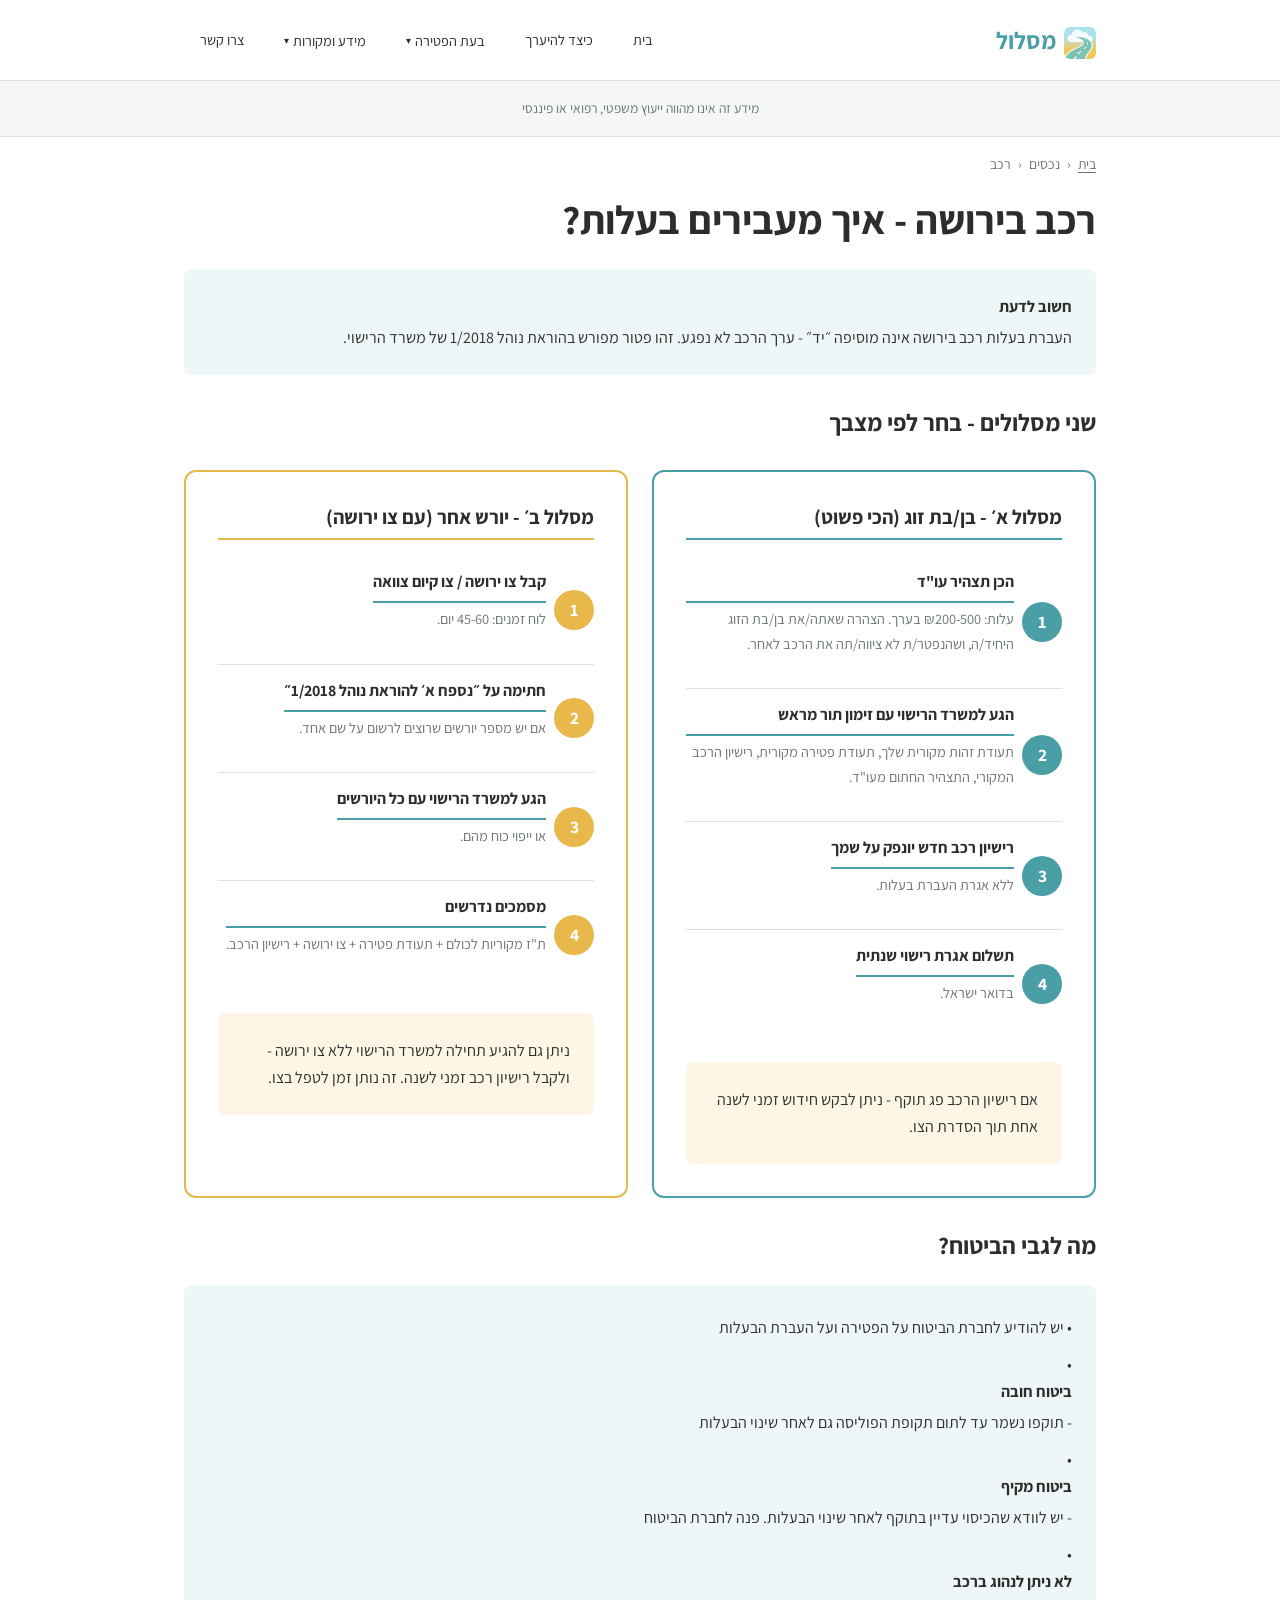
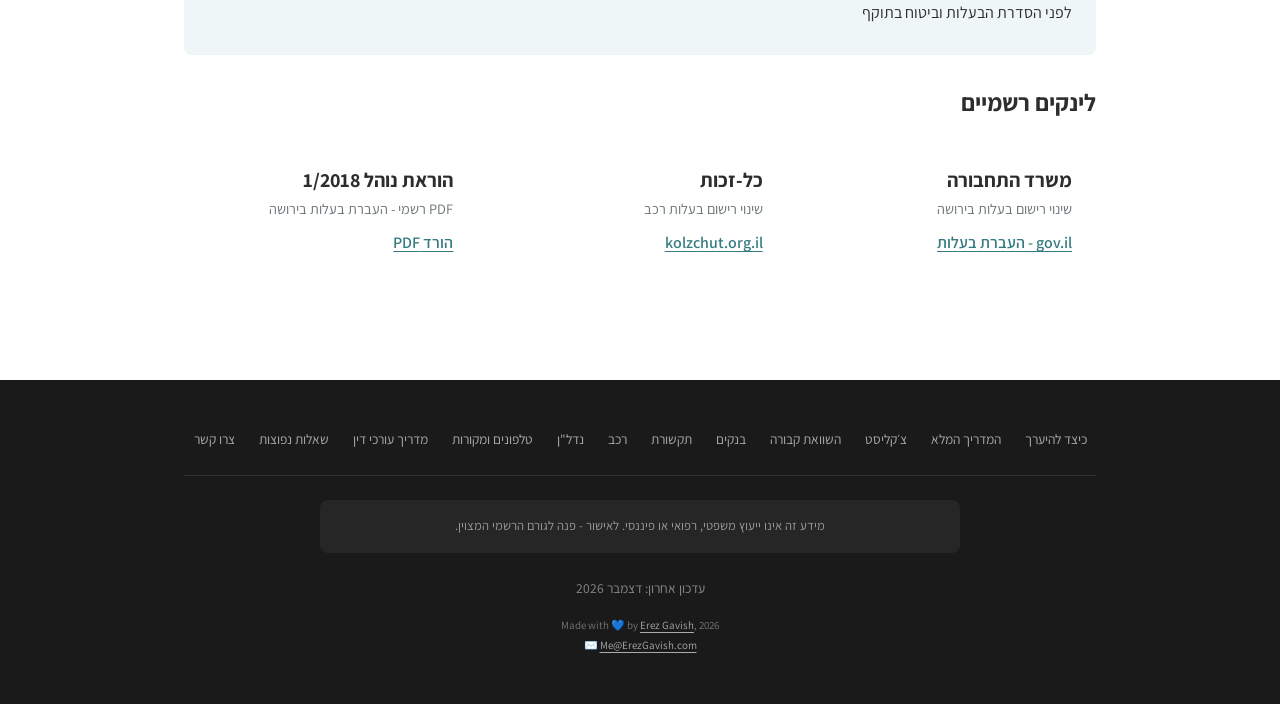
<file: vehicle.html>
<!DOCTYPE html>
<html lang="he" dir="rtl">
<head>
  <meta charset="UTF-8">
  <meta name="viewport" content="width=device-width, initial-scale=1.0">
  <title>העברת רכב בירושה ואחרי פטירה | מסלול</title>
  <meta name="description" content="כל מה שצריך לדעת על רכב שעבר ירושה – העברת בעלות, ביטוח, טסט ורישוי לאחר פטירה">
  <meta name="keywords" content="רכב ירושה, העברת בעלות רכב, רכב נפטר, ביטוח רכב ירושה, רישוי">
  <link rel="canonical" href="https://erzog1.github.io/maslul/vehicle.html">
  <meta property="og:title" content="העברת רכב בירושה ואחרי פטירה | מסלול">
  <meta property="og:description" content="כל מה שצריך לדעת על רכב שעבר ירושה – העברת בעלות, ביטוח, טסט ורישוי לאחר פטירה">
  <meta property="og:url" content="https://erzog1.github.io/maslul/vehicle.html">
  <meta property="og:type" content="website">
  <meta property="og:locale" content="he_IL">
  <meta name="robots" content="index, follow">
  <link rel="preconnect" href="https://fonts.googleapis.com">
  <link rel="preconnect" href="https://fonts.gstatic.com" crossorigin>
  <link href="https://fonts.googleapis.com/css2?family=Assistant:wght@300;400;700&display=swap" rel="stylesheet">
  <link rel="stylesheet" href="css/style.css">
<!-- Google tag (gtag.js) -->
  <script async src="https://www.googletagmanager.com/gtag/js?id=G-9X5LZYEQ0G"></script>
  <script>
    window.dataLayer = window.dataLayer || [];
    function gtag(){dataLayer.push(arguments);}
    gtag('js', new Date());
    gtag('config', 'G-9X5LZYEQ0G');
  </script>
</head>
<body>

  <!-- Header -->
  <header class="site-header">
    <div class="container">
      <a href="index.html" class="site-logo"><img src="images/logo.png" alt="">מסלול</a>
      <button class="nav-toggle" aria-label="פתח תפריט ניווט" aria-expanded="false">
        <svg viewBox="0 0 24 24" fill="none" stroke="currentColor" stroke-width="2" stroke-linecap="round">
          <line x1="3" y1="6" x2="21" y2="6"/>
          <line x1="3" y1="12" x2="21" y2="12"/>
          <line x1="3" y1="18" x2="21" y2="18"/>
        </svg>
      </button>
      <nav class="main-nav" aria-label="ניווט ראשי">
        <ul>
          <li><a href="index.html">בית</a></li>
          <li><a href="preparation.html">כיצד להיערך</a></li>
          <li class="nav-group">
            <button class="nav-group-label" aria-expanded="false">בעת הפטירה <span class="arrow" aria-hidden="true">▾</span></button>
            <ul class="nav-dropdown">
              <li><a href="maslul-ptira.html">המדריך המלא</a></li>
              <li><a href="checklist.html">צ׳קליסט</a></li>
              <li><a href="hashvaah.html">השוואת קבורה</a></li>
              <li><a href="banks.html">בנקים</a></li>
              <li><a href="telecom.html">תקשורת</a></li>
              <li><a href="vehicle.html" aria-current="page">רכב</a></li>
              <li><a href="realestate.html">נדל"ן</a></li>
              <li><a href="faq.html">שאלות נפוצות</a></li>
            </ul>
          </li>
          <li class="nav-group">
            <button class="nav-group-label" aria-expanded="false">מידע ומקורות <span class="arrow" aria-hidden="true">▾</span></button>
            <ul class="nav-dropdown">
              <li><a href="mekorot.html">טלפונים ומקורות</a></li>
              <li><a href="lawyer-guide.html">מדריך עורכי דין</a></li>
            </ul>
          </li>
        <li><a href="contact.html">צרו קשר</a></li>
        </ul>
      </nav>
    </div>
  </header>

  <!-- Disclaimer Banner -->
  <div class="disclaimer-banner">
    מידע זה אינו מהווה ייעוץ משפטי, רפואי או פיננסי
  </div>

  <main>
    <div class="container">

      <!-- Breadcrumb -->
      <nav class="breadcrumb" aria-label="מיקום באתר">
        <a href="index.html">בית</a>
        <span>‹</span>
        נכסים
        <span>‹</span>
        רכב
      </nav>

      <h1>רכב בירושה - איך מעבירים בעלות?</h1>

      <!-- Important callout -->
      <div class="callout callout--info">
        <strong>חשוב לדעת</strong>
        <p style="margin-bottom:0;">העברת בעלות רכב בירושה אינה מוסיפה ״יד״ - ערך הרכב לא נפגע. זהו פטור מפורש בהוראת נוהל 1/2018 של משרד הרישוי.</p>
      </div>

      <!-- Section A: Two Paths -->
      <h2 class="mt-xl">שני מסלולים - בחר לפי מצבך</h2>

      <div class="comparison-grid">

        <!-- Path A: Spouse -->
        <div class="comparison-box" style="border-color: var(--color-primary); border-width: 2px;">
          <h3 style="border-bottom-color: var(--color-primary);">מסלול א׳ - בן/בת זוג (הכי פשוט)</h3>

          <ol class="numbered-steps" style="counter-reset: step;">
            <li class="numbered-step" style="border-bottom: 1px solid var(--color-border); padding: var(--space-md) 0;">
              <span class="step-number" aria-hidden="true">1</span>
              <div class="step-content">
                <h3 style="font-size:1rem;">הכן תצהיר עו"ד</h3>
                <p class="step-note">עלות: ₪200-500 בערך. הצהרה שאתה/את בן/בת הזוג היחיד/ה, ושהנפטר/ת לא ציווה/תה את הרכב לאחר.</p>
              </div>
            </li>
            <li class="numbered-step" style="border-bottom: 1px solid var(--color-border); padding: var(--space-md) 0;">
              <span class="step-number" aria-hidden="true">2</span>
              <div class="step-content">
                <h3 style="font-size:1rem;">הגע למשרד הרישוי עם זימון תור מראש</h3>
                <p class="step-note">תעודת זהות מקורית שלך, תעודת פטירה מקורית, רישיון הרכב המקורי, התצהיר החתום מעו"ד.</p>
              </div>
            </li>
            <li class="numbered-step" style="border-bottom: 1px solid var(--color-border); padding: var(--space-md) 0;">
              <span class="step-number" aria-hidden="true">3</span>
              <div class="step-content">
                <h3 style="font-size:1rem;">רישיון רכב חדש יונפק על שמך</h3>
                <p class="step-note">ללא אגרת העברת בעלות.</p>
              </div>
            </li>
            <li class="numbered-step" style="padding: var(--space-md) 0;">
              <span class="step-number" aria-hidden="true">4</span>
              <div class="step-content">
                <h3 style="font-size:1rem;">תשלום אגרת רישוי שנתית</h3>
                <p class="step-note">בדואר ישראל.</p>
              </div>
            </li>
          </ol>

          <div class="callout callout--warning" style="margin-bottom:0;">
            <p style="margin-bottom:0;">אם רישיון הרכב פג תוקף - ניתן לבקש חידוש זמני לשנה אחת תוך הסדרת הצו.</p>
          </div>
        </div>

        <!-- Path B: Other heir -->
        <div class="comparison-box" style="border-color: var(--color-accent); border-width: 2px;">
          <h3 style="border-bottom-color: var(--color-accent);">מסלול ב׳ - יורש אחר (עם צו ירושה)</h3>

          <ol class="numbered-steps" style="counter-reset: step;">
            <li class="numbered-step" style="border-bottom: 1px solid var(--color-border); padding: var(--space-md) 0;">
              <span class="step-number" aria-hidden="true" style="background: var(--color-accent);">1</span>
              <div class="step-content">
                <h3 style="font-size:1rem;">קבל צו ירושה / צו קיום צוואה</h3>
                <p class="step-note">לוח זמנים: 45-60 יום.</p>
              </div>
            </li>
            <li class="numbered-step" style="border-bottom: 1px solid var(--color-border); padding: var(--space-md) 0;">
              <span class="step-number" aria-hidden="true" style="background: var(--color-accent);">2</span>
              <div class="step-content">
                <h3 style="font-size:1rem;">חתימה על ״נספח א׳ להוראת נוהל 1/2018״</h3>
                <p class="step-note">אם יש מספר יורשים שרוצים לרשום על שם אחד.</p>
              </div>
            </li>
            <li class="numbered-step" style="border-bottom: 1px solid var(--color-border); padding: var(--space-md) 0;">
              <span class="step-number" aria-hidden="true" style="background: var(--color-accent);">3</span>
              <div class="step-content">
                <h3 style="font-size:1rem;">הגע למשרד הרישוי עם כל היורשים</h3>
                <p class="step-note">או ייפוי כוח מהם.</p>
              </div>
            </li>
            <li class="numbered-step" style="padding: var(--space-md) 0;">
              <span class="step-number" aria-hidden="true" style="background: var(--color-accent);">4</span>
              <div class="step-content">
                <h3 style="font-size:1rem;">מסמכים נדרשים</h3>
                <p class="step-note">ת"ז מקוריות לכולם + תעודת פטירה + צו ירושה + רישיון הרכב.</p>
              </div>
            </li>
          </ol>

          <div class="callout callout--warning" style="margin-bottom:0;">
            <p style="margin-bottom:0;">ניתן גם להגיע תחילה למשרד הרישוי ללא צו ירושה - ולקבל רישיון רכב זמני לשנה. זה נותן זמן לטפל בצו.</p>
          </div>
        </div>

      </div>

      <!-- Section B: Insurance -->
      <h2 class="mt-xl">מה לגבי הביטוח?</h2>
      <div class="callout callout--info">
        <ul style="list-style:none; padding:0; margin:0;">
          <li style="padding:0.3rem 0;">• יש להודיע לחברת הביטוח על הפטירה ועל העברת הבעלות</li>
          <li style="padding:0.3rem 0;">• <strong>ביטוח חובה</strong> - תוקפו נשמר עד לתום תקופת הפוליסה גם לאחר שינוי הבעלות</li>
          <li style="padding:0.3rem 0;">• <strong>ביטוח מקיף</strong> - יש לוודא שהכיסוי עדיין בתוקף לאחר שינוי הבעלות. פנה לחברת הביטוח</li>
          <li style="padding:0.3rem 0;">• <strong>לא ניתן לנהוג ברכב</strong> לפני הסדרת הבעלות וביטוח בתוקף</li>
        </ul>
      </div>

      <!-- Section C: Official Links -->
      <h2 class="mt-xl">לינקים רשמיים</h2>
      <div class="source-cards">
        <div class="source-card">
          <h3>משרד התחבורה</h3>
          <p>שינוי רישום בעלות בירושה</p>
          <a href="https://www.gov.il/he/service/modification_registration_vehicle_following_death" target="_blank" rel="noopener">gov.il - העברת בעלות</a>
        </div>
        <div class="source-card">
          <h3>כל-זכות</h3>
          <p>שינוי רישום בעלות רכב</p>
          <a href="https://www.kolzchut.org.il/he/%D7%A9%D7%99%D7%A0%D7%95%D7%99_%D7%A8%D7%99%D7%A9%D7%95%D7%9D_%D7%91%D7%A2%D7%9C%D7%95%D7%AA_%D7%9C%D7%A8%D7%9B%D7%91_%D7%A9%D7%9C_%D7%91%D7%9F_%D7%9E%D7%A9%D7%A4%D7%97%D7%94_%D7%9C%D7%90%D7%97%D7%A8_%D7%9E%D7%95%D7%AA%D7%95" target="_blank" rel="noopener">kolzchut.org.il</a>
        </div>
        <div class="source-card">
          <h3>הוראת נוהל 1/2018</h3>
          <p>PDF רשמי - העברת בעלות בירושה</p>
          <a href="https://www.gov.il/BlobFolder/policy/rishum_baalot_recev/he/%D7%94%D7%95%D7%A8%D7%90%D7%AA%20%D7%A0%D7%95%D7%94%D7%9C%20%D7%94%D7%A2%D7%91%D7%A8%D7%AA%20%D7%91%D7%A2%D7%9C%D7%95%D7%AA%20%D7%91%D7%99%D7%A8%D7%95%D7%A9%D7%94%20%D7%97%D7%AA%D7%95%D7%9E%D7%94%201-2018.pdf" target="_blank" rel="noopener">הורד PDF</a>
        </div>
      </div>

    </div>
  </main>

  <!-- Footer -->
  <footer class="site-footer">
    <div class="container">
      <div class="footer-links">
        <a href="preparation.html">כיצד להיערך</a>
        <a href="maslul-ptira.html">המדריך המלא</a>
        <a href="checklist.html">צ׳קליסט</a>
        <a href="hashvaah.html">השוואת קבורה</a>
        <a href="banks.html">בנקים</a>
        <a href="telecom.html">תקשורת</a>
        <a href="vehicle.html">רכב</a>
        <a href="realestate.html">נדל"ן</a>
        <a href="mekorot.html">טלפונים ומקורות</a>
        <a href="lawyer-guide.html">מדריך עורכי דין</a>
        <a href="faq.html">שאלות נפוצות</a>
        <a href="contact.html">צרו קשר</a>
      </div>
      <p class="disclaimer">מידע זה אינו ייעוץ משפטי, רפואי או פיננסי. לאישור - פנה לגורם הרשמי המצוין.</p>
      <p class="footer-meta">עדכון אחרון: <span class="dynamic-date">מרץ 2026</span></p>
      <p class="footer-credit">Made with &#x1F499; by <a href="https://www.erezgavish.com" target="_blank" rel="noopener">Erez Gavish</a>, 2026<br>&#x2709;&#xFE0F; <a href="contact.html">Me@ErezGavish.com</a></p>
    </div>
  </footer>

  <script src="js/main.js"></script>
</body>
</html>
</file>
<file: css/style.css>
/* ===== CSS Custom Properties ===== */
:root {
  --color-bg: #ffffff;
  --color-text: #2D2D2D;
  --color-primary: #4A9EA6;
  --color-primary-light: #7DC4CA;
  --color-primary-dark: #357A80;
  --color-accent: #E8B84B;
  --color-accent-light: #FFF3D6;
  --color-alert: #C4654A;
  --color-alert-light: #f5e6e2;
  --color-border: #dde3e4;
  --color-card-bg: #ffffff;
  --color-muted: #6b7578;
  --color-link: #357A80;
  --color-link-hover: #4A9EA6;

  --font-display: 'Assistant', sans-serif;
  --font-body: 'Assistant', sans-serif;

  --space-xs: 0.25rem;
  --space-sm: 0.5rem;
  --space-md: 1rem;
  --space-lg: 1.5rem;
  --space-xl: 2rem;
  --space-2xl: 3rem;
  --space-3xl: 4rem;

  --radius-sm: 4px;
  --radius-md: 8px;
  --radius-lg: 12px;

  --max-width: 960px;
  --max-width-wide: 1100px;
}

/* ===== Reset & Base ===== */
*, *::before, *::after {
  box-sizing: border-box;
  margin: 0;
  padding: 0;
}

html {
  direction: rtl;
  scroll-behavior: smooth;
  font-size: 16px;
}

body {
  font-family: var(--font-body);
  color: var(--color-text);
  background-color: var(--color-bg);
  line-height: 1.7;
  -webkit-font-smoothing: antialiased;
  -moz-osx-font-smoothing: grayscale;
}

/* ===== Typography ===== */
h1, h2, h3 {
  font-family: var(--font-display);
  font-weight: 700;
  line-height: 1.3;
}

h1 {
  font-size: 2rem;
}

h2 {
  font-size: 1.5rem;
  margin-bottom: var(--space-lg);
}

h3 {
  font-size: 1.25rem;
  margin-bottom: var(--space-md);
}

p {
  margin-bottom: var(--space-md);
}

a {
  color: var(--color-link);
  text-decoration: underline;
  text-underline-offset: 3px;
  transition: color 0.2s;
}

a:hover {
  color: var(--color-link-hover);
}

a:focus-visible {
  outline: 2px solid var(--color-primary);
  outline-offset: 2px;
  border-radius: var(--radius-sm);
}

/* ===== Layout ===== */
.container {
  max-width: var(--max-width);
  margin: 0 auto;
  padding: 0 var(--space-lg);
}

.container--wide {
  max-width: var(--max-width-wide);
}

/* ===== Header / Nav ===== */
.site-header {
  background: var(--color-card-bg);
  border-bottom: 1px solid var(--color-border);
  padding: var(--space-md) 0;
  position: sticky;
  top: 0;
  z-index: 100;
}

.site-header .container {
  display: flex;
  align-items: center;
  justify-content: space-between;
}

.site-logo {
  font-family: var(--font-display);
  font-size: 1.5rem;
  font-weight: 700;
  color: var(--color-primary);
  text-decoration: none;
}

.site-logo:hover {
  color: var(--color-primary);
}

.site-logo img {
  height: 32px;
  width: auto;
  vertical-align: middle;
  margin-left: var(--space-sm);
  border-radius: 6px;
}

.nav-toggle {
  display: flex;
  align-items: center;
  justify-content: center;
  width: 48px;
  height: 48px;
  background: none;
  border: none;
  cursor: pointer;
  color: var(--color-text);
}

.nav-toggle svg {
  width: 24px;
  height: 24px;
}

.main-nav {
  display: none;
  position: absolute;
  top: 100%;
  right: 0;
  left: 0;
  background: var(--color-card-bg);
  border-bottom: 1px solid var(--color-border);
  padding: var(--space-md) 0;
}

.main-nav.is-open {
  display: block;
}

.main-nav ul {
  list-style: none;
  padding: 0 var(--space-lg);
}

.main-nav li {
  border-bottom: 1px solid var(--color-border);
}

.main-nav li:last-child {
  border-bottom: none;
}

.main-nav a {
  display: block;
  padding: var(--space-md);
  text-decoration: none;
  color: var(--color-text);
  min-height: 48px;
  display: flex;
  align-items: center;
}

.main-nav a:hover {
  text-shadow: 0 0 0.65px currentColor, 0 0 0.65px currentColor;
  color: #000;
}

.main-nav a[aria-current="page"] {
  background: none;
  color: var(--color-primary);
  font-weight: 700;
  font-size: calc(1em + 1px);
  border-radius: 0;
}

.main-nav a[aria-current="page"]:hover {
  background: none;
  color: var(--color-primary-dark);
}

/* ===== Dropdown Nav ===== */
.nav-group {
  position: relative;
}

.nav-group-label {
  display: flex;
  align-items: center;
  gap: var(--space-xs);
  padding: var(--space-md);
  text-decoration: none;
  color: var(--color-text);
  min-height: 48px;
  cursor: pointer;
  font-weight: 400;
  background: none;
  border: none;
  font-family: var(--font-body);
  font-size: 1rem;
  width: 100%;
}

.nav-group-label:hover {
  text-shadow: 0 0 0.65px currentColor, 0 0 0.65px currentColor;
  color: #000;
}

.nav-group-label .arrow {
  font-size: 0.65rem;
  transition: transform 0.2s;
}

.nav-group.is-open .nav-group-label .arrow {
  transform: rotate(180deg);
}

.nav-dropdown {
  display: none;
  list-style: none;
  padding: 0;
  background: var(--color-card-bg);
}

/* Mobile: show on toggle */
.nav-group.is-open .nav-dropdown {
  display: block;
}

/* Mobile: indent sub-items */
.nav-dropdown li {
  border-bottom: 1px solid var(--color-border);
}

.nav-dropdown li:last-child {
  border-bottom: none;
}

.nav-dropdown a {
  padding-right: var(--space-2xl);
  font-size: 0.9rem;
  font-weight: 400;
  color: var(--color-muted);
}

.nav-dropdown a:hover {
  text-shadow: 0 0 0.65px currentColor, 0 0 0.65px currentColor;
  color: #000;
}

/* ===== Hero ===== */
.hero {
  padding: 0;
  text-align: center;
  position: relative;
  height: 400px;
  background-size: cover;
  background-position: center;
  background-repeat: no-repeat;
  background-attachment: scroll;
}

.hero-banner {
  display: none;
}

@media (min-width: 768px) {
  .hero {
    background-attachment: fixed;
  }
}

.hero-overlay {
  position: absolute;
  top: 50%;
  left: 50%;
  transform: translate(-50%, -50%);
  background: rgba(0,0,0,0.55);
  padding: var(--space-xl) var(--space-2xl);
  text-align: center;
  border-radius: var(--radius-lg);
  max-width: 90%;
}

.hero h1 {
  font-size: 1.75rem;
  margin-bottom: var(--space-xs);
  color: #fff;
}

.hero .subtitle {
  font-size: 1.05rem;
  color: rgba(255,255,255,0.9);
  max-width: 600px;
  margin: 0 auto;
  line-height: 1.8;
}

/* ===== Buttons ===== */
.btn {
  display: inline-flex;
  align-items: center;
  justify-content: center;
  min-height: 48px;
  padding: var(--space-sm) var(--space-xl);
  border-radius: var(--radius-md);
  font-family: var(--font-body);
  font-size: 1rem;
  font-weight: 600;
  text-decoration: none;
  cursor: pointer;
  border: 2px solid transparent;
  transition: background-color 0.2s, color 0.2s, border-color 0.2s;
}

.btn:focus-visible {
  outline: 2px solid var(--color-primary);
  outline-offset: 2px;
}

.btn--primary {
  background-color: var(--color-primary);
  color: #fff;
}

.btn--primary:hover {
  background-color: var(--color-primary-dark);
  color: #fff;
}

.btn--secondary {
  background-color: transparent;
  color: var(--color-primary);
  border-color: var(--color-primary);
}

.btn--secondary:hover {
  background-color: var(--color-primary-dark);
  color: #fff;
}

.btn--accent {
  background-color: var(--color-accent);
  color: var(--color-text);
}

.btn--accent:hover {
  background-color: #d4a63a;
  color: #fff;
}

.btn--contact {
  display: inline-block;
  margin-top: var(--space-lg);
  padding: var(--space-sm) var(--space-xl);
  border: 2px solid var(--color-primary);
  border-radius: var(--radius-md);
  color: var(--color-primary);
  font-weight: 700;
  text-decoration: none;
  transition: all 0.2s ease;
}

.btn--contact:hover {
  background-color: #000;
  color: #fff;
  border-color: #000;
}

.btn--large {
  font-size: 1.125rem;
  padding: var(--space-md) var(--space-2xl);
  min-height: 56px;
}

/* ===== Radio Cards (Situation Selector) ===== */
.selector-section {
  padding: var(--space-2xl) 0;
}

.selector-step {
  margin-bottom: var(--space-2xl);
}

.selector-step h2 {
  text-align: center;
}

.step-label {
  display: block;
  text-align: center;
  font-size: 0.875rem;
  color: var(--color-muted);
  margin-bottom: var(--space-sm);
  font-weight: 600;
}

.radio-cards {
  display: grid;
  gap: var(--space-md);
  max-width: 640px;
  margin: 0 auto;
}

.radio-card {
  position: relative;
}

.radio-card input[type="radio"] {
  position: absolute;
  opacity: 0;
  width: 0;
  height: 0;
}

.radio-card label {
  display: flex;
  align-items: center;
  gap: var(--space-md);
  padding: var(--space-md) var(--space-lg);
  background: var(--color-card-bg);
  border: 2px solid var(--color-border);
  border-radius: var(--radius-md);
  cursor: pointer;
  min-height: 56px;
  transition: border-color 0.2s, background-color 0.2s;
  font-weight: 500;
}

.radio-card label:hover {
  border-color: var(--color-primary-light);
}

.radio-card input[type="radio"]:checked + label {
  border-color: var(--color-primary);
  background-color: #f0edf5;
}

.radio-card input[type="radio"]:focus-visible + label {
  outline: 2px solid var(--color-primary);
  outline-offset: 2px;
}

.radio-indicator {
  flex-shrink: 0;
  width: 22px;
  height: 22px;
  border-radius: 50%;
  border: 2px solid var(--color-border);
  position: relative;
  transition: border-color 0.2s;
}

.radio-card input[type="radio"]:checked + label .radio-indicator {
  border-color: var(--color-primary);
}

.radio-card input[type="radio"]:checked + label .radio-indicator::after {
  content: '';
  position: absolute;
  top: 3px;
  right: 3px;
  width: 12px;
  height: 12px;
  border-radius: 50%;
  background: var(--color-primary);
}

/* Step 2 hidden by default */
#step2 {
  display: none;
}

#step2.is-visible {
  display: block;
  animation: fadeIn 0.3s ease;
}

@keyframes fadeIn {
  from { opacity: 0; transform: translateY(8px); }
  to { opacity: 1; transform: translateY(0); }
}

/* ===== Breadcrumb ===== */
.breadcrumb {
  padding: var(--space-md) 0;
  font-size: 0.875rem;
  color: var(--color-muted);
}

.breadcrumb a {
  color: var(--color-muted);
}

.breadcrumb a:hover {
  color: var(--color-primary);
}

.breadcrumb span {
  margin: 0 var(--space-xs);
}

/* ===== Progress Bar ===== */
.progress-bar {
  display: flex;
  gap: 2px;
  margin-bottom: var(--space-2xl);
  overflow-x: auto;
  -webkit-overflow-scrolling: touch;
}

.progress-step {
  flex: 1;
  text-align: center;
  padding: var(--space-sm) var(--space-xs);
  font-size: 0.8rem;
  font-weight: 600;
  background: var(--color-primary-light);
  color: #fff;
  min-width: 80px;
  white-space: nowrap;
  cursor: pointer;
  transition: background-color 0.2s;
  text-decoration: none;
  display: flex;
  align-items: center;
  justify-content: center;
  min-height: 40px;
}

.progress-step:hover {
  background: var(--color-primary);
}

.progress-step:first-child {
  border-radius: 0 var(--radius-sm) var(--radius-sm) 0;
}

.progress-step:last-child {
  border-radius: var(--radius-sm) 0 0 var(--radius-sm);
}

.progress-step.is-active {
  background: var(--color-primary);
  color: #fff;
}

.progress-step.is-done {
  background: var(--color-primary-light);
  color: #fff;
}

/* ===== Timeline Sections ===== */
.timeline-section {
  margin-bottom: var(--space-3xl);
  padding: var(--space-xl);
  background: var(--color-card-bg);
  border-radius: var(--radius-lg);
  border: none;
}

.timeline-section--urgent {
  border: none;
}

.timeline-section h2 {
  display: flex;
  align-items: center;
  gap: var(--space-sm);
}

.section-badge {
  display: inline-block;
  padding: var(--space-xs) var(--space-sm);
  background: var(--color-accent);
  color: #fff;
  font-size: 0.75rem;
  font-weight: 700;
  border-radius: var(--radius-sm);
  font-family: var(--font-body);
}

/* ===== Numbered Steps ===== */
.numbered-steps {
  list-style: none;
  counter-reset: step;
}

.numbered-step {
  counter-increment: step;
  padding: var(--space-lg) 0;
  border-bottom: 1px solid var(--color-border);
  display: flex;
  gap: var(--space-lg);
  align-items: flex-start;
}

.numbered-step:last-child {
  border-bottom: none;
  padding-bottom: 0;
}

.step-number {
  flex-shrink: 0;
  width: 40px;
  height: 40px;
  border-radius: 50%;
  background: var(--color-primary);
  color: #fff;
  display: flex;
  align-items: center;
  justify-content: center;
  font-weight: 700;
  font-size: 1.1rem;
}

.step-content h3 {
  margin-bottom: var(--space-xs);
  font-family: var(--font-body);
  font-weight: 700;
}

.step-note {
  font-size: 0.9rem;
  color: var(--color-muted);
  margin-top: var(--space-xs);
}

.phone-display {
  display: inline-flex;
  align-items: center;
  gap: var(--space-sm);
  font-size: 1.5rem;
  font-weight: 700;
  color: var(--color-primary);
  direction: ltr;
  unicode-bidi: embed;
  margin: var(--space-sm) 0;
}

/* ===== Checklist Items ===== */
.checklist {
  list-style: none;
}

.checklist-item {
  display: flex;
  align-items: flex-start;
  gap: var(--space-md);
  padding: var(--space-md) 0;
  min-height: 48px;
}

.checklist-item input[type="checkbox"] {
  flex-shrink: 0;
  width: 24px;
  height: 24px;
  margin-top: 2px;
  accent-color: var(--color-primary);
  cursor: pointer;
}

.checklist-item label {
  cursor: pointer;
  flex: 1;
}

.checklist-item.is-checked label {
  text-decoration: line-through;
  color: var(--color-muted);
}

/* ===== Callout / Info Box ===== */
.callout {
  padding: var(--space-lg);
  border-radius: var(--radius-md);
  margin: var(--space-lg) 0;
}

.callout--info {
  background: #eef6f7;
  border: none;
}

.callout--warning {
  background: #fdf6e5;
  border: none;
}

.callout--alert {
  background: var(--color-alert-light);
  border: none;
}

.callout--amber {
  background: #fef9ee;
  border-right: 4px solid #C4903A;
}

.callout p:last-child {
  margin-bottom: 0;
}

/* ===== Section Divider ===== */
.section-divider {
  border: none;
  border-top: 1px solid var(--color-border);
  margin: var(--space-2xl) 0;
}

/* ===== Services Accordion ===== */
.services-accordion {
  margin-bottom: var(--space-md);
  border-radius: var(--radius-md);
  overflow: hidden;
}

.services-accordion summary {
  display: flex;
  align-items: center;
  gap: var(--space-sm);
  padding: var(--space-md) var(--space-lg);
  background: #5C7A5F;
  color: #fff;
  font-family: var(--font-body);
  font-size: 1.05rem;
  font-weight: 700;
  cursor: pointer;
  list-style: none;
  border-radius: var(--radius-md);
  transition: background 0.2s;
}

.services-accordion[open] summary {
  border-radius: var(--radius-md) var(--radius-md) 0 0;
}

.services-accordion summary:hover {
  background: #4d6a50;
}

.services-accordion summary::-webkit-details-marker {
  display: none;
}

.services-accordion summary::before {
  content: "\25B8";
  display: inline-block;
  transition: transform 0.2s;
  font-size: 0.85rem;
}

.services-accordion[open] summary::before {
  transform: rotate(90deg);
}

.services-accordion .source-cards {
  padding: var(--space-lg);
  background: #f7faf7;
  border-radius: 0 0 var(--radius-md) var(--radius-md);
}

.callout strong {
  display: block;
  margin-bottom: var(--space-xs);
}

/* ===== Data Tables ===== */
.table-wrapper {
  overflow-x: auto;
  margin: var(--space-lg) 0;
  -webkit-overflow-scrolling: touch;
}

.data-table {
  width: 100%;
  border-collapse: collapse;
  font-size: 0.9rem;
}

.data-table th,
.data-table td {
  padding: var(--space-md);
  text-align: right;
  border-bottom: 1px solid var(--color-border);
  vertical-align: top;
}

.data-table th {
  font-weight: 700;
  background: #eef6f7;
  white-space: nowrap;
}

.data-table tr:hover td {
  background: #f5fafb;
}

.data-table a {
  white-space: nowrap;
}

/* ===== Comparison Layout ===== */
.comparison-grid {
  display: grid;
  grid-template-columns: 1fr;
  gap: var(--space-lg);
  margin: var(--space-xl) 0;
}

.comparison-box {
  padding: var(--space-xl);
  background: var(--color-card-bg);
  border-radius: var(--radius-lg);
  border: 1px solid var(--color-border);
}

.comparison-box h3 {
  border-bottom: 2px solid var(--color-primary);
  padding-bottom: var(--space-sm);
}

.comparison-box ul {
  list-style: none;
  padding: 0;
}

.comparison-box li {
  padding: var(--space-sm) 0;
  border-bottom: 1px solid var(--color-border);
  display: flex;
  align-items: center;
  gap: var(--space-sm);
}

.comparison-box li:last-child {
  border-bottom: none;
}

.icon-check {
  color: var(--color-primary);
  font-weight: 700;
}

.icon-x {
  color: var(--color-alert);
  font-weight: 700;
}

/* ===== Phone Cards ===== */
.phone-cards {
  display: grid;
  gap: var(--space-md);
}

.phone-card {
  display: flex;
  align-items: center;
  gap: var(--space-lg);
  padding: var(--space-lg);
  background: var(--color-card-bg);
  border-radius: var(--radius-md);
  border: none;
}

.phone-card .phone-icon {
  flex-shrink: 0;
  width: 48px;
  height: 48px;
  border-radius: 50%;
  background: var(--color-primary);
  color: #fff;
  display: flex;
  align-items: center;
  justify-content: center;
  font-size: 1.25rem;
}

.phone-card .phone-info h3 {
  margin-bottom: 0;
  font-family: var(--font-body);
}

.phone-card .phone-number {
  font-size: 1.25rem;
  font-weight: 700;
  color: var(--color-primary);
  direction: ltr;
  unicode-bidi: embed;
  display: inline-block;
}

.phone-card .phone-note {
  font-size: 0.85rem;
  color: var(--color-muted);
}

/* ===== Source Cards ===== */
.source-cards {
  display: grid;
  gap: var(--space-md);
}

.source-card {
  padding: var(--space-lg);
  background: var(--color-card-bg);
  border-radius: var(--radius-md);
  border: none;
}

.source-card h3 {
  font-family: var(--font-body);
  margin-bottom: var(--space-xs);
}

.source-card p {
  font-size: 0.9rem;
  color: var(--color-muted);
  margin-bottom: var(--space-sm);
}

.source-card a {
  font-weight: 600;
}

/* ===== Tab Selector ===== */
.tabs {
  display: flex;
  gap: 2px;
  margin-bottom: var(--space-xl);
  border-bottom: 2px solid var(--color-border);
}

.tab-btn {
  flex: 1;
  padding: var(--space-md);
  background: none;
  border: none;
  font-family: var(--font-body);
  font-size: 1rem;
  font-weight: 600;
  color: var(--color-muted);
  cursor: pointer;
  border-bottom: 3px solid transparent;
  margin-bottom: -2px;
  min-height: 48px;
  transition: color 0.2s, border-color 0.2s;
}

.tab-btn:hover {
  color: var(--color-text);
}

.tab-btn.is-active {
  color: var(--color-primary);
  border-bottom-color: var(--color-primary);
}

.tab-btn:focus-visible {
  outline: 2px solid var(--color-primary);
  outline-offset: -2px;
}

.tab-panel {
  display: none;
}

.tab-panel.is-active {
  display: block;
  animation: fadeIn 0.3s ease;
}

/* ===== Page Footer ===== */
.site-footer {
  margin-top: 100px;
  padding: var(--space-2xl) 0 var(--space-xl);
  background: #1a1a1a;
  color: #ccc;
  text-align: center;
}

.disclaimer {
  font-size: 0.8rem;
  color: #999;
  max-width: 640px;
  margin: 0 auto var(--space-lg);
  line-height: 1.6;
  padding: var(--space-md);
  background: rgba(255,255,255,0.05);
  border-radius: var(--radius-md);
}

.footer-links {
  display: flex;
  flex-wrap: wrap;
  justify-content: center;
  gap: var(--space-sm) var(--space-lg);
  margin-bottom: var(--space-lg);
  padding-bottom: var(--space-lg);
  border-bottom: 1px solid #333;
}

.footer-links a {
  color: #aaa;
  text-decoration: none;
  font-size: 0.85rem;
  transition: color 0.2s;
}

.footer-links a:hover {
  color: #fff;
}

.footer-meta {
  font-size: 0.85rem;
  color: #888;
  margin-bottom: var(--space-sm);
}

.footer-meta a {
  color: #aaa;
}

.footer-meta a:hover {
  color: #fff;
}

.footer-credit {
  margin-top: var(--space-md);
  font-size: 11px;
  color: #777;
  direction: ltr;
  text-align: center;
  line-height: 1.8;
}

.footer-credit a {
  color: #aaa;
}

.footer-credit a:hover {
  color: #fff;
}

.footer-logo {
  height: 28px;
  width: auto;
  vertical-align: middle;
}

/* ===== Page-Level Disclaimer Banner ===== */
.disclaimer-banner {
  background: #f5f7f7;
  padding: var(--space-md) var(--space-lg);
  text-align: center;
  font-size: 0.85rem;
  color: var(--color-muted);
  border-bottom: 1px solid var(--color-border);
}

/* ===== Bottom Actions ===== */
.bottom-actions {
  display: flex;
  flex-direction: column;
  gap: var(--space-md);
  margin-top: var(--space-2xl);
  padding-top: var(--space-xl);
  border-top: 1px solid var(--color-border);
}

/* ===== Info Cards Grid ===== */
.info-cards-grid {
  display: grid;
  grid-template-columns: 1fr;
  gap: var(--space-lg);
  margin: var(--space-lg) 0;
}

.info-card {
  padding: var(--space-xl);
  background: var(--color-card-bg);
  border-radius: var(--radius-lg);
  border: none;
}

.info-card h3 {
  font-family: var(--font-body);
  font-weight: 700;
  margin-bottom: var(--space-md);
}

.info-card ul {
  list-style: none;
  padding: 0;
  margin: 0;
}

.info-card li {
  padding: var(--space-sm) 0;
  border-bottom: 1px solid var(--color-border);
  font-size: 0.95rem;
}

.info-card li:last-child {
  border-bottom: none;
}

.info-card--green {
  border: none;
}

.info-card--green h3 {
  color: var(--color-primary);
}

.info-card--red {
  border: none;
}

.info-card--red h3 {
  color: var(--color-alert);
}

.info-card--default {
  border: none;
}

@media (min-width: 768px) {
  .info-cards-grid {
    grid-template-columns: 1fr 1fr;
  }
}

@media (min-width: 1024px) {
  .info-cards-grid {
    grid-template-columns: 1fr 1fr 1fr;
  }
}

/* ===== Utility ===== */
.text-center { text-align: center; }
.text-muted { color: var(--color-muted); }
.mt-sm { margin-top: var(--space-sm); }
.mt-md { margin-top: var(--space-md); }
.mt-lg { margin-top: var(--space-lg); }
.mt-xl { margin-top: var(--space-xl); }
.mb-md { margin-bottom: var(--space-md); }
.mb-lg { margin-bottom: var(--space-lg); }
.visually-hidden {
  position: absolute;
  width: 1px;
  height: 1px;
  padding: 0;
  margin: -1px;
  overflow: hidden;
  clip: rect(0, 0, 0, 0);
  border: 0;
}

/* ===== Mobile hero overlay margins ===== */
@media (max-width: 767px) {
  .hero-overlay {
    max-width: none;
    width: calc(100% - 40px);
    padding: var(--space-md) 20px;
  }
}

/* ===== Responsive: sub-360px (tiny screens) ===== */
@media (max-width: 359px) {
  .container {
    padding: 0 var(--space-sm);
  }
  .hero-overlay {
    max-width: none;
    width: calc(100% - 40px);
    padding: var(--space-md) 20px;
  }
  .hero h1 {
    font-size: 1.35rem;
  }
  .hero .subtitle {
    font-size: 0.9rem;
    line-height: 1.5;
  }
  .progress-step {
    min-width: 60px;
    font-size: 0.7rem;
  }
  .data-table th,
  .data-table td {
    padding: var(--space-xs) var(--space-sm);
    font-size: 0.8rem;
  }
  .btn {
    padding: var(--space-sm) var(--space-md);
    font-size: 0.9rem;
  }
}

/* ===== Responsive: 480px+ ===== */
@media (min-width: 480px) {
  h1 { font-size: 2.25rem; }
  .hero h1 { font-size: 2rem; }
}

/* ===== Responsive: 768px+ ===== */
@media (min-width: 768px) {
  h1 { font-size: 2.5rem; }
  .hero h1 { font-size: 2.5rem; }

  .nav-toggle { display: none; }

  .main-nav {
    display: flex;
    position: static;
    background: none;
    border-bottom: none;
    padding: 0;
  }

  .main-nav ul {
    display: flex;
    gap: var(--space-sm);
    padding: 0;
  }

  .main-nav li {
    border-bottom: none;
  }

  .main-nav a {
    padding: var(--space-sm) var(--space-md);
    font-size: 0.9rem;
  }

  .nav-group {
    position: relative;
  }

  .nav-group-label {
    padding: var(--space-sm) var(--space-md);
    font-size: 0.9rem;
    white-space: nowrap;
  }

  .nav-dropdown {
    position: absolute;
    top: 100%;
    right: 0;
    min-width: 200px;
    background: var(--color-card-bg);
    border: 1px solid var(--color-border);
    border-radius: var(--radius-md);
    box-shadow: 0 4px 12px rgba(0,0,0,0.08);
    padding: var(--space-sm) 0;
    z-index: 200;
  }

  .nav-dropdown a {
    padding: var(--space-sm) var(--space-lg);
    padding-right: var(--space-lg);
  }

  /* Desktop: hover only, override click-open */
  .nav-group .nav-dropdown {
    display: none !important;
  }

  .nav-group:hover .nav-dropdown {
    display: block !important;
  }

  .comparison-grid {
    grid-template-columns: 1fr 1fr;
  }

  .phone-cards {
    grid-template-columns: 1fr 1fr;
  }

  .source-cards {
    grid-template-columns: 1fr 1fr;
  }

  .bottom-actions {
    flex-direction: row;
    justify-content: center;
  }
}

/* ===== Pillar Cards (Home Page) ===== */
.pillars-grid {
  display: grid;
  grid-template-columns: 1fr;
  gap: var(--space-xl);
  margin-bottom: var(--space-2xl);
}

.pillar-card {
  display: flex;
  flex-direction: column;
  align-items: center;
  text-align: center;
  padding: var(--space-2xl) var(--space-xl);
  border-radius: var(--radius-lg);
  border: none;
  text-decoration: none;
  color: var(--color-text);
  transition: transform 0.15s, box-shadow 0.2s;
}

.pillar-card:hover {
  transform: translateY(-3px);
  box-shadow: 0 6px 20px rgba(0,0,0,0.08);
  color: var(--color-text);
}

.pillar-card--prep {
  background: #E8F5F6;
}

.pillar-card--now {
  background: #FDF6E5;
}

.pillar-card--info {
  background: #EEF0F5;
}

.pillar-icon {
  font-size: 2.5rem;
  margin-bottom: var(--space-md);
}

.pillar-card h2 {
  font-size: 1.4rem;
  margin-bottom: var(--space-xs);
}

.pillar-card .pillar-subtitle {
  font-size: 0.95rem;
  color: var(--color-text);
  margin-bottom: var(--space-sm);
}

.pillar-card p {
  font-size: 0.95rem;
  color: var(--color-muted);
  line-height: 1.7;
  margin-bottom: var(--space-lg);
}

.pillar-cta {
  display: inline-block;
  padding: var(--space-sm) var(--space-xl);
  border-radius: var(--radius-md);
  font-weight: 700;
  font-size: 0.95rem;
  color: #fff;
  text-decoration: none;
  min-height: 44px;
  line-height: 44px;
  transition: opacity 0.2s;
}

.pillar-card:hover .pillar-cta {
  opacity: 0.9;
}

.pillar-card--prep .pillar-cta {
  background: #357A80;
}

.pillar-card--now .pillar-cta {
  background: #B8880A;
}

.pillar-card--info .pillar-cta {
  background: #555E6E;
}

/* ===== Preparation Card Colors ===== */
.timeline-section--teal { background: #E8F5F6; }
.timeline-section--amber { background: #FDF6E5; }
.timeline-section--lavender { background: #EEEDF5; }
.timeline-section--mint { background: #E6F4ED; }
.timeline-section--peach { background: #FDF0EC; }
.timeline-section--sky { background: #E8F0F8; }
.timeline-section--sand { background: #F5F0E6; }
.timeline-section--rose { background: #F5E8EC; }

.timeline-section .card-subtitle {
  font-weight: 700;
  margin-bottom: var(--space-md);
}

/* About Section */
.about-section {
  max-width: 680px;
  margin: var(--space-3xl) auto;
  text-align: center;
  color: var(--color-muted);
  font-size: 0.95rem;
  line-height: 1.8;
}

.about-section p {
  margin-bottom: var(--space-md);
}

@media (min-width: 768px) {
  .pillars-grid {
    grid-template-columns: 1fr 1fr 1fr;
  }
}

/* ===== Responsive: 1024px+ ===== */
@media (min-width: 1024px) {
  .hero h1 { font-size: 2.75rem; }

  .source-cards {
    grid-template-columns: 1fr 1fr 1fr;
  }
}
</file>
<file: css/print.css>
/* ===== Print Styles for Checklist ===== */
@media print {
  /* Hide non-essential elements */
  .site-header,
  .main-nav,
  .nav-toggle,
  .disclaimer-banner,
  .site-footer,
  .btn,
  .tabs,
  .no-print {
    display: none !important;
  }

  /* Reset colors and backgrounds */
  body {
    background: #fff;
    color: #000;
    font-size: 11pt;
    line-height: 1.5;
  }

  html {
    direction: rtl;
  }

  .container {
    max-width: 100%;
    padding: 0;
  }

  /* Show all tab panels for print */
  .tab-panel {
    display: block !important;
    page-break-inside: avoid;
    margin-bottom: 2em;
  }

  .tab-panel::before {
    content: attr(data-print-title);
    display: block;
    font-family: 'Frank Ruhl Libre', serif;
    font-size: 14pt;
    font-weight: 700;
    margin-bottom: 0.5em;
    border-bottom: 2px solid #000;
    padding-bottom: 0.25em;
  }

  /* Checklist items for print */
  .checklist-item {
    border-bottom: 1px solid #ccc;
    padding: 6pt 0;
    min-height: auto;
  }

  .checklist-item input[type="checkbox"] {
    width: 14pt;
    height: 14pt;
    -webkit-appearance: none;
    appearance: none;
    border: 1.5pt solid #000;
    border-radius: 2pt;
    margin-top: 1pt;
  }

  /* Info boxes print nicely */
  .callout {
    border: 1pt solid #666;
    border-right-width: 3pt;
    padding: 8pt;
    margin: 8pt 0;
    background: none;
  }

  /* Phone numbers section */
  .phone-cards {
    display: block;
  }

  .phone-card {
    border: 1pt solid #ccc;
    padding: 6pt;
    margin-bottom: 6pt;
    page-break-inside: avoid;
  }

  .phone-card .phone-icon {
    display: none;
  }

  /* Tables */
  .data-table th,
  .data-table td {
    border: 1pt solid #ccc;
    padding: 4pt 6pt;
  }

  /* Links: show URL */
  a[href^="http"]::after {
    content: " (" attr(href) ")";
    font-size: 8pt;
    color: #666;
  }

  /* A4 page setup */
  @page {
    size: A4;
    margin: 1.5cm;
  }

  /* Prevent breaking inside sections */
  .timeline-section,
  .checklist-print-section {
    page-break-inside: avoid;
  }

  h2, h3 {
    page-break-after: avoid;
  }

  /* Print title */
  .print-title {
    display: block !important;
    font-family: 'Frank Ruhl Libre', serif;
    font-size: 18pt;
    font-weight: 700;
    text-align: center;
    margin-bottom: 1em;
  }

  .print-date {
    display: block !important;
    text-align: center;
    font-size: 9pt;
    color: #666;
    margin-bottom: 1.5em;
  }

  .print-disclaimer {
    display: block !important;
    text-align: center;
    font-size: 8pt;
    color: #666;
    border-top: 1pt solid #ccc;
    padding-top: 0.5em;
    margin-top: 2em;
  }
}
</file>
